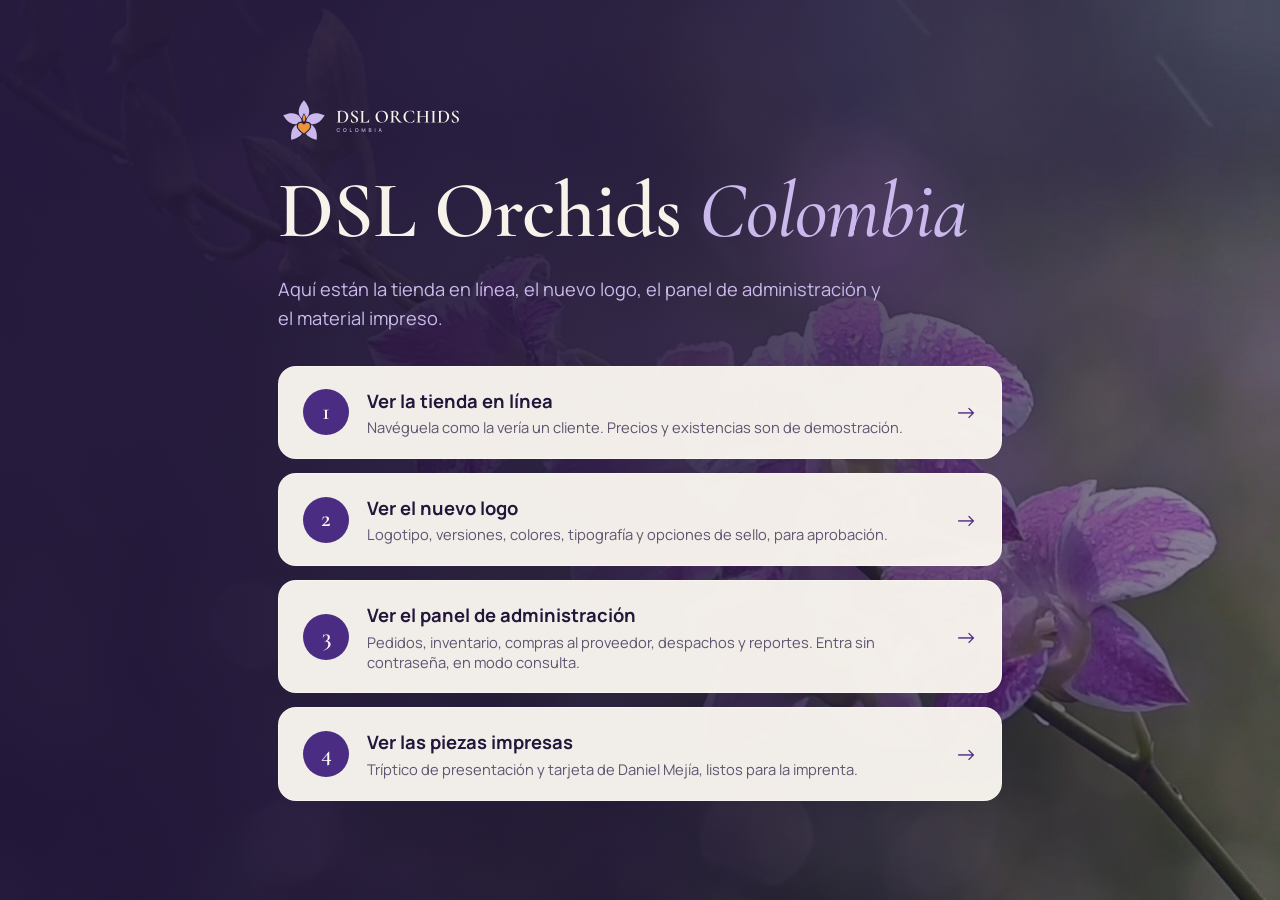
<file: index.html>
<!doctype html>
<html lang="es">
<head>
<meta charset="utf-8">
<meta name="viewport" content="width=device-width, initial-scale=1, viewport-fit=cover">
<meta name="robots" content="noindex, nofollow">
<title>DSL Orchids Colombia</title>
<link rel="icon" href="assets/marca/avatar-violeta.svg">
<link rel="preconnect" href="https://fonts.googleapis.com">
<link rel="preconnect" href="https://fonts.gstatic.com" crossorigin>
<link rel="stylesheet" href="https://fonts.googleapis.com/css2?family=Cormorant+Garamond:ital,wght@0,500;0,600;1,500&family=Manrope:wght@400;500;600;700&display=swap">
<link rel="stylesheet" href="assets/css/estilo.css?v=20261018b">
<style>
  .portada{min-height:100svh;display:flex;flex-direction:column;justify-content:center}
  .portada .wrap{display:flex;flex-direction:column;gap:22px;max-width:760px}
  .botones{display:flex;flex-direction:column;gap:14px;margin-top:10px}
  .boton{display:flex;align-items:center;gap:18px;padding:20px 24px;border-radius:18px;text-decoration:none;
    background:rgba(250,246,240,.96);color:#22163a;border:1px solid rgba(255,255,255,.4);transition:transform .2s, box-shadow .2s}
  .boton:hover{transform:translateY(-2px);box-shadow:0 16px 40px -18px rgba(0,0,0,.6)}
  .boton:focus-visible{outline:3px solid #ED943C;outline-offset:3px}
  .boton .num{flex:none;display:grid;place-items:center;width:46px;height:46px;border-radius:50%;background:#4B2C83;color:#FAF6F0;
    font-family:"Cormorant Garamond",Georgia,serif;font-size:1.5rem;font-weight:600}
  .boton .txt{display:flex;flex-direction:column;gap:2px;min-width:0}
  .boton b{font-size:1.15rem}
  .boton small{color:#5d5470;font-size:.92rem;line-height:1.35}
  .boton .flecha{margin-left:auto;flex:none;font-size:1.4rem;color:#4B2C83}
  @media (prefers-reduced-motion:reduce){.boton{transition:none}.boton:hover{transform:none}}
  @media (max-width:520px){.boton{padding:16px 16px;gap:14px}.boton .num{width:40px;height:40px;font-size:1.3rem}.boton b{font-size:1.05rem}}
</style>
</head>
<body>
<header class="hero portada">
  <img src="assets/img/hero-orquidea.jpg" alt="">
  <div class="wrap">
    <img src="assets/marca/logo-horizontal-fondo-oscuro.svg" alt="DSL Orchids Colombia" style="height:52px;width:auto;align-self:flex-start">
    <h1>DSL Orchids <em>Colombia</em></h1>
    <p class="lead">Aquí están la tienda en línea, el nuevo logo, el panel de administración y el material impreso.</p>
    <nav class="botones" aria-label="Enlaces del proyecto">
      <a class="boton" href="https://dsl-orchids-colombia.vercel.app" target="_blank" rel="noopener">
        <span class="num">1</span>
        <span class="txt"><b>Ver la tienda en línea</b><small>Navéguela como la vería un cliente. Precios y existencias son de demostración.</small></span>
        <span class="flecha" aria-hidden="true">→</span>
      </a>
      <a class="boton" href="marca/">
        <span class="num">2</span>
        <span class="txt"><b>Ver el nuevo logo</b><small>Logotipo, versiones, colores, tipografía y opciones de sello, para aprobación.</small></span>
        <span class="flecha" aria-hidden="true">→</span>
      </a>
      <!-- Oculto por ahora (pedido del usuario). Para mostrarlo, quitar el comentario:
      <a class="boton" href="operacion/">
        <span class="num">3</span>
        <span class="txt"><b>Ver la logística en Colombia</b><small>Importación, bodega en Medellín, transportadoras, pagos, facturación y trámites.</small></span>
        <span class="flecha" aria-hidden="true">→</span>
      </a>
      -->
      <a class="boton" href="https://dsl-orchids-colombia.vercel.app/admin/login" target="_blank" rel="noopener">
        <span class="num">3</span>
        <span class="txt"><b>Ver el panel de administración</b><small>Pedidos, inventario, compras al proveedor, despachos y reportes. Entra sin contraseña, en modo consulta.</small></span>
        <span class="flecha" aria-hidden="true">→</span>
      </a>
      <a class="boton" href="impresos/">
        <span class="num">4</span>
        <span class="txt"><b>Ver las piezas impresas</b><small>Tríptico de presentación y tarjeta de Daniel Mejía, listos para la imprenta.</small></span>
        <span class="flecha" aria-hidden="true">→</span>
      </a>
    </nav>
  </div>
</header>
</body>
</html>
</file>
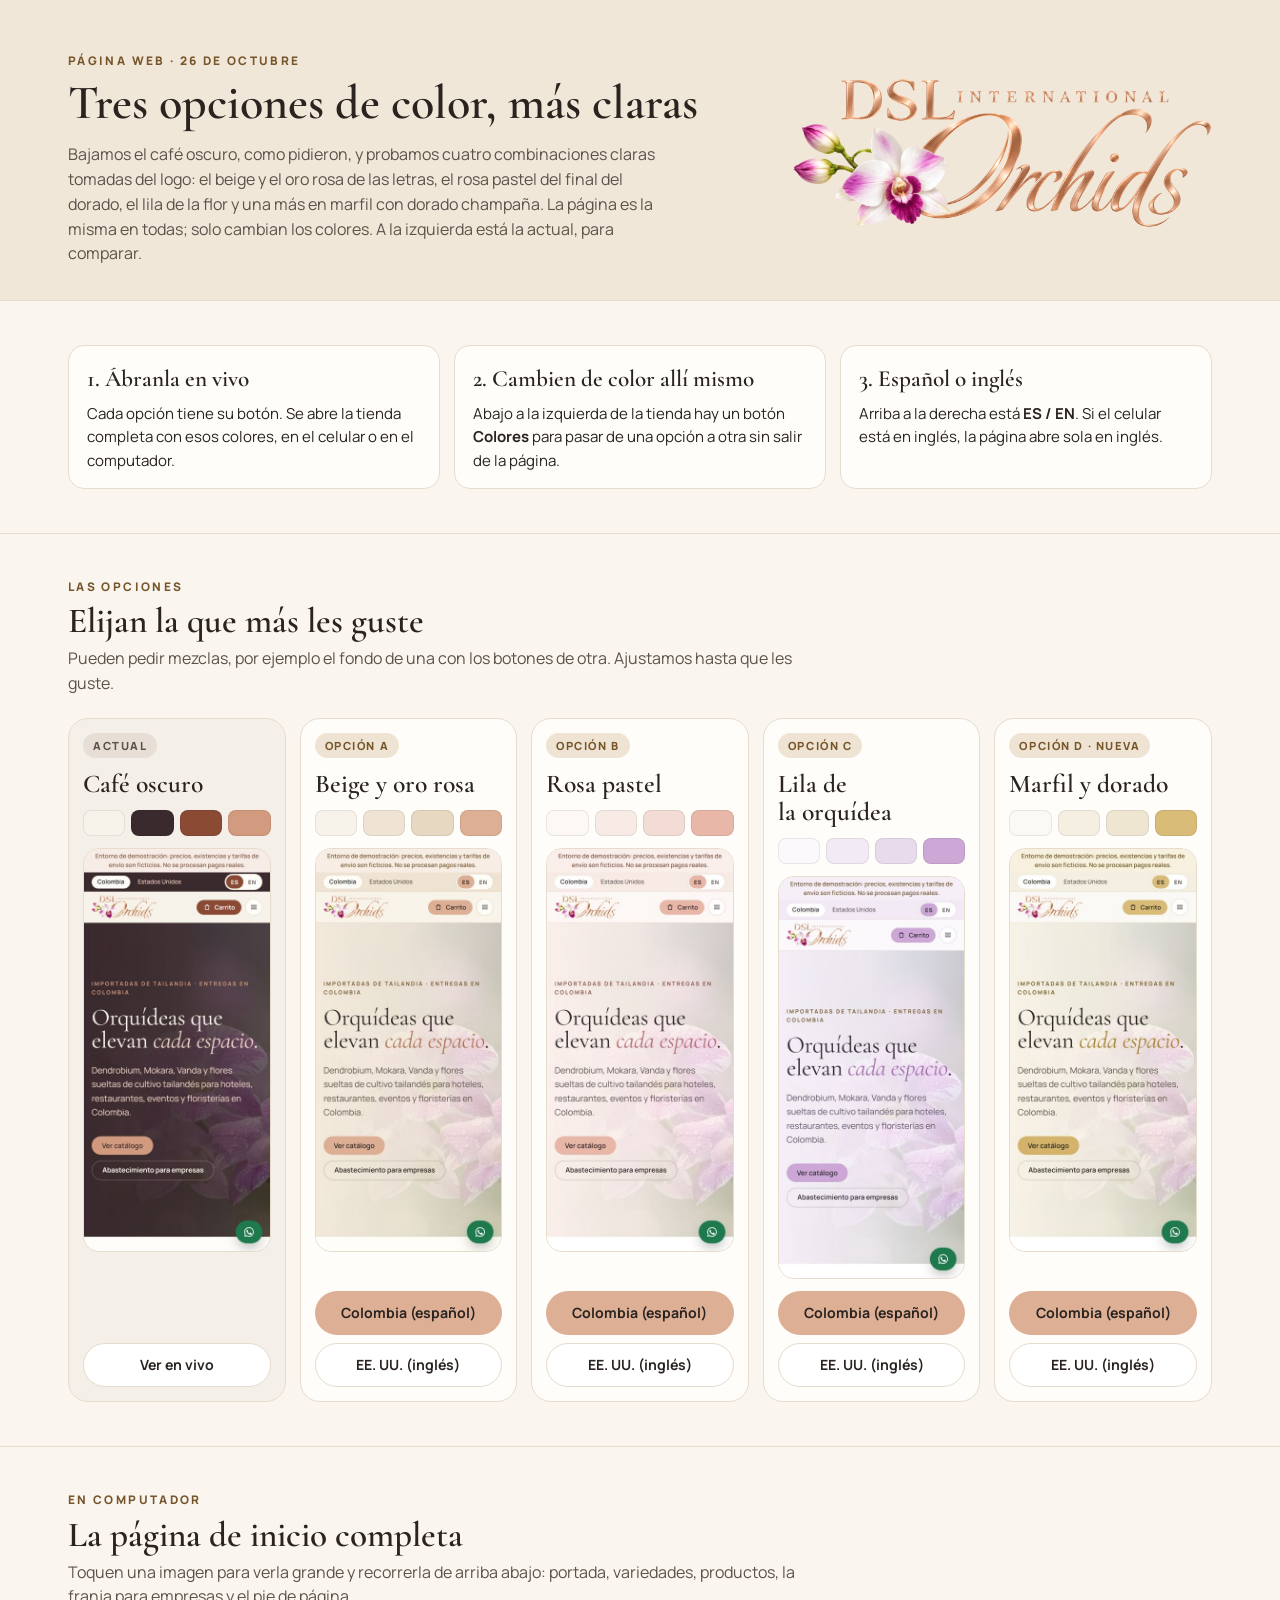
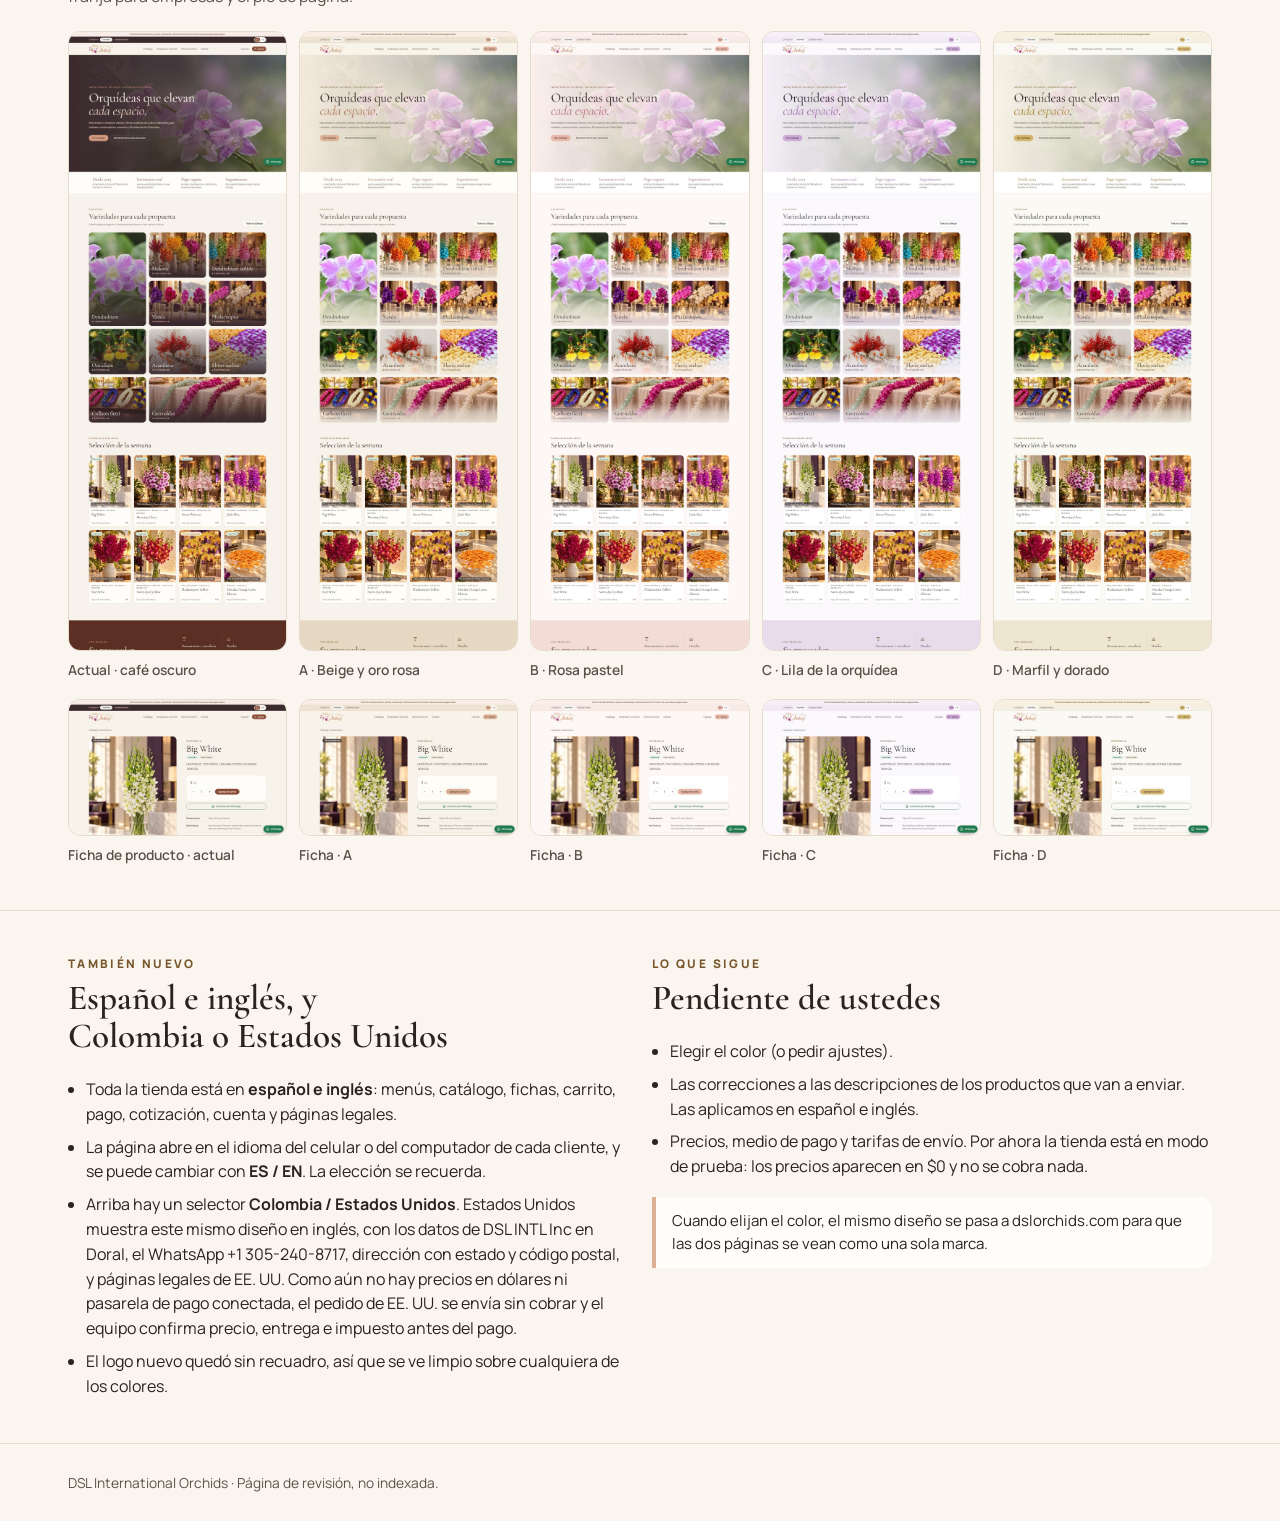
<file: colores-web/index.html>
<!doctype html>
<html lang="es">
<head>
<meta charset="utf-8">
<meta name="viewport" content="width=device-width, initial-scale=1, viewport-fit=cover">
<meta name="robots" content="noindex, nofollow">
<title>Colores de la página · DSL Orchids</title>
<link rel="icon" href="../marca-final/img/logo-dsl-oro-rosa.png">
<link rel="preconnect" href="https://fonts.googleapis.com">
<link rel="preconnect" href="https://fonts.gstatic.com" crossorigin>
<link rel="stylesheet" href="https://fonts.googleapis.com/css2?family=Cormorant+Garamond:ital,wght@0,500;0,600;1,500&family=Manrope:wght@400;600;700;800&display=swap">
<style>
  :root { --bg: #faf6ef; --surface: #fffdf9; --line: #e6dccd; --ink: #2a2320; --ink2: #5c524b; --acento: #85503b; --oro: #ddb096;
    --display: "Cormorant Garamond", Georgia, serif; --body: "Manrope", system-ui, sans-serif; color-scheme: light; }
  * { box-sizing: border-box; }
  body { margin: 0; background: var(--bg); color: var(--ink); font-family: var(--body); font-size: 16px; line-height: 1.55; }
  h1, h2, h3 { font-family: var(--display); font-weight: 600; line-height: 1.08; margin: 0; text-wrap: balance; }
  p { margin: 0; }
  .wrap { max-width: 1180px; margin: 0 auto; padding-left: max(18px, env(safe-area-inset-left, 0px)); padding-right: max(18px, env(safe-area-inset-right, 0px)); }
  header { background: #f1e7d8; padding-block: 40px 34px; border-bottom: 1px solid var(--line); }
  header .wrap { display: grid; grid-template-columns: 1.3fr 1fr; gap: 28px; align-items: center; }
  .eb { font-size: .74rem; font-weight: 800; letter-spacing: .2em; text-transform: uppercase; color: #77562c; }
  header h1 { font-size: 3rem; margin-top: 8px; }
  header p { color: var(--ink2); margin-top: 12px; max-width: 60ch; }
  header img { width: 100%; max-width: 420px; justify-self: end; }
  section { padding-block: 44px; border-bottom: 1px solid var(--line); }
  .head { display: grid; gap: 6px; margin-bottom: 22px; max-width: 74ch; }
  h2 { font-size: 2.2rem; }
  .muted { color: var(--ink2); }
  .pasos { display: grid; grid-template-columns: repeat(3, minmax(0, 1fr)); gap: 14px; }
  .paso { background: var(--surface); border: 1px solid var(--line); border-radius: 16px; padding: 16px 18px; font-size: .94rem; }
  .paso b { display: block; font-family: var(--display); font-size: 1.45rem; font-weight: 600; margin-bottom: 4px; }
  .opciones { display: grid; grid-template-columns: repeat(5, minmax(0, 1fr)); gap: 14px; }
  .opcion { background: var(--surface); border: 1px solid var(--line); border-radius: 20px; padding: 14px; display: flex; flex-direction: column; gap: 12px; min-width: 0; }
  .opcion.actual { background: #f4efe8; }
  .opcion h3 { font-size: 1.6rem; }
  .tag { align-self: flex-start; font-size: .7rem; font-weight: 800; letter-spacing: .14em; text-transform: uppercase; padding: 4px 10px; border-radius: 99px; background: #efe4d3; color: #77562c; }
  .actual .tag { background: #e7dfd6; color: #5c524b; }
  .muestras { display: flex; gap: 6px; }
  .muestras span { flex: 1; height: 26px; border-radius: 8px; border: 1px solid rgba(0,0,0,.08); }
  .movil { width: 100%; height: auto; border-radius: 16px; border: 1px solid var(--line); display: block; cursor: zoom-in; }
  .btns { display: grid; gap: 8px; margin-top: auto; }
  .btns a { display: flex; align-items: center; justify-content: center; min-height: 44px; text-decoration: none; font-weight: 700; font-size: .88rem; border-radius: 99px; padding: 8px 14px; }
  .btns a.p { background: var(--oro); color: var(--ink); }
  .btns a.s { border: 1px solid var(--line); background: #fff; color: var(--ink); }
  .btns a:hover { filter: brightness(.96); }
  .completas { display: grid; grid-template-columns: repeat(5, minmax(0, 1fr)); gap: 12px; }
  figure { margin: 0; display: flex; flex-direction: column; gap: 8px; min-width: 0; }
  figcaption { font-size: .86rem; color: var(--ink2); font-weight: 600; }
  .alto { height: 620px; overflow: hidden; border-radius: 12px; border: 1px solid var(--line); cursor: zoom-in; }
  .alto img { width: 100%; display: block; }
  .ficha { width: 100%; border-radius: 12px; border: 1px solid var(--line); display: block; cursor: zoom-in; }
  ul.lista { margin: 0; padding-left: 1.1em; display: grid; gap: 8px; }
  .nota { border-left: 4px solid var(--oro); background: var(--surface); border-radius: 0 12px 12px 0; padding: 12px 16px; font-size: .94rem; margin-top: 18px; }
  .dos { display: grid; grid-template-columns: 1fr 1fr; gap: 24px; }
  .dos > * { min-width: 0; }
  footer { padding-block: 28px; color: var(--ink2); font-size: .86rem; }
  .zoom { position: fixed; inset: 0; z-index: 100; background: rgba(20,14,16,.92); display: flex; align-items: flex-start; justify-content: center; overflow: auto; padding: max(60px, env(safe-area-inset-top, 0px)) 16px 20px; cursor: zoom-out; }
  .zoom[hidden] { display: none; }
  .zoom img { max-width: min(1300px, 100%); height: auto; border-radius: 8px; }
  .zoom button { position: fixed; top: max(12px, env(safe-area-inset-top, 0px)); right: max(12px, env(safe-area-inset-right, 0px)); width: 46px; height: 46px; border-radius: 50%; border: 0; background: #fff; font-size: 26px; cursor: pointer; }
  body.sin-scroll { overflow: hidden; }
  @media (max-width: 1180px) { .opciones, .completas { grid-template-columns: repeat(3, minmax(0, 1fr)); } }
  @media (max-width: 980px) { .opciones, .completas { grid-template-columns: repeat(2, minmax(0, 1fr)); } }
  @media (max-width: 760px) { header .wrap, .pasos, .dos { grid-template-columns: 1fr; } header img { justify-self: start; } header h1 { font-size: 2.4rem; } }
  @media (max-width: 520px) { .opciones, .completas { grid-template-columns: 1fr; } .alto { height: 520px; } }
</style>
</head>
<body>
<header>
  <div class="wrap">
    <div>
      <p class="eb">Página web · 26 de octubre</p>
      <h1>Tres opciones de color, más claras</h1>
      <p>Bajamos el café oscuro, como pidieron, y probamos cuatro combinaciones claras tomadas del logo: el beige y el oro rosa de las letras, el rosa pastel del final del dorado, el lila de la flor y una más en marfil con dorado champaña. La página es la misma en todas; solo cambian los colores. A la izquierda está la actual, para comparar.</p>
    </div>
    <img src="../marca-final/img/logo-dsl-oro-rosa.png" alt="DSL International Orchids">
  </div>
</header>

<main>
<section>
  <div class="wrap">
    <div class="pasos">
      <div class="paso"><b>1. Ábranla en vivo</b>Cada opción tiene su botón. Se abre la tienda completa con esos colores, en el celular o en el computador.</div>
      <div class="paso"><b>2. Cambien de color allí mismo</b>Abajo a la izquierda de la tienda hay un botón <strong>Colores</strong> para pasar de una opción a otra sin salir de la página.</div>
      <div class="paso"><b>3. Español o inglés</b>Arriba a la derecha está <strong>ES / EN</strong>. Si el celular está en inglés, la página abre sola en inglés.</div>
    </div>
  </div>
</section>

<section id="opciones">
  <div class="wrap">
    <div class="head">
      <p class="eb">Las opciones</p>
      <h2>Elijan la que más les guste</h2>
      <p class="muted">Pueden pedir mezclas, por ejemplo el fondo de una con los botones de otra. Ajustamos hasta que les guste.</p>
    </div>
    <div class="opciones">
      <article class="opcion actual">
        <span class="tag">Actual</span>
        <h3>Café oscuro</h3>
        <div class="muestras" aria-hidden="true"><span style="background:#f7f2ea"></span><span style="background:#3a2a2e"></span><span style="background:#8a4a34"></span><span style="background:#d29a7e"></span></div>
        <img class="movil" src="img/actual-movil.jpg" alt="Inicio en celular con la versión actual, de fondo café oscuro" data-zoom="img/actual-inicio.jpg">
        <div class="btns">
          <a class="s" href="https://dsl-orchids-colombia.vercel.app/?tema=actual&amp;lang=es&amp;pais=co">Ver en vivo</a>
        </div>
      </article>
      <article class="opcion">
        <span class="tag">Opción A</span>
        <h3>Beige y oro rosa</h3>
        <div class="muestras" aria-hidden="true"><span style="background:#f8f3ea"></span><span style="background:#efe4d3"></span><span style="background:#e7d8c2"></span><span style="background:#ddb096"></span></div>
        <img class="movil" src="img/a-movil.jpg" alt="Inicio en celular con la opción A, beige y oro rosa" data-zoom="img/a-inicio.jpg">
        <div class="btns">
          <a class="p" href="https://dsl-orchids-colombia.vercel.app/?tema=a&amp;lang=es&amp;pais=co">Colombia (español)</a>
          <a class="s" href="https://dsl-orchids-colombia.vercel.app/?tema=a&amp;lang=en&amp;pais=us">EE. UU. (inglés)</a>
        </div>
      </article>
      <article class="opcion">
        <span class="tag">Opción B</span>
        <h3>Rosa pastel</h3>
        <div class="muestras" aria-hidden="true"><span style="background:#fdf8f6"></span><span style="background:#f8eae5"></span><span style="background:#f2dcd5"></span><span style="background:#e8b7a8"></span></div>
        <img class="movil" src="img/b-movil.jpg" alt="Inicio en celular con la opción B, rosa pastel" data-zoom="img/b-inicio.jpg">
        <div class="btns">
          <a class="p" href="https://dsl-orchids-colombia.vercel.app/?tema=b&amp;lang=es&amp;pais=co">Colombia (español)</a>
          <a class="s" href="https://dsl-orchids-colombia.vercel.app/?tema=b&amp;lang=en&amp;pais=us">EE. UU. (inglés)</a>
        </div>
      </article>
      <article class="opcion">
        <span class="tag">Opción C</span>
        <h3>Lila de la orquídea</h3>
        <div class="muestras" aria-hidden="true"><span style="background:#fbf9fc"></span><span style="background:#f2eaf4"></span><span style="background:#e8dcec"></span><span style="background:#cda8d6"></span></div>
        <img class="movil" src="img/c-movil.jpg" alt="Inicio en celular con la opción C, lila" data-zoom="img/c-inicio.jpg">
        <div class="btns">
          <a class="p" href="https://dsl-orchids-colombia.vercel.app/?tema=c&amp;lang=es&amp;pais=co">Colombia (español)</a>
          <a class="s" href="https://dsl-orchids-colombia.vercel.app/?tema=c&amp;lang=en&amp;pais=us">EE. UU. (inglés)</a>
        </div>
      </article>
      <article class="opcion">
        <span class="tag">Opción D · nueva</span>
        <h3>Marfil y dorado</h3>
        <div class="muestras" aria-hidden="true"><span style="background:#fbf9f4"></span><span style="background:#f5efe2"></span><span style="background:#efe6d2"></span><span style="background:#d8bc78"></span></div>
        <img class="movil" src="img/d-movil.jpg" alt="Inicio en celular con la opción D, marfil y dorado champaña" data-zoom="img/d-inicio.jpg">
        <div class="btns">
          <a class="p" href="https://dsl-orchids-colombia.vercel.app/?tema=d&amp;lang=es&amp;pais=co">Colombia (español)</a>
          <a class="s" href="https://dsl-orchids-colombia.vercel.app/?tema=d&amp;lang=en&amp;pais=us">EE. UU. (inglés)</a>
        </div>
      </article>
    </div>
  </div>
</section>

<section id="completas">
  <div class="wrap">
    <div class="head">
      <p class="eb">En computador</p>
      <h2>La página de inicio completa</h2>
      <p class="muted">Toquen una imagen para verla grande y recorrerla de arriba abajo: portada, variedades, productos, la franja para empresas y el pie de página.</p>
    </div>
    <div class="completas">
      <figure><div class="alto" data-zoom="img/actual-inicio.jpg"><img src="img/actual-inicio.jpg" alt="Inicio completo, versión actual" loading="lazy"></div><figcaption>Actual · café oscuro</figcaption></figure>
      <figure><div class="alto" data-zoom="img/a-inicio.jpg"><img src="img/a-inicio.jpg" alt="Inicio completo, opción A" loading="lazy"></div><figcaption>A · Beige y oro rosa</figcaption></figure>
      <figure><div class="alto" data-zoom="img/b-inicio.jpg"><img src="img/b-inicio.jpg" alt="Inicio completo, opción B" loading="lazy"></div><figcaption>B · Rosa pastel</figcaption></figure>
      <figure><div class="alto" data-zoom="img/c-inicio.jpg"><img src="img/c-inicio.jpg" alt="Inicio completo, opción C" loading="lazy"></div><figcaption>C · Lila de la orquídea</figcaption></figure>
      <figure><div class="alto" data-zoom="img/d-inicio.jpg"><img src="img/d-inicio.jpg" alt="Inicio completo, opción D" loading="lazy"></div><figcaption>D · Marfil y dorado</figcaption></figure>
    </div>
    <div class="completas" style="margin-top:18px">
      <figure><img class="ficha" src="img/actual-ficha.jpg" alt="Ficha de producto, versión actual" data-zoom="img/actual-ficha.jpg" loading="lazy"><figcaption>Ficha de producto · actual</figcaption></figure>
      <figure><img class="ficha" src="img/a-ficha.jpg" alt="Ficha de producto, opción A" data-zoom="img/a-ficha.jpg" loading="lazy"><figcaption>Ficha · A</figcaption></figure>
      <figure><img class="ficha" src="img/b-ficha.jpg" alt="Ficha de producto, opción B" data-zoom="img/b-ficha.jpg" loading="lazy"><figcaption>Ficha · B</figcaption></figure>
      <figure><img class="ficha" src="img/c-ficha.jpg" alt="Ficha de producto, opción C" data-zoom="img/c-ficha.jpg" loading="lazy"><figcaption>Ficha · C</figcaption></figure>
      <figure><img class="ficha" src="img/d-ficha.jpg" alt="Ficha de producto, opción D" data-zoom="img/d-ficha.jpg" loading="lazy"><figcaption>Ficha · D</figcaption></figure>
    </div>
  </div>
</section>

<section id="novedades">
  <div class="wrap dos">
    <div>
      <div class="head">
        <p class="eb">También nuevo</p>
        <h2>Español e inglés, y Colombia o Estados Unidos</h2>
      </div>
      <ul class="lista">
        <li>Toda la tienda está en <strong>español e inglés</strong>: menús, catálogo, fichas, carrito, pago, cotización, cuenta y páginas legales.</li>
        <li>La página abre en el idioma del celular o del computador de cada cliente, y se puede cambiar con <strong>ES / EN</strong>. La elección se recuerda.</li>
        <li>Arriba hay un selector <strong>Colombia / Estados Unidos</strong>. Estados Unidos muestra este mismo diseño en inglés, con los datos de DSL INTL Inc en Doral, el WhatsApp +1 305-240-8717, dirección con estado y código postal, y páginas legales de EE. UU. Como aún no hay precios en dólares ni pasarela de pago conectada, el pedido de EE. UU. se envía sin cobrar y el equipo confirma precio, entrega e impuesto antes del pago.</li>
        <li>El logo nuevo quedó sin recuadro, así que se ve limpio sobre cualquiera de los colores.</li>
      </ul>
    </div>
    <div>
      <div class="head">
        <p class="eb">Lo que sigue</p>
        <h2>Pendiente de ustedes</h2>
      </div>
      <ul class="lista">
        <li>Elegir el color (o pedir ajustes).</li>
        <li>Las correcciones a las descripciones de los productos que van a enviar. Las aplicamos en español e inglés.</li>
        <li>Precios, medio de pago y tarifas de envío. Por ahora la tienda está en modo de prueba: los precios aparecen en $0 y no se cobra nada.</li>
      </ul>
      <p class="nota">Cuando elijan el color, el mismo diseño se pasa a dslorchids.com para que las dos páginas se vean como una sola marca.</p>
    </div>
  </div>
</section>
</main>

<footer>
  <div class="wrap">DSL International Orchids · Página de revisión, no indexada.</div>
</footer>

<div class="zoom" hidden role="dialog" aria-label="Imagen ampliada">
  <button type="button" aria-label="Cerrar">×</button>
  <img alt="">
</div>
<script>
  const zoom = document.querySelector(".zoom");
  const zimg = zoom.querySelector("img");
  document.querySelectorAll("[data-zoom]").forEach((el) => {
    el.addEventListener("click", () => {
      zimg.src = el.dataset.zoom;
      zimg.alt = (el.querySelector("img") || el).alt || "";
      zoom.hidden = false; zoom.scrollTop = 0; document.body.classList.add("sin-scroll");
    });
  });
  const cerrar = () => { zoom.hidden = true; document.body.classList.remove("sin-scroll"); };
  zoom.addEventListener("click", cerrar);
  document.addEventListener("keydown", (e) => { if (e.key === "Escape") cerrar(); });

  // El prototipo se "duerme" tras unos minutos sin visitas; se despierta mientras se lee esta página
  // para que "Ver en vivo" abra al instante.
  const PROTO = "https://dsl-orchids-colombia.vercel.app/";
  let ultimo = 0;
  const despertar = () => {
    if (Date.now() - ultimo < 60000) return;
    ultimo = Date.now();
    fetch(PROTO, { mode: "no-cors", cache: "no-store", credentials: "omit" }).catch(() => {});
  };
  despertar();
  document.querySelectorAll('a[href^="' + PROTO + '"]').forEach((a) => {
    a.addEventListener("pointerenter", despertar);
    a.addEventListener("touchstart", despertar, { passive: true });
  });
  document.addEventListener("visibilitychange", () => { if (!document.hidden) despertar(); });
</script>
</body>
</html>
</file>
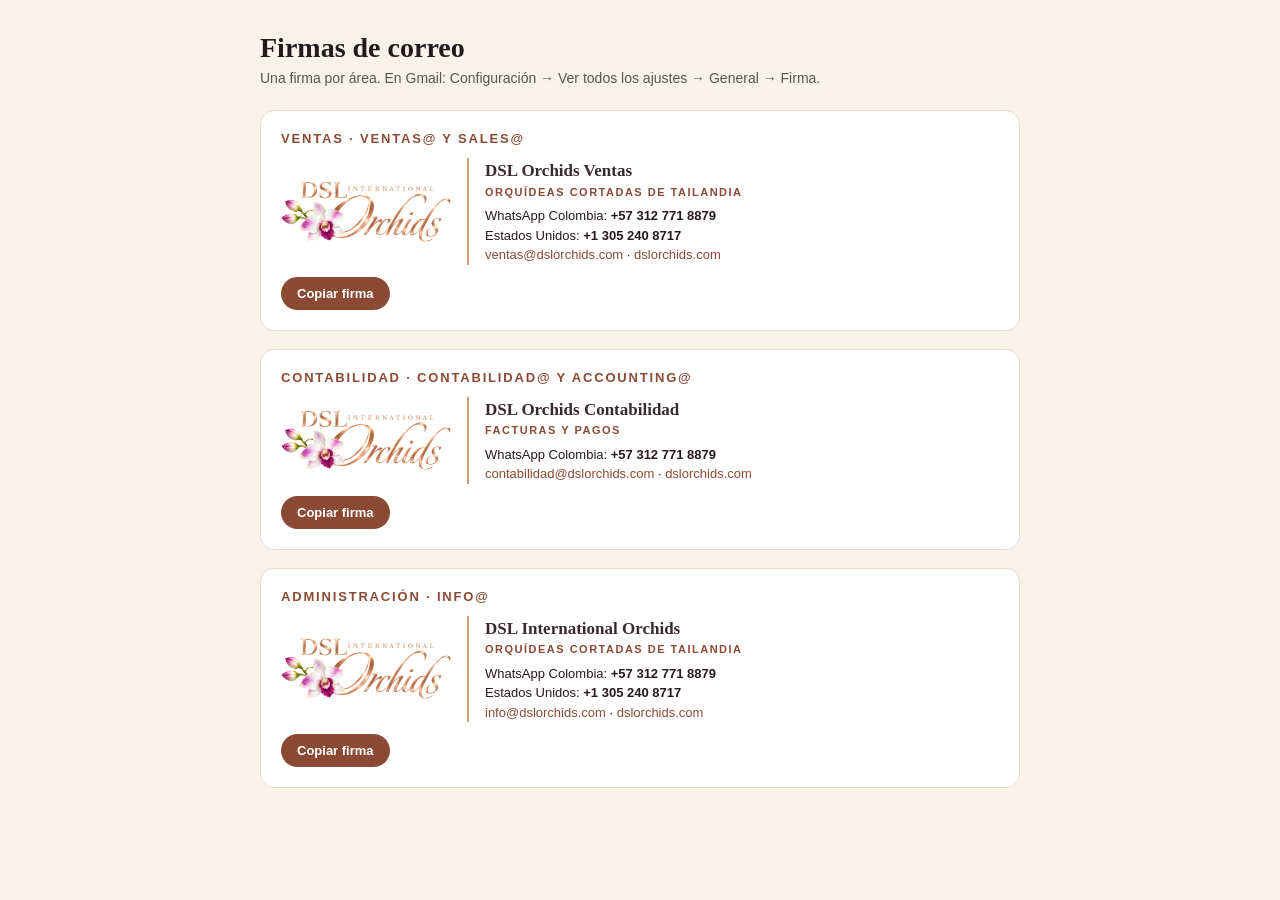
<file: firma/index.html>
<!doctype html>
<html lang="es">
<head>
<meta charset="utf-8">
<meta name="viewport" content="width=device-width, initial-scale=1">
<meta name="robots" content="noindex, nofollow">
<title>Firmas de correo · DSL International Orchids</title>
<style>
  body { margin: 0; background: #f7f2ea; font-family: Manrope, Arial, sans-serif; color: #241a1c; }
  .wrap { max-width: 760px; margin: 0 auto; padding: 32px max(16px, env(safe-area-inset-left)); }
  h1 { font-family: Georgia, serif; font-weight: 600; font-size: 28px; margin: 0 0 6px; }
  .sub { color: #5f5351; margin: 0 0 24px; font-size: 14px; }
  .caja { background: #fff; border: 1px solid #e8ddcc; border-radius: 14px; padding: 20px; margin-bottom: 18px; }
  .caja h2 { margin: 0 0 12px; font-size: 13px; letter-spacing: .14em; text-transform: uppercase; color: #8a4a34; }
  button { margin-top: 12px; border: 0; background: #8a4a34; color: #fff; border-radius: 99px; padding: 9px 16px; font: inherit; font-size: 13px; font-weight: 700; cursor: pointer; }
  .ok { margin-left: 8px; font-size: 13px; color: #2c6a4c; }
</style>
</head>
<body>
<div class="wrap">
  <h1>Firmas de correo</h1>
  <p class="sub">Una firma por área. En Gmail: Configuración → Ver todos los ajustes → General → Firma.</p>

  <!-- Cada firma usa solo tablas y estilos en línea para que Gmail y Outlook la muestren igual. -->
  <div class="caja"><h2>Ventas · ventas@ y sales@</h2>
    <div class="firma" id="f-ventas">
<table cellpadding="0" cellspacing="0" border="0" style="font-family:Arial,Helvetica,sans-serif;color:#241a1c">
  <tr>
    <td style="padding-right:16px;border-right:2px solid #d29a7e;vertical-align:middle"><a href="https://dslorchids.com"><img src="https://centrisdata-lab.github.io/dsl-orchids-colombia/firma/logo-firma.png" width="170" alt="DSL International Orchids" style="display:block;border:0;width:170px;height:auto"></a></td>
    <td style="padding-left:16px;vertical-align:middle;font-size:13px;line-height:1.5">
      <div style="font-family:Georgia,'Times New Roman',serif;font-size:17px;font-weight:bold;color:#3a2a2e">DSL Orchids Ventas</div>
      <div style="font-size:11px;letter-spacing:1.5px;text-transform:uppercase;color:#8a4a34;font-weight:bold">Orquídeas cortadas de Tailandia</div>
      <div style="margin-top:6px">WhatsApp Colombia: <a href="https://wa.me/573127718879" style="color:#241a1c;text-decoration:none"><b>+57 312 771 8879</b></a></div>
      <div>Estados Unidos: <a href="tel:+13052408717" style="color:#241a1c;text-decoration:none"><b>+1 305 240 8717</b></a></div>
      <div><a href="mailto:ventas@dslorchids.com" style="color:#8a4a34;text-decoration:none">ventas@dslorchids.com</a> · <a href="https://dslorchids.com" style="color:#8a4a34;text-decoration:none">dslorchids.com</a></div>
    </td>
  </tr>
</table>
    </div>
    <button type="button" data-copiar="f-ventas">Copiar firma</button><span class="ok" hidden>Copiada</span>
  </div>

  <div class="caja"><h2>Contabilidad · contabilidad@ y accounting@</h2>
    <div class="firma" id="f-conta">
<table cellpadding="0" cellspacing="0" border="0" style="font-family:Arial,Helvetica,sans-serif;color:#241a1c">
  <tr>
    <td style="padding-right:16px;border-right:2px solid #d29a7e;vertical-align:middle"><a href="https://dslorchids.com"><img src="https://centrisdata-lab.github.io/dsl-orchids-colombia/firma/logo-firma.png" width="170" alt="DSL International Orchids" style="display:block;border:0;width:170px;height:auto"></a></td>
    <td style="padding-left:16px;vertical-align:middle;font-size:13px;line-height:1.5">
      <div style="font-family:Georgia,'Times New Roman',serif;font-size:17px;font-weight:bold;color:#3a2a2e">DSL Orchids Contabilidad</div>
      <div style="font-size:11px;letter-spacing:1.5px;text-transform:uppercase;color:#8a4a34;font-weight:bold">Facturas y pagos</div>
      <div style="margin-top:6px">WhatsApp Colombia: <a href="https://wa.me/573127718879" style="color:#241a1c;text-decoration:none"><b>+57 312 771 8879</b></a></div>
      <div><a href="mailto:contabilidad@dslorchids.com" style="color:#8a4a34;text-decoration:none">contabilidad@dslorchids.com</a> · <a href="https://dslorchids.com" style="color:#8a4a34;text-decoration:none">dslorchids.com</a></div>
    </td>
  </tr>
</table>
    </div>
    <button type="button" data-copiar="f-conta">Copiar firma</button><span class="ok" hidden>Copiada</span>
  </div>

  <div class="caja"><h2>Administración · info@</h2>
    <div class="firma" id="f-info">
<table cellpadding="0" cellspacing="0" border="0" style="font-family:Arial,Helvetica,sans-serif;color:#241a1c">
  <tr>
    <td style="padding-right:16px;border-right:2px solid #d29a7e;vertical-align:middle"><a href="https://dslorchids.com"><img src="https://centrisdata-lab.github.io/dsl-orchids-colombia/firma/logo-firma.png" width="170" alt="DSL International Orchids" style="display:block;border:0;width:170px;height:auto"></a></td>
    <td style="padding-left:16px;vertical-align:middle;font-size:13px;line-height:1.5">
      <div style="font-family:Georgia,'Times New Roman',serif;font-size:17px;font-weight:bold;color:#3a2a2e">DSL International Orchids</div>
      <div style="font-size:11px;letter-spacing:1.5px;text-transform:uppercase;color:#8a4a34;font-weight:bold">Orquídeas cortadas de Tailandia</div>
      <div style="margin-top:6px">WhatsApp Colombia: <a href="https://wa.me/573127718879" style="color:#241a1c;text-decoration:none"><b>+57 312 771 8879</b></a></div>
      <div>Estados Unidos: <a href="tel:+13052408717" style="color:#241a1c;text-decoration:none"><b>+1 305 240 8717</b></a></div>
      <div><a href="mailto:info@dslorchids.com" style="color:#8a4a34;text-decoration:none">info@dslorchids.com</a> · <a href="https://dslorchids.com" style="color:#8a4a34;text-decoration:none">dslorchids.com</a></div>
    </td>
  </tr>
</table>
    </div>
    <button type="button" data-copiar="f-info">Copiar firma</button><span class="ok" hidden>Copiada</span>
  </div>
</div>
<script>
  document.querySelectorAll("[data-copiar]").forEach(function (b) {
    b.addEventListener("click", function () {
      var el = document.getElementById(b.dataset.copiar), html = el.innerHTML;
      var listo = function () { var ok = b.nextElementSibling; ok.hidden = false; setTimeout(function () { ok.hidden = true; }, 2000); };
      try {
        navigator.clipboard.write([new ClipboardItem({ "text/html": new Blob([html], { type: "text/html" }), "text/plain": new Blob([el.innerText], { type: "text/plain" }) })]).then(listo, function () { seleccionar(el); });
      } catch (e) { seleccionar(el); }
    });
  });
  function seleccionar(el) { var r = document.createRange(); r.selectNodeContents(el); var s = getSelection(); s.removeAllRanges(); s.addRange(r); document.execCommand("copy"); }
</script>
</body>
</html>
</file>
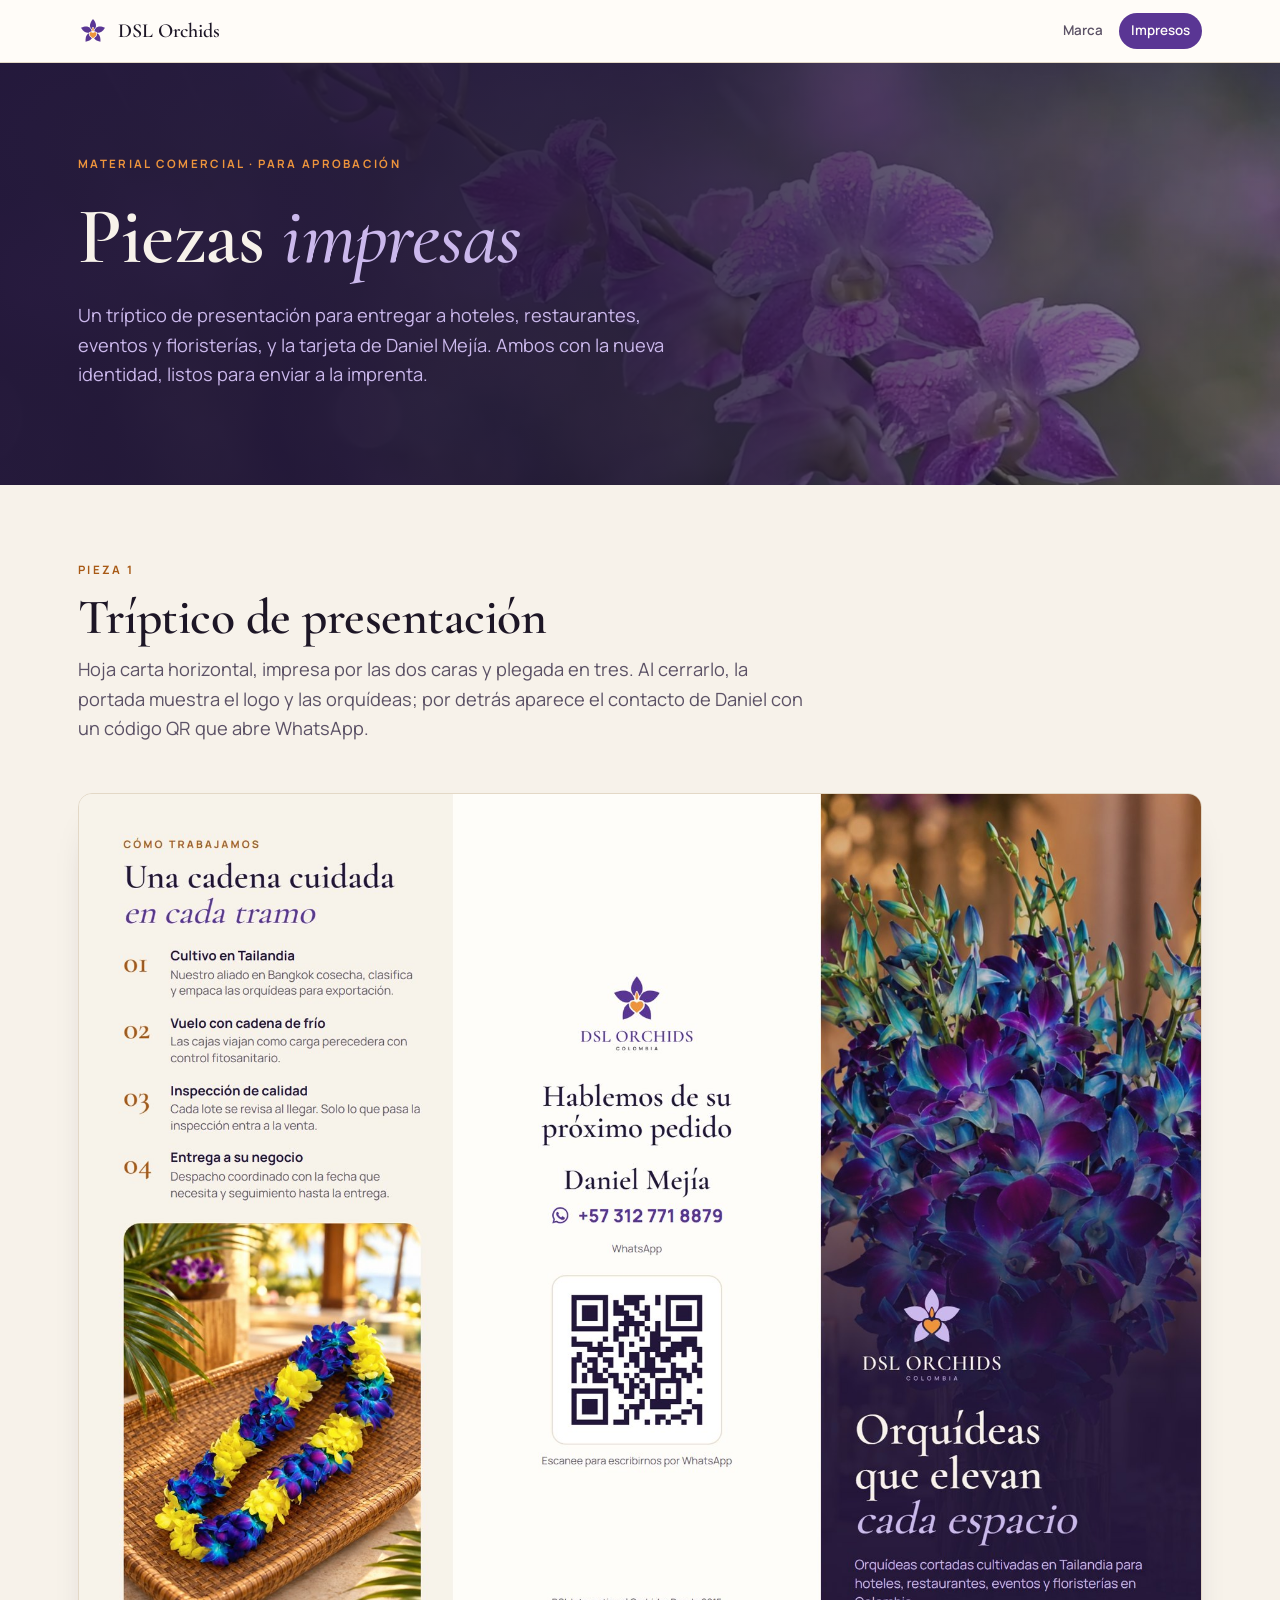
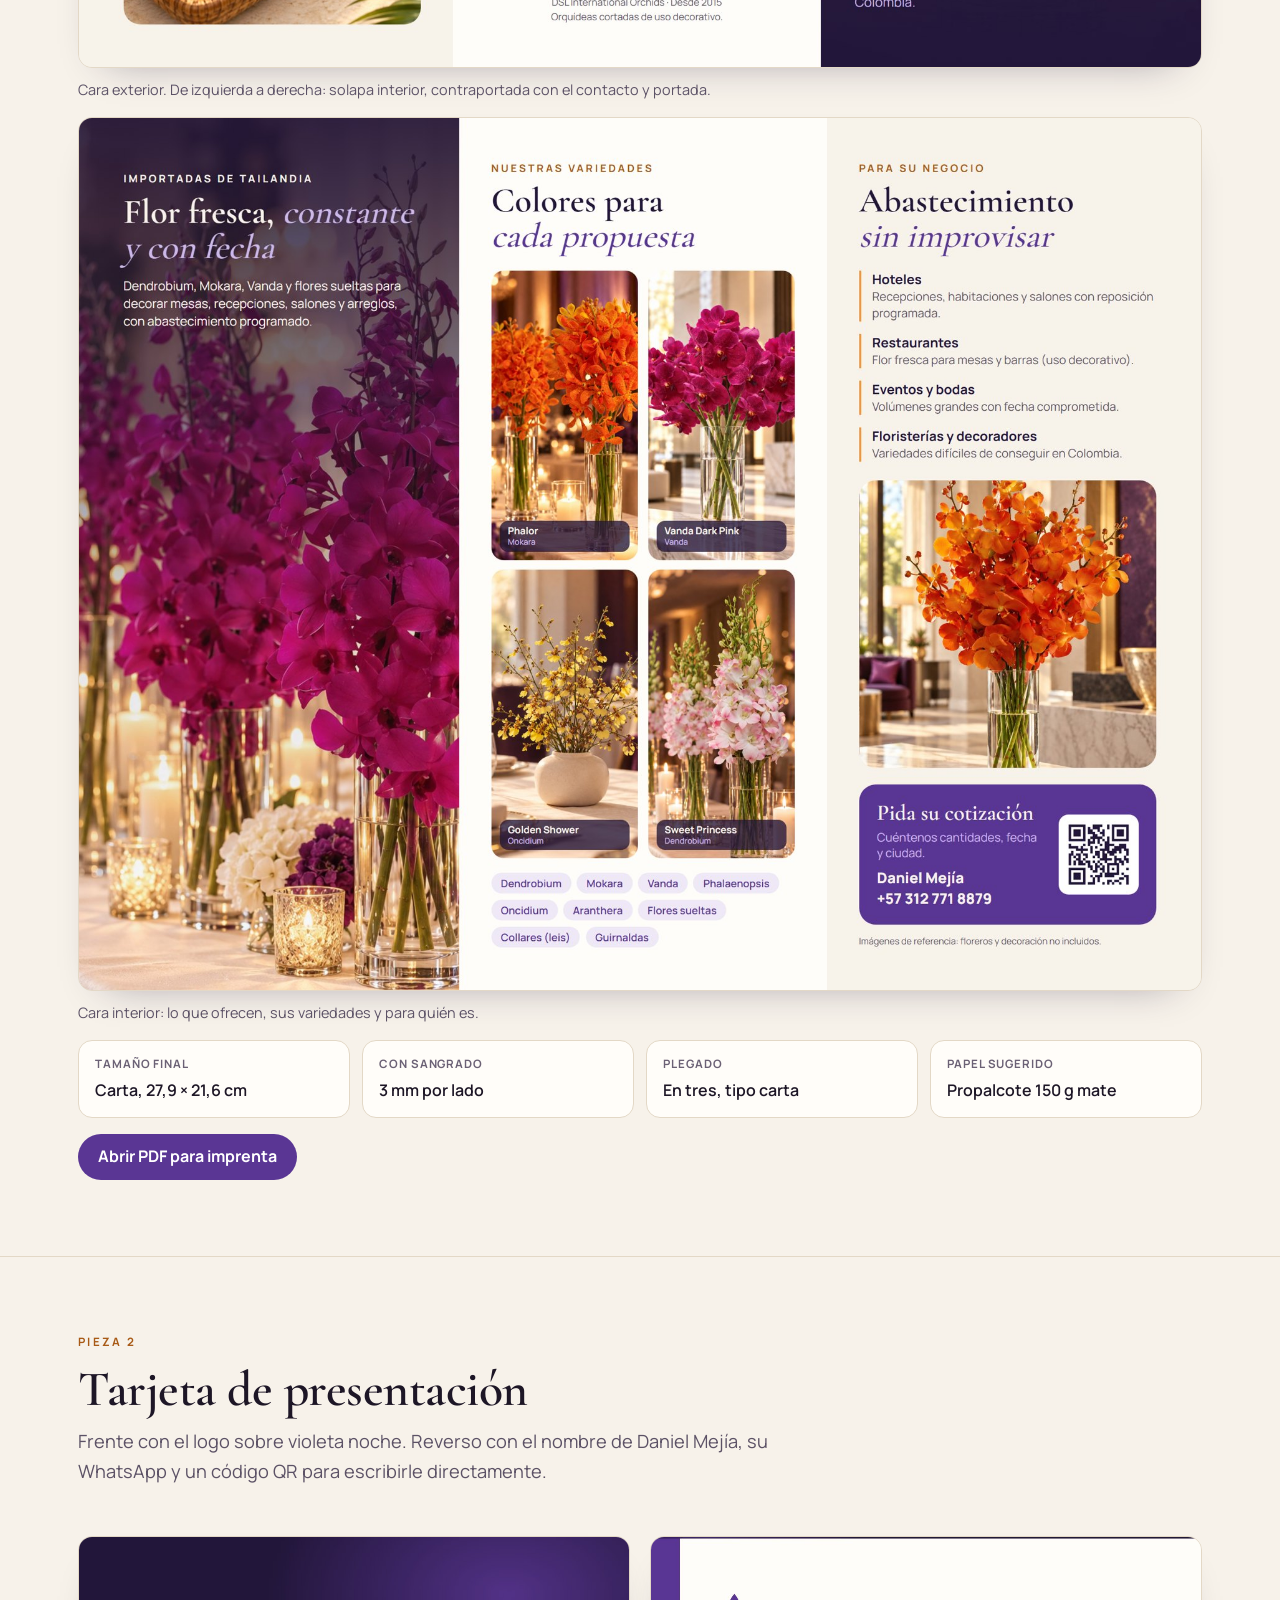
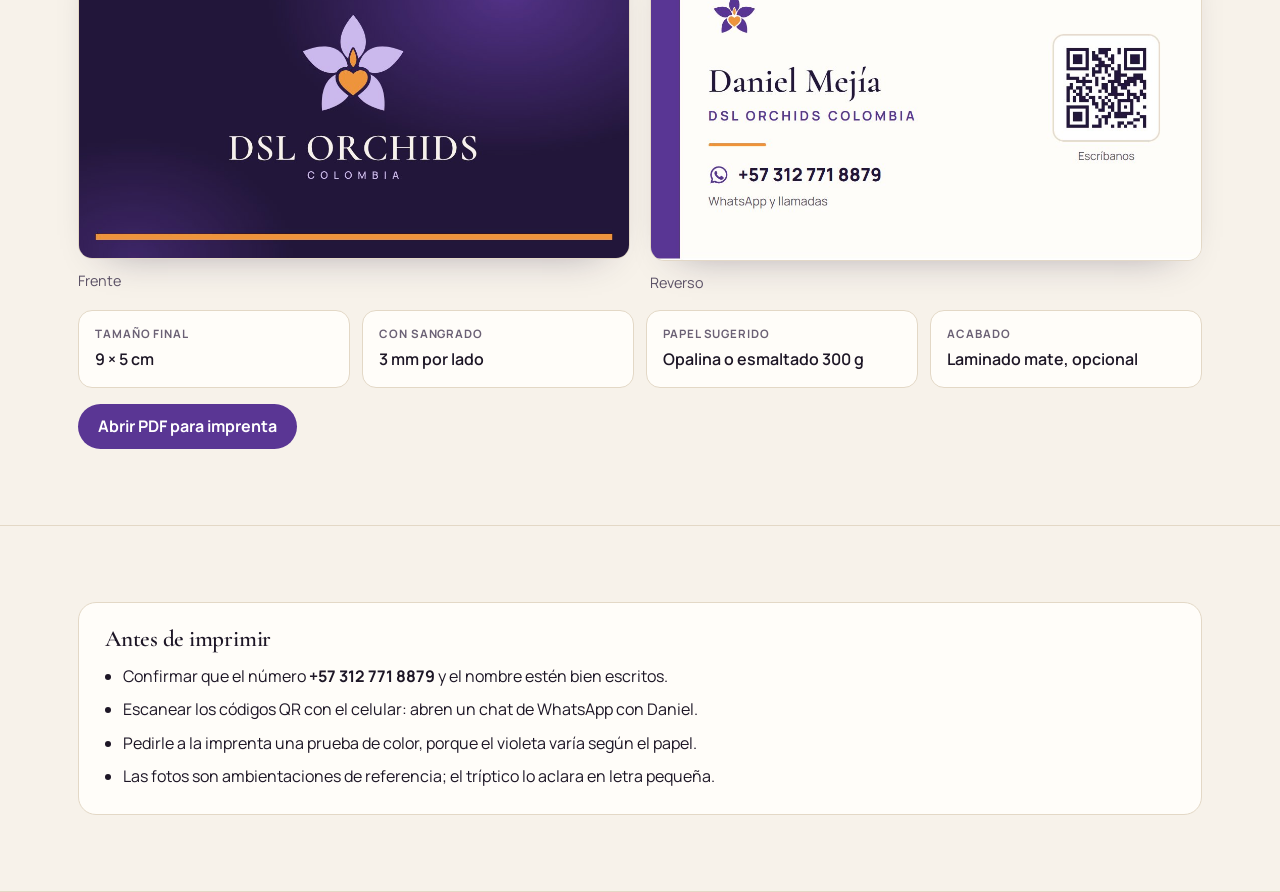
<file: impresos/index.html>
<!doctype html>
<html lang="es">
<head>
<meta charset="utf-8">
<meta name="viewport" content="width=device-width, initial-scale=1, viewport-fit=cover">
<meta name="robots" content="noindex, nofollow">
<title>Piezas impresas · DSL Orchids Colombia</title>
<meta name="description" content="Tríptico de presentación y tarjeta de Daniel Mejía, listos para imprenta.">
<link rel="icon" href="../assets/marca/avatar-violeta.svg">
<link rel="preconnect" href="https://fonts.googleapis.com">
<link rel="preconnect" href="https://fonts.gstatic.com" crossorigin>
<link rel="stylesheet" href="https://fonts.googleapis.com/css2?family=Cormorant+Garamond:ital,wght@0,500;0,600;1,500&family=Manrope:wght@400;500;600;700&display=swap">
<link rel="stylesheet" href="../assets/css/estilo.css?v=20261018b">
<style>
  .pieza{display:flex;flex-direction:column;gap:16px}
  .pieza figure{margin:0;display:flex;flex-direction:column;gap:10px}
  .pieza img{width:100%;height:auto;display:block;border-radius:14px;border:1px solid var(--line);box-shadow:var(--shadow);background:#fff}
  .pieza figcaption{font-size:.9rem;color:var(--ink-2)}
  .duo{display:grid;grid-template-columns:repeat(2,minmax(0,1fr));gap:20px}
  .duo > *{min-width:0}
  .specs{display:grid;grid-template-columns:repeat(auto-fit,minmax(180px,1fr));gap:12px}
  .specs div{border:1px solid var(--line);border-radius:14px;background:var(--surface);padding:14px 16px}
  .specs b{display:block;font-size:.72rem;letter-spacing:.08em;text-transform:uppercase;color:var(--ink-3)}
  .specs span{display:block;margin-top:4px;font-weight:600;color:var(--ink)}
  .descargar{display:inline-flex;align-items:center;gap:10px;align-self:flex-start;min-height:44px;padding:10px 20px;border-radius:999px;background:var(--accent);color:#fff;font-weight:700;text-decoration:none}
  .descargar:hover{filter:brightness(1.08)}
  .descargar:focus-visible{outline:3px solid var(--saffron);outline-offset:3px}
  @media (max-width:760px){.duo{grid-template-columns:1fr}}
</style>
</head>
<body>
<nav class="nav" aria-label="Páginas">
  <div class="wrap">
    <a class="brand" href="../"><img src="../assets/marca/isotipo-color.svg" alt=""><span>DSL Orchids</span></a>
    <ul>
      <li><a class="tab" href="../marca/">Marca</a></li>
      <!-- <li><a class="tab" href="../operacion/">Logística</a></li> -->
      <li><a class="tab here" href="../impresos/" aria-current="page">Impresos</a></li>
    </ul>
  </div>
</nav>

<header class="hero">
  <img src="../assets/img/hero-orquidea.jpg" alt="">
  <div class="wrap">
    <p class="eyebrow">Material comercial · para aprobación</p>
    <h1>Piezas <em>impresas</em></h1>
    <p class="lead">Un tríptico de presentación para entregar a hoteles, restaurantes, eventos y floristerías, y la tarjeta de Daniel Mejía. Ambos con la nueva identidad, listos para enviar a la imprenta.</p>
  </div>
</header>

<section>
  <div class="wrap pieza">
    <div class="sec-head">
      <p class="eyebrow">Pieza 1</p>
      <h2>Tríptico de presentación</h2>
      <p class="lead">Hoja carta horizontal, impresa por las dos caras y plegada en tres. Al cerrarlo, la portada muestra el logo y las orquídeas; por detrás aparece el contacto de Daniel con un código QR que abre WhatsApp.</p>
    </div>
    <figure>
      <img src="archivos/triptico-exterior.jpg" alt="Cara exterior del tríptico: proceso de la cadena de frío, contacto de Daniel Mejía con código QR de WhatsApp y portada con orquídeas azules" loading="lazy">
      <figcaption>Cara exterior. De izquierda a derecha: solapa interior, contraportada con el contacto y portada.</figcaption>
    </figure>
    <figure>
      <img src="archivos/triptico-interior.jpg" alt="Cara interior del tríptico: variedades de orquídeas en fotos y segmentos de clientes con llamado a cotizar" loading="lazy">
      <figcaption>Cara interior: lo que ofrecen, sus variedades y para quién es.</figcaption>
    </figure>
    <div class="specs">
      <div><b>Tamaño final</b><span>Carta, 27,9 × 21,6 cm</span></div>
      <div><b>Con sangrado</b><span>3 mm por lado</span></div>
      <div><b>Plegado</b><span>En tres, tipo carta</span></div>
      <div><b>Papel sugerido</b><span>Propalcote 150 g mate</span></div>
    </div>
    <a class="descargar" href="archivos/triptico-dsl-orchids.pdf" target="_blank" rel="noopener">Abrir PDF para imprenta</a>
  </div>
</section>

<section>
  <div class="wrap pieza">
    <div class="sec-head">
      <p class="eyebrow">Pieza 2</p>
      <h2>Tarjeta de presentación</h2>
      <p class="lead">Frente con el logo sobre violeta noche. Reverso con el nombre de Daniel Mejía, su WhatsApp y un código QR para escribirle directamente.</p>
    </div>
    <div class="duo">
      <figure><img src="archivos/tarjeta-frente.jpg" alt="Frente de la tarjeta: logo DSL Orchids Colombia sobre fondo violeta oscuro" loading="lazy"><figcaption>Frente</figcaption></figure>
      <figure><img src="archivos/tarjeta-reverso.jpg" alt="Reverso de la tarjeta: Daniel Mejía, WhatsApp +57 312 771 8879 y código QR" loading="lazy"><figcaption>Reverso</figcaption></figure>
    </div>
    <div class="specs">
      <div><b>Tamaño final</b><span>9 × 5 cm</span></div>
      <div><b>Con sangrado</b><span>3 mm por lado</span></div>
      <div><b>Papel sugerido</b><span>Opalina o esmaltado 300 g</span></div>
      <div><b>Acabado</b><span>Laminado mate, opcional</span></div>
    </div>
    <a class="descargar" href="archivos/tarjeta-dsl-orchids.pdf" target="_blank" rel="noopener">Abrir PDF para imprenta</a>
  </div>
</section>

<section>
  <div class="wrap">
    <div class="card">
      <h3>Antes de imprimir</h3>
      <ul class="list">
        <li>Confirmar que el número <b>+57 312 771 8879</b> y el nombre estén bien escritos.</li>
        <li>Escanear los códigos QR con el celular: abren un chat de WhatsApp con Daniel.</li>
        <li>Pedirle a la imprenta una prueba de color, porque el violeta varía según el papel.</li>
        <li>Las fotos son ambientaciones de referencia; el tríptico lo aclara en letra pequeña.</li>
      </ul>
    </div>
  </div>
</section>
</body>
</html>
</file>
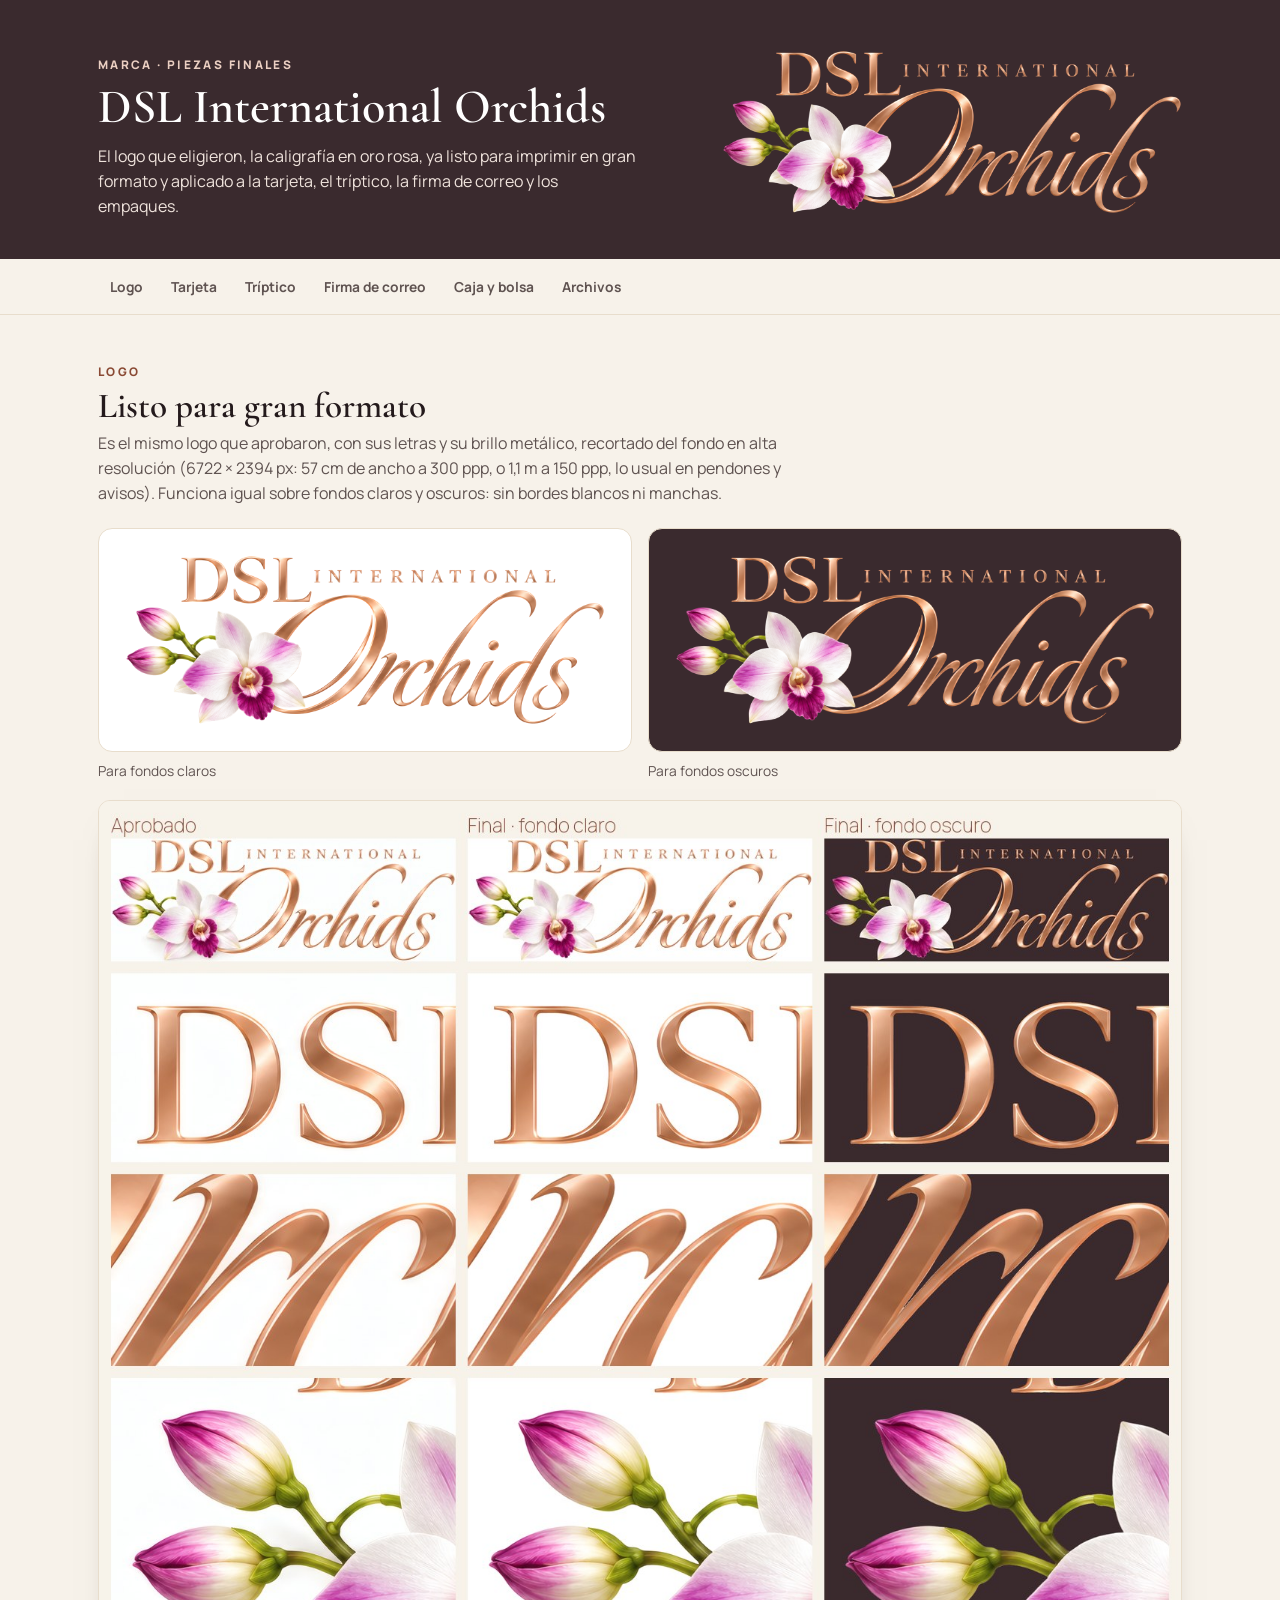
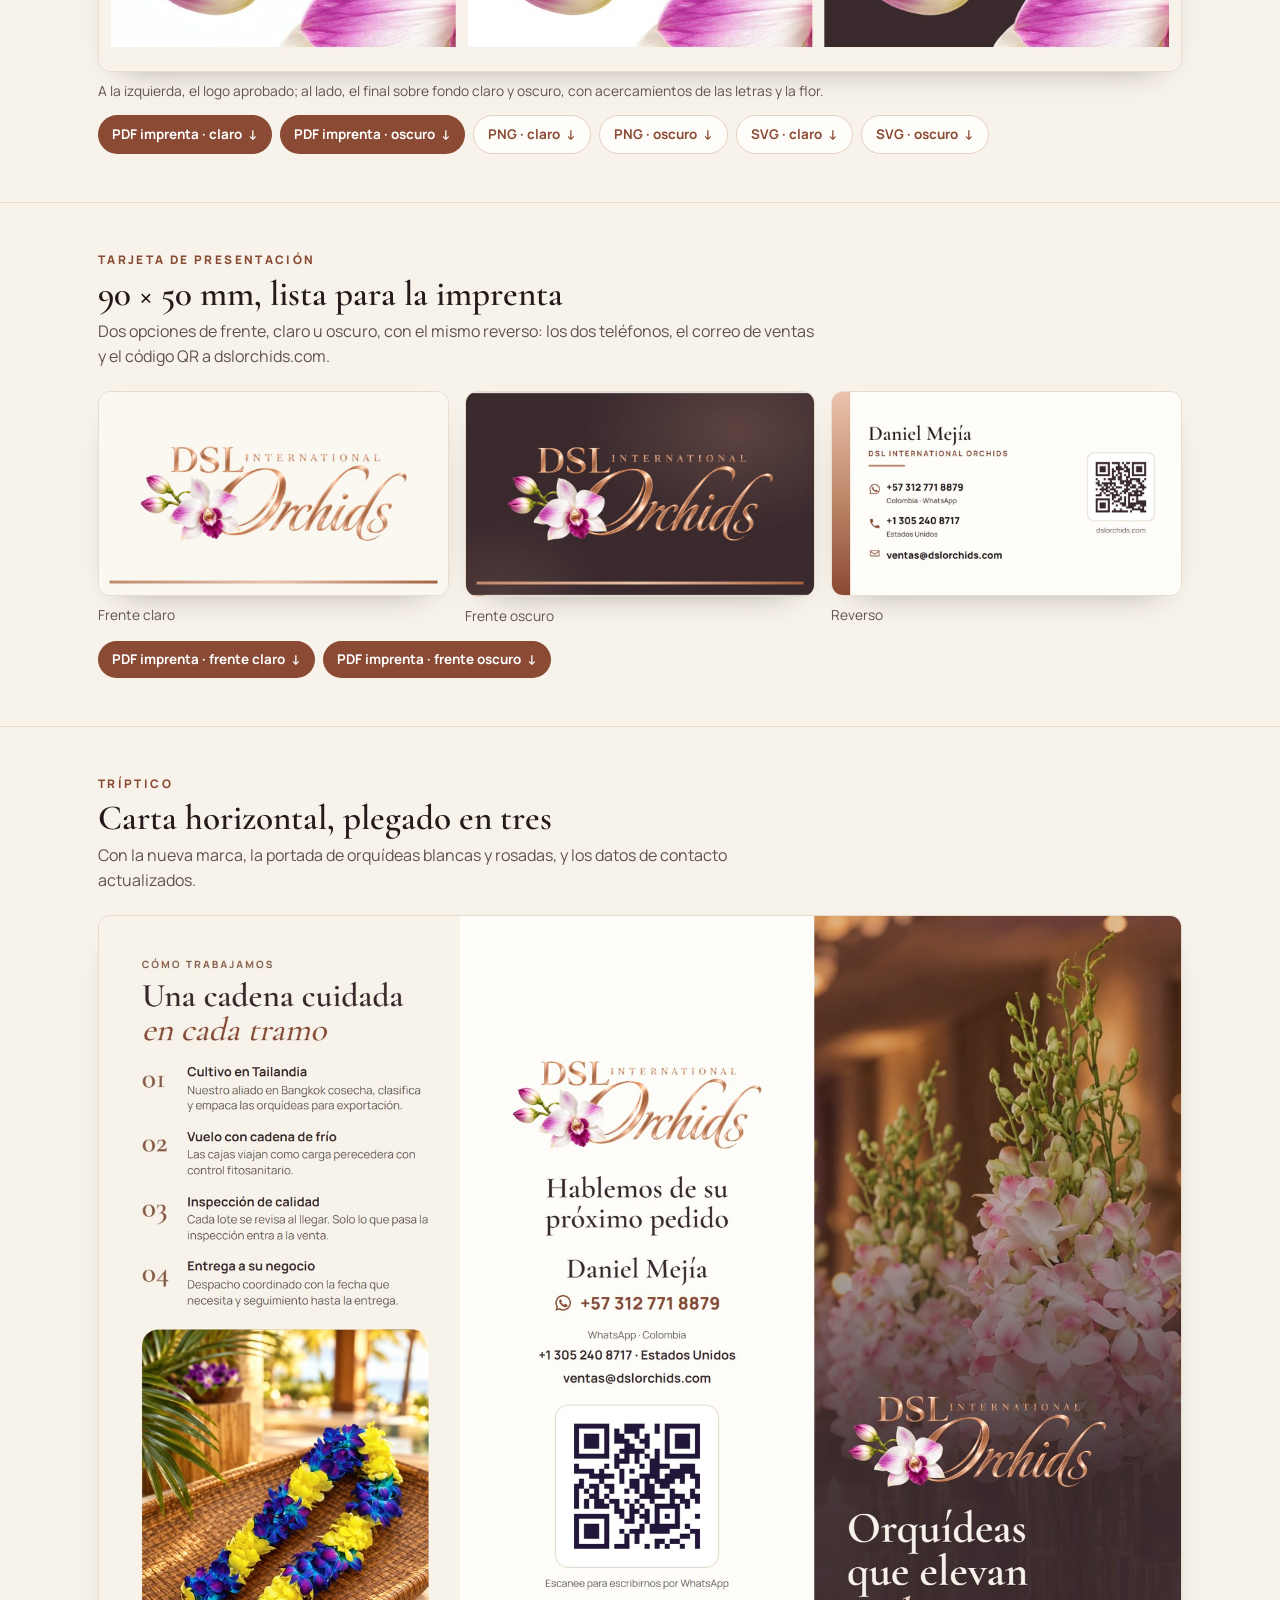
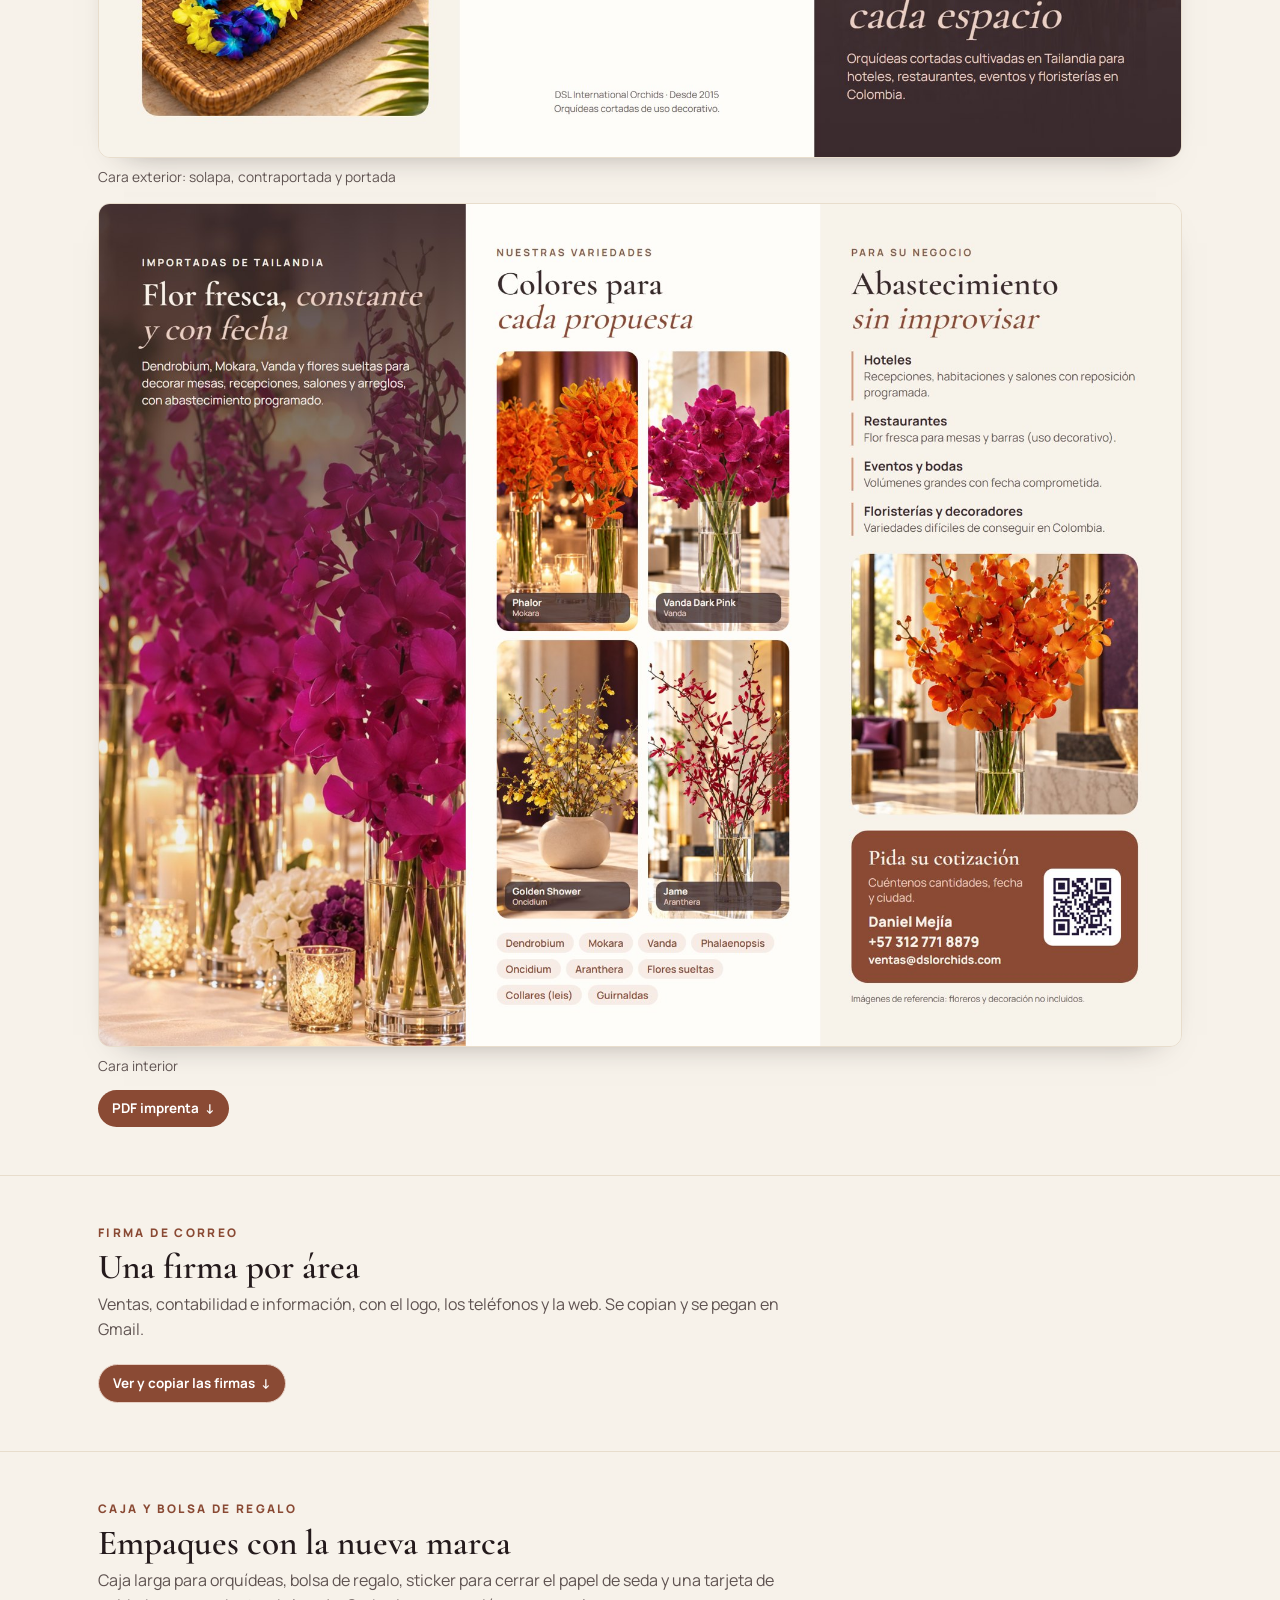
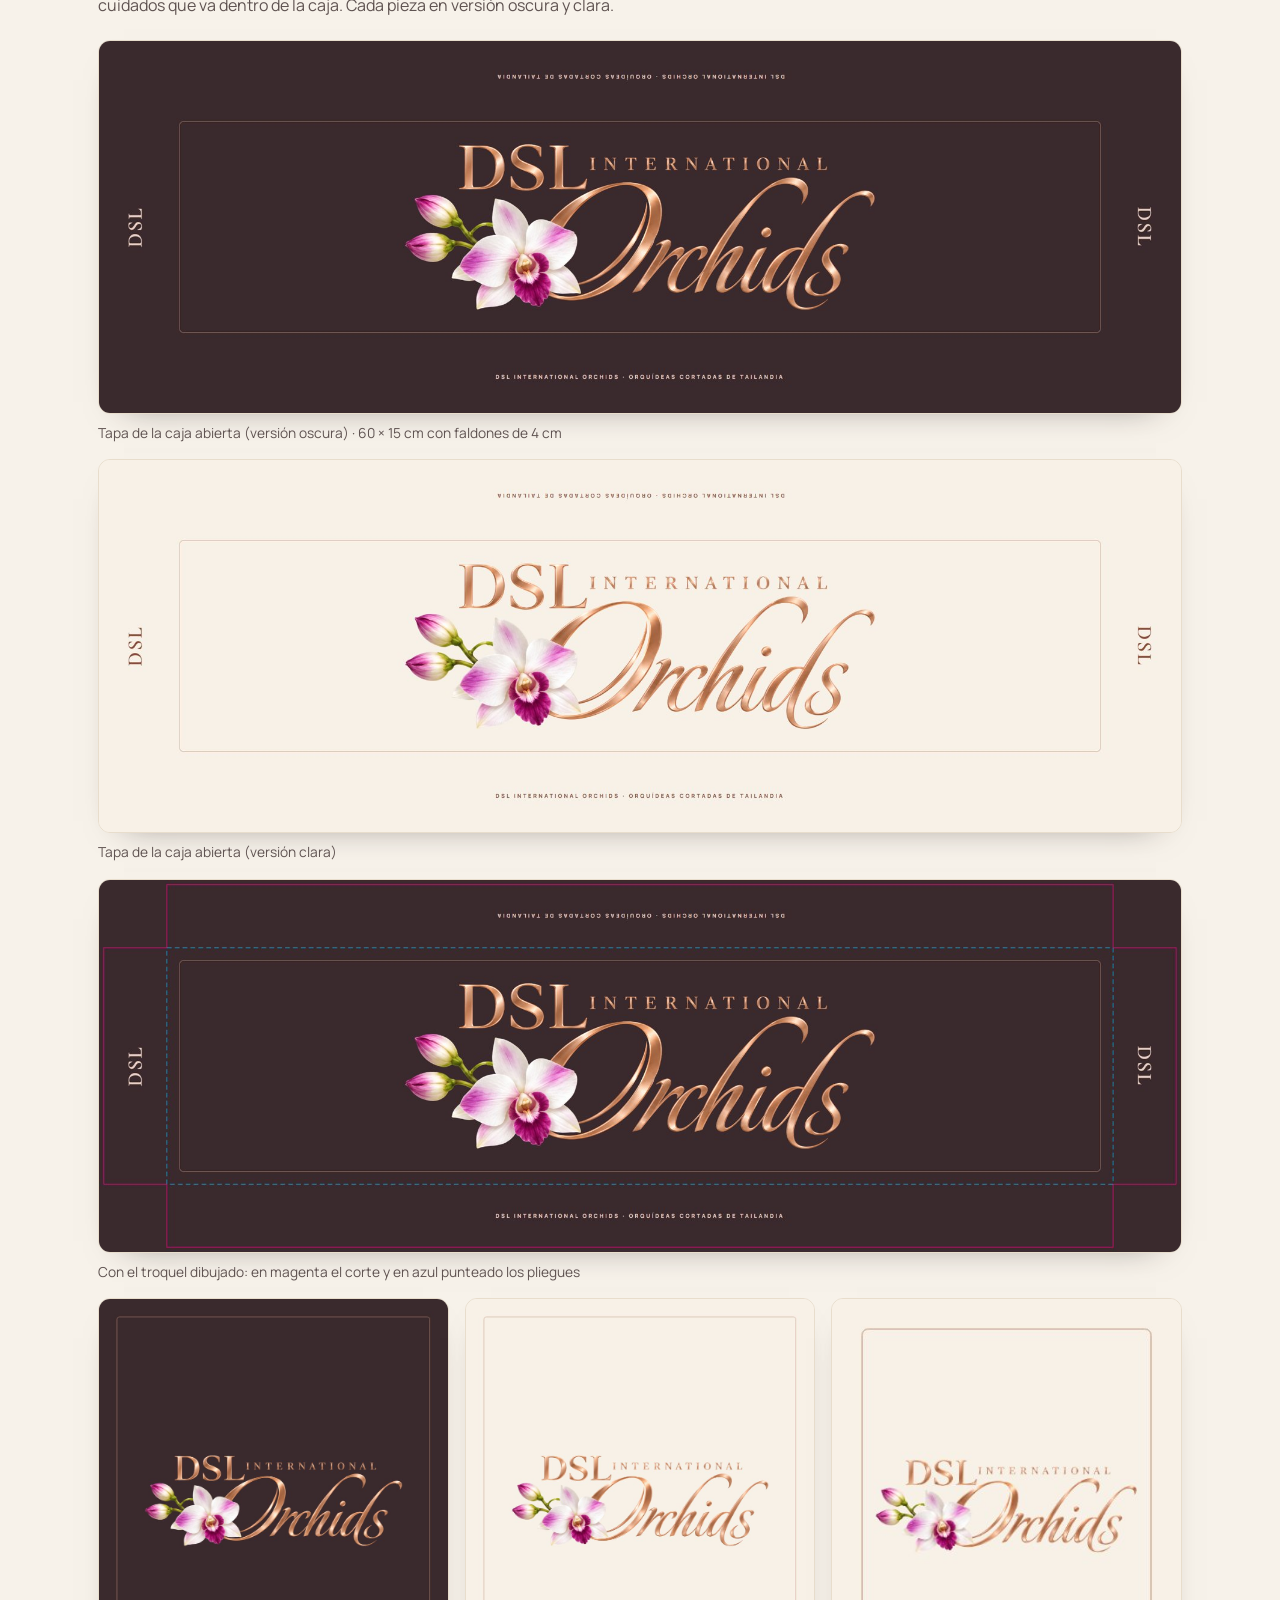
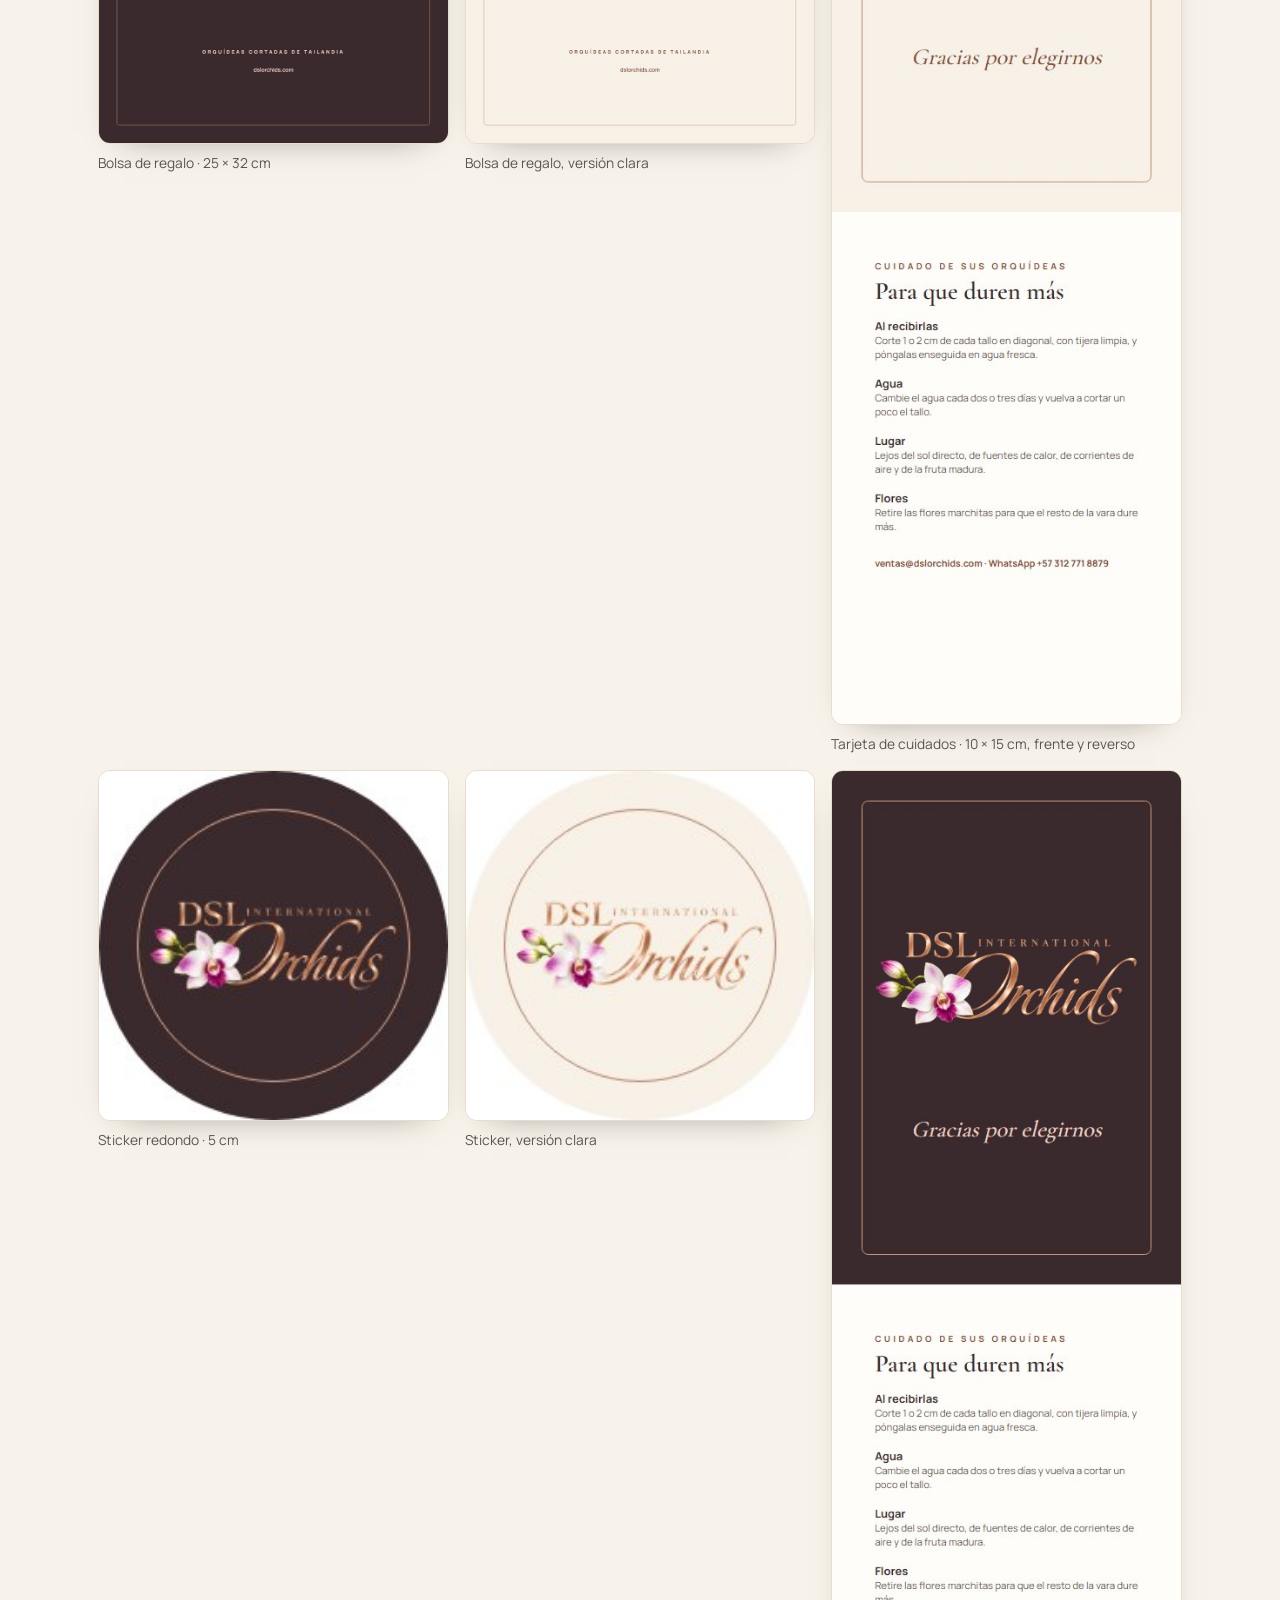
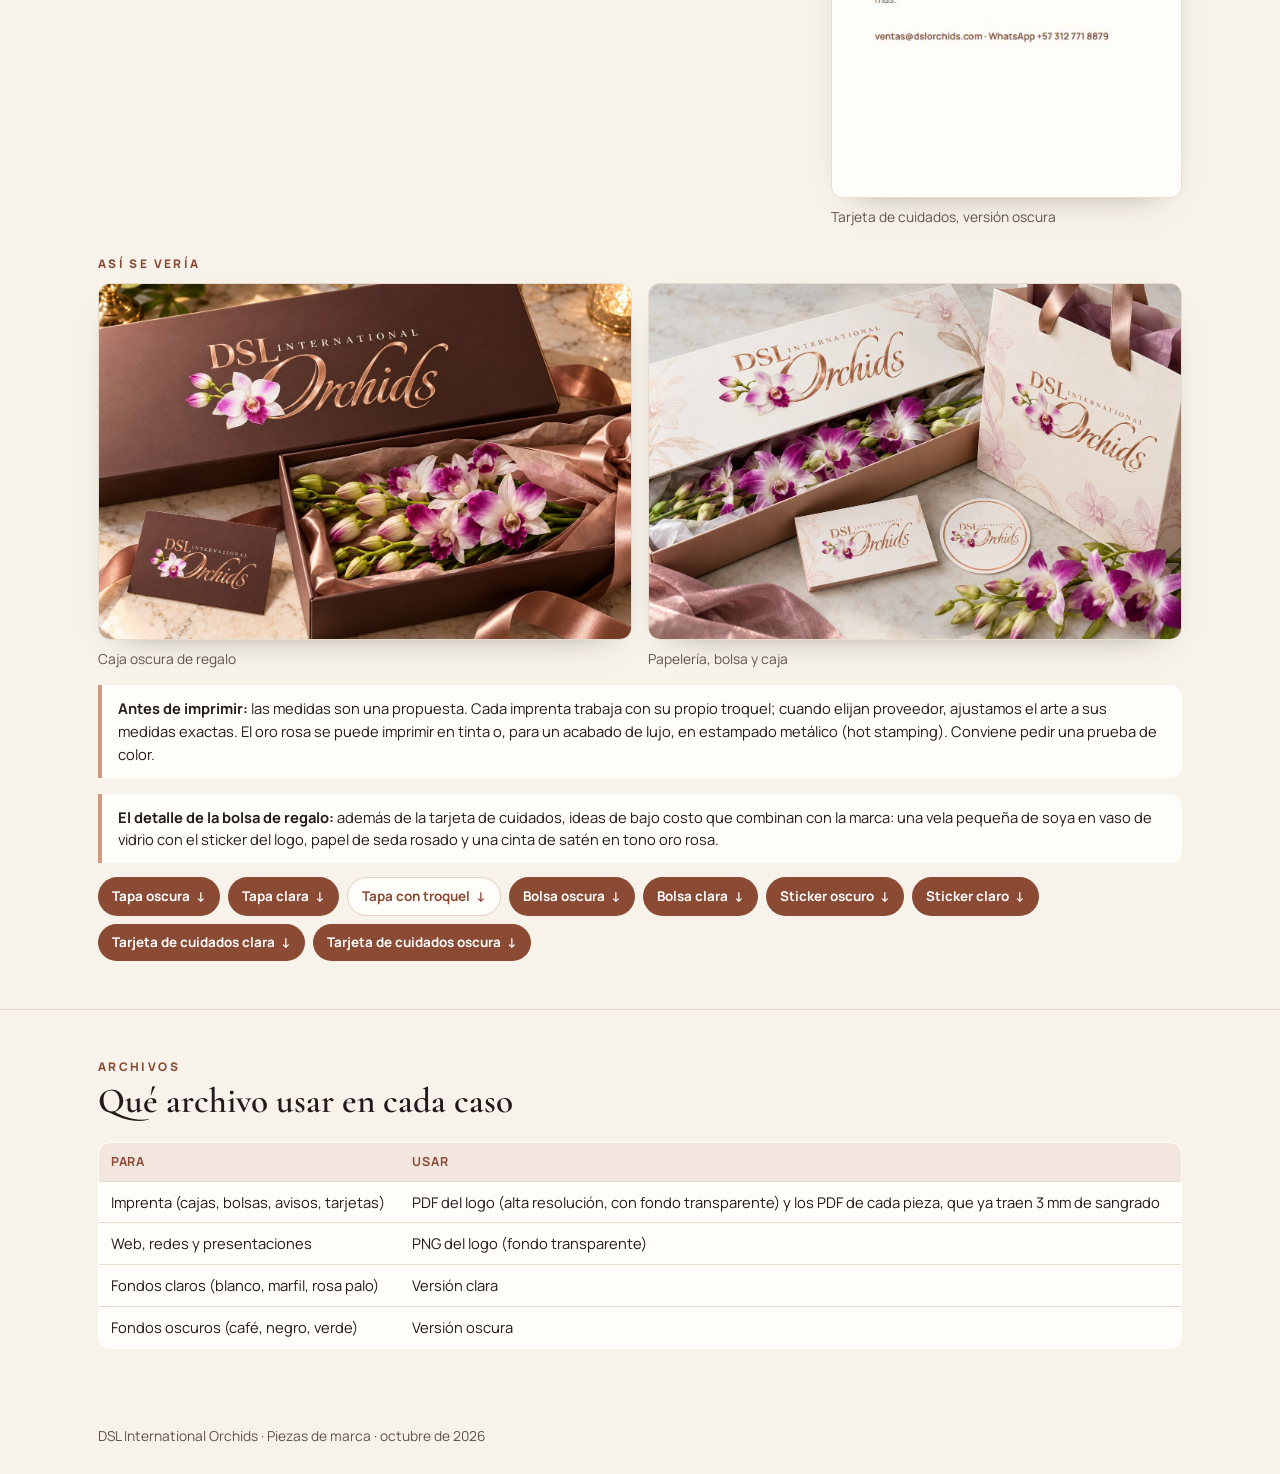
<file: marca-final/index.html>
<!doctype html>
<html lang="es">
<head>
<meta charset="utf-8">
<meta name="viewport" content="width=device-width, initial-scale=1, viewport-fit=cover">
<meta name="robots" content="noindex, nofollow">
<title>Marca DSL International Orchids · Piezas finales</title>
<link rel="icon" href="img/logo-dsl-oro-rosa.png">
<link rel="preconnect" href="https://fonts.googleapis.com">
<link rel="preconnect" href="https://fonts.gstatic.com" crossorigin>
<link rel="stylesheet" href="https://fonts.googleapis.com/css2?family=Cormorant+Garamond:ital,wght@0,500;0,600;1,500&family=Manrope:wght@400;600;700;800&display=swap">
<style>
  :root { --bg: #f7f2ea; --surface: #fffdf9; --line: #e8ddcc; --ink: #241a1c; --ink2: #5f5351; --cobre: #8a4a34; --oro: #d29a7e; --noche: #3a2a2e;
    --display: "Cormorant Garamond", Georgia, serif; --body: "Manrope", system-ui, sans-serif; color-scheme: light; }
  * { box-sizing: border-box; }
  body { margin: 0; background: var(--bg); color: var(--ink); font-family: var(--body); font-size: 16px; line-height: 1.55; }
  h1, h2, h3 { font-family: var(--display); font-weight: 600; line-height: 1.08; margin: 0; text-wrap: balance; }
  p { margin: 0; }
  .wrap { max-width: 1120px; margin: 0 auto; padding-left: max(18px, env(safe-area-inset-left, 0px)); padding-right: max(18px, env(safe-area-inset-right, 0px)); }
  header { background: var(--noche); color: #fff; padding-block: 46px 40px; }
  header .wrap { display: grid; grid-template-columns: 1.1fr 1fr; gap: 30px; align-items: center; }
  header .eb { font-size: .74rem; font-weight: 800; letter-spacing: .2em; text-transform: uppercase; color: #ebcfc2; }
  header h1 { font-size: 3rem; margin-top: 8px; }
  header p { color: #efe3dc; margin-top: 10px; max-width: 54ch; }
  header img { width: 100%; max-width: 460px; justify-self: end; }
  nav { position: sticky; top: 0; z-index: 10; background: rgba(247,242,234,.96); backdrop-filter: blur(8px); border-bottom: 1px solid var(--line); }
  nav .wrap { display: flex; gap: 4px; overflow-x: auto; padding-block: 10px; scrollbar-width: none; }
  nav a { white-space: nowrap; text-decoration: none; font-size: .86rem; font-weight: 700; color: var(--ink2); padding: 7px 12px; border-radius: 99px; }
  nav a:hover { background: #f3e6df; color: var(--cobre); }
  section { padding-block: 48px; border-bottom: 1px solid var(--line); }
  .head { display: grid; gap: 6px; margin-bottom: 22px; max-width: 72ch; }
  .eyebrow { font-size: .74rem; font-weight: 800; letter-spacing: .2em; text-transform: uppercase; color: var(--cobre); }
  h2 { font-size: 2.2rem; }
  .muted { color: var(--ink2); }
  .grid { display: grid; gap: 16px; }
  .g2 { grid-template-columns: repeat(2, minmax(0, 1fr)); }
  .g3 { grid-template-columns: repeat(3, minmax(0, 1fr)); }
  .grid > * { min-width: 0; }
  figure { margin: 0; display: flex; flex-direction: column; gap: 8px; }
  figcaption { font-size: .86rem; color: var(--ink2); }
  .shot { width: 100%; height: auto; display: block; border-radius: 12px; border: 1px solid var(--line); box-shadow: 0 14px 34px -26px rgba(36,26,28,.6); cursor: zoom-in; }
  .tile { border-radius: 14px; display: flex; align-items: center; justify-content: center; padding: 26px; border: 1px solid var(--line); }
  .tile img { width: 100%; max-width: 520px; }
  .dl { display: flex; flex-wrap: wrap; gap: 8px; margin-top: 14px; }
  .dl a { display: inline-flex; align-items: center; gap: 6px; text-decoration: none; background: var(--cobre); color: #fff; font-size: .84rem; font-weight: 700; padding: 8px 14px; border-radius: 99px; }
  .dl a.sec { background: var(--surface); color: var(--cobre); border: 1px solid #e6cfc3; }
  .dl a::after { content: "↓"; }
  .nota { border-left: 4px solid var(--oro); background: var(--surface); border-radius: 0 12px 12px 0; padding: 12px 16px; font-size: .92rem; margin-top: 16px; }
  table { width: 100%; border-collapse: collapse; background: var(--surface); border: 1px solid var(--line); border-radius: 12px; overflow: hidden; font-size: .92rem; }
  th, td { text-align: left; padding: 9px 12px; border-bottom: 1px solid var(--line); vertical-align: top; }
  th { background: #f3e6df; color: var(--cobre); font-size: .78rem; letter-spacing: .06em; text-transform: uppercase; }
  .tabla { overflow-x: auto; }
  footer { padding-block: 28px; color: var(--ink2); font-size: .86rem; }
  .zoom { position: fixed; inset: 0; z-index: 100; background: rgba(20,14,16,.92); display: flex; align-items: center; justify-content: center; padding: max(56px, env(safe-area-inset-top, 0px)) 16px 20px; cursor: zoom-out; }
  .zoom[hidden] { display: none; }
  .zoom img { max-width: min(1600px, 100%); max-height: 100%; object-fit: contain; border-radius: 8px; }
  .zoom button { position: fixed; top: max(12px, env(safe-area-inset-top, 0px)); right: max(12px, env(safe-area-inset-right, 0px)); width: 46px; height: 46px; border-radius: 50%; border: 0; background: #fff; font-size: 26px; cursor: pointer; }
  body.sin-scroll { overflow: hidden; }
  @media (max-width: 820px) { header .wrap, .g2, .g3 { grid-template-columns: 1fr; } header img { justify-self: start; } header h1 { font-size: 2.4rem; } }
</style>
</head>
<body>

<header>
  <div class="wrap">
    <div>
      <p class="eb">Marca · piezas finales</p>
      <h1>DSL International Orchids</h1>
      <p>El logo que eligieron, la caligrafía en oro rosa, ya listo para imprimir en gran formato y aplicado a la tarjeta, el tríptico, la firma de correo y los empaques.</p>
    </div>
    <img src="img/logo-dsl-oro-rosa-fondo-oscuro.png" alt="Logo DSL International Orchids">
  </div>
</header>

<nav aria-label="Contenido"><div class="wrap">
  <a href="#logo">Logo</a><a href="#tarjeta">Tarjeta</a><a href="#triptico">Tríptico</a><a href="#firma">Firma de correo</a><a href="#empaques">Caja y bolsa</a><a href="#archivos">Archivos</a>
</div></nav>

<section id="logo"><div class="wrap">
  <div class="head"><p class="eyebrow">Logo</p><h2>Listo para gran formato</h2>
    <p class="muted">Es el mismo logo que aprobaron, con sus letras y su brillo metálico, recortado del fondo en alta resolución (6722 × 2394 px: 57 cm de ancho a 300 ppp, o 1,1 m a 150 ppp, lo usual en pendones y avisos). Funciona igual sobre fondos claros y oscuros: sin bordes blancos ni manchas.</p></div>
  <div class="grid g2">
    <figure><div class="tile" style="background:#fff"><img src="img/logo-dsl-oro-rosa.png" alt="Logo sobre fondo claro"></div><figcaption>Para fondos claros</figcaption></figure>
    <figure><div class="tile" style="background:#3a2a2e"><img src="img/logo-dsl-oro-rosa-fondo-oscuro.png" alt="Logo sobre fondo oscuro"></div><figcaption>Para fondos oscuros</figcaption></figure>
  </div>
  <figure style="margin-top:18px"><img class="shot" src="img/comparacion-antes-ahora.jpg" alt="Comparación del logo aprobado y el final"><figcaption>A la izquierda, el logo aprobado; al lado, el final sobre fondo claro y oscuro, con acercamientos de las letras y la flor.</figcaption></figure>
  <div class="dl"><a href="pdf/logo-dsl-oro-rosa.pdf">PDF imprenta · claro</a><a href="pdf/logo-dsl-oro-rosa-fondo-oscuro.pdf">PDF imprenta · oscuro</a><a class="sec" href="pdf/logo-dsl-oro-rosa-3000px.png">PNG · claro</a><a class="sec" href="pdf/logo-dsl-oro-rosa-fondo-oscuro-3000px.png">PNG · oscuro</a><a class="sec" href="pdf/logo-dsl-oro-rosa.svg">SVG · claro</a><a class="sec" href="pdf/logo-dsl-oro-rosa-fondo-oscuro.svg">SVG · oscuro</a></div>
</div></section>

<section id="tarjeta"><div class="wrap">
  <div class="head"><p class="eyebrow">Tarjeta de presentación</p><h2>90 × 50 mm, lista para la imprenta</h2>
    <p class="muted">Dos opciones de frente, claro u oscuro, con el mismo reverso: los dos teléfonos, el correo de ventas y el código QR a dslorchids.com.</p></div>
  <div class="grid g3">
    <figure><img class="shot" src="img/tarjeta-frente-claro.jpg" alt="Frente claro de la tarjeta"><figcaption>Frente claro</figcaption></figure>
    <figure><img class="shot" src="img/tarjeta-frente-oscuro.jpg" alt="Frente oscuro de la tarjeta"><figcaption>Frente oscuro</figcaption></figure>
    <figure><img class="shot" src="img/tarjeta-reverso.jpg" alt="Reverso de la tarjeta"><figcaption>Reverso</figcaption></figure>
  </div>
  <div class="dl"><a href="pdf/tarjeta-imprenta-claro.pdf">PDF imprenta · frente claro</a><a href="pdf/tarjeta-imprenta-oscuro.pdf">PDF imprenta · frente oscuro</a></div>
</div></section>

<section id="triptico"><div class="wrap">
  <div class="head"><p class="eyebrow">Tríptico</p><h2>Carta horizontal, plegado en tres</h2>
    <p class="muted">Con la nueva marca, la portada de orquídeas blancas y rosadas, y los datos de contacto actualizados.</p></div>
  <div class="grid">
    <figure><img class="shot" src="img/triptico-exterior.jpg" alt="Cara exterior del tríptico"><figcaption>Cara exterior: solapa, contraportada y portada</figcaption></figure>
    <figure><img class="shot" src="img/triptico-interior.jpg" alt="Cara interior del tríptico"><figcaption>Cara interior</figcaption></figure>
  </div>
  <div class="dl"><a href="pdf/triptico-dsl-oro-rosa.pdf">PDF imprenta</a></div>
</div></section>

<section id="firma"><div class="wrap">
  <div class="head"><p class="eyebrow">Firma de correo</p><h2>Una firma por área</h2>
    <p class="muted">Ventas, contabilidad e información, con el logo, los teléfonos y la web. Se copian y se pegan en Gmail.</p></div>
  <div class="dl"><a class="sec" href="https://centrisdata-lab.github.io/dsl-orchids-colombia/firma/" style="background:var(--cobre);color:#fff">Ver y copiar las firmas</a></div>
</div></section>

<section id="empaques"><div class="wrap">
  <div class="head"><p class="eyebrow">Caja y bolsa de regalo</p><h2>Empaques con la nueva marca</h2>
    <p class="muted">Caja larga para orquídeas, bolsa de regalo, sticker para cerrar el papel de seda y una tarjeta de cuidados que va dentro de la caja. Cada pieza en versión oscura y clara.</p></div>
  <figure><img class="shot" src="img/caja-tapa-oscuro.jpg" alt="Tapa de la caja, versión oscura"><figcaption>Tapa de la caja abierta (versión oscura) · 60 × 15 cm con faldones de 4 cm</figcaption></figure>
  <figure style="margin-top:16px"><img class="shot" src="img/caja-tapa-claro.jpg" alt="Tapa de la caja, versión clara"><figcaption>Tapa de la caja abierta (versión clara)</figcaption></figure>
  <figure style="margin-top:16px"><img class="shot" src="img/caja-tapa-oscuro-con-troquel.jpg" alt="Tapa con troquel dibujado"><figcaption>Con el troquel dibujado: en magenta el corte y en azul punteado los pliegues</figcaption></figure>
  <div class="grid g3" style="margin-top:16px">
    <figure><img class="shot" src="img/bolsa-cara-oscuro.jpg" alt="Bolsa de regalo oscura"><figcaption>Bolsa de regalo · 25 × 32 cm</figcaption></figure>
    <figure><img class="shot" src="img/bolsa-cara-claro.jpg" alt="Bolsa de regalo clara"><figcaption>Bolsa de regalo, versión clara</figcaption></figure>
    <figure><img class="shot" src="img/tarjeta-cuidados-claro.jpg" alt="Tarjeta de cuidados"><figcaption>Tarjeta de cuidados · 10 × 15 cm, frente y reverso</figcaption></figure>
    <figure><img class="shot" src="img/sticker-oscuro.jpg" alt="Sticker oscuro"><figcaption>Sticker redondo · 5 cm</figcaption></figure>
    <figure><img class="shot" src="img/sticker-claro.jpg" alt="Sticker claro"><figcaption>Sticker, versión clara</figcaption></figure>
    <figure><img class="shot" src="img/tarjeta-cuidados-oscuro.jpg" alt="Tarjeta de cuidados oscura"><figcaption>Tarjeta de cuidados, versión oscura</figcaption></figure>
  </div>
  <p class="eyebrow" style="margin-top:28px">Así se vería</p>
  <div class="grid g2" style="margin-top:10px">
    <figure><img class="shot" src="img/maqueta-caja.jpg" alt="Simulación de la caja oscura de regalo"><figcaption>Caja oscura de regalo</figcaption></figure>
    <figure><img class="shot" src="img/maqueta-papeleria.jpg" alt="Simulación de papelería, bolsa y caja"><figcaption>Papelería, bolsa y caja</figcaption></figure>
  </div>
  <div class="nota"><b>Antes de imprimir:</b> las medidas son una propuesta. Cada imprenta trabaja con su propio troquel; cuando elijan proveedor, ajustamos el arte a sus medidas exactas. El oro rosa se puede imprimir en tinta o, para un acabado de lujo, en estampado metálico (hot stamping). Conviene pedir una prueba de color.</div>
  <div class="nota"><b>El detalle de la bolsa de regalo:</b> además de la tarjeta de cuidados, ideas de bajo costo que combinan con la marca: una vela pequeña de soya en vaso de vidrio con el sticker del logo, papel de seda rosado y una cinta de satén en tono oro rosa.</div>
  <div class="dl">
    <a href="pdf/caja-tapa-oscuro.pdf">Tapa oscura</a><a href="pdf/caja-tapa-claro.pdf">Tapa clara</a><a class="sec" href="pdf/caja-tapa-oscuro-con-troquel.pdf">Tapa con troquel</a>
    <a href="pdf/bolsa-cara-oscuro.pdf">Bolsa oscura</a><a href="pdf/bolsa-cara-claro.pdf">Bolsa clara</a>
    <a href="pdf/sticker-oscuro.pdf">Sticker oscuro</a><a href="pdf/sticker-claro.pdf">Sticker claro</a>
    <a href="pdf/tarjeta-cuidados-claro.pdf">Tarjeta de cuidados clara</a><a href="pdf/tarjeta-cuidados-oscuro.pdf">Tarjeta de cuidados oscura</a>
  </div>
</div></section>

<section id="archivos" style="border-bottom:0"><div class="wrap">
  <div class="head"><p class="eyebrow">Archivos</p><h2>Qué archivo usar en cada caso</h2></div>
  <div class="tabla"><table>
    <thead><tr><th>Para</th><th>Usar</th></tr></thead>
    <tbody>
      <tr><td>Imprenta (cajas, bolsas, avisos, tarjetas)</td><td>PDF del logo (alta resolución, con fondo transparente) y los PDF de cada pieza, que ya traen 3 mm de sangrado</td></tr>
      <tr><td>Web, redes y presentaciones</td><td>PNG del logo (fondo transparente)</td></tr>
      <tr><td>Fondos claros (blanco, marfil, rosa palo)</td><td>Versión clara</td></tr>
      <tr><td>Fondos oscuros (café, negro, verde)</td><td>Versión oscura</td></tr>
    </tbody>
  </table></div>
</div></section>

<footer><div class="wrap">DSL International Orchids · Piezas de marca · octubre de 2026</div></footer>

<div class="zoom" id="zoom" hidden role="dialog" aria-modal="true" aria-label="Imagen ampliada"><button type="button" id="zc" aria-label="Cerrar">×</button><img id="zi" alt=""></div>
<script>
  (function () {
    var z = document.getElementById("zoom"), zi = document.getElementById("zi");
    function cerrar() { z.hidden = true; zi.removeAttribute("src"); document.body.classList.remove("sin-scroll"); }
    document.addEventListener("click", function (e) {
      if (!z.hidden) { if (e.target !== zi) cerrar(); return; }
      var img = e.target.closest("img.shot"); if (!img) return;
      zi.src = img.currentSrc || img.src; zi.alt = img.alt; z.hidden = false; document.body.classList.add("sin-scroll");
    });
    document.addEventListener("keydown", function (e) { if (e.key === "Escape" && !z.hidden) cerrar(); });
  })();
</script>
</body>
</html>
</file>
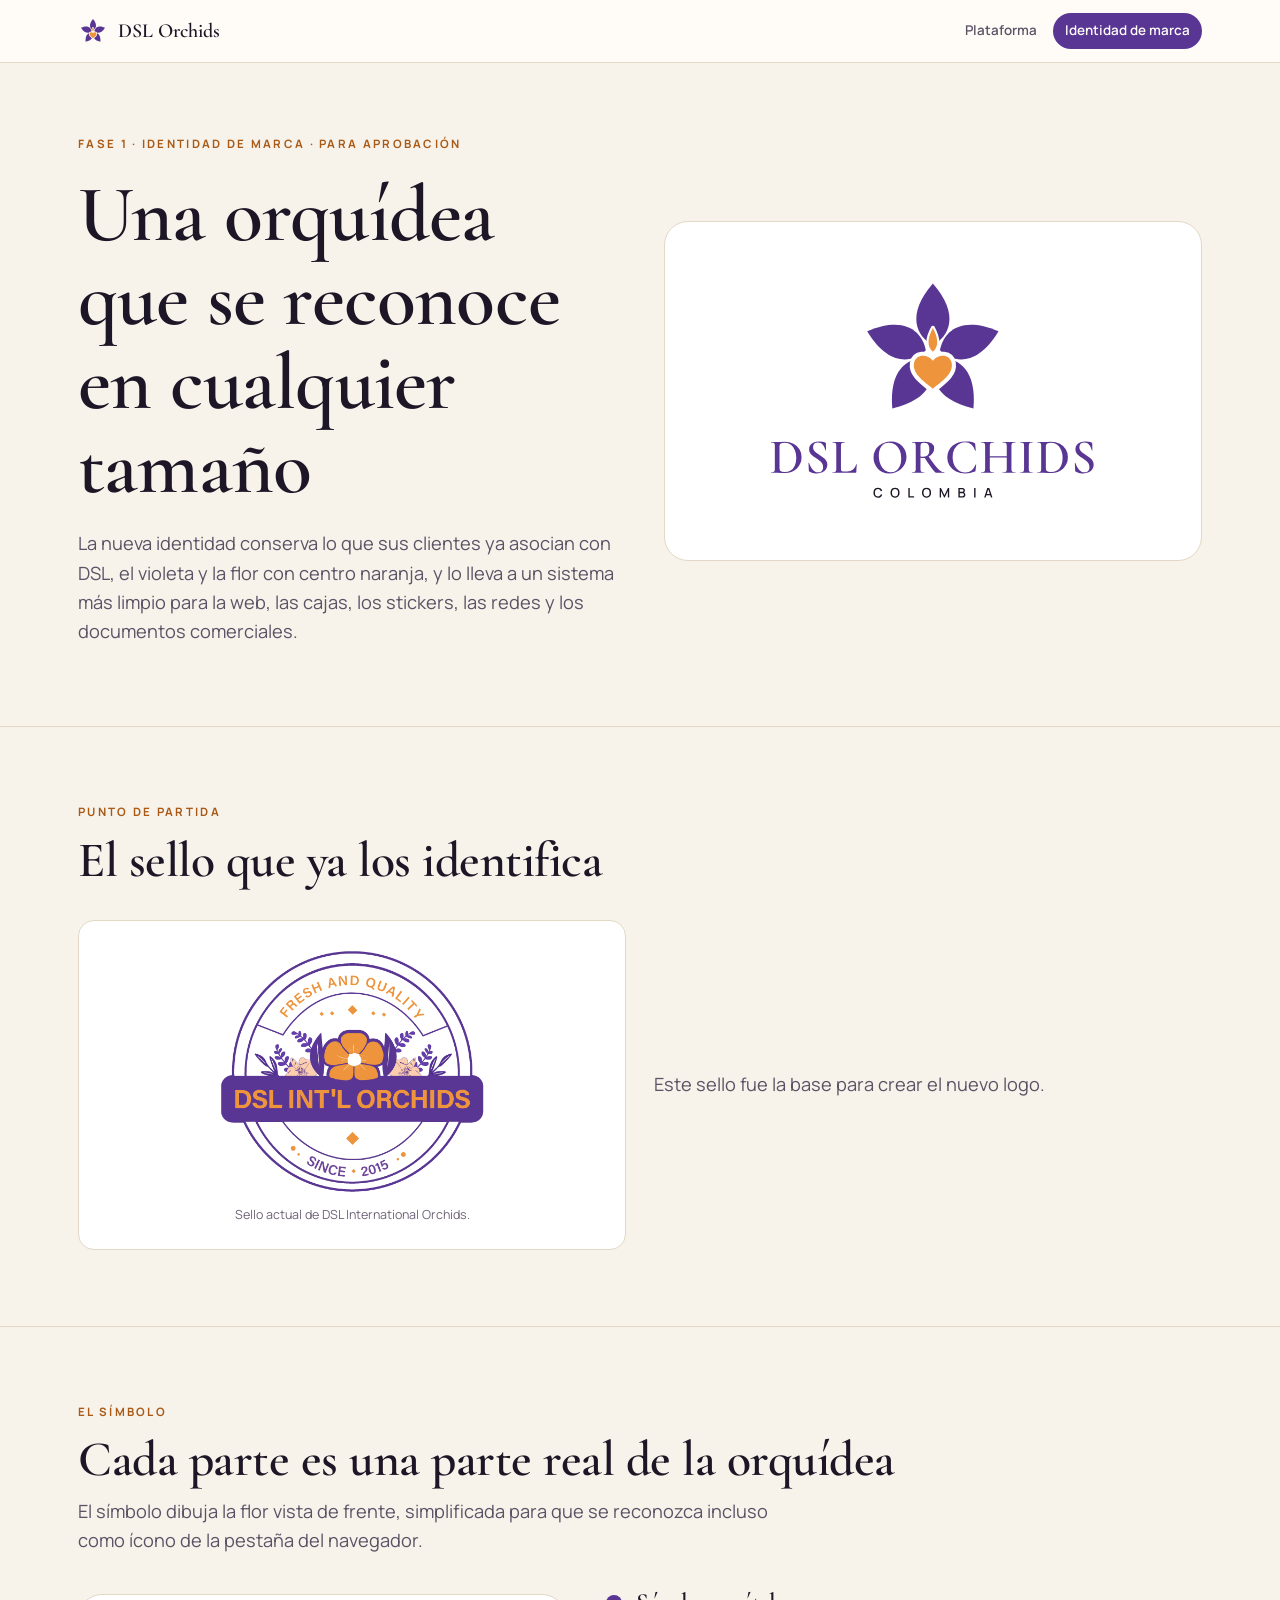
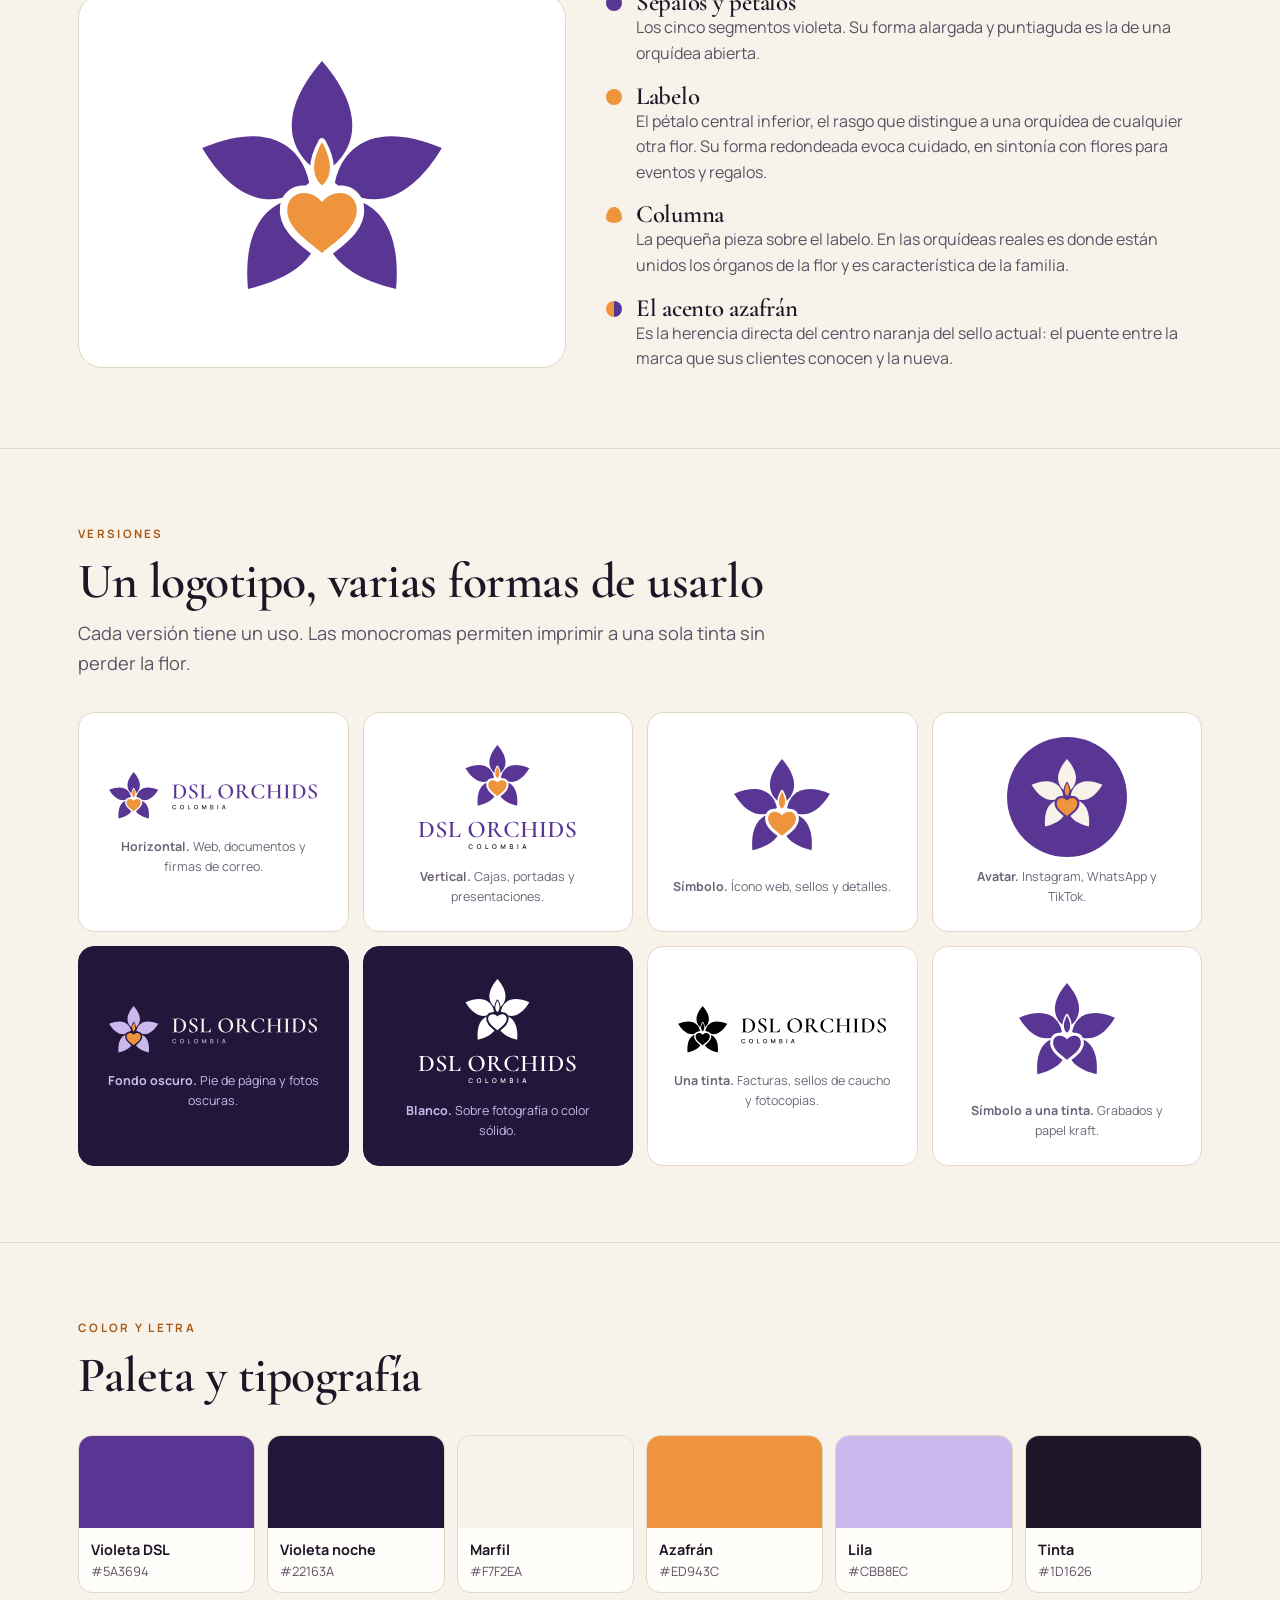
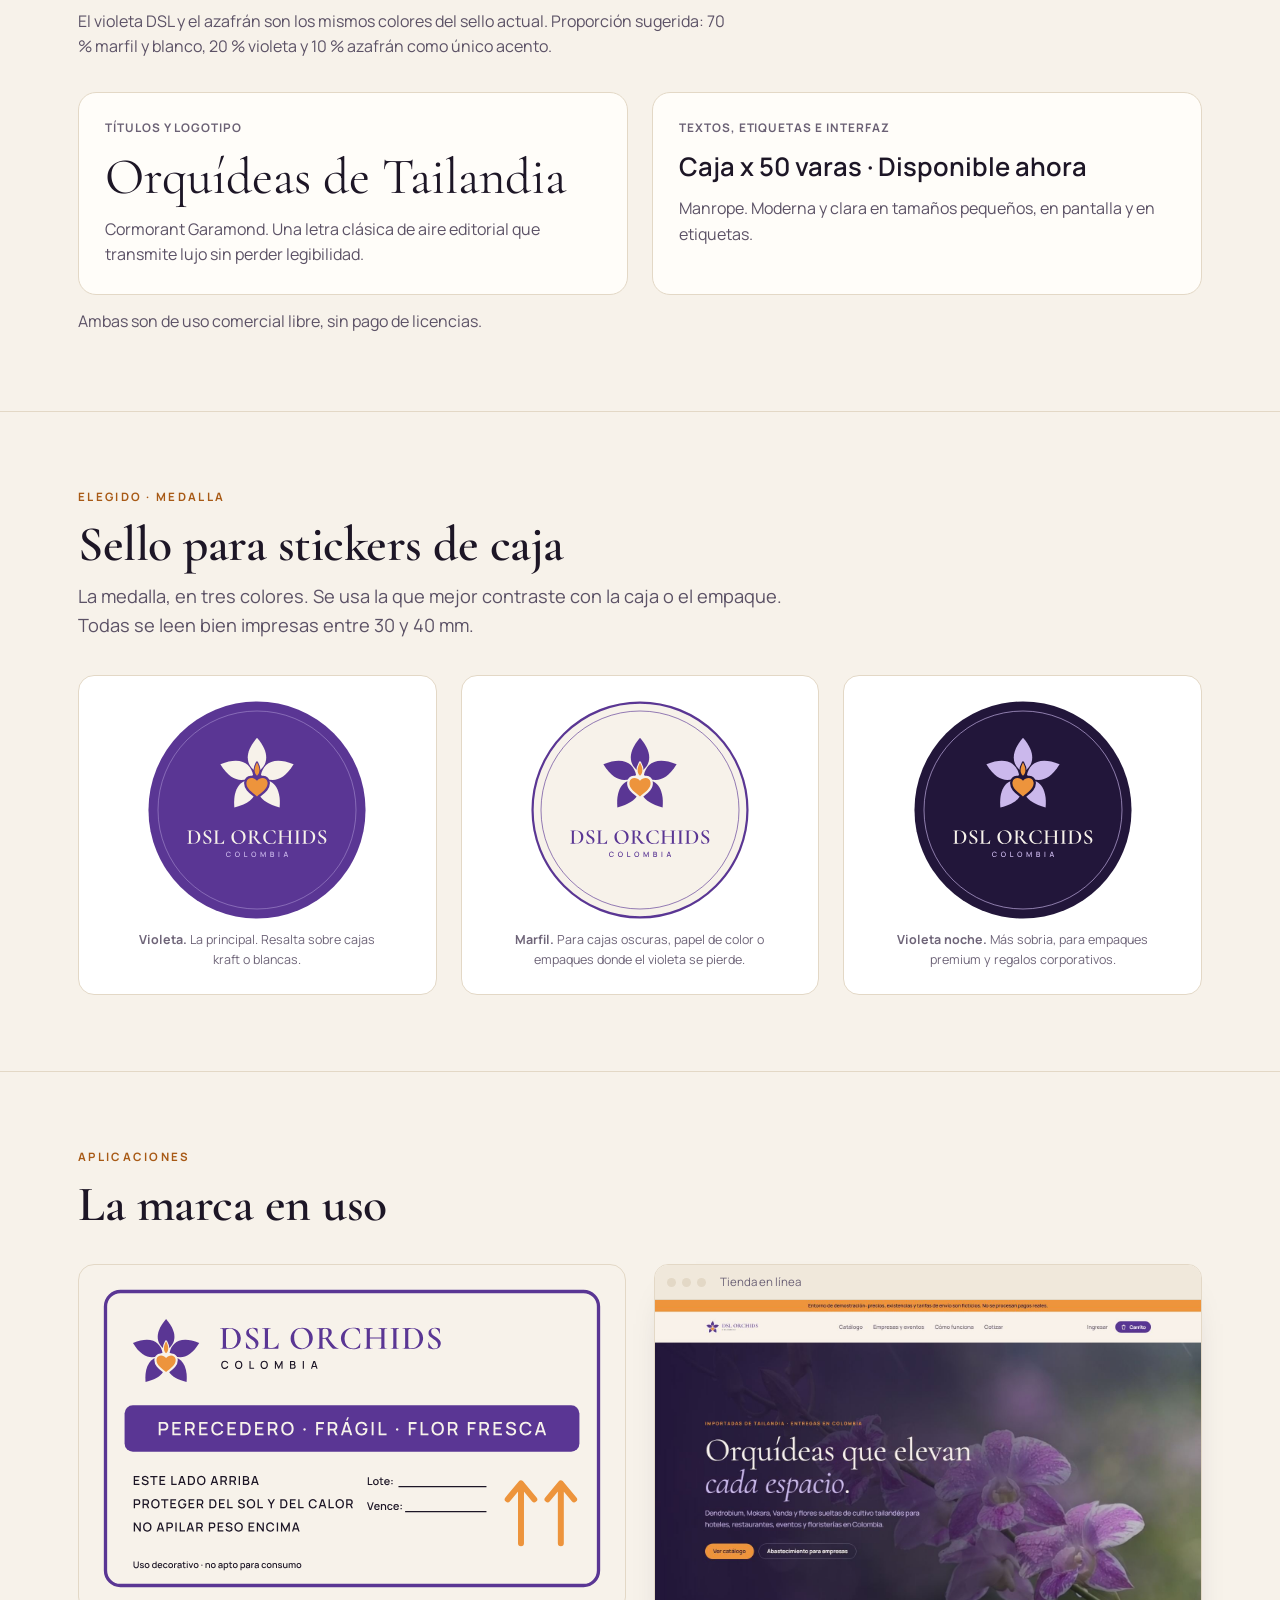
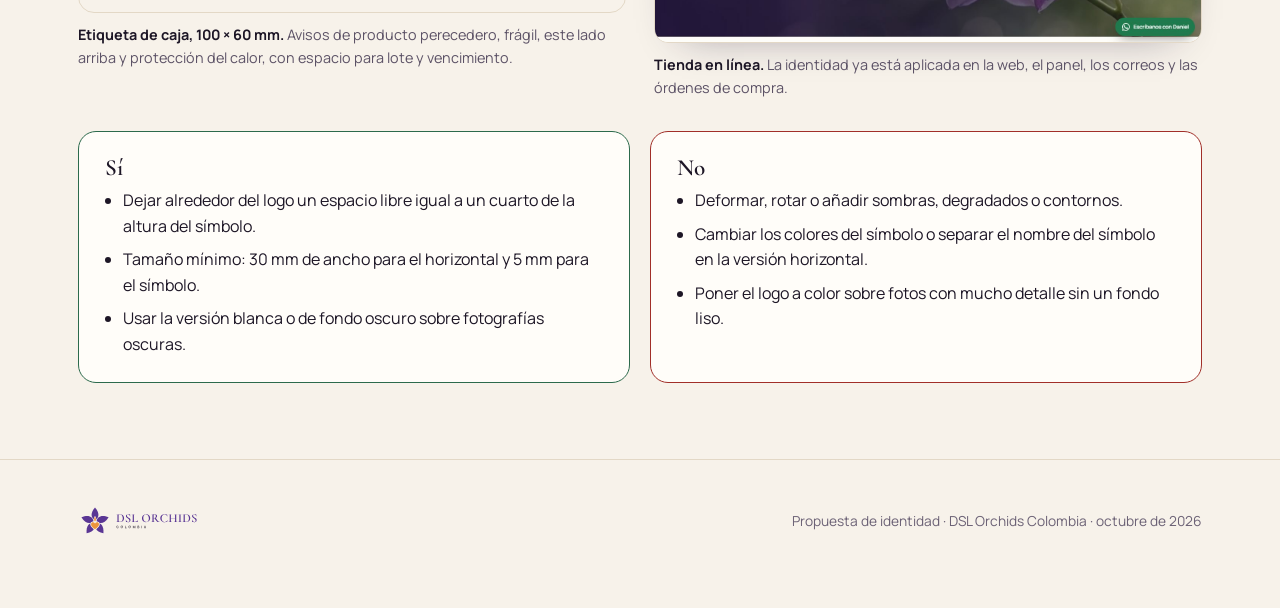
<file: marca/index.html>
<!doctype html>
<html lang="es">
<head>
<meta charset="utf-8">
<meta name="viewport" content="width=device-width, initial-scale=1, viewport-fit=cover">
<meta name="robots" content="noindex, nofollow">
<title>Identidad DSL Orchids Colombia</title>
<meta name="description" content="Propuesta de identidad visual de DSL Orchids Colombia para aprobación: logotipo, versiones, paleta, tipografía y sello.">
<link rel="icon" href="../assets/marca/avatar-violeta.svg">
<link rel="preconnect" href="https://fonts.googleapis.com">
<link rel="preconnect" href="https://fonts.gstatic.com" crossorigin>
<link rel="stylesheet" href="https://fonts.googleapis.com/css2?family=Cormorant+Garamond:ital,wght@0,500;0,600;1,500&family=Manrope:wght@400;500;600;700&display=swap">
<link rel="stylesheet" href="../assets/css/estilo.css?v=20261018b">
<style>
  .marca-hero{background:#F7F2EA;border-bottom:1px solid #E3D8C6;color:#1D1626}
  .marca-hero .wrap{padding-block:72px 80px;display:grid;grid-template-columns:minmax(0,1fr) minmax(0,1fr);gap:48px;align-items:center}
  .marca-hero .lead{color:#5C5266}
  .marca-hero .eyebrow{color:#A85A16}
  .logo-stage{display:flex;align-items:center;justify-content:center;background:#FFFFFF;border:1px solid #E3D8C6;border-radius:24px;min-height:340px;padding:40px}
  .logo-stage img{width:min(360px,100%)}
  .anatomy{display:grid;grid-template-columns:minmax(0,.9fr) minmax(0,1.1fr);gap:40px;align-items:center}
  .anatomy-figure{position:relative;background:#FFFFFF;border:1px solid #E3D8C6;border-radius:24px;padding:36px;display:flex;justify-content:center}
  .anatomy-figure img{width:min(300px,100%)}
  .parts{display:flex;flex-direction:column;gap:16px}
  .part{display:grid;grid-template-columns:18px 1fr;gap:12px;align-items:start}
  .part i{width:16px;height:16px;border-radius:50%;margin-top:6px}
  .type-row{display:grid;grid-template-columns:minmax(0,1fr) minmax(0,1fr);gap:24px}
  .type-sample{border:1px solid var(--line);border-radius:18px;background:var(--surface);padding:26px}
  .type-sample .big{font-size:3.2rem;line-height:1}
  .rules{display:grid;grid-template-columns:minmax(0,1fr) minmax(0,1fr);gap:20px}
  .rules .card{gap:8px}
  .yes{border-color:var(--ok)} .no{border-color:var(--bad)}
  @media (max-width:960px){.marca-hero .wrap,.anatomy,.type-row,.rules{grid-template-columns:1fr}}
</style>
</head>
<body>
<nav class="nav" aria-label="Páginas">
  <div class="wrap">
    <a class="brand" href="../"><img src="../assets/marca/isotipo-color.svg" alt=""><span>DSL Orchids</span></a>
    <ul>
      <li><a class="tab" href="../web/">Plataforma</a></li>
      <li><a class="tab here" href="../marca/" aria-current="page">Identidad de marca</a></li>
      <!-- <li><a class="tab" href="../operacion/">Qué se necesita</a></li> -->
    </ul>
  </div>
</nav>

<header class="marca-hero">
  <div class="wrap">
    <div class="stack" style="gap:20px">
      <p class="eyebrow">Fase 1 · identidad de marca · para aprobación</p>
      <h1>Una orquídea que se reconoce en cualquier tamaño</h1>
      <p class="lead">La nueva identidad conserva lo que sus clientes ya asocian con DSL, el violeta y la flor con centro naranja, y lo lleva a un sistema más limpio para la web, las cajas, los stickers, las redes y los documentos comerciales.</p>
    </div>
    <div class="logo-stage"><img src="../assets/marca/logo-vertical-color.svg" alt="Logotipo DSL Orchids Colombia: orquídea violeta con labelo azafrán sobre el nombre"></div>
  </div>
</header>

<section>
  <div class="wrap">
    <div class="sec-head">
      <p class="eyebrow">Punto de partida</p>
      <h2>El sello que ya los identifica</h2>
    </div>
    <div class="grid-2" style="align-items:center">
      <div class="tile" style="min-height:300px;background:#FFFFFF"><img src="../assets/marca/logo-actual.png" alt="Sello actual de DSL International Orchids: flor naranja sobre banda violeta con el texto Fresh and Quality, Since 2015" style="max-height:250px"><small>Sello actual de DSL International Orchids.</small></div>
      <p class="lead">Este sello fue la base para crear el nuevo logo.</p>
    </div>
  </div>
</section>

<section>
  <div class="wrap">
    <div class="sec-head">
      <p class="eyebrow">El símbolo</p>
      <h2>Cada parte es una parte real de la orquídea</h2>
      <p class="lead">El símbolo dibuja la flor vista de frente, simplificada para que se reconozca incluso como ícono de la pestaña del navegador.</p>
    </div>
    <div class="anatomy">
      <div class="anatomy-figure"><img src="../assets/marca/isotipo-color.svg" alt="Isotipo de la orquídea"></div>
      <div class="parts">
        <div class="part"><i style="background:#5A3694"></i><div><h3>Sépalos y pétalos</h3><p class="muted">Los cinco segmentos violeta. Su forma alargada y puntiaguda es la de una orquídea abierta.</p></div></div>
        <div class="part"><i style="background:#ED943C"></i><div><h3>Labelo</h3><p class="muted">El pétalo central inferior, el rasgo que distingue a una orquídea de cualquier otra flor. Su forma redondeada evoca cuidado, en sintonía con flores para eventos y regalos.</p></div></div>
        <div class="part"><i style="background:#ED943C;border-radius:50% 50% 50% 50%/70% 70% 30% 30%"></i><div><h3>Columna</h3><p class="muted">La pequeña pieza sobre el labelo. En las orquídeas reales es donde están unidos los órganos de la flor y es característica de la familia.</p></div></div>
        <div class="part"><i style="background:linear-gradient(90deg,#ED943C 50%,#5A3694 50%)"></i><div><h3>El acento azafrán</h3><p class="muted">Es la herencia directa del centro naranja del sello actual: el puente entre la marca que sus clientes conocen y la nueva.</p></div></div>
      </div>
    </div>
  </div>
</section>

<section>
  <div class="wrap">
    <div class="sec-head">
      <p class="eyebrow">Versiones</p>
      <h2>Un logotipo, varias formas de usarlo</h2>
      <p class="lead">Cada versión tiene un uso. Las monocromas permiten imprimir a una sola tinta sin perder la flor.</p>
    </div>
    <div class="grid-4">
      <div class="tile"><img src="../assets/marca/logo-horizontal-color.svg" alt="Logo horizontal" loading="lazy"><small><b>Horizontal.</b> Web, documentos y firmas de correo.</small></div>
      <div class="tile"><img src="../assets/marca/logo-vertical-color.svg" alt="Logo vertical" loading="lazy"><small><b>Vertical.</b> Cajas, portadas y presentaciones.</small></div>
      <div class="tile"><img src="../assets/marca/isotipo-color.svg" alt="Isotipo" loading="lazy"><small><b>Símbolo.</b> Ícono web, sellos y detalles.</small></div>
      <div class="tile"><img src="../assets/marca/avatar-violeta.svg" alt="Avatar violeta" loading="lazy"><small><b>Avatar.</b> Instagram, WhatsApp y TikTok.</small></div>
      <div class="tile dark"><img src="../assets/marca/logo-horizontal-fondo-oscuro.svg" alt="Logo para fondo oscuro" loading="lazy"><small><b>Fondo oscuro.</b> Pie de página y fotos oscuras.</small></div>
      <div class="tile dark"><img src="../assets/marca/logo-vertical-mono-blanco.svg" alt="Logo monocromo blanco" loading="lazy"><small><b>Blanco.</b> Sobre fotografía o color sólido.</small></div>
      <div class="tile"><img src="../assets/marca/logo-horizontal-mono-negro.svg" alt="Logo monocromo negro" loading="lazy"><small><b>Una tinta.</b> Facturas, sellos de caucho y fotocopias.</small></div>
      <div class="tile"><img src="../assets/marca/isotipo-mono-violeta.svg" alt="Símbolo a una tinta violeta" loading="lazy"><small><b>Símbolo a una tinta.</b> Grabados y papel kraft.</small></div>
    </div>
  </div>
</section>

<section>
  <div class="wrap">
    <div class="sec-head">
      <p class="eyebrow">Color y letra</p>
      <h2>Paleta y tipografía</h2>
    </div>
    <div class="swatches">
      <div class="sw"><i style="background:#5A3694"></i><p><b>Violeta DSL</b>#5A3694</p></div>
      <div class="sw"><i style="background:#22163A"></i><p><b>Violeta noche</b>#22163A</p></div>
      <div class="sw"><i style="background:#F7F2EA"></i><p><b>Marfil</b>#F7F2EA</p></div>
      <div class="sw"><i style="background:#ED943C"></i><p><b>Azafrán</b>#ED943C</p></div>
      <div class="sw"><i style="background:#CBB8EC"></i><p><b>Lila</b>#CBB8EC</p></div>
      <div class="sw"><i style="background:#1D1626"></i><p><b>Tinta</b>#1D1626</p></div>
    </div>
    <p class="muted" style="margin-top:16px">El violeta DSL y el azafrán son los mismos colores del sello actual. Proporción sugerida: 70 % marfil y blanco, 20 % violeta y 10 % azafrán como único acento.</p>
    <div class="type-row" style="margin-top:32px">
      <div class="type-sample stack"><span class="who">Títulos y logotipo</span><p class="big" style="font-family:var(--display)">Orquídeas de Tailandia</p><p class="muted">Cormorant Garamond. Una letra clásica de aire editorial que transmite lujo sin perder legibilidad.</p></div>
      <div class="type-sample stack"><span class="who">Textos, etiquetas e interfaz</span><p style="font-size:1.6rem;font-weight:600;line-height:1.2">Caja x 50 varas · Disponible ahora</p><p class="muted">Manrope. Moderna y clara en tamaños pequeños, en pantalla y en etiquetas.</p></div>
    </div>
    <p class="muted" style="margin-top:14px">Ambas son de uso comercial libre, sin pago de licencias.</p>
  </div>
</section>

<section id="sello">
  <div class="wrap">
    <div class="sec-head">
      <p class="eyebrow">Elegido · medalla</p>
      <h2>Sello para stickers de caja</h2>
      <p class="lead">La medalla, en tres colores. Se usa la que mejor contraste con la caja o el empaque. Todas se leen bien impresas entre 30 y 40 mm.</p>
    </div>
    <div class="grid-3">
      <div class="tile option" style="min-height:320px"><img src="../assets/marca/sello-a-medalla.svg" alt="Sello medalla violeta con flor marfil" style="max-height:220px"><small><b>Violeta.</b> La principal. Resalta sobre cajas kraft o blancas.</small></div>
      <div class="tile option" style="min-height:320px"><img src="../assets/marca/sello-a-medalla-marfil.svg" alt="Sello medalla marfil con flor y nombre en violeta" style="max-height:220px"><small><b>Marfil.</b> Para cajas oscuras, papel de color o empaques donde el violeta se pierde.</small></div>
      <div class="tile option" style="min-height:320px"><img src="../assets/marca/sello-a-medalla-noche.svg" alt="Sello medalla violeta noche con flor lila" style="max-height:220px"><small><b>Violeta noche.</b> Más sobria, para empaques premium y regalos corporativos.</small></div>
    </div>
  </div>
</section>

<section>
  <div class="wrap">
    <div class="sec-head">
      <p class="eyebrow">Aplicaciones</p>
      <h2>La marca en uso</h2>
    </div>
    <div class="grid-2" style="align-items:start">
      <figure><div class="tile cream" style="min-height:0"><img src="../assets/marca/etiqueta-caja-100x60mm.svg" alt="Etiqueta de caja de 100 por 60 milímetros" style="max-height:300px"></div><figcaption><b>Etiqueta de caja, 100 × 60 mm.</b> Avisos de producto perecedero, frágil, este lado arriba y protección del calor, con espacio para lote y vencimiento.</figcaption></figure>
      <figure><div class="browser"><div class="bar"><i></i><i></i><i></i><span>Tienda en línea</span></div><button class="shot" data-cap="La marca aplicada en la tienda"><img src="../assets/img/tienda-inicio.jpg" alt="Inicio de la tienda con la nueva marca" loading="lazy" width="1440" height="900"></button></div><figcaption><b>Tienda en línea.</b> La identidad ya está aplicada en la web, el panel, los correos y las órdenes de compra.</figcaption></figure>
    </div>
    <div class="rules" style="margin-top:32px">
      <div class="card yes"><h3>Sí</h3><ul class="list"><li>Dejar alrededor del logo un espacio libre igual a un cuarto de la altura del símbolo.</li><li>Tamaño mínimo: 30 mm de ancho para el horizontal y 5 mm para el símbolo.</li><li>Usar la versión blanca o de fondo oscuro sobre fotografías oscuras.</li></ul></div>
      <div class="card no"><h3>No</h3><ul class="list"><li>Deformar, rotar o añadir sombras, degradados o contornos.</li><li>Cambiar los colores del símbolo o separar el nombre del símbolo en la versión horizontal.</li><li>Poner el logo a color sobre fotos con mucho detalle sin un fondo liso.</li></ul></div>
    </div>
  </div>
</section>

<!-- Oculto por ahora (pedido del usuario). Para mostrarlo, quitar el comentario:
<section class="band" id="aprobacion">
  <div class="wrap">
    <div class="sec-head">
      <p class="eyebrow">Aprobación</p>
      <h2>Qué necesitamos que aprueben</h2>
      <p class="lead">Con estas respuestas se cierran los archivos finales para imprenta y redes.</p>
    </div>
    <div class="grid-2">
      <ul class="checklist" style="color:var(- -on-night)">
        <li>El logotipo y el símbolo de la orquídea.</li>
        <li>La paleta de colores.</li>
        <li>Las dos tipografías.</li>
        <li>El sello para stickers: medalla en violeta, marfil y violeta noche.</li>
        <li>La etiqueta de caja, o los ajustes que necesite.</li>
      </ul>
      <div class="stack">
        <h3>Después de aprobar</h3>
        <ul class="list" style="color:var(- -on-night-2)">
          <li>Prueba de impresión del sello a 40 mm y de la etiqueta en papel adhesivo.</li>
          <li>Entrega final en vector para imprenta, PNG transparente y PDF.</li>
          <li>Verificar el registro de la marca “DSL Orchids” ante la Superintendencia de Industria y Comercio para usarla en Colombia.</li>
        </ul>
      </div>
    </div>
  </div>
</section>
-->

<footer>
  <div class="wrap">
    <img class="logo-light" src="../assets/marca/logo-horizontal-color.svg" alt="DSL Orchids Colombia" style="height:34px">
    <img class="logo-dark" src="../assets/marca/logo-horizontal-fondo-oscuro.svg" alt="DSL Orchids Colombia" style="height:34px">
    <p>Propuesta de identidad · DSL Orchids Colombia · octubre de 2026</p>
  </div>
</footer>

<dialog id="visor" aria-label="Imagen ampliada"><button class="close" type="button">Cerrar</button><img alt=""><p></p></dialog>
<script src="../assets/js/visor.js"></script>
</body>
</html>
</file>
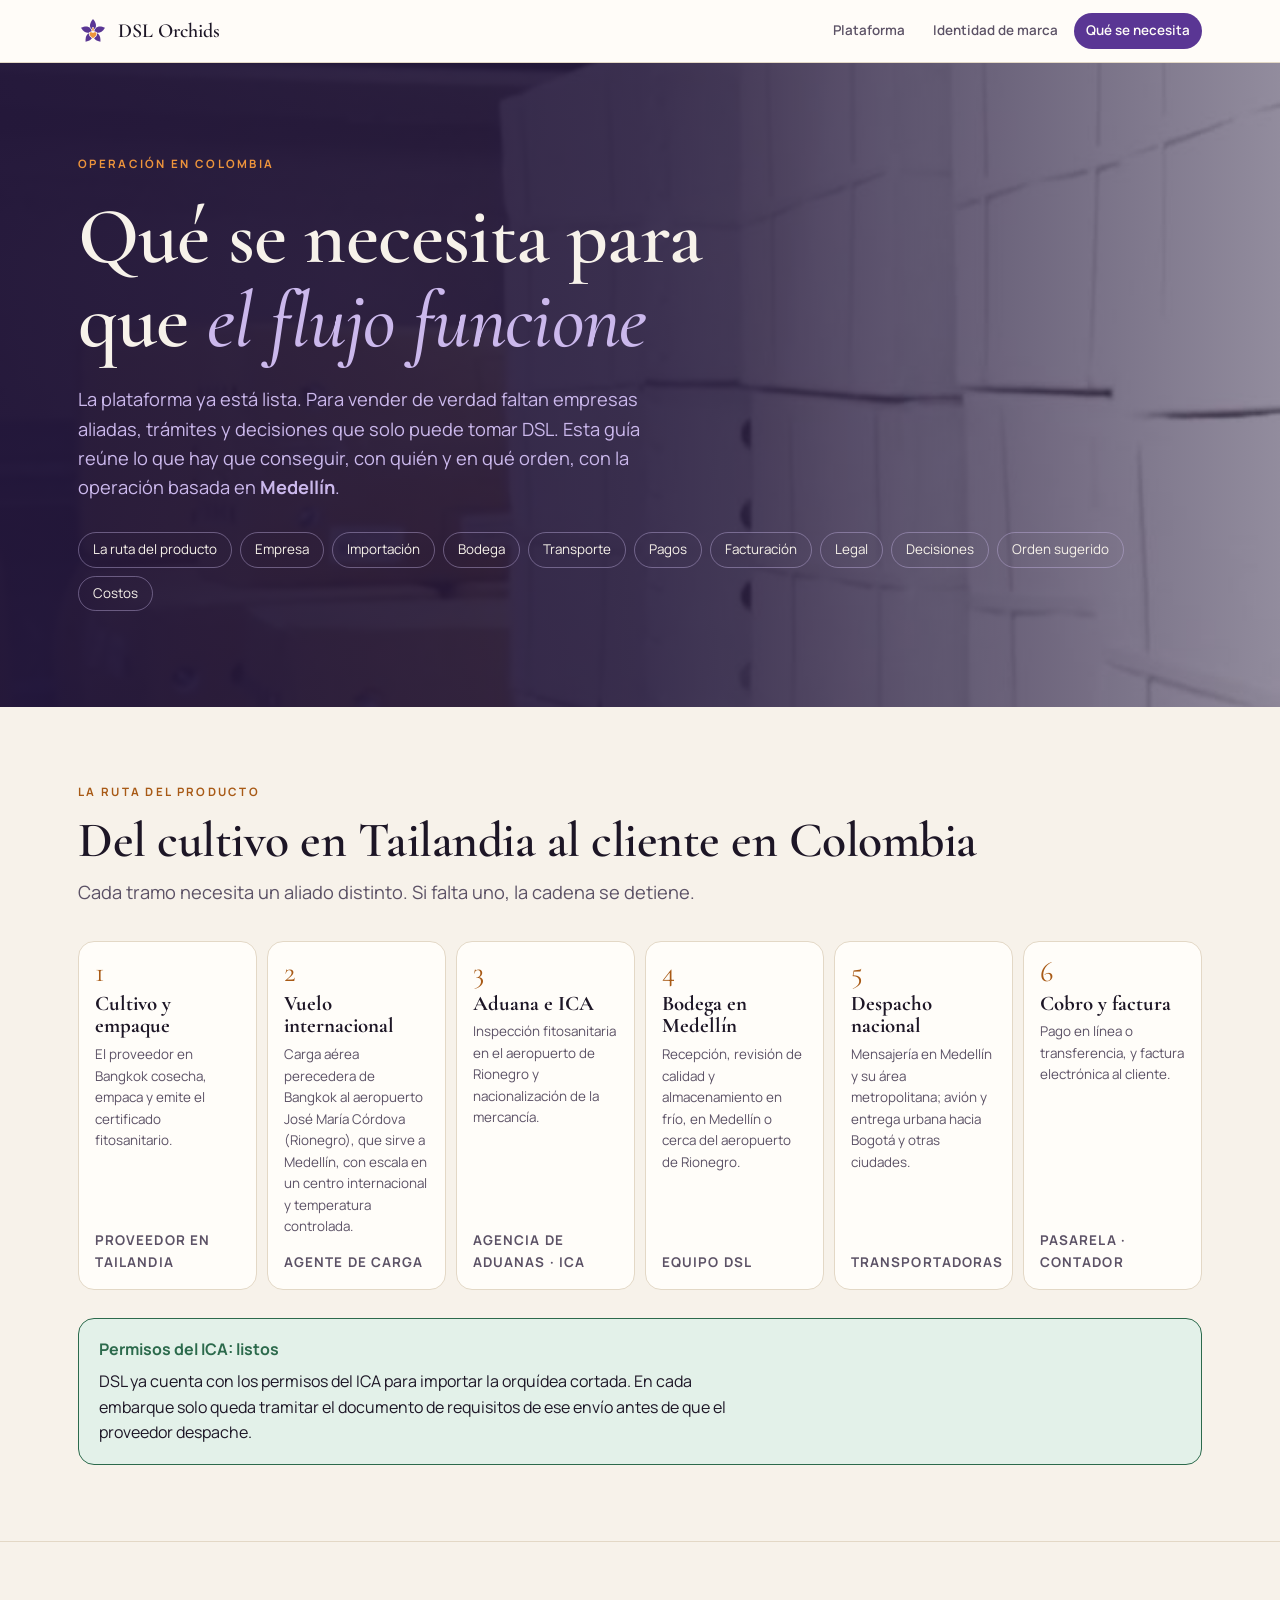
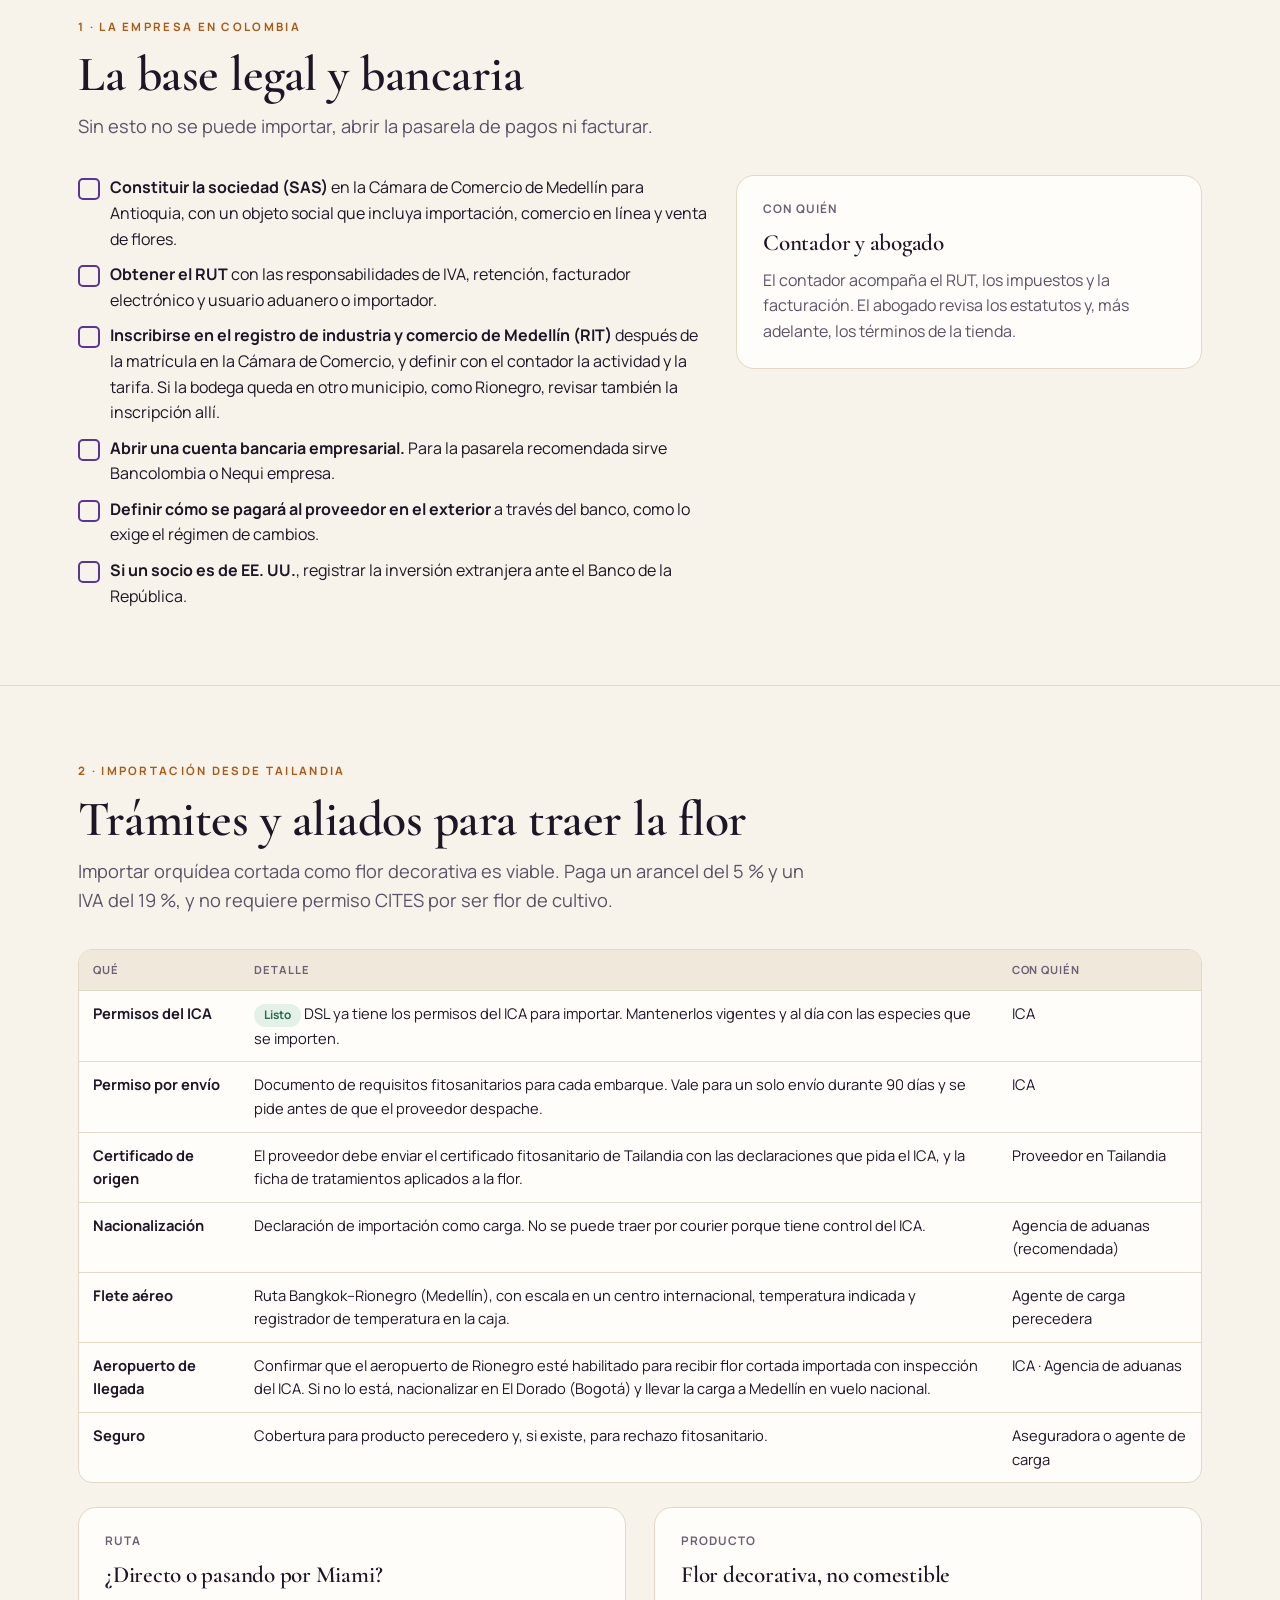
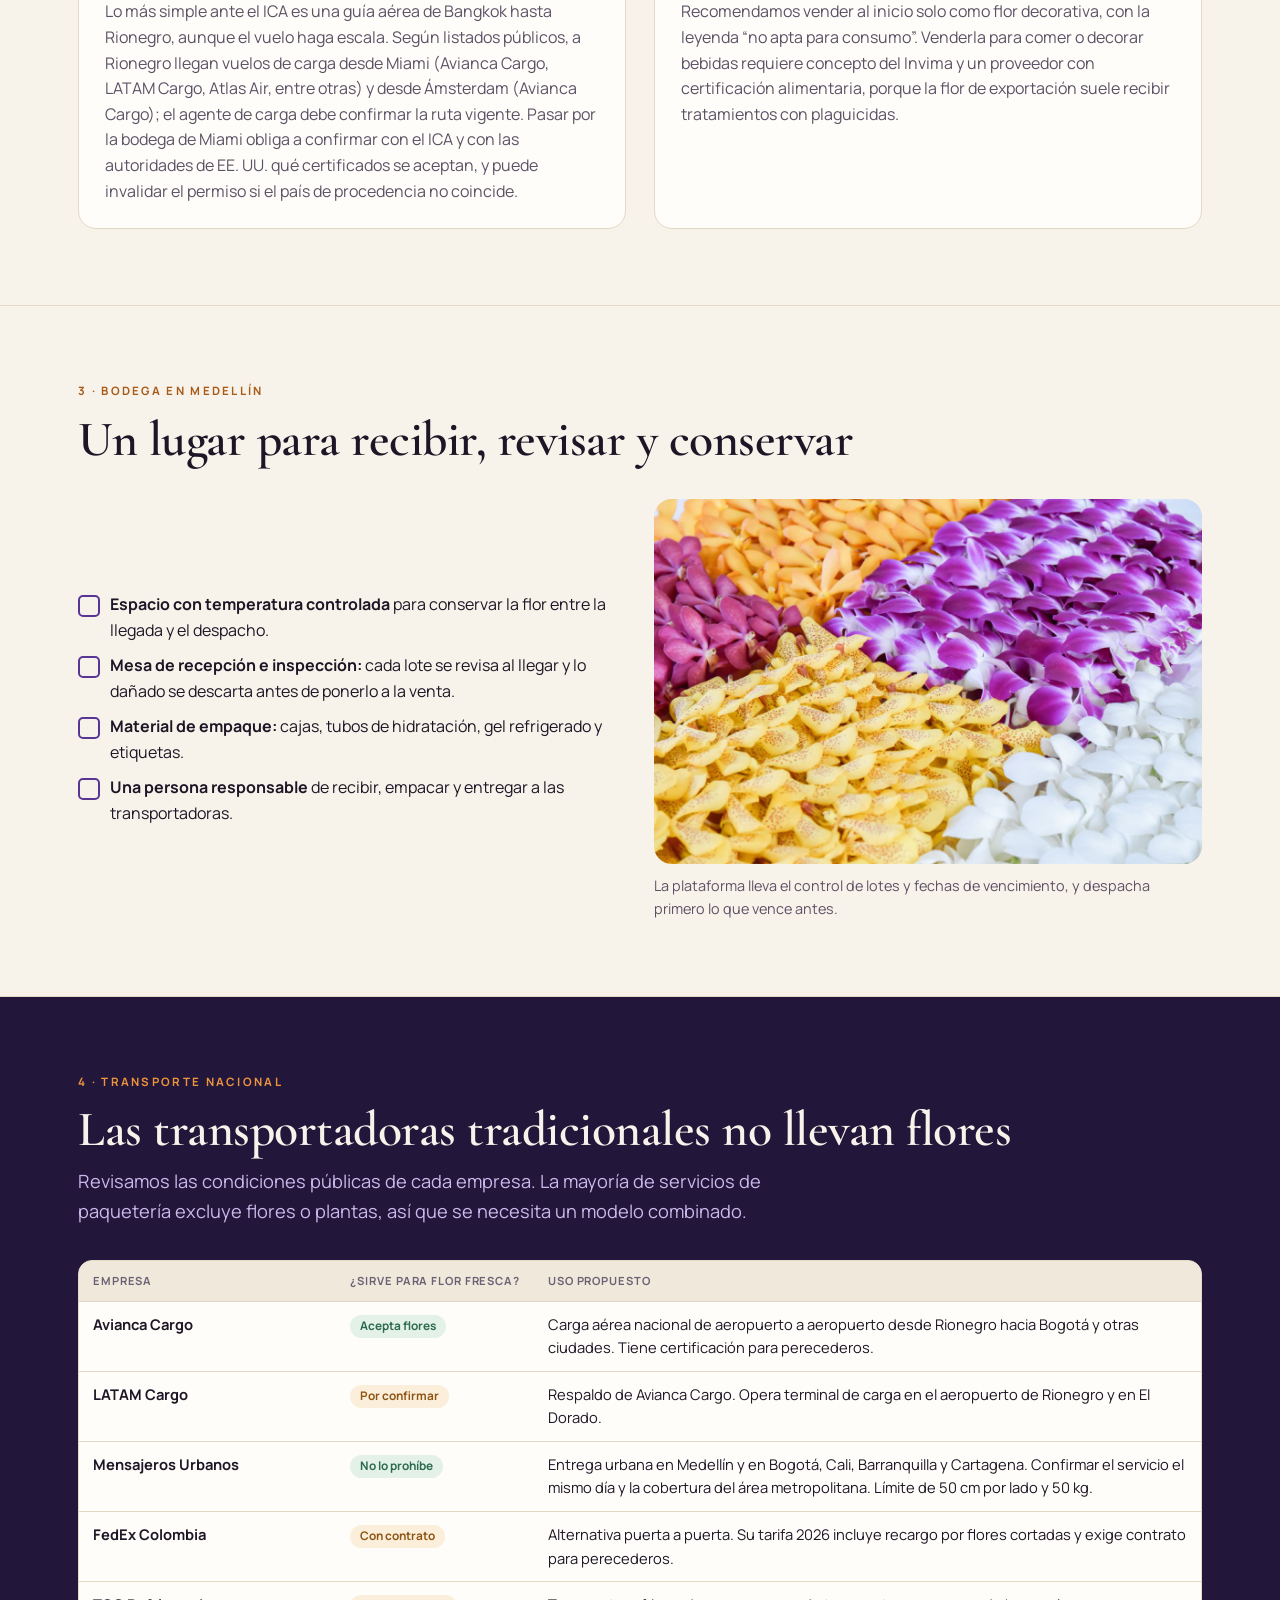
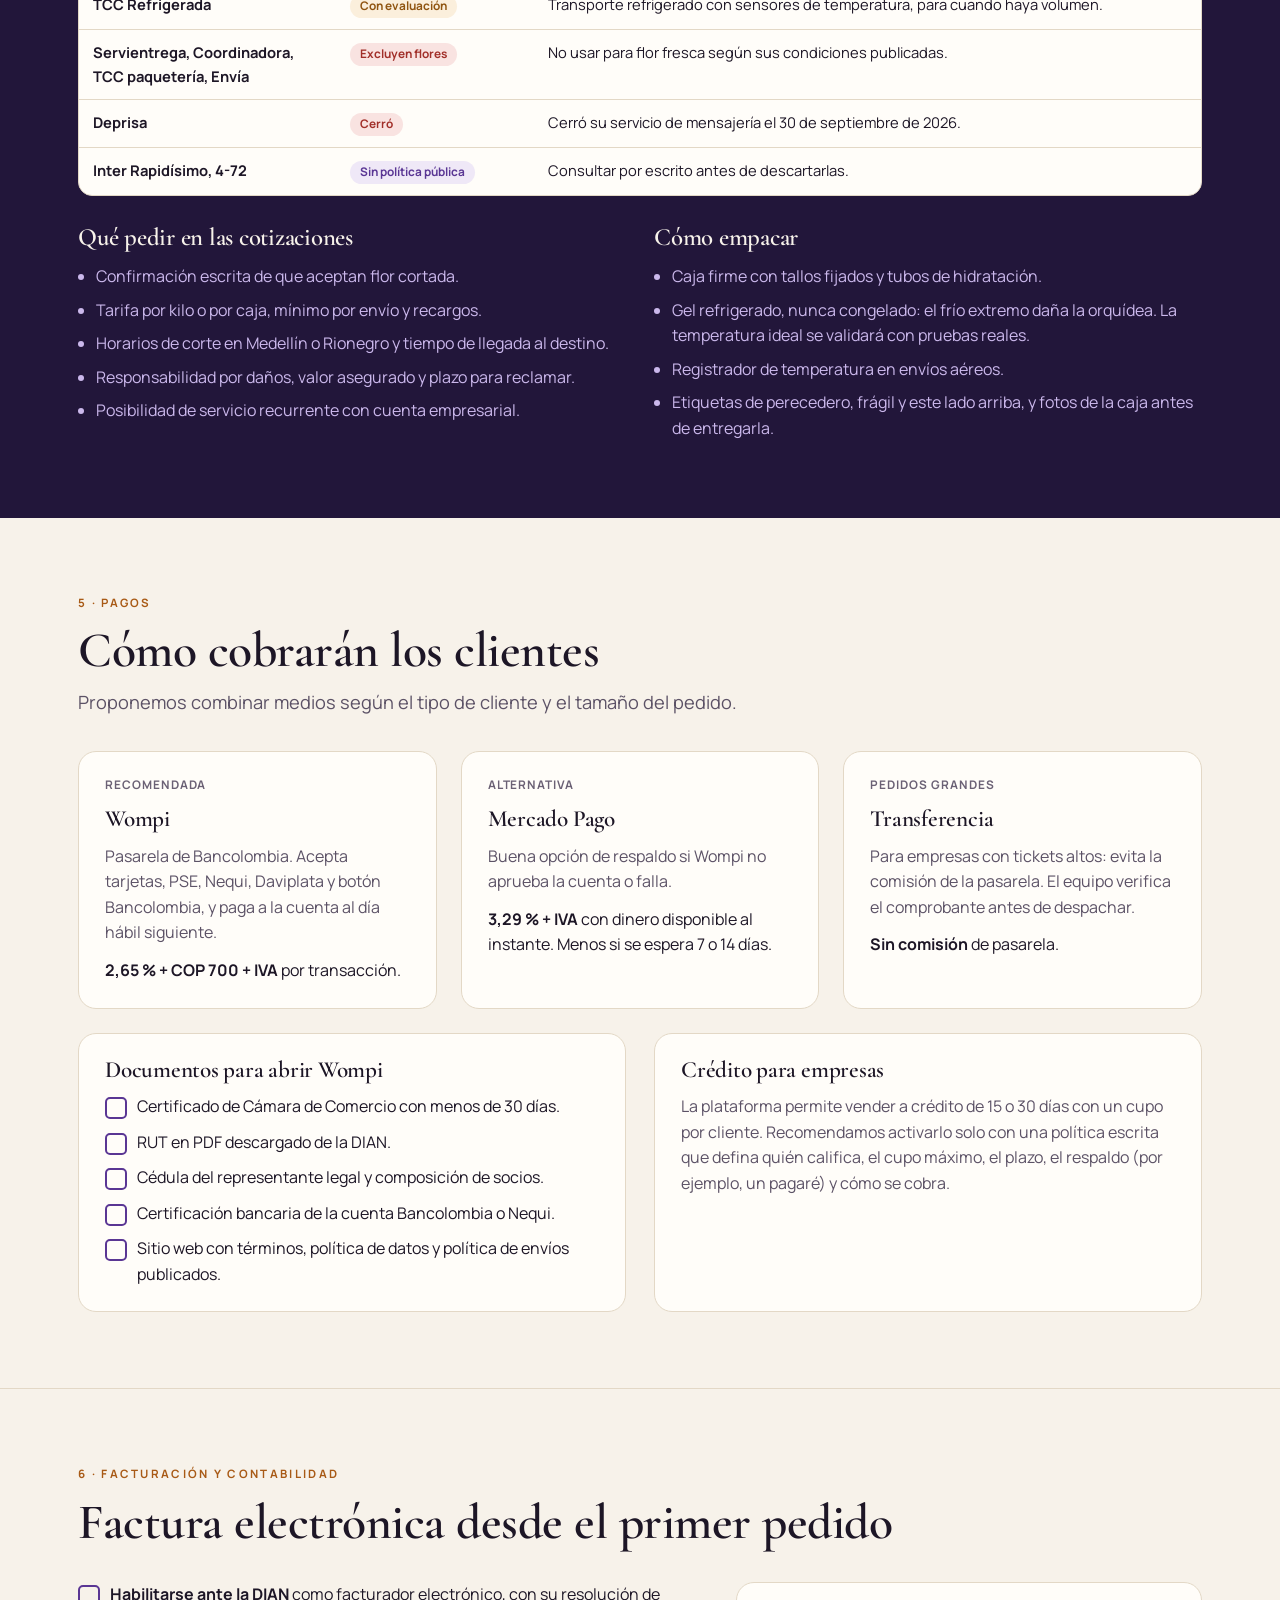
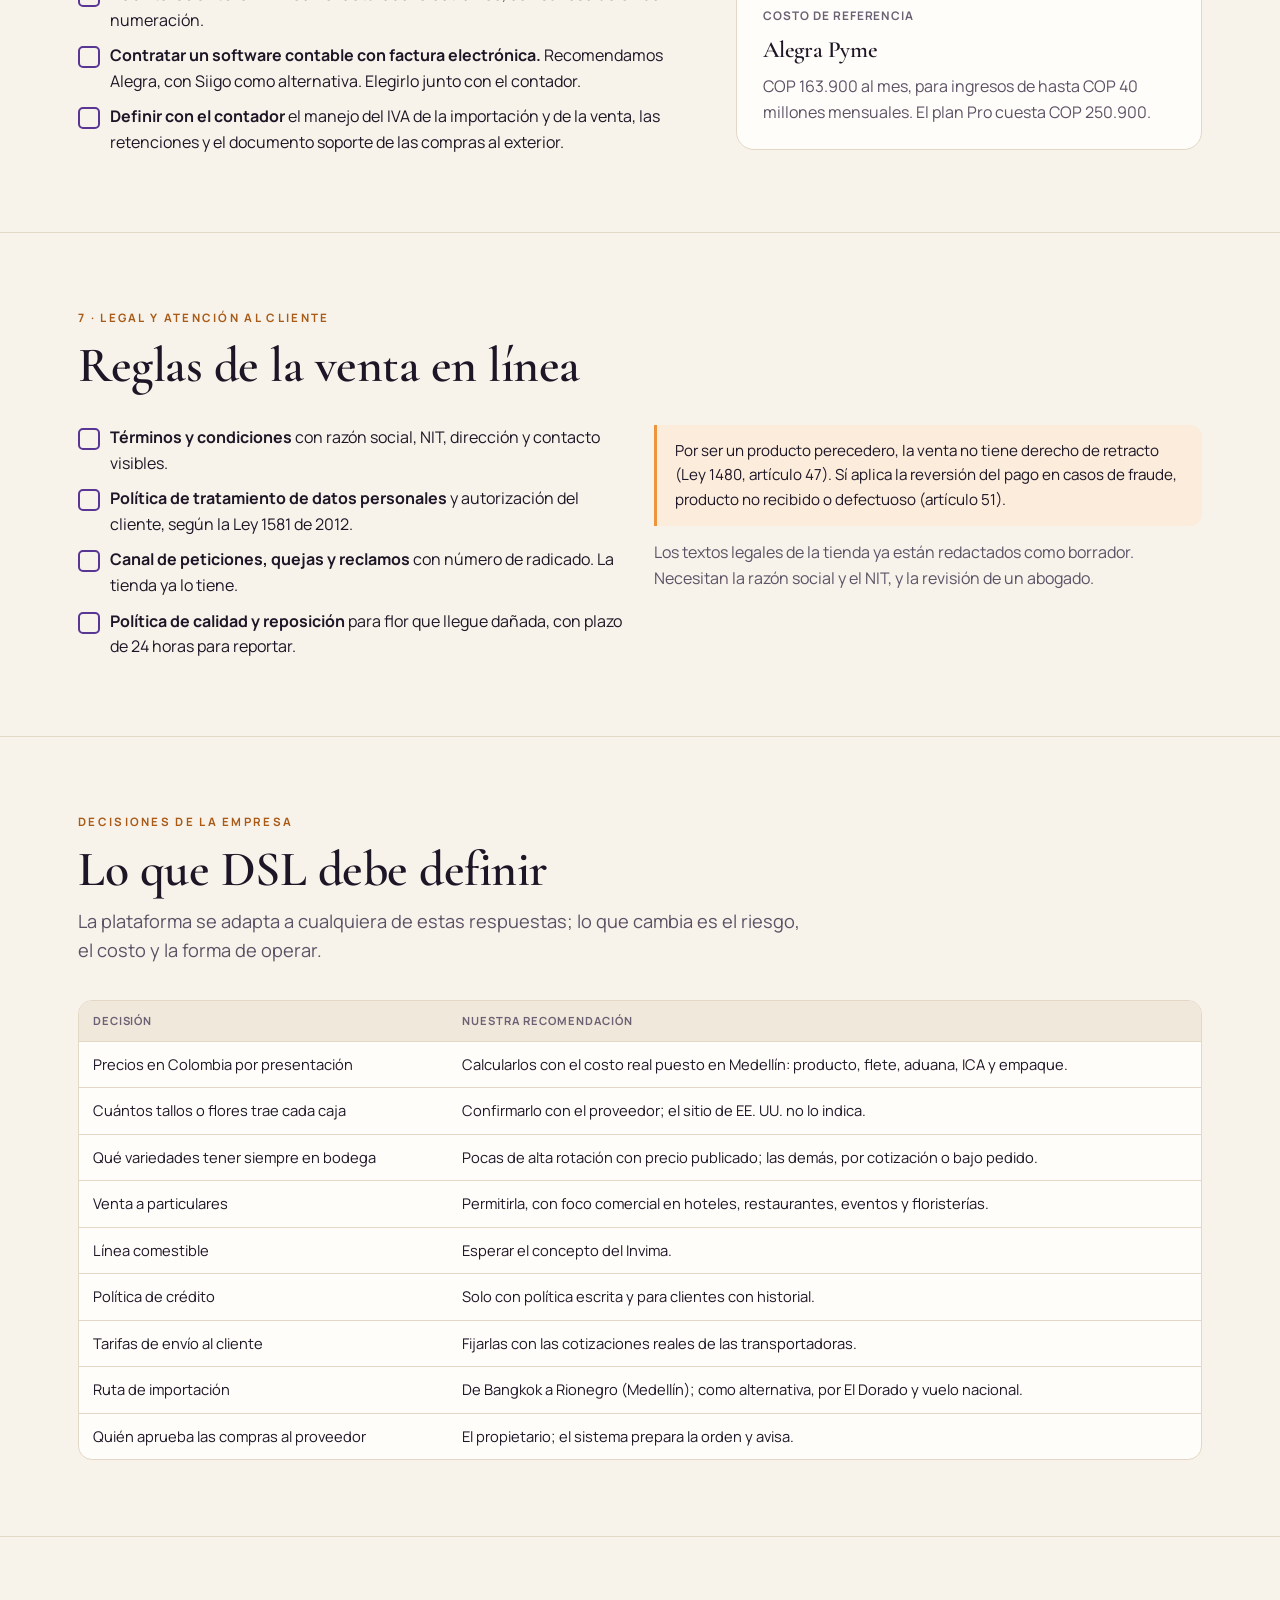
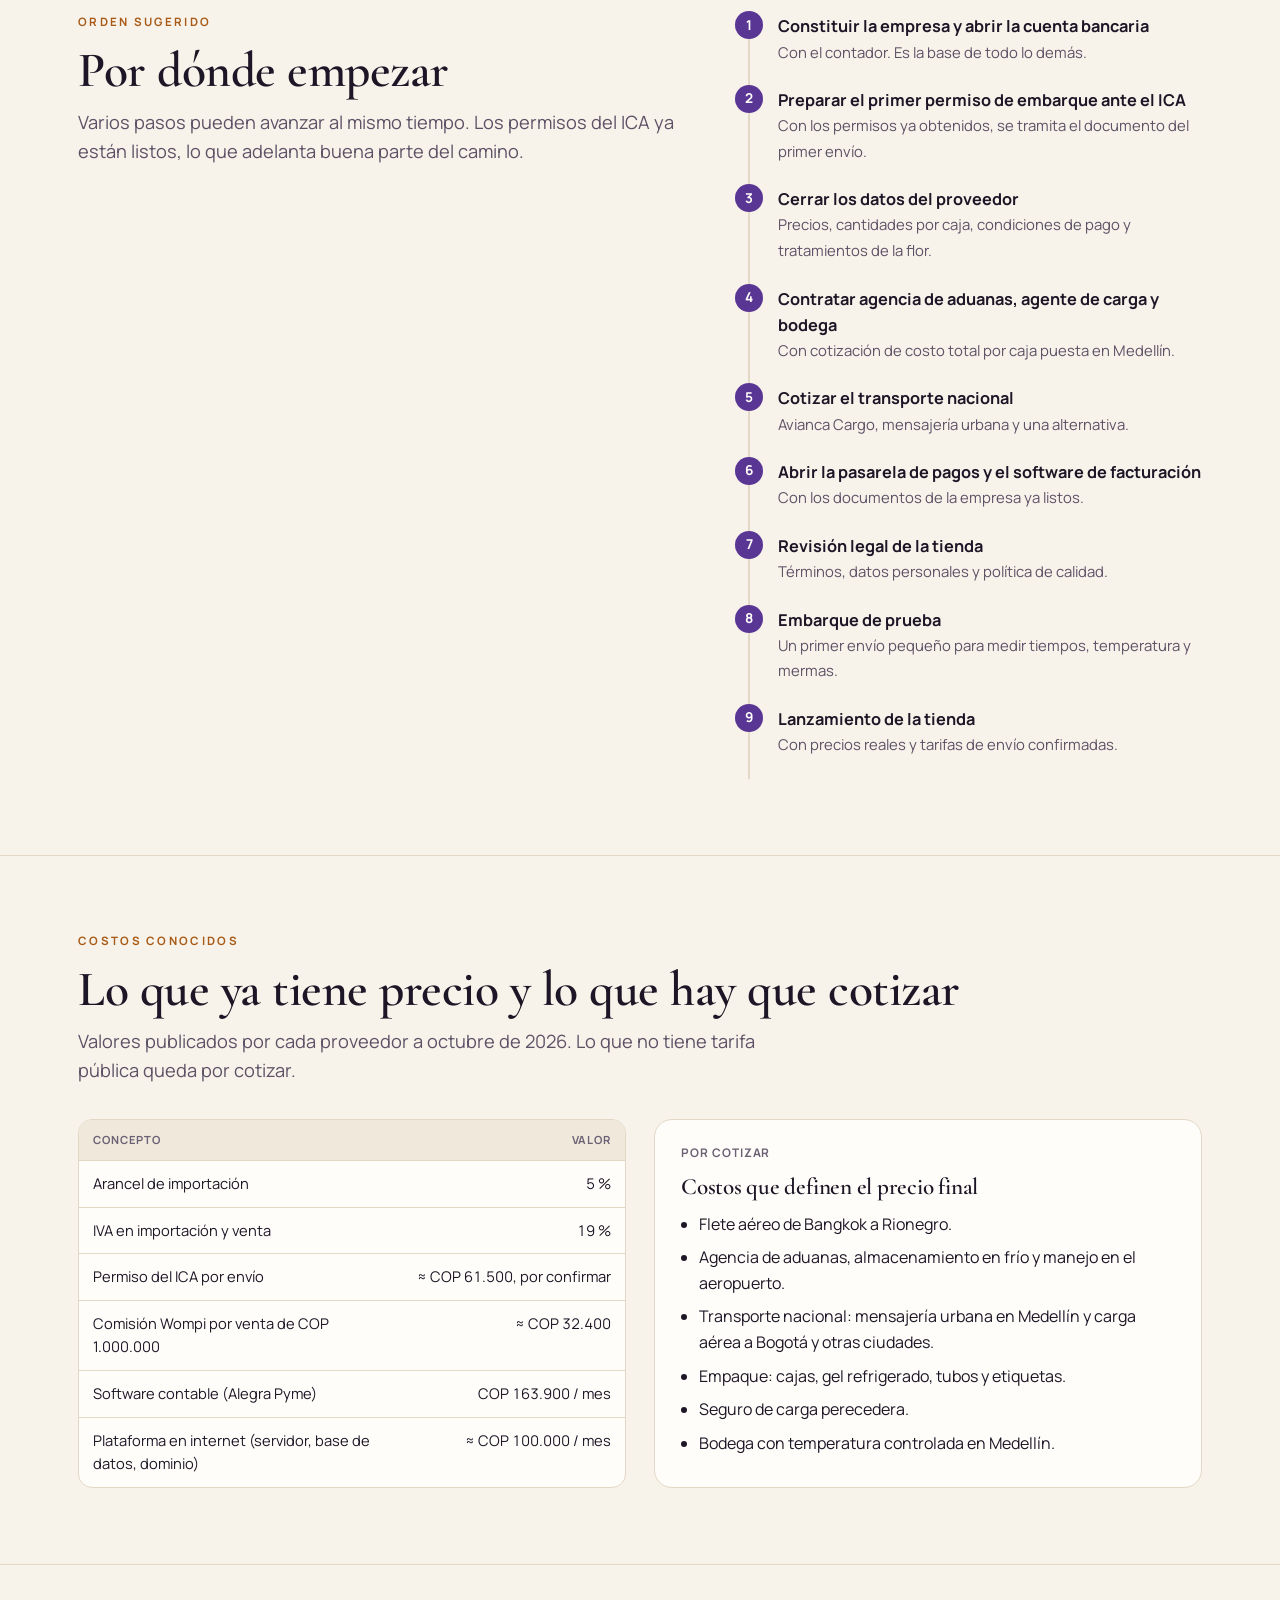
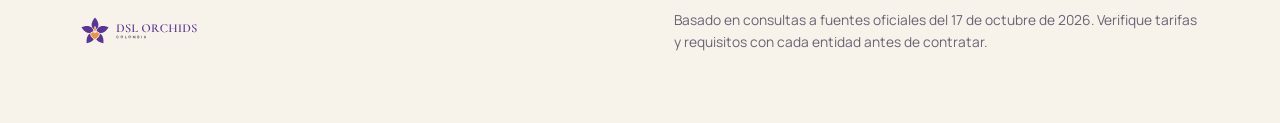
<file: operacion/index.html>
<!doctype html>
<html lang="es">
<head>
<meta charset="utf-8">
<meta name="viewport" content="width=device-width, initial-scale=1, viewport-fit=cover">
<meta name="robots" content="noindex, nofollow">
<title>Operación DSL Orchids Colombia</title>
<meta name="description" content="Qué necesita DSL Orchids para operar en Colombia: empresa, importación, bodega, transportadoras, pagos, facturación y requisitos legales.">
<link rel="icon" href="../assets/marca/avatar-violeta.svg">
<link rel="preconnect" href="https://fonts.googleapis.com">
<link rel="preconnect" href="https://fonts.gstatic.com" crossorigin>
<link rel="stylesheet" href="https://fonts.googleapis.com/css2?family=Cormorant+Garamond:ital,wght@0,500;0,600;1,500&family=Manrope:wght@400;500;600;700&display=swap">
<link rel="stylesheet" href="../assets/css/estilo.css?v=20261018b">
<style>
  .route{display:grid;grid-template-columns:repeat(6,minmax(0,1fr));gap:10px;margin:0;padding:0}
  .route li{list-style:none;background:var(--surface);border:1px solid var(--line);border-radius:16px;padding:16px;display:flex;flex-direction:column;gap:6px;min-width:0}
  .route li .n{font-family:var(--display);font-size:1.8rem;line-height:1;color:var(--saffron-ink)}
  .route li b{font-family:var(--display);font-size:1.3rem;line-height:1.1}
  .route li span{font-size:.84rem;color:var(--ink-2)}
  .route li .who{margin-top:auto;padding-top:8px}
  .alert{border:1px solid var(--bad);background:var(--bad-soft);color:var(--ink);border-radius:16px;padding:18px 20px;display:flex;flex-direction:column;gap:6px}
  .alert b{color:var(--bad)}
  .alert.alert-ok{background:var(--ok-soft);border-color:var(--ok)} .alert.alert-ok b{color:var(--ok)}
  .toc{display:flex;flex-wrap:wrap;gap:8px;margin-top:8px}
  .toc a{border:1px solid rgba(203,184,236,.4);border-radius:999px;padding:6px 14px;font-size:.84rem;color:var(--on-night);text-decoration:none}
  .toc a:hover{border-color:var(--on-night)}
  .two{display:grid;grid-template-columns:minmax(0,1.15fr) minmax(0,.85fr);gap:28px;align-items:start}
  .seq{list-style:none;margin:0;padding:0;display:flex;flex-direction:column;gap:0;border-left:2px solid var(--line);margin-left:12px}
  .seq li{position:relative;padding:0 0 22px 28px}
  .seq li::before{content:attr(data-n);position:absolute;left:-15px;top:-2px;width:28px;height:28px;border-radius:50%;background:var(--accent);color:var(--surface);font-weight:700;font-size:.85rem;display:flex;align-items:center;justify-content:center}
  .seq li b{display:block;font-size:1.02rem}
  .seq li span{color:var(--ink-2);font-size:.93rem}
  @media (max-width:960px){.route{grid-template-columns:repeat(2,minmax(0,1fr))}.two{grid-template-columns:1fr}}
  @media (max-width:560px){.route{grid-template-columns:1fr}}
</style>
</head>
<body>
<nav class="nav" aria-label="Páginas">
  <div class="wrap">
    <a class="brand" href="../"><img src="../assets/marca/isotipo-color.svg" alt=""><span>DSL Orchids</span></a>
    <ul>
      <li><a class="tab" href="../web/">Plataforma</a></li>
      <li><a class="tab" href="../marca/">Identidad de marca</a></li>
      <li><a class="tab here" href="../operacion/" aria-current="page">Qué se necesita</a></li>
    </ul>
  </div>
</nav>

<header class="hero">
  <img src="../assets/img/cajas.jpg" alt="" style="object-position:center 40%">
  <div class="wrap">
    <p class="eyebrow">Operación en Colombia</p>
    <h1>Qué se necesita para que <em>el flujo funcione</em></h1>
    <p class="lead">La plataforma ya está lista. Para vender de verdad faltan empresas aliadas, trámites y decisiones que solo puede tomar DSL. Esta guía reúne lo que hay que conseguir, con quién y en qué orden, con la operación basada en <b>Medellín</b>.</p>
    <nav class="toc" aria-label="Contenido">
      <a href="#ruta">La ruta del producto</a><a href="#empresa">Empresa</a><a href="#importacion">Importación</a><a href="#bodega">Bodega</a><a href="#transporte">Transporte</a><a href="#pagos">Pagos</a><a href="#facturacion">Facturación</a><a href="#legal">Legal</a><a href="#decisiones">Decisiones</a><a href="#orden">Orden sugerido</a><a href="#costos">Costos</a>
    </nav>
  </div>
</header>

<section id="ruta">
  <div class="wrap">
    <div class="sec-head">
      <p class="eyebrow">La ruta del producto</p>
      <h2>Del cultivo en Tailandia al cliente en Colombia</h2>
      <p class="lead">Cada tramo necesita un aliado distinto. Si falta uno, la cadena se detiene.</p>
    </div>
    <ol class="route">
      <li><span class="n">1</span><b>Cultivo y empaque</b><span>El proveedor en Bangkok cosecha, empaca y emite el certificado fitosanitario.</span><span class="who">Proveedor en Tailandia</span></li>
      <li><span class="n">2</span><b>Vuelo internacional</b><span>Carga aérea perecedera de Bangkok al aeropuerto José María Córdova (Rionegro), que sirve a Medellín, con escala en un centro internacional y temperatura controlada.</span><span class="who">Agente de carga</span></li>
      <li><span class="n">3</span><b>Aduana e ICA</b><span>Inspección fitosanitaria en el aeropuerto de Rionegro y nacionalización de la mercancía.</span><span class="who">Agencia de aduanas · ICA</span></li>
      <li><span class="n">4</span><b>Bodega en Medellín</b><span>Recepción, revisión de calidad y almacenamiento en frío, en Medellín o cerca del aeropuerto de Rionegro.</span><span class="who">Equipo DSL</span></li>
      <li><span class="n">5</span><b>Despacho nacional</b><span>Mensajería en Medellín y su área metropolitana; avión y entrega urbana hacia Bogotá y otras ciudades.</span><span class="who">Transportadoras</span></li>
      <li><span class="n">6</span><b>Cobro y factura</b><span>Pago en línea o transferencia, y factura electrónica al cliente.</span><span class="who">Pasarela · contador</span></li>
    </ol>
    <div class="alert alert-ok" style="margin-top:28px">
      <b>Permisos del ICA: listos</b>
      <p>DSL ya cuenta con los permisos del ICA para importar la orquídea cortada. En cada embarque solo queda tramitar el documento de requisitos de ese envío antes de que el proveedor despache.</p>
    </div>
  </div>
</section>

<section id="empresa">
  <div class="wrap">
    <div class="sec-head">
      <p class="eyebrow">1 · La empresa en Colombia</p>
      <h2>La base legal y bancaria</h2>
      <p class="lead">Sin esto no se puede importar, abrir la pasarela de pagos ni facturar.</p>
    </div>
    <div class="two">
      <ul class="checklist">
        <li><span><b>Constituir la sociedad (SAS)</b> en la Cámara de Comercio de Medellín para Antioquia, con un objeto social que incluya importación, comercio en línea y venta de flores.</span></li>
        <li><span><b>Obtener el RUT</b> con las responsabilidades de IVA, retención, facturador electrónico y usuario aduanero o importador.</span></li>
        <li><span><b>Inscribirse en el registro de industria y comercio de Medellín (RIT)</b> después de la matrícula en la Cámara de Comercio, y definir con el contador la actividad y la tarifa. Si la bodega queda en otro municipio, como Rionegro, revisar también la inscripción allí.</span></li>
        <li><span><b>Abrir una cuenta bancaria empresarial.</b> Para la pasarela recomendada sirve Bancolombia o Nequi empresa.</span></li>
        <li><span><b>Definir cómo se pagará al proveedor en el exterior</b> a través del banco, como lo exige el régimen de cambios.</span></li>
        <li><span><b>Si un socio es de EE. UU.</b>, registrar la inversión extranjera ante el Banco de la República.</span></li>
      </ul>
      <div class="card"><span class="who">Con quién</span><h3>Contador y abogado</h3><p class="muted">El contador acompaña el RUT, los impuestos y la facturación. El abogado revisa los estatutos y, más adelante, los términos de la tienda.</p></div>
    </div>
  </div>
</section>

<section id="importacion">
  <div class="wrap">
    <div class="sec-head">
      <p class="eyebrow">2 · Importación desde Tailandia</p>
      <h2>Trámites y aliados para traer la flor</h2>
      <p class="lead">Importar orquídea cortada como flor decorativa es viable. Paga un arancel del 5 % y un IVA del 19 %, y no requiere permiso CITES por ser flor de cultivo.</p>
    </div>
    <div class="tbl">
      <table>
        <thead><tr><th>Qué</th><th>Detalle</th><th>Con quién</th></tr></thead>
        <tbody>
          <tr><td><b>Permisos del ICA</b></td><td><span class="pill ok">Listo</span> DSL ya tiene los permisos del ICA para importar. Mantenerlos vigentes y al día con las especies que se importen.</td><td>ICA</td></tr>
          <tr><td><b>Permiso por envío</b></td><td>Documento de requisitos fitosanitarios para cada embarque. Vale para un solo envío durante 90 días y se pide antes de que el proveedor despache.</td><td>ICA</td></tr>
          <tr><td><b>Certificado de origen</b></td><td>El proveedor debe enviar el certificado fitosanitario de Tailandia con las declaraciones que pida el ICA, y la ficha de tratamientos aplicados a la flor.</td><td>Proveedor en Tailandia</td></tr>
          <tr><td><b>Nacionalización</b></td><td>Declaración de importación como carga. No se puede traer por courier porque tiene control del ICA.</td><td>Agencia de aduanas (recomendada)</td></tr>
          <tr><td><b>Flete aéreo</b></td><td>Ruta Bangkok–Rionegro (Medellín), con escala en un centro internacional, temperatura indicada y registrador de temperatura en la caja.</td><td>Agente de carga perecedera</td></tr>
          <tr><td><b>Aeropuerto de llegada</b></td><td>Confirmar que el aeropuerto de Rionegro esté habilitado para recibir flor cortada importada con inspección del ICA. Si no lo está, nacionalizar en El Dorado (Bogotá) y llevar la carga a Medellín en vuelo nacional.</td><td>ICA · Agencia de aduanas</td></tr>
          <tr><td><b>Seguro</b></td><td>Cobertura para producto perecedero y, si existe, para rechazo fitosanitario.</td><td>Aseguradora o agente de carga</td></tr>
        </tbody>
      </table>
    </div>
    <div class="grid-2" style="margin-top:24px">
      <div class="card"><span class="who">Ruta</span><h3>¿Directo o pasando por Miami?</h3><p class="muted">Lo más simple ante el ICA es una guía aérea de Bangkok hasta Rionegro, aunque el vuelo haga escala. Según listados públicos, a Rionegro llegan vuelos de carga desde Miami (Avianca Cargo, LATAM Cargo, Atlas Air, entre otras) y desde Ámsterdam (Avianca Cargo); el agente de carga debe confirmar la ruta vigente. Pasar por la bodega de Miami obliga a confirmar con el ICA y con las autoridades de EE. UU. qué certificados se aceptan, y puede invalidar el permiso si el país de procedencia no coincide.</p></div>
      <div class="card"><span class="who">Producto</span><h3>Flor decorativa, no comestible</h3><p class="muted">Recomendamos vender al inicio solo como flor decorativa, con la leyenda “no apta para consumo”. Venderla para comer o decorar bebidas requiere concepto del Invima y un proveedor con certificación alimentaria, porque la flor de exportación suele recibir tratamientos con plaguicidas.</p></div>
    </div>
  </div>
</section>

<section id="bodega">
  <div class="wrap">
    <div class="sec-head">
      <p class="eyebrow">3 · Bodega en Medellín</p>
      <h2>Un lugar para recibir, revisar y conservar</h2>
    </div>
    <div class="grid-2" style="align-items:center">
      <ul class="checklist">
        <li><span><b>Espacio con temperatura controlada</b> para conservar la flor entre la llegada y el despacho.</span></li>
        <li><span><b>Mesa de recepción e inspección:</b> cada lote se revisa al llegar y lo dañado se descarta antes de ponerlo a la venta.</span></li>
        <li><span><b>Material de empaque:</b> cajas, tubos de hidratación, gel refrigerado y etiquetas.</span></li>
        <li><span><b>Una persona responsable</b> de recibir, empacar y entregar a las transportadoras.</span></li>
      </ul>
      <figure><img src="../assets/img/flores-sueltas.jpg" alt="Flores sueltas de orquídea en bandeja" style="border-radius:18px;display:block" loading="lazy"><figcaption>La plataforma lleva el control de lotes y fechas de vencimiento, y despacha primero lo que vence antes.</figcaption></figure>
    </div>
  </div>
</section>

<section id="transporte" class="band">
  <div class="wrap">
    <div class="sec-head">
      <p class="eyebrow">4 · Transporte nacional</p>
      <h2>Las transportadoras tradicionales no llevan flores</h2>
      <p class="lead">Revisamos las condiciones públicas de cada empresa. La mayoría de servicios de paquetería excluye flores o plantas, así que se necesita un modelo combinado.</p>
    </div>
    <div class="tbl">
      <table>
        <thead><tr><th>Empresa</th><th>¿Sirve para flor fresca?</th><th>Uso propuesto</th></tr></thead>
        <tbody>
          <tr><td><b>Avianca Cargo</b></td><td><span class="pill ok">Acepta flores</span></td><td>Carga aérea nacional de aeropuerto a aeropuerto desde Rionegro hacia Bogotá y otras ciudades. Tiene certificación para perecederos.</td></tr>
          <tr><td><b>LATAM Cargo</b></td><td><span class="pill warn">Por confirmar</span></td><td>Respaldo de Avianca Cargo. Opera terminal de carga en el aeropuerto de Rionegro y en El Dorado.</td></tr>
          <tr><td><b>Mensajeros Urbanos</b></td><td><span class="pill ok">No lo prohíbe</span></td><td>Entrega urbana en Medellín y en Bogotá, Cali, Barranquilla y Cartagena. Confirmar el servicio el mismo día y la cobertura del área metropolitana. Límite de 50 cm por lado y 50 kg.</td></tr>
          <tr><td><b>FedEx Colombia</b></td><td><span class="pill warn">Con contrato</span></td><td>Alternativa puerta a puerta. Su tarifa 2026 incluye recargo por flores cortadas y exige contrato para perecederos.</td></tr>
          <tr><td><b>TCC Refrigerada</b></td><td><span class="pill warn">Con evaluación</span></td><td>Transporte refrigerado con sensores de temperatura, para cuando haya volumen.</td></tr>
          <tr><td><b>Servientrega, Coordinadora, TCC paquetería, Envía</b></td><td><span class="pill bad">Excluyen flores</span></td><td>No usar para flor fresca según sus condiciones publicadas.</td></tr>
          <tr><td><b>Deprisa</b></td><td><span class="pill bad">Cerró</span></td><td>Cerró su servicio de mensajería el 30 de septiembre de 2026.</td></tr>
          <tr><td><b>Inter Rapidísimo, 4-72</b></td><td><span class="pill info">Sin política pública</span></td><td>Consultar por escrito antes de descartarlas.</td></tr>
        </tbody>
      </table>
    </div>
    <div class="grid-2" style="margin-top:28px">
      <div class="stack"><h3>Qué pedir en las cotizaciones</h3>
        <ul class="list" style="color:var(--on-night-2)">
          <li>Confirmación escrita de que aceptan flor cortada.</li>
          <li>Tarifa por kilo o por caja, mínimo por envío y recargos.</li>
          <li>Horarios de corte en Medellín o Rionegro y tiempo de llegada al destino.</li>
          <li>Responsabilidad por daños, valor asegurado y plazo para reclamar.</li>
          <li>Posibilidad de servicio recurrente con cuenta empresarial.</li>
        </ul></div>
      <div class="stack"><h3>Cómo empacar</h3>
        <ul class="list" style="color:var(--on-night-2)">
          <li>Caja firme con tallos fijados y tubos de hidratación.</li>
          <li>Gel refrigerado, nunca congelado: el frío extremo daña la orquídea. La temperatura ideal se validará con pruebas reales.</li>
          <li>Registrador de temperatura en envíos aéreos.</li>
          <li>Etiquetas de perecedero, frágil y este lado arriba, y fotos de la caja antes de entregarla.</li>
        </ul></div>
    </div>
  </div>
</section>

<section id="pagos">
  <div class="wrap">
    <div class="sec-head">
      <p class="eyebrow">5 · Pagos</p>
      <h2>Cómo cobrarán los clientes</h2>
      <p class="lead">Proponemos combinar medios según el tipo de cliente y el tamaño del pedido.</p>
    </div>
    <div class="grid-3">
      <div class="card"><span class="who">Recomendada</span><h3>Wompi</h3><p class="muted">Pasarela de Bancolombia. Acepta tarjetas, PSE, Nequi, Daviplata y botón Bancolombia, y paga a la cuenta al día hábil siguiente.</p><p><b>2,65 % + COP 700 + IVA</b> por transacción.</p></div>
      <div class="card"><span class="who">Alternativa</span><h3>Mercado Pago</h3><p class="muted">Buena opción de respaldo si Wompi no aprueba la cuenta o falla.</p><p><b>3,29 % + IVA</b> con dinero disponible al instante. Menos si se espera 7 o 14 días.</p></div>
      <div class="card"><span class="who">Pedidos grandes</span><h3>Transferencia</h3><p class="muted">Para empresas con tickets altos: evita la comisión de la pasarela. El equipo verifica el comprobante antes de despachar.</p><p><b>Sin comisión</b> de pasarela.</p></div>
    </div>
    <div class="grid-2" style="margin-top:24px">
      <div class="card"><h3>Documentos para abrir Wompi</h3>
        <ul class="checklist">
          <li><span>Certificado de Cámara de Comercio con menos de 30 días.</span></li>
          <li><span>RUT en PDF descargado de la DIAN.</span></li>
          <li><span>Cédula del representante legal y composición de socios.</span></li>
          <li><span>Certificación bancaria de la cuenta Bancolombia o Nequi.</span></li>
          <li><span>Sitio web con términos, política de datos y política de envíos publicados.</span></li>
        </ul></div>
      <div class="card"><h3>Crédito para empresas</h3><p class="muted">La plataforma permite vender a crédito de 15 o 30 días con un cupo por cliente. Recomendamos activarlo solo con una política escrita que defina quién califica, el cupo máximo, el plazo, el respaldo (por ejemplo, un pagaré) y cómo se cobra.</p></div>
    </div>
  </div>
</section>

<section id="facturacion">
  <div class="wrap">
    <div class="sec-head">
      <p class="eyebrow">6 · Facturación y contabilidad</p>
      <h2>Factura electrónica desde el primer pedido</h2>
    </div>
    <div class="two">
      <ul class="checklist">
        <li><span><b>Habilitarse ante la DIAN</b> como facturador electrónico, con su resolución de numeración.</span></li>
        <li><span><b>Contratar un software contable con factura electrónica.</b> Recomendamos Alegra, con Siigo como alternativa. Elegirlo junto con el contador.</span></li>
        <li><span><b>Definir con el contador</b> el manejo del IVA de la importación y de la venta, las retenciones y el documento soporte de las compras al exterior.</span></li>
      </ul>
      <div class="card"><span class="who">Costo de referencia</span><h3>Alegra Pyme</h3><p class="muted">COP 163.900 al mes, para ingresos de hasta COP 40 millones mensuales. El plan Pro cuesta COP 250.900.</p></div>
    </div>
  </div>
</section>

<section id="legal">
  <div class="wrap">
    <div class="sec-head">
      <p class="eyebrow">7 · Legal y atención al cliente</p>
      <h2>Reglas de la venta en línea</h2>
    </div>
    <div class="grid-2">
      <ul class="checklist">
        <li><span><b>Términos y condiciones</b> con razón social, NIT, dirección y contacto visibles.</span></li>
        <li><span><b>Política de tratamiento de datos personales</b> y autorización del cliente, según la Ley 1581 de 2012.</span></li>
        <li><span><b>Canal de peticiones, quejas y reclamos</b> con número de radicado. La tienda ya lo tiene.</span></li>
        <li><span><b>Política de calidad y reposición</b> para flor que llegue dañada, con plazo de 24 horas para reportar.</span></li>
      </ul>
      <div class="stack">
        <p class="note">Por ser un producto perecedero, la venta no tiene derecho de retracto (Ley 1480, artículo 47). Sí aplica la reversión del pago en casos de fraude, producto no recibido o defectuoso (artículo 51).</p>
        <p class="muted">Los textos legales de la tienda ya están redactados como borrador. Necesitan la razón social y el NIT, y la revisión de un abogado.</p>
      </div>
    </div>
  </div>
</section>

<section id="decisiones">
  <div class="wrap">
    <div class="sec-head">
      <p class="eyebrow">Decisiones de la empresa</p>
      <h2>Lo que DSL debe definir</h2>
      <p class="lead">La plataforma se adapta a cualquiera de estas respuestas; lo que cambia es el riesgo, el costo y la forma de operar.</p>
    </div>
    <div class="tbl">
      <table>
        <thead><tr><th>Decisión</th><th>Nuestra recomendación</th></tr></thead>
        <tbody>
          <tr><td>Precios en Colombia por presentación</td><td>Calcularlos con el costo real puesto en Medellín: producto, flete, aduana, ICA y empaque.</td></tr>
          <tr><td>Cuántos tallos o flores trae cada caja</td><td>Confirmarlo con el proveedor; el sitio de EE. UU. no lo indica.</td></tr>
          <tr><td>Qué variedades tener siempre en bodega</td><td>Pocas de alta rotación con precio publicado; las demás, por cotización o bajo pedido.</td></tr>
          <tr><td>Venta a particulares</td><td>Permitirla, con foco comercial en hoteles, restaurantes, eventos y floristerías.</td></tr>
          <tr><td>Línea comestible</td><td>Esperar el concepto del Invima.</td></tr>
          <tr><td>Política de crédito</td><td>Solo con política escrita y para clientes con historial.</td></tr>
          <tr><td>Tarifas de envío al cliente</td><td>Fijarlas con las cotizaciones reales de las transportadoras.</td></tr>
          <tr><td>Ruta de importación</td><td>De Bangkok a Rionegro (Medellín); como alternativa, por El Dorado y vuelo nacional.</td></tr>
          <tr><td>Quién aprueba las compras al proveedor</td><td>El propietario; el sistema prepara la orden y avisa.</td></tr>
        </tbody>
      </table>
    </div>
  </div>
</section>

<section id="orden">
  <div class="wrap">
    <div class="two">
      <div>
        <div class="sec-head">
          <p class="eyebrow">Orden sugerido</p>
          <h2>Por dónde empezar</h2>
          <p class="lead">Varios pasos pueden avanzar al mismo tiempo. Los permisos del ICA ya están listos, lo que adelanta buena parte del camino.</p>
        </div>
      </div>
      <ol class="seq">
        <li data-n="1"><b>Constituir la empresa y abrir la cuenta bancaria</b><span>Con el contador. Es la base de todo lo demás.</span></li>
        <li data-n="2"><b>Preparar el primer permiso de embarque ante el ICA</b><span>Con los permisos ya obtenidos, se tramita el documento del primer envío.</span></li>
        <li data-n="3"><b>Cerrar los datos del proveedor</b><span>Precios, cantidades por caja, condiciones de pago y tratamientos de la flor.</span></li>
        <li data-n="4"><b>Contratar agencia de aduanas, agente de carga y bodega</b><span>Con cotización de costo total por caja puesta en Medellín.</span></li>
        <li data-n="5"><b>Cotizar el transporte nacional</b><span>Avianca Cargo, mensajería urbana y una alternativa.</span></li>
        <li data-n="6"><b>Abrir la pasarela de pagos y el software de facturación</b><span>Con los documentos de la empresa ya listos.</span></li>
        <li data-n="7"><b>Revisión legal de la tienda</b><span>Términos, datos personales y política de calidad.</span></li>
        <li data-n="8"><b>Embarque de prueba</b><span>Un primer envío pequeño para medir tiempos, temperatura y mermas.</span></li>
        <li data-n="9"><b>Lanzamiento de la tienda</b><span>Con precios reales y tarifas de envío confirmadas.</span></li>
      </ol>
    </div>
  </div>
</section>

<section id="costos">
  <div class="wrap">
    <div class="sec-head">
      <p class="eyebrow">Costos conocidos</p>
      <h2>Lo que ya tiene precio y lo que hay que cotizar</h2>
      <p class="lead">Valores publicados por cada proveedor a octubre de 2026. Lo que no tiene tarifa pública queda por cotizar.</p>
    </div>
    <div class="grid-2">
      <div class="tbl">
        <table>
          <thead><tr><th>Concepto</th><th style="text-align:right">Valor</th></tr></thead>
          <tbody>
            <tr><td>Arancel de importación</td><td class="n">5 %</td></tr>
            <tr><td>IVA en importación y venta</td><td class="n">19 %</td></tr>
            <tr><td>Permiso del ICA por envío</td><td class="n">≈ COP 61.500, por confirmar</td></tr>
            <tr><td>Comisión Wompi por venta de COP 1.000.000</td><td class="n">≈ COP 32.400</td></tr>
            <tr><td>Software contable (Alegra Pyme)</td><td class="n">COP 163.900 / mes</td></tr>
            <tr><td>Plataforma en internet (servidor, base de datos, dominio)</td><td class="n">≈ COP 100.000 / mes</td></tr>
          </tbody>
        </table>
      </div>
      <div class="card"><span class="who">Por cotizar</span><h3>Costos que definen el precio final</h3>
        <ul class="list">
          <li>Flete aéreo de Bangkok a Rionegro.</li>
          <li>Agencia de aduanas, almacenamiento en frío y manejo en el aeropuerto.</li>
          <li>Transporte nacional: mensajería urbana en Medellín y carga aérea a Bogotá y otras ciudades.</li>
          <li>Empaque: cajas, gel refrigerado, tubos y etiquetas.</li>
          <li>Seguro de carga perecedera.</li>
          <li>Bodega con temperatura controlada en Medellín.</li>
        </ul></div>
    </div>
  </div>
</section>

<footer>
  <div class="wrap">
    <img class="logo-light" src="../assets/marca/logo-horizontal-color.svg" alt="DSL Orchids Colombia" style="height:34px">
    <img class="logo-dark" src="../assets/marca/logo-horizontal-fondo-oscuro.svg" alt="DSL Orchids Colombia" style="height:34px">
    <p>Basado en consultas a fuentes oficiales del 17 de octubre de 2026. Verifique tarifas y requisitos con cada entidad antes de contratar.</p>
  </div>
</footer>
</body>
</html>
</file>
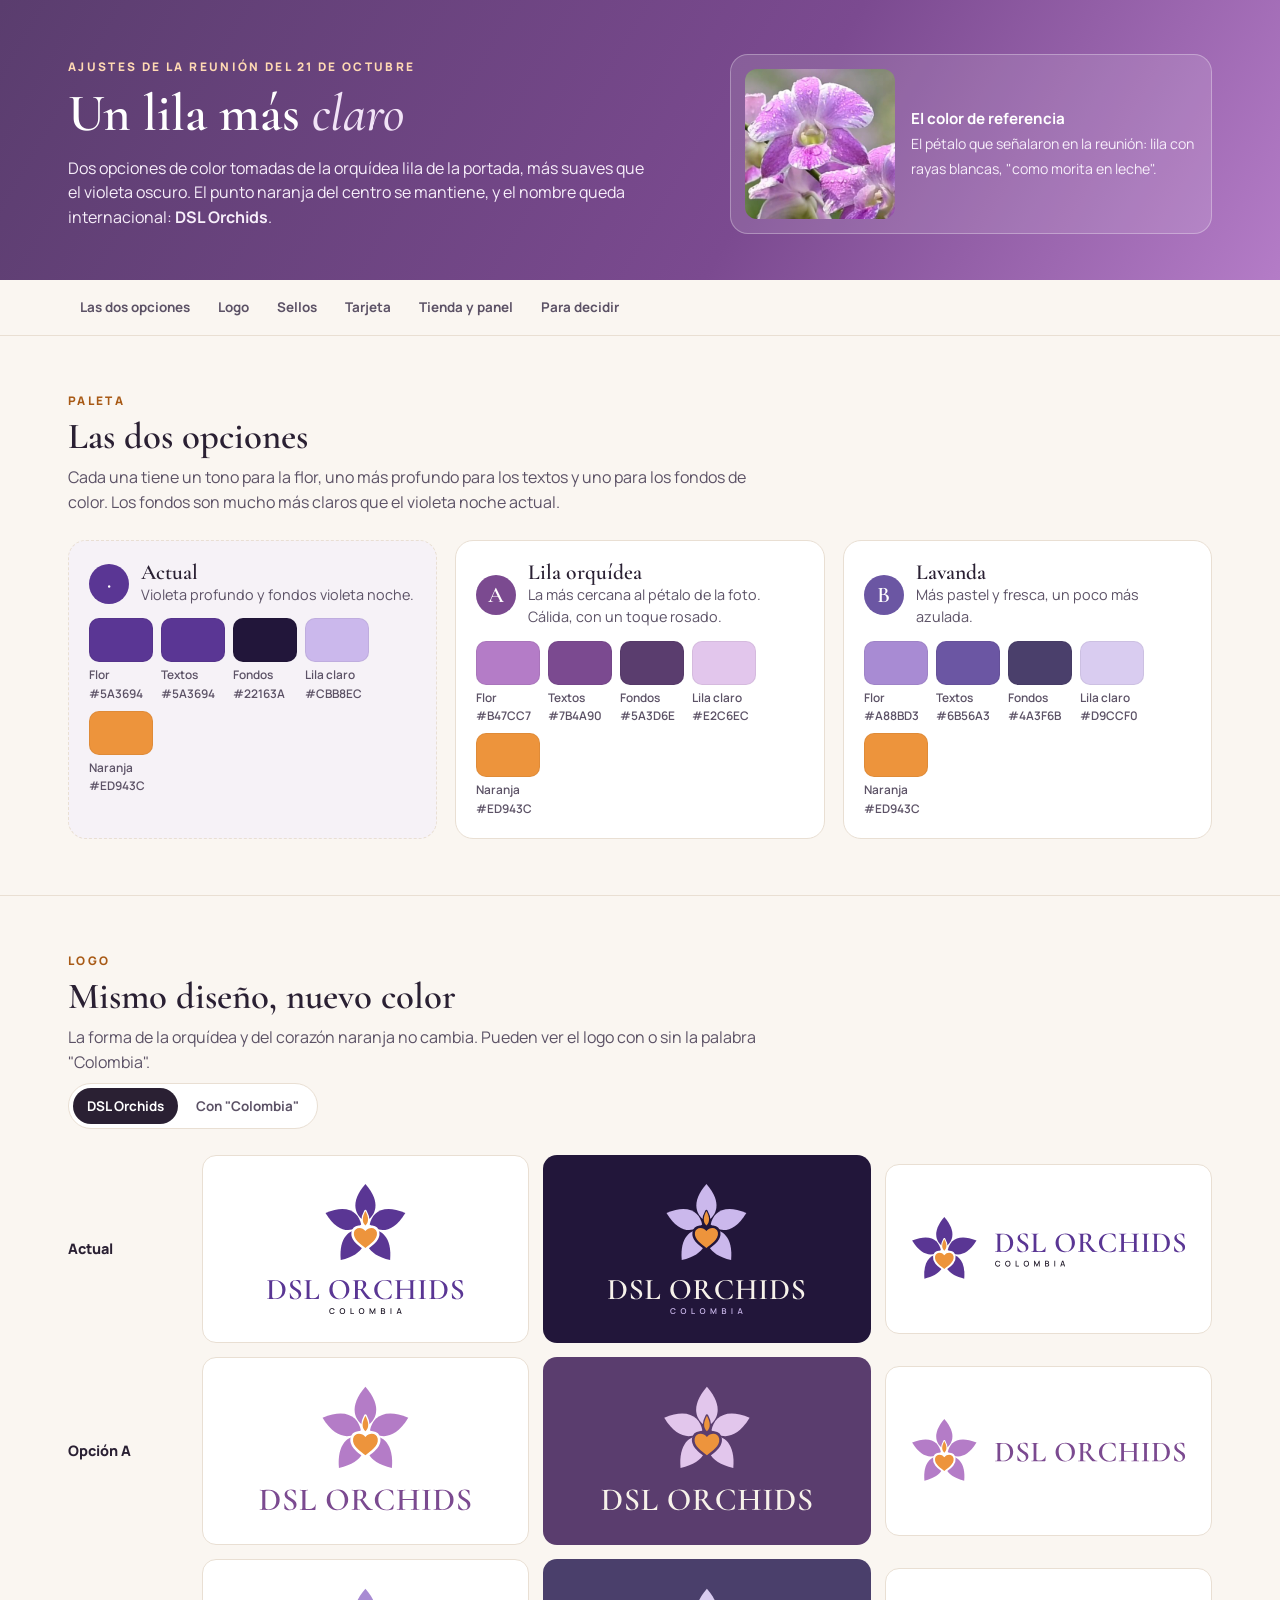
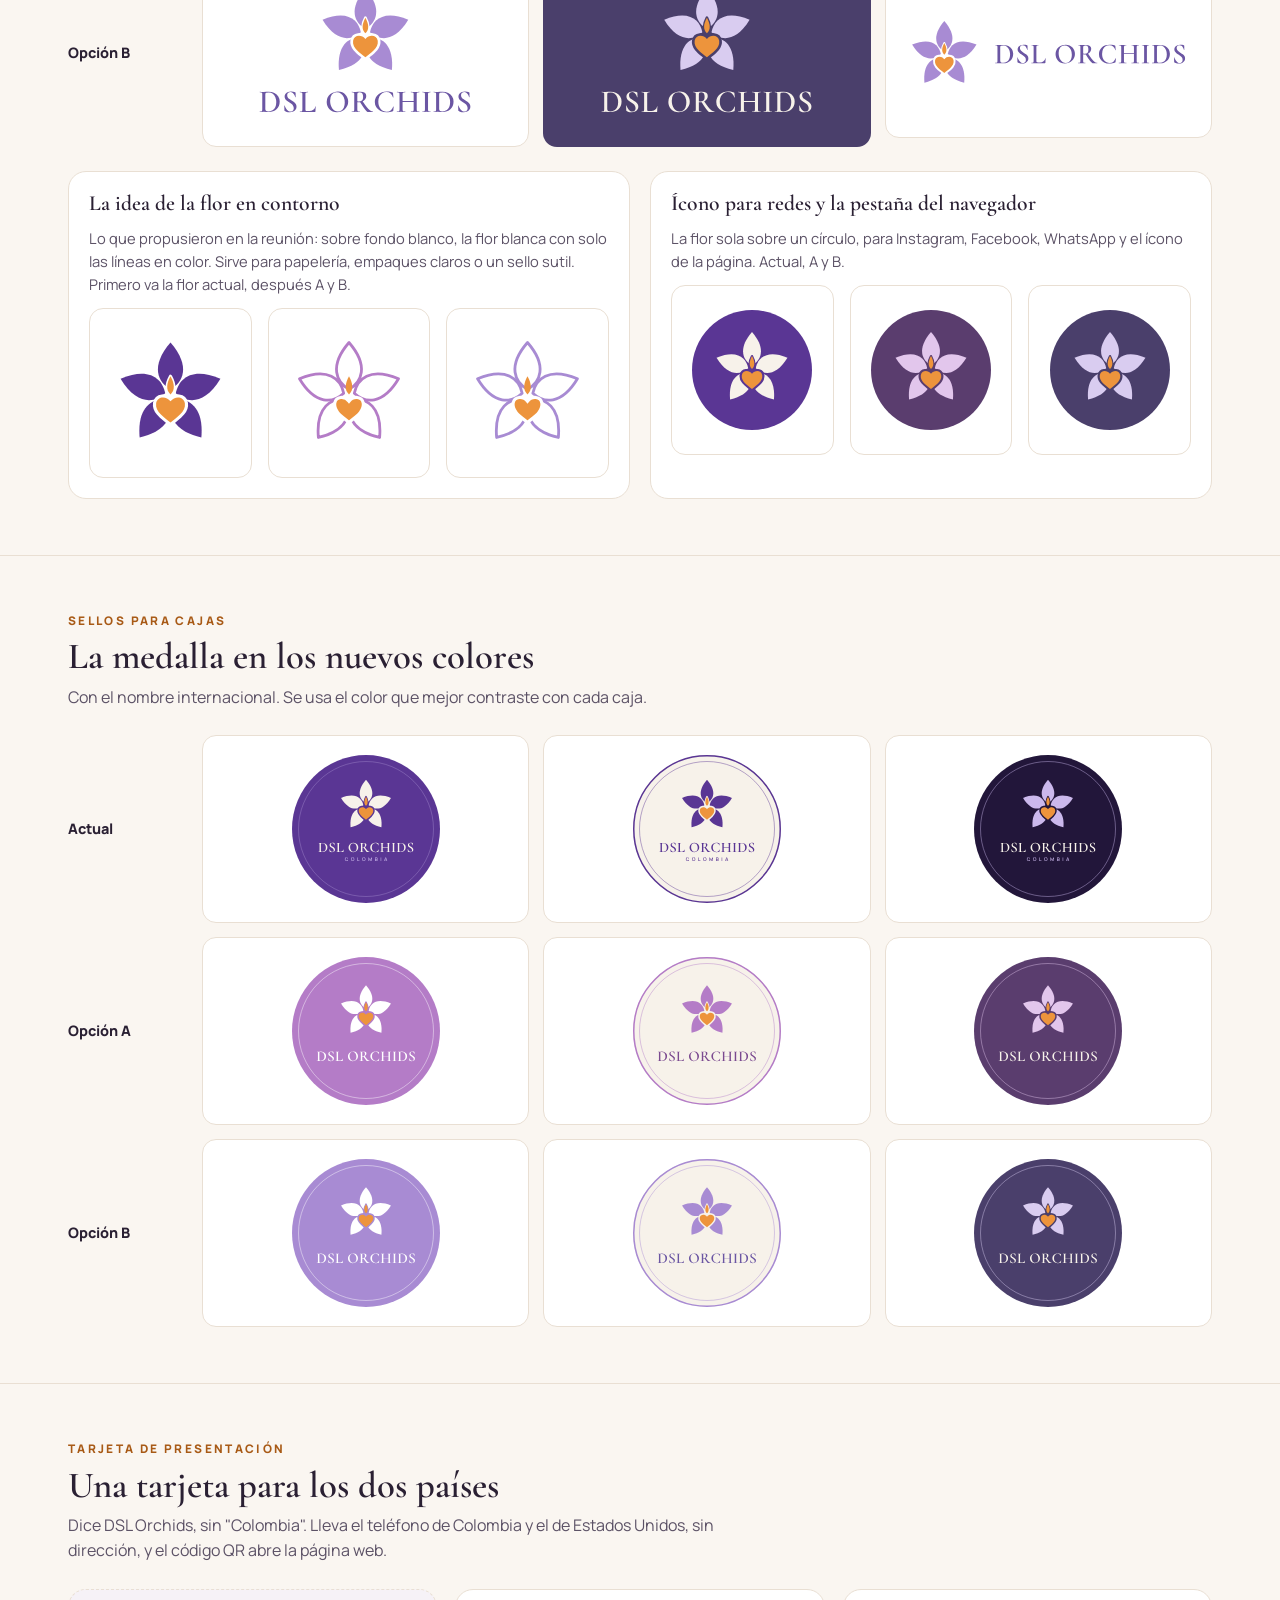
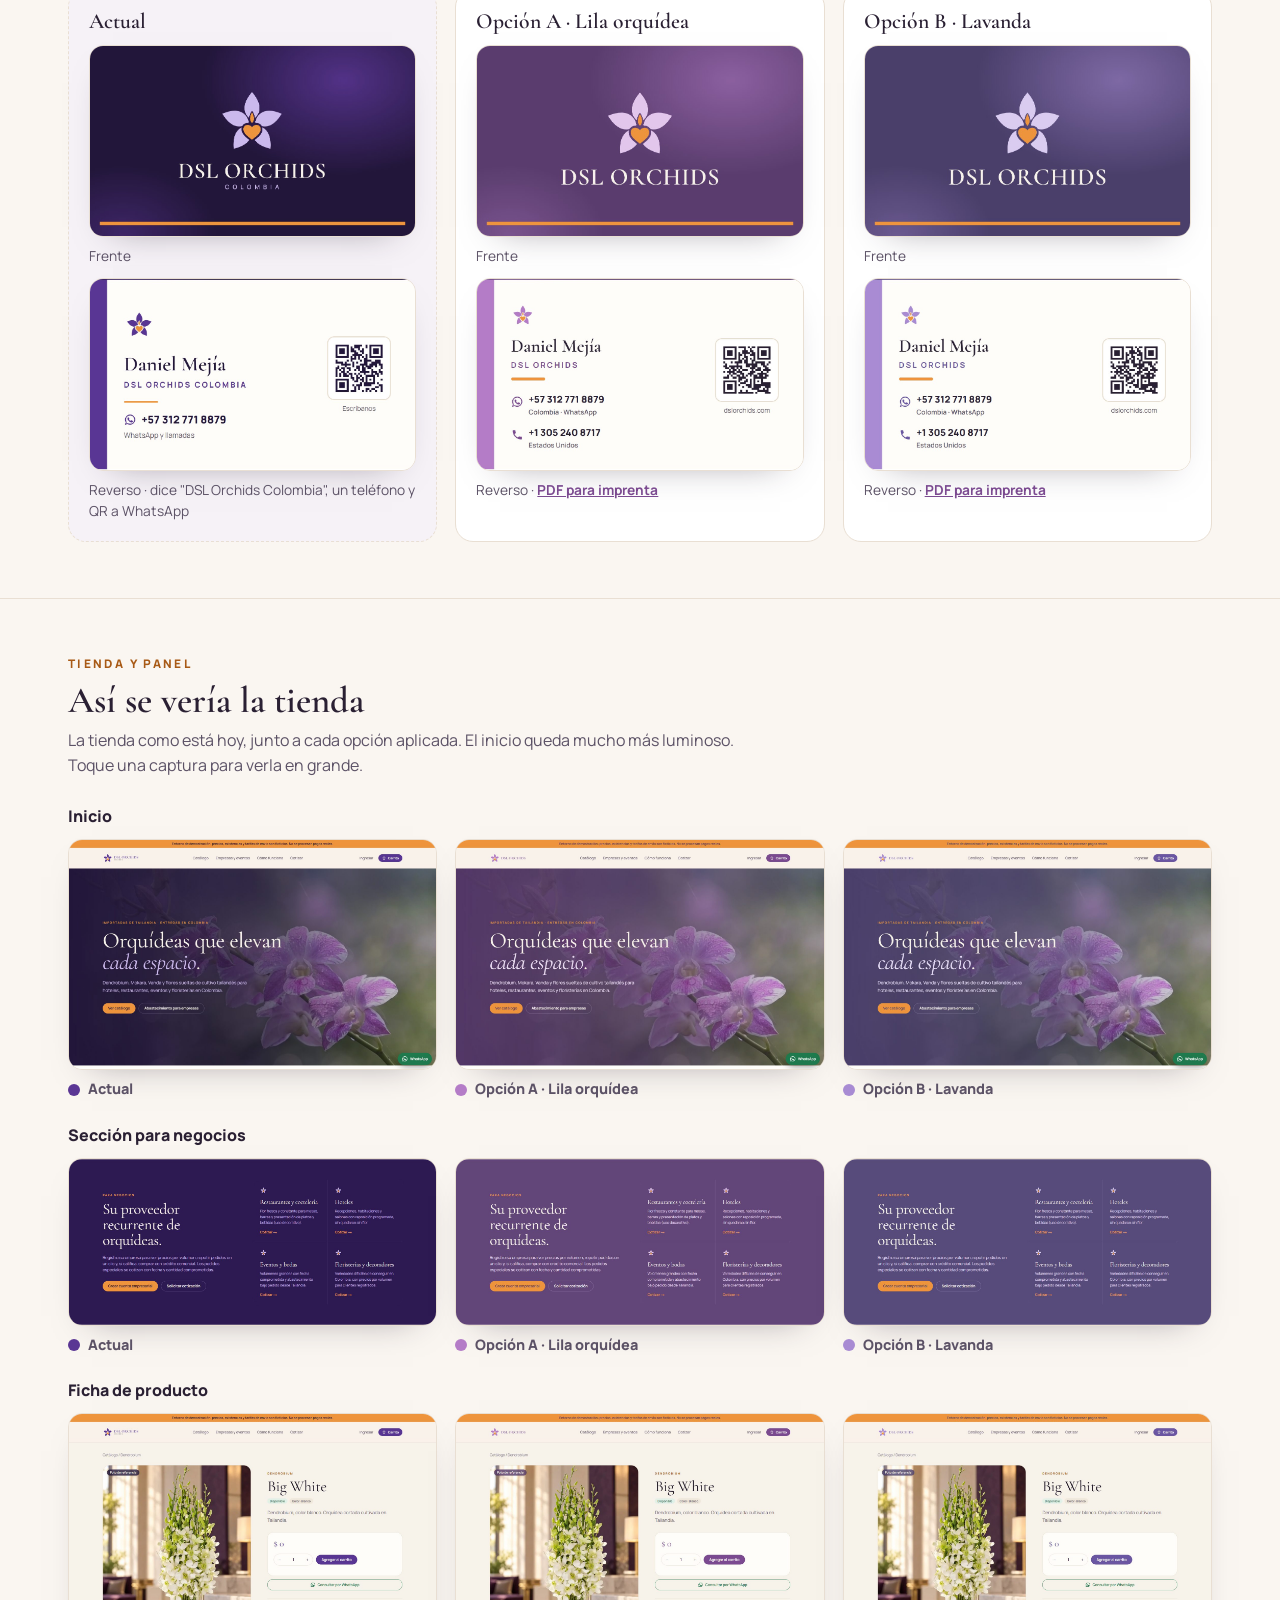
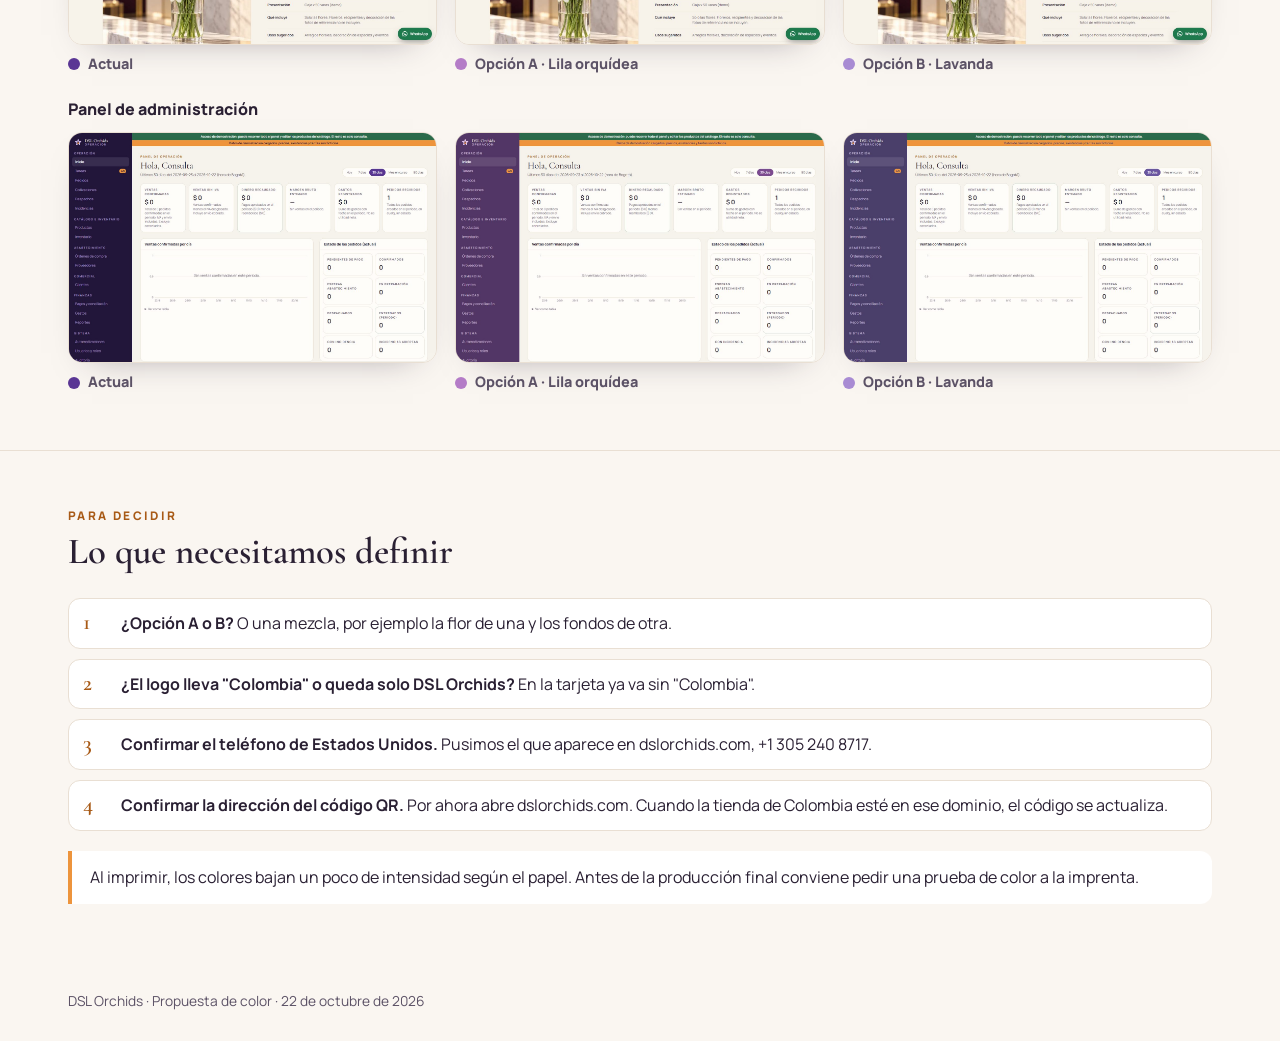
<file: propuesta-color/index.html>
<!doctype html>
<html lang="es">
<head>
<meta charset="utf-8">
<meta name="viewport" content="width=device-width, initial-scale=1, viewport-fit=cover">
<meta name="robots" content="noindex, nofollow">
<title>Propuesta de color · DSL Orchids</title>
<meta name="description" content="Dos opciones de color más claras para el logo, la tarjeta y la tienda, a partir de la orquídea lila.">
<link rel="icon" href="img/a-lila-orquidea-avatar.svg">
<link rel="preconnect" href="https://fonts.googleapis.com">
<link rel="preconnect" href="https://fonts.gstatic.com" crossorigin>
<link rel="stylesheet" href="https://fonts.googleapis.com/css2?family=Cormorant+Garamond:ital,wght@0,500;0,600;1,500&family=Manrope:wght@400;500;600;700;800&display=swap">
<style>
  :root{--bg:#FAF6F1;--surface:#FFFFFF;--line:#E9DFD3;--ink:#2A2033;--ink2:#5C5266;--ink3:#6B6175;--naranja:#ED943C;--naranja-hondo:#A85A16;
    --a:#7B4A90;--a-oscuro:#5A3D6E;--a-petalo:#B47CC7;--b:#6B56A3;--b-oscuro:#4A3F6B;--b-petalo:#A88BD3;
    --display:"Cormorant Garamond",Georgia,serif;--body:"Manrope",system-ui,sans-serif;color-scheme:light}
  *{box-sizing:border-box}
  body{margin:0;background:var(--bg);color:var(--ink);font-family:var(--body);font-size:16px;line-height:1.55}
  h1,h2,h3{font-family:var(--display);font-weight:600;line-height:1.05;margin:0;text-wrap:balance}
  p{margin:0}
  .wrap{max-width:1180px;margin:0 auto;padding-left:max(18px,env(safe-area-inset-left,0px));padding-right:max(18px,env(safe-area-inset-right,0px))}
  .eyebrow{font-size:.74rem;font-weight:800;letter-spacing:.2em;text-transform:uppercase;color:var(--naranja-hondo)}
  .muted{color:var(--ink2)}
  header.top{background:linear-gradient(120deg,#5A3D6E,#7B4A90 60%,#B47CC7);color:#fff;padding-block:54px 46px}
  header.top .wrap{display:grid;grid-template-columns:1.3fr 1fr;gap:36px;align-items:center}
  header.top h1{font-size:3.3rem;color:#fff} header.top h1 em{color:#F1E3F6;font-weight:500}
  header.top .lead{margin-top:14px;max-width:58ch;color:#F7EEFA}
  header.top .eyebrow{color:#FFD9B3}
  .ref{display:grid;grid-template-columns:150px 1fr;gap:16px;align-items:center;background:rgba(255,255,255,.12);border:1px solid rgba(255,255,255,.3);border-radius:18px;padding:14px}
  .ref img{width:150px;height:150px;border-radius:12px;object-fit:cover;display:block}
  .ref b{display:block;font-size:.95rem} .ref span{font-size:.88rem;color:#F7EEFA}
  nav.toc{position:sticky;top:0;z-index:10;background:rgba(250,246,241,.95);backdrop-filter:blur(8px);border-bottom:1px solid var(--line)}
  nav.toc .wrap{display:flex;gap:4px;overflow-x:auto;padding-block:10px;scrollbar-width:none}
  nav.toc a{white-space:nowrap;text-decoration:none;font-size:.84rem;font-weight:700;color:var(--ink2);padding:7px 12px;border-radius:999px}
  nav.toc a:hover{background:#F1E9F5;color:var(--a)}
  section{padding-block:56px;border-bottom:1px solid var(--line)}
  .sec-head{display:grid;gap:8px;margin-bottom:26px;max-width:70ch}
  h2{font-size:2.3rem} h3{font-size:1.35rem}
  .grid-2{display:grid;grid-template-columns:repeat(2,minmax(0,1fr));gap:20px}
  .grid-3{display:grid;grid-template-columns:repeat(3,minmax(0,1fr));gap:16px}
  .grid-2>*,.grid-3>*,.cols>*{min-width:0}
  .cols{display:grid;grid-template-columns:repeat(3,minmax(0,1fr));gap:18px}
  .tag{display:inline-flex;align-items:center;gap:8px;font-weight:800;font-size:.9rem}
  .tag i{width:12px;height:12px;border-radius:50%;display:inline-block}
  .row-title{font-weight:800;margin:22px 0 10px;font-size:1rem}
  .card.actual{background:#F6F2F7;border-style:dashed}
  .card{background:var(--surface);border:1px solid var(--line);border-radius:18px;padding:20px;display:flex;flex-direction:column;gap:12px}
  .opt-title{display:flex;align-items:center;gap:12px}
  .opt-title .badge{flex:none;display:grid;place-items:center;width:40px;height:40px;border-radius:50%;color:#fff;font-family:var(--display);font-size:1.4rem;font-weight:600}
  .swatches{display:flex;gap:8px;flex-wrap:wrap}
  .sw{display:flex;flex-direction:column;gap:4px;font-size:.74rem;color:var(--ink2);font-weight:600}
  .sw i{display:block;width:64px;height:44px;border-radius:10px;border:1px solid rgba(0,0,0,.06)}
  .tile{background:var(--surface);border:1px solid var(--line);border-radius:14px;display:flex;align-items:center;justify-content:center;padding:18px;min-height:170px}
  .tile img{max-width:100%;max-height:150px}
  .tile.dark{border-color:transparent}
  figure{margin:0;display:flex;flex-direction:column;gap:8px}
  figcaption{font-size:.86rem;color:var(--ink2)}
  .shot{width:100%;height:auto;display:block;border-radius:14px;border:1px solid var(--line);box-shadow:0 14px 34px -24px rgba(42,32,51,.5)}
  .compare{display:grid;grid-template-columns:120px repeat(3,minmax(0,1fr));gap:14px;align-items:center}
  .compare>*{min-width:0}
  .compare .lbl{font-weight:800;font-size:.9rem}
  .check{display:grid;gap:10px}
  .check div{display:grid;grid-template-columns:28px 1fr;gap:10px;background:var(--surface);border:1px solid var(--line);border-radius:12px;padding:12px 14px}
  .check span.n{font-family:var(--display);font-size:1.4rem;line-height:1;color:var(--naranja-hondo);font-weight:600}
  .note{border-left:4px solid var(--naranja);background:var(--surface);border-radius:0 12px 12px 0;padding:14px 18px}
  .toggle{justify-self:start;display:inline-flex;border:1px solid var(--line);border-radius:999px;padding:4px;background:#fff;gap:4px}
  .toggle button{border:0;background:transparent;border-radius:999px;padding:8px 14px;font:inherit;font-size:.84rem;font-weight:700;color:var(--ink2);cursor:pointer;min-height:36px}
  .toggle button[aria-pressed=true]{background:var(--ink);color:#fff}
  a.pdf{font-weight:700;color:var(--a)}
  footer{padding-block:30px;color:var(--ink2);font-size:.86rem}
  @media (max-width:900px){header.top .wrap,.grid-2,.cols{grid-template-columns:1fr}.grid-3{grid-template-columns:repeat(2,minmax(0,1fr))}.compare{grid-template-columns:repeat(3,minmax(0,1fr))}.compare .lbl{grid-column:1/-1}}
  @media (max-width:520px){.grid-3,.compare{grid-template-columns:1fr}header.top h1{font-size:2.5rem}.ref{grid-template-columns:96px 1fr}.ref img{width:96px;height:96px}h2{font-size:1.9rem}}
</style>
</head>
<body>

<header class="top">
  <div class="wrap">
    <div>
      <p class="eyebrow">Ajustes de la reunión del 21 de octubre</p>
      <h1 style="margin-top:10px">Un lila más <em>claro</em></h1>
      <p class="lead">Dos opciones de color tomadas de la orquídea lila de la portada, más suaves que el violeta oscuro. El punto naranja del centro se mantiene, y el nombre queda internacional: <b>DSL Orchids</b>.</p>
    </div>
    <div class="ref">
      <img src="img/referencia-petalo.jpg" alt="Pétalo lila con rayas blancas de la orquídea de la portada">
      <div><b>El color de referencia</b><span>El pétalo que señalaron en la reunión: lila con rayas blancas, "como morita en leche".</span></div>
    </div>
  </div>
</header>

<nav class="toc" aria-label="Contenido">
  <div class="wrap">
    <a href="#opciones">Las dos opciones</a>
    <a href="#logo">Logo</a>
    <a href="#sellos">Sellos</a>
    <a href="#tarjeta">Tarjeta</a>
    <a href="#web">Tienda y panel</a>
    <a href="#decidir">Para decidir</a>
  </div>
</nav>

<section id="opciones">
  <div class="wrap">
    <div class="sec-head">
      <p class="eyebrow">Paleta</p>
      <h2>Las dos opciones</h2>
      <p class="muted">Cada una tiene un tono para la flor, uno más profundo para los textos y uno para los fondos de color. Los fondos son mucho más claros que el violeta noche actual.</p>
    </div>
    <div class="cols">
      <div class="card actual">
        <div class="opt-title"><span class="badge" style="background:#5A3694">·</span><div><h3>Actual</h3><p class="muted" style="font-size:.9rem">Violeta profundo y fondos violeta noche.</p></div></div>
        <div class="swatches">
          <div class="sw"><i style="background:#5A3694"></i>Flor<br>#5A3694</div>
          <div class="sw"><i style="background:#5A3694"></i>Textos<br>#5A3694</div>
          <div class="sw"><i style="background:#22163A"></i>Fondos<br>#22163A</div>
          <div class="sw"><i style="background:#CBB8EC"></i>Lila claro<br>#CBB8EC</div>
          <div class="sw"><i style="background:#ED943C"></i>Naranja<br>#ED943C</div>
        </div>
      </div>
      <div class="card">
        <div class="opt-title"><span class="badge" style="background:var(--a)">A</span><div><h3>Lila orquídea</h3><p class="muted" style="font-size:.9rem">La más cercana al pétalo de la foto. Cálida, con un toque rosado.</p></div></div>
        <div class="swatches">
          <div class="sw"><i style="background:#B47CC7"></i>Flor<br>#B47CC7</div>
          <div class="sw"><i style="background:#7B4A90"></i>Textos<br>#7B4A90</div>
          <div class="sw"><i style="background:#5A3D6E"></i>Fondos<br>#5A3D6E</div>
          <div class="sw"><i style="background:#E2C6EC"></i>Lila claro<br>#E2C6EC</div>
          <div class="sw"><i style="background:#ED943C"></i>Naranja<br>#ED943C</div>
        </div>
      </div>
      <div class="card">
        <div class="opt-title"><span class="badge" style="background:var(--b)">B</span><div><h3>Lavanda</h3><p class="muted" style="font-size:.9rem">Más pastel y fresca, un poco más azulada.</p></div></div>
        <div class="swatches">
          <div class="sw"><i style="background:#A88BD3"></i>Flor<br>#A88BD3</div>
          <div class="sw"><i style="background:#6B56A3"></i>Textos<br>#6B56A3</div>
          <div class="sw"><i style="background:#4A3F6B"></i>Fondos<br>#4A3F6B</div>
          <div class="sw"><i style="background:#D9CCF0"></i>Lila claro<br>#D9CCF0</div>
          <div class="sw"><i style="background:#ED943C"></i>Naranja<br>#ED943C</div>
        </div>
      </div>
    </div>
  </div>
</section>

<section id="logo">
  <div class="wrap">
    <div class="sec-head">
      <p class="eyebrow">Logo</p>
      <h2>Mismo diseño, nuevo color</h2>
      <p class="muted">La forma de la orquídea y del corazón naranja no cambia. Pueden ver el logo con o sin la palabra "Colombia".</p>
      <div class="toggle" role="group" aria-label="Nombre en el logo">
        <button type="button" aria-pressed="true" data-v="internacional">DSL Orchids</button>
        <button type="button" aria-pressed="false" data-v="colombia">Con "Colombia"</button>
      </div>
    </div>
    <div class="compare">
      <span class="lbl">Actual</span>
      <div class="tile"><img src="img/actual-logo-vertical-color.svg" alt="Logo actual en violeta"></div>
      <div class="tile dark" style="background:#22163A"><img src="img/actual-logo-vertical-fondo-oscuro.svg" alt="Logo actual sobre violeta noche"></div>
      <div class="tile"><img src="img/actual-logo-horizontal-color.svg" alt="Logo horizontal actual"></div>

      <span class="lbl">Opción A</span>
      <div class="tile"><img data-logo="a-lila-orquidea-logo-vertical-color" src="img/a-lila-orquidea-logo-vertical-color-internacional.svg" alt="Logo opción A sobre blanco"></div>
      <div class="tile dark" style="background:#5A3D6E"><img data-logo="a-lila-orquidea-logo-vertical-fondo-oscuro" src="img/a-lila-orquidea-logo-vertical-fondo-oscuro-internacional.svg" alt="Logo opción A sobre fondo de color"></div>
      <div class="tile"><img data-logo="a-lila-orquidea-logo-horizontal-color" src="img/a-lila-orquidea-logo-horizontal-color-internacional.svg" alt="Logo horizontal opción A"></div>

      <span class="lbl">Opción B</span>
      <div class="tile"><img data-logo="b-lavanda-logo-vertical-color" src="img/b-lavanda-logo-vertical-color-internacional.svg" alt="Logo opción B sobre blanco"></div>
      <div class="tile dark" style="background:#4A3F6B"><img data-logo="b-lavanda-logo-vertical-fondo-oscuro" src="img/b-lavanda-logo-vertical-fondo-oscuro-internacional.svg" alt="Logo opción B sobre fondo de color"></div>
      <div class="tile"><img data-logo="b-lavanda-logo-horizontal-color" src="img/b-lavanda-logo-horizontal-color-internacional.svg" alt="Logo horizontal opción B"></div>
    </div>

    <div class="grid-2" style="margin-top:24px">
      <div class="card">
        <h3>La idea de la flor en contorno</h3>
        <p class="muted" style="font-size:.92rem">Lo que propusieron en la reunión: sobre fondo blanco, la flor blanca con solo las líneas en color. Sirve para papelería, empaques claros o un sello sutil. Primero va la flor actual, después A y B.</p>
        <div class="grid-3">
          <div class="tile"><img src="img/actual-isotipo-color.svg" alt="Flor actual, sólida"></div>
          <div class="tile"><img src="img/a-lila-orquidea-isotipo-contorno.svg" alt="Flor en contorno, opción A"></div>
          <div class="tile"><img src="img/b-lavanda-isotipo-contorno.svg" alt="Flor en contorno, opción B"></div>
        </div>
      </div>
      <div class="card">
        <h3>Ícono para redes y la pestaña del navegador</h3>
        <p class="muted" style="font-size:.92rem">La flor sola sobre un círculo, para Instagram, Facebook, WhatsApp y el ícono de la página. Actual, A y B.</p>
        <div class="grid-3">
          <div class="tile"><img src="img/actual-avatar.svg" alt="Ícono actual" style="max-height:120px"></div>
          <div class="tile"><img src="img/a-lila-orquidea-avatar.svg" alt="Ícono opción A" style="max-height:120px"></div>
          <div class="tile"><img src="img/b-lavanda-avatar.svg" alt="Ícono opción B" style="max-height:120px"></div>
        </div>
      </div>
    </div>
  </div>
</section>

<section id="sellos">
  <div class="wrap">
    <div class="sec-head">
      <p class="eyebrow">Sellos para cajas</p>
      <h2>La medalla en los nuevos colores</h2>
      <p class="muted">Con el nombre internacional. Se usa el color que mejor contraste con cada caja.</p>
    </div>
    <div class="compare">
      <span class="lbl">Actual</span>
      <div class="tile"><img src="img/actual-sello-a-medalla.svg" alt="Sello Actual, color principal"></div>
      <div class="tile"><img src="img/actual-sello-a-medalla-marfil.svg" alt="Sello Actual, marfil"></div>
      <div class="tile"><img src="img/actual-sello-a-medalla-noche.svg" alt="Sello Actual, fondo profundo"></div>
      <span class="lbl">Opción A</span>
      <div class="tile"><img src="img/a-lila-orquidea-sello-color.svg" alt="Sello Opción A, color principal"></div>
      <div class="tile"><img src="img/a-lila-orquidea-sello-marfil.svg" alt="Sello Opción A, marfil"></div>
      <div class="tile"><img src="img/a-lila-orquidea-sello-oscuro.svg" alt="Sello Opción A, fondo profundo"></div>
      <span class="lbl">Opción B</span>
      <div class="tile"><img src="img/b-lavanda-sello-color.svg" alt="Sello Opción B, color principal"></div>
      <div class="tile"><img src="img/b-lavanda-sello-marfil.svg" alt="Sello Opción B, marfil"></div>
      <div class="tile"><img src="img/b-lavanda-sello-oscuro.svg" alt="Sello Opción B, fondo profundo"></div>
    </div>
  </div>
</section>

<section id="tarjeta">
  <div class="wrap">
    <div class="sec-head">
      <p class="eyebrow">Tarjeta de presentación</p>
      <h2>Una tarjeta para los dos países</h2>
      <p class="muted">Dice DSL Orchids, sin "Colombia". Lleva el teléfono de Colombia y el de Estados Unidos, sin dirección, y el código QR abre la página web.</p>
    </div>
    <div class="cols">
      <div class="card actual">
        <h3>Actual</h3>
        <figure><img class="shot" src="img/actual-tarjeta-frente.jpg" alt="Frente de la tarjeta actual sobre violeta noche" loading="lazy"><figcaption>Frente</figcaption></figure>
        <figure><img class="shot" src="img/actual-tarjeta-reverso.jpg" alt="Reverso de la tarjeta actual con un teléfono y QR a WhatsApp" loading="lazy"><figcaption>Reverso · dice "DSL Orchids Colombia", un teléfono y QR a WhatsApp</figcaption></figure>
      </div>
      <div class="card">
        <h3>Opción A · Lila orquídea</h3>
        <figure><img class="shot" src="img/a-lila-orquidea-tarjeta-frente.jpg" alt="Frente de la tarjeta opción A con el logo sobre lila profundo" loading="lazy"><figcaption>Frente</figcaption></figure>
        <figure><img class="shot" src="img/a-lila-orquidea-tarjeta-reverso.jpg" alt="Reverso de la tarjeta opción A con nombre, dos teléfonos y código QR" loading="lazy"><figcaption>Reverso · <a class="pdf" href="img/tarjeta-a-lila-orquidea.pdf" target="_blank" rel="noopener">PDF para imprenta</a></figcaption></figure>
      </div>
      <div class="card">
        <h3>Opción B · Lavanda</h3>
        <figure><img class="shot" src="img/b-lavanda-tarjeta-frente.jpg" alt="Frente de la tarjeta opción B con el logo sobre lavanda profundo" loading="lazy"><figcaption>Frente</figcaption></figure>
        <figure><img class="shot" src="img/b-lavanda-tarjeta-reverso.jpg" alt="Reverso de la tarjeta opción B con nombre, dos teléfonos y código QR" loading="lazy"><figcaption>Reverso · <a class="pdf" href="img/tarjeta-b-lavanda.pdf" target="_blank" rel="noopener">PDF para imprenta</a></figcaption></figure>
      </div>
    </div>
  </div>
</section>

<section id="web">
  <div class="wrap">
    <div class="sec-head">
      <p class="eyebrow">Tienda y panel</p>
      <h2>Así se vería la tienda</h2>
      <p class="muted">La tienda como está hoy, junto a cada opción aplicada. El inicio queda mucho más luminoso. Toque una captura para verla en grande.</p>
    </div>
    <p class="row-title">Inicio</p>
    <div class="cols">
      <figure><a href="img/actual-web-inicio.jpg" target="_blank" rel="noopener" aria-label="Ver captura en grande"><img class="shot" src="img/actual-web-inicio.jpg" alt="Inicio, versión actual" loading="lazy"></a><figcaption><span class="tag"><i style="background:#5A3694"></i>Actual</span></figcaption></figure>
      <figure><a href="img/a-lila-orquidea-web-inicio.jpg" target="_blank" rel="noopener" aria-label="Ver captura en grande"><img class="shot" src="img/a-lila-orquidea-web-inicio.jpg" alt="Inicio, opción A" loading="lazy"></a><figcaption><span class="tag"><i style="background:#B47CC7"></i>Opción A · Lila orquídea</span></figcaption></figure>
      <figure><a href="img/b-lavanda-web-inicio.jpg" target="_blank" rel="noopener" aria-label="Ver captura en grande"><img class="shot" src="img/b-lavanda-web-inicio.jpg" alt="Inicio, opción B" loading="lazy"></a><figcaption><span class="tag"><i style="background:#A88BD3"></i>Opción B · Lavanda</span></figcaption></figure>
    </div>
    <p class="row-title">Sección para negocios</p>
    <div class="cols">
      <figure><a href="img/actual-web-segmentos.jpg" target="_blank" rel="noopener" aria-label="Ver captura en grande"><img class="shot" src="img/actual-web-segmentos.jpg" alt="Sección para negocios, versión actual" loading="lazy"></a><figcaption><span class="tag"><i style="background:#5A3694"></i>Actual</span></figcaption></figure>
      <figure><a href="img/a-lila-orquidea-web-segmentos.jpg" target="_blank" rel="noopener" aria-label="Ver captura en grande"><img class="shot" src="img/a-lila-orquidea-web-segmentos.jpg" alt="Sección para negocios, opción A" loading="lazy"></a><figcaption><span class="tag"><i style="background:#B47CC7"></i>Opción A · Lila orquídea</span></figcaption></figure>
      <figure><a href="img/b-lavanda-web-segmentos.jpg" target="_blank" rel="noopener" aria-label="Ver captura en grande"><img class="shot" src="img/b-lavanda-web-segmentos.jpg" alt="Sección para negocios, opción B" loading="lazy"></a><figcaption><span class="tag"><i style="background:#A88BD3"></i>Opción B · Lavanda</span></figcaption></figure>
    </div>
    <p class="row-title">Ficha de producto</p>
    <div class="cols">
      <figure><a href="img/actual-web-ficha.jpg" target="_blank" rel="noopener" aria-label="Ver captura en grande"><img class="shot" src="img/actual-web-ficha.jpg" alt="Ficha de producto, versión actual" loading="lazy"></a><figcaption><span class="tag"><i style="background:#5A3694"></i>Actual</span></figcaption></figure>
      <figure><a href="img/a-lila-orquidea-web-ficha.jpg" target="_blank" rel="noopener" aria-label="Ver captura en grande"><img class="shot" src="img/a-lila-orquidea-web-ficha.jpg" alt="Ficha de producto, opción A" loading="lazy"></a><figcaption><span class="tag"><i style="background:#B47CC7"></i>Opción A · Lila orquídea</span></figcaption></figure>
      <figure><a href="img/b-lavanda-web-ficha.jpg" target="_blank" rel="noopener" aria-label="Ver captura en grande"><img class="shot" src="img/b-lavanda-web-ficha.jpg" alt="Ficha de producto, opción B" loading="lazy"></a><figcaption><span class="tag"><i style="background:#A88BD3"></i>Opción B · Lavanda</span></figcaption></figure>
    </div>
    <p class="row-title">Panel de administración</p>
    <div class="cols">
      <figure><a href="img/actual-web-panel.jpg" target="_blank" rel="noopener" aria-label="Ver captura en grande"><img class="shot" src="img/actual-web-panel.jpg" alt="Panel de administración, versión actual" loading="lazy"></a><figcaption><span class="tag"><i style="background:#5A3694"></i>Actual</span></figcaption></figure>
      <figure><a href="img/a-lila-orquidea-web-panel.jpg" target="_blank" rel="noopener" aria-label="Ver captura en grande"><img class="shot" src="img/a-lila-orquidea-web-panel.jpg" alt="Panel de administración, opción A" loading="lazy"></a><figcaption><span class="tag"><i style="background:#B47CC7"></i>Opción A · Lila orquídea</span></figcaption></figure>
      <figure><a href="img/b-lavanda-web-panel.jpg" target="_blank" rel="noopener" aria-label="Ver captura en grande"><img class="shot" src="img/b-lavanda-web-panel.jpg" alt="Panel de administración, opción B" loading="lazy"></a><figcaption><span class="tag"><i style="background:#A88BD3"></i>Opción B · Lavanda</span></figcaption></figure>
    </div>
  </div>
</section>

<section id="decidir" style="border-bottom:0">
  <div class="wrap">
    <div class="sec-head">
      <p class="eyebrow">Para decidir</p>
      <h2>Lo que necesitamos definir</h2>
    </div>
    <div class="check">
      <div><span class="n">1</span><span><b>¿Opción A o B?</b> O una mezcla, por ejemplo la flor de una y los fondos de otra.</span></div>
      <div><span class="n">2</span><span><b>¿El logo lleva "Colombia" o queda solo DSL Orchids?</b> En la tarjeta ya va sin "Colombia".</span></div>
      <div><span class="n">3</span><span><b>Confirmar el teléfono de Estados Unidos.</b> Pusimos el que aparece en dslorchids.com, +1 305 240 8717.</span></div>
      <div><span class="n">4</span><span><b>Confirmar la dirección del código QR.</b> Por ahora abre dslorchids.com. Cuando la tienda de Colombia esté en ese dominio, el código se actualiza.</span></div>
    </div>
    <p class="note" style="margin-top:20px">Al imprimir, los colores bajan un poco de intensidad según el papel. Antes de la producción final conviene pedir una prueba de color a la imprenta.</p>
  </div>
</section>

<footer>
  <div class="wrap">DSL Orchids · Propuesta de color · 22 de octubre de 2026</div>
</footer>

<script>
  (function () {
    var btns = document.querySelectorAll(".toggle button");
    btns.forEach(function (b) {
      b.addEventListener("click", function () {
        btns.forEach(function (x) { x.setAttribute("aria-pressed", String(x === b)); });
        var suf = b.dataset.v === "internacional" ? "-internacional" : "";
        document.querySelectorAll("img[data-logo]").forEach(function (img) {
          img.src = "img/" + img.dataset.logo + suf + ".svg";
        });
      });
    });
  })();
</script>
</body>
</html>
</file>
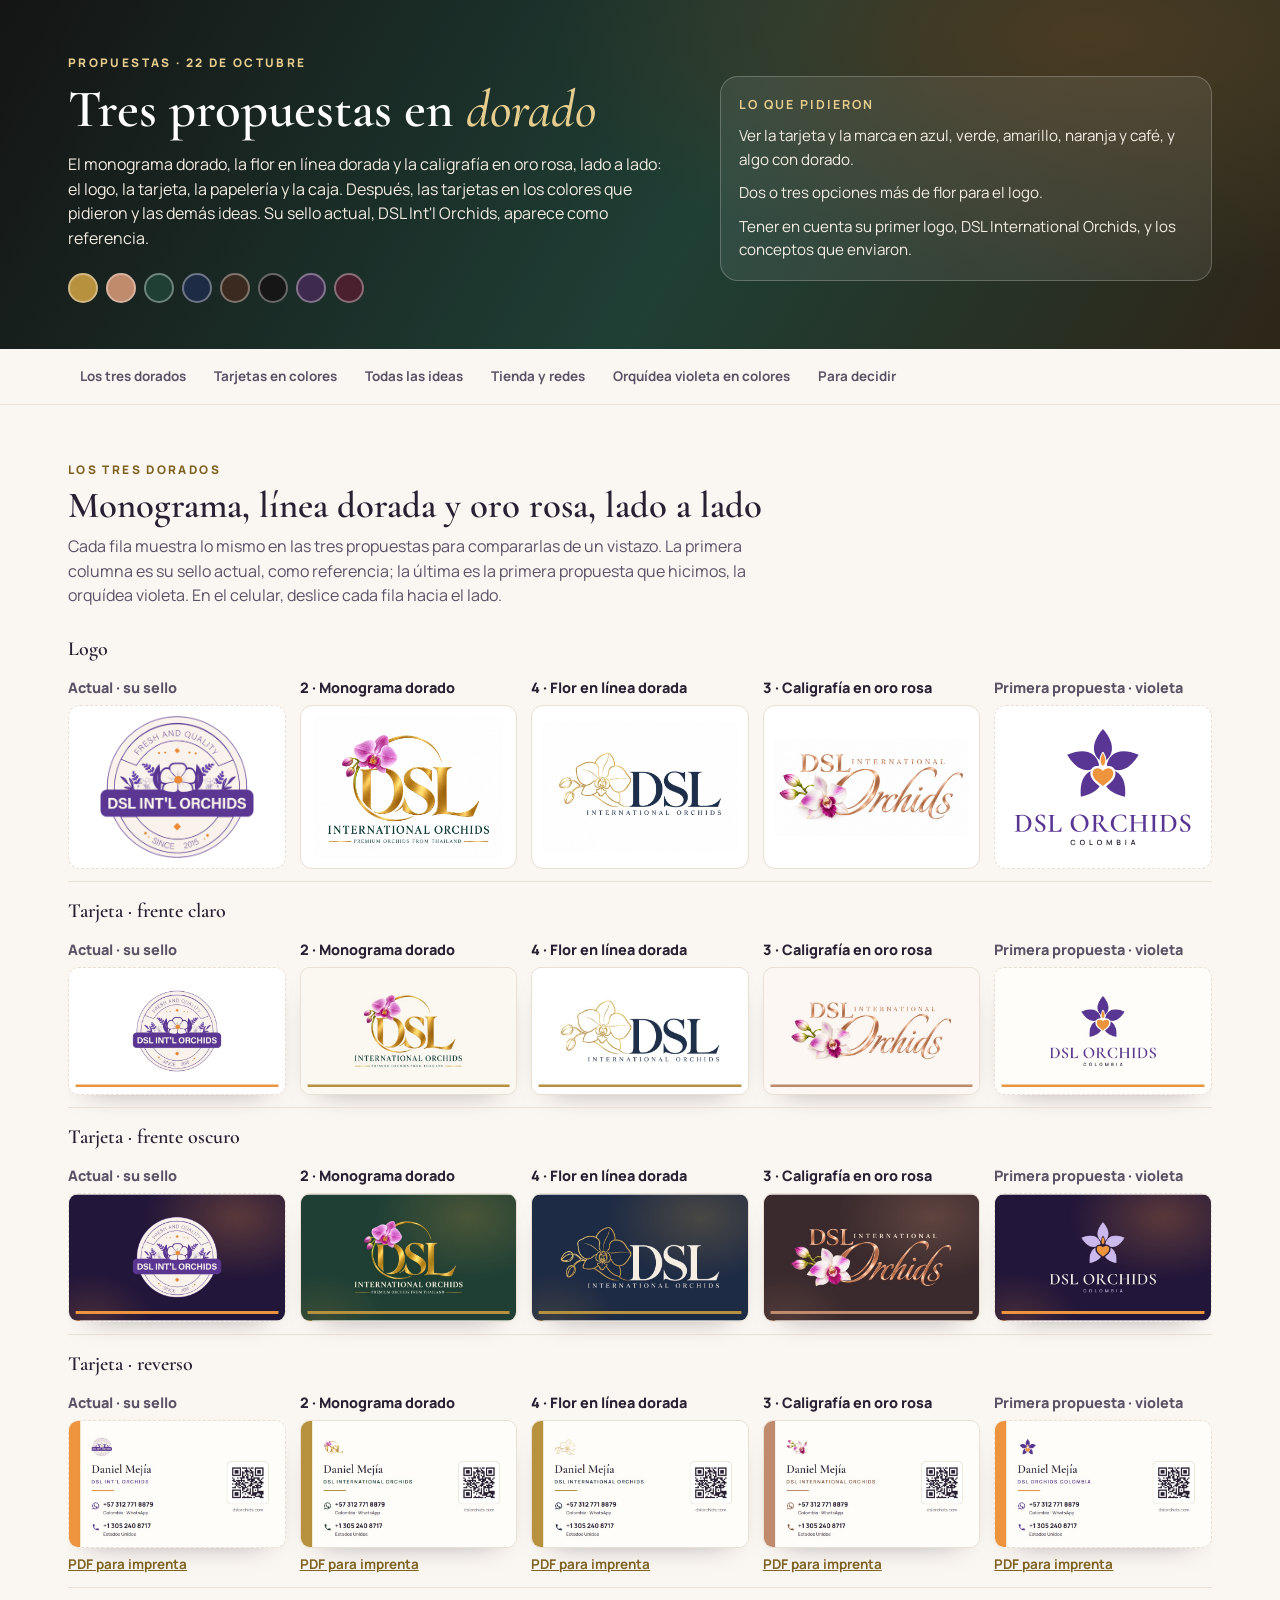
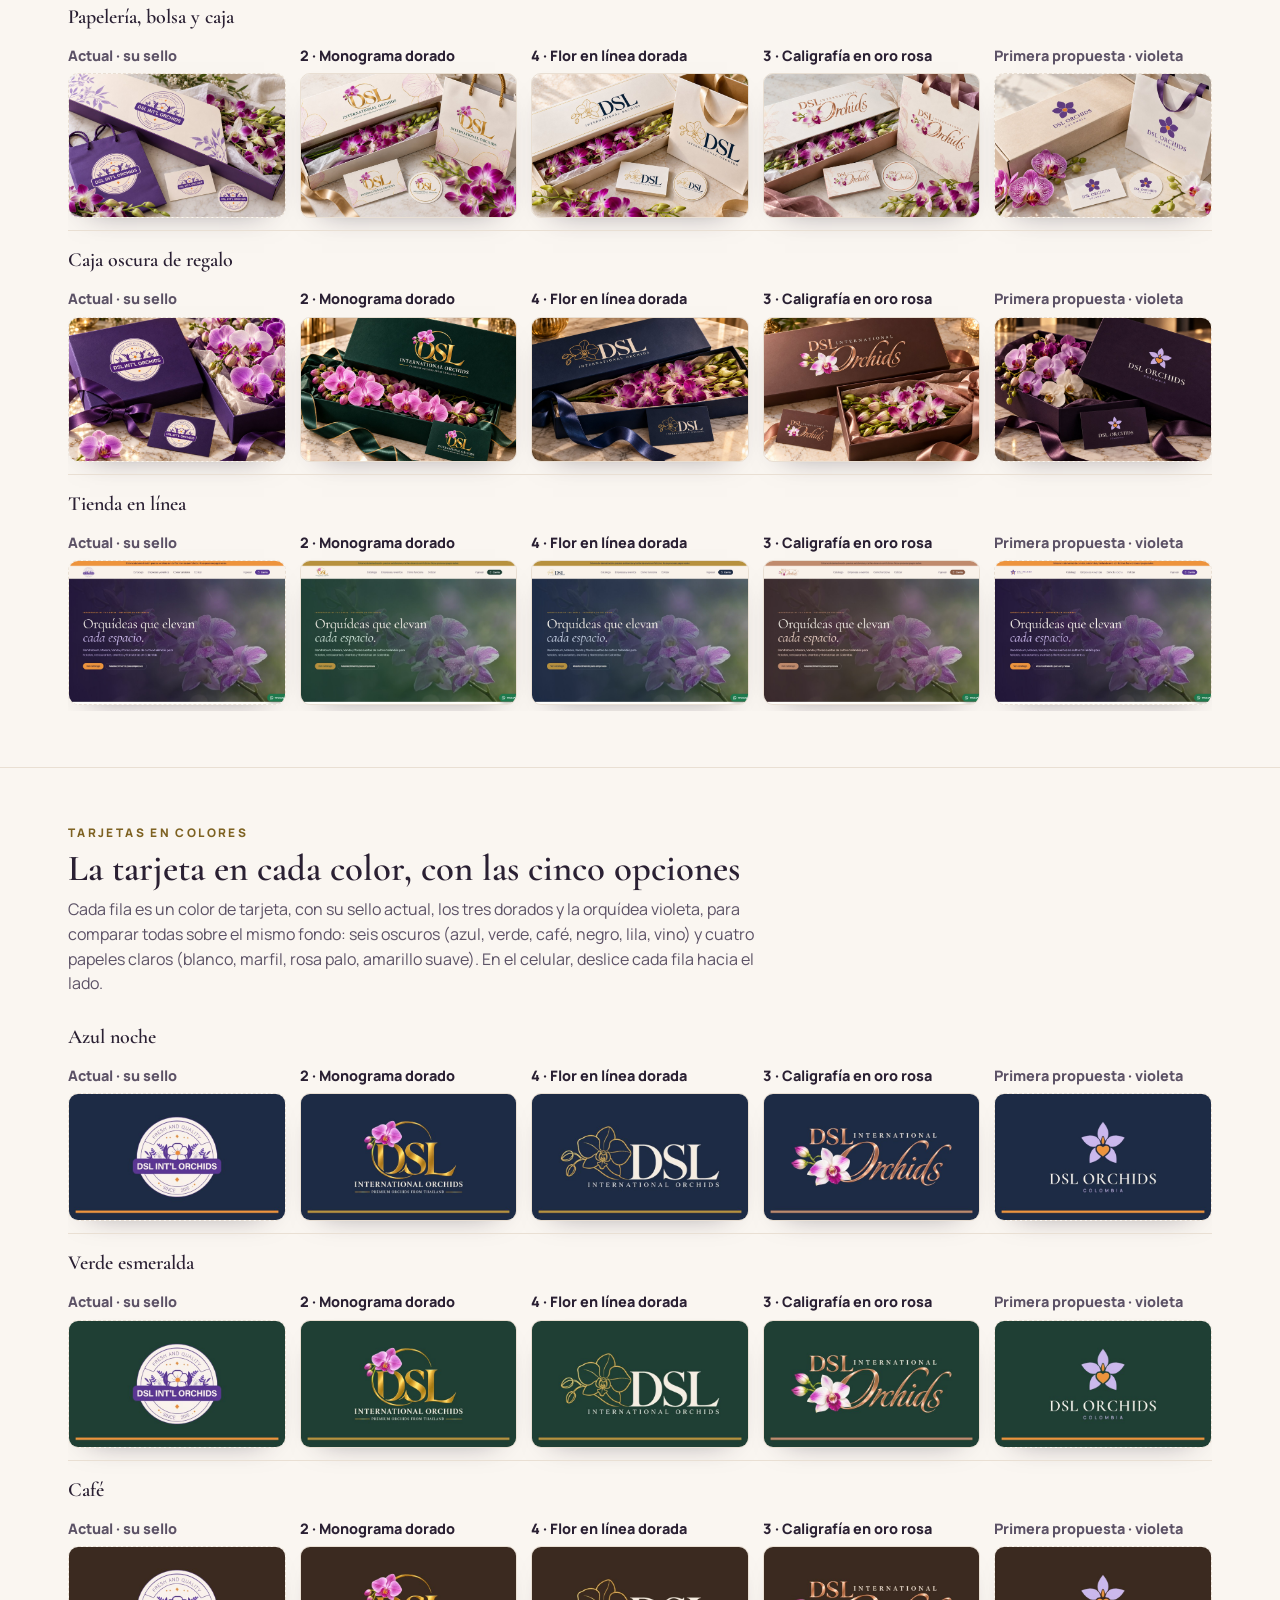
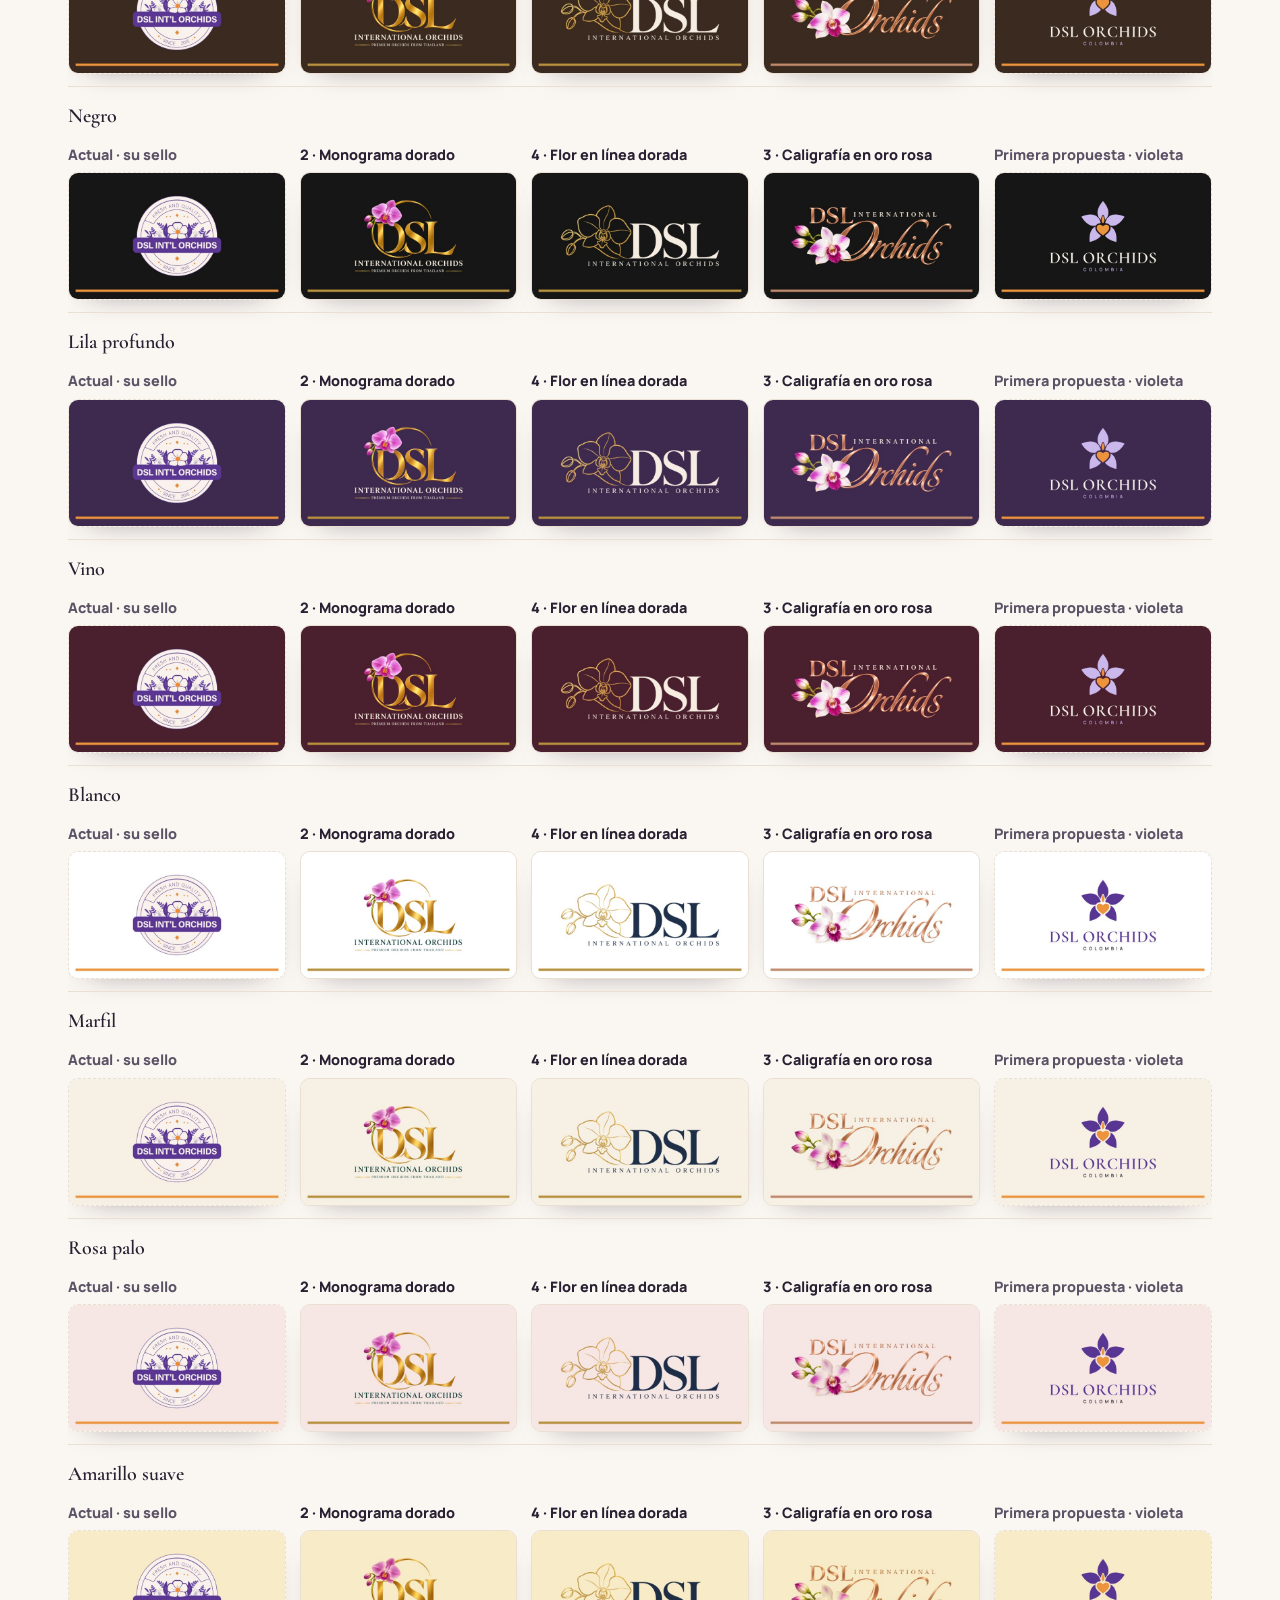
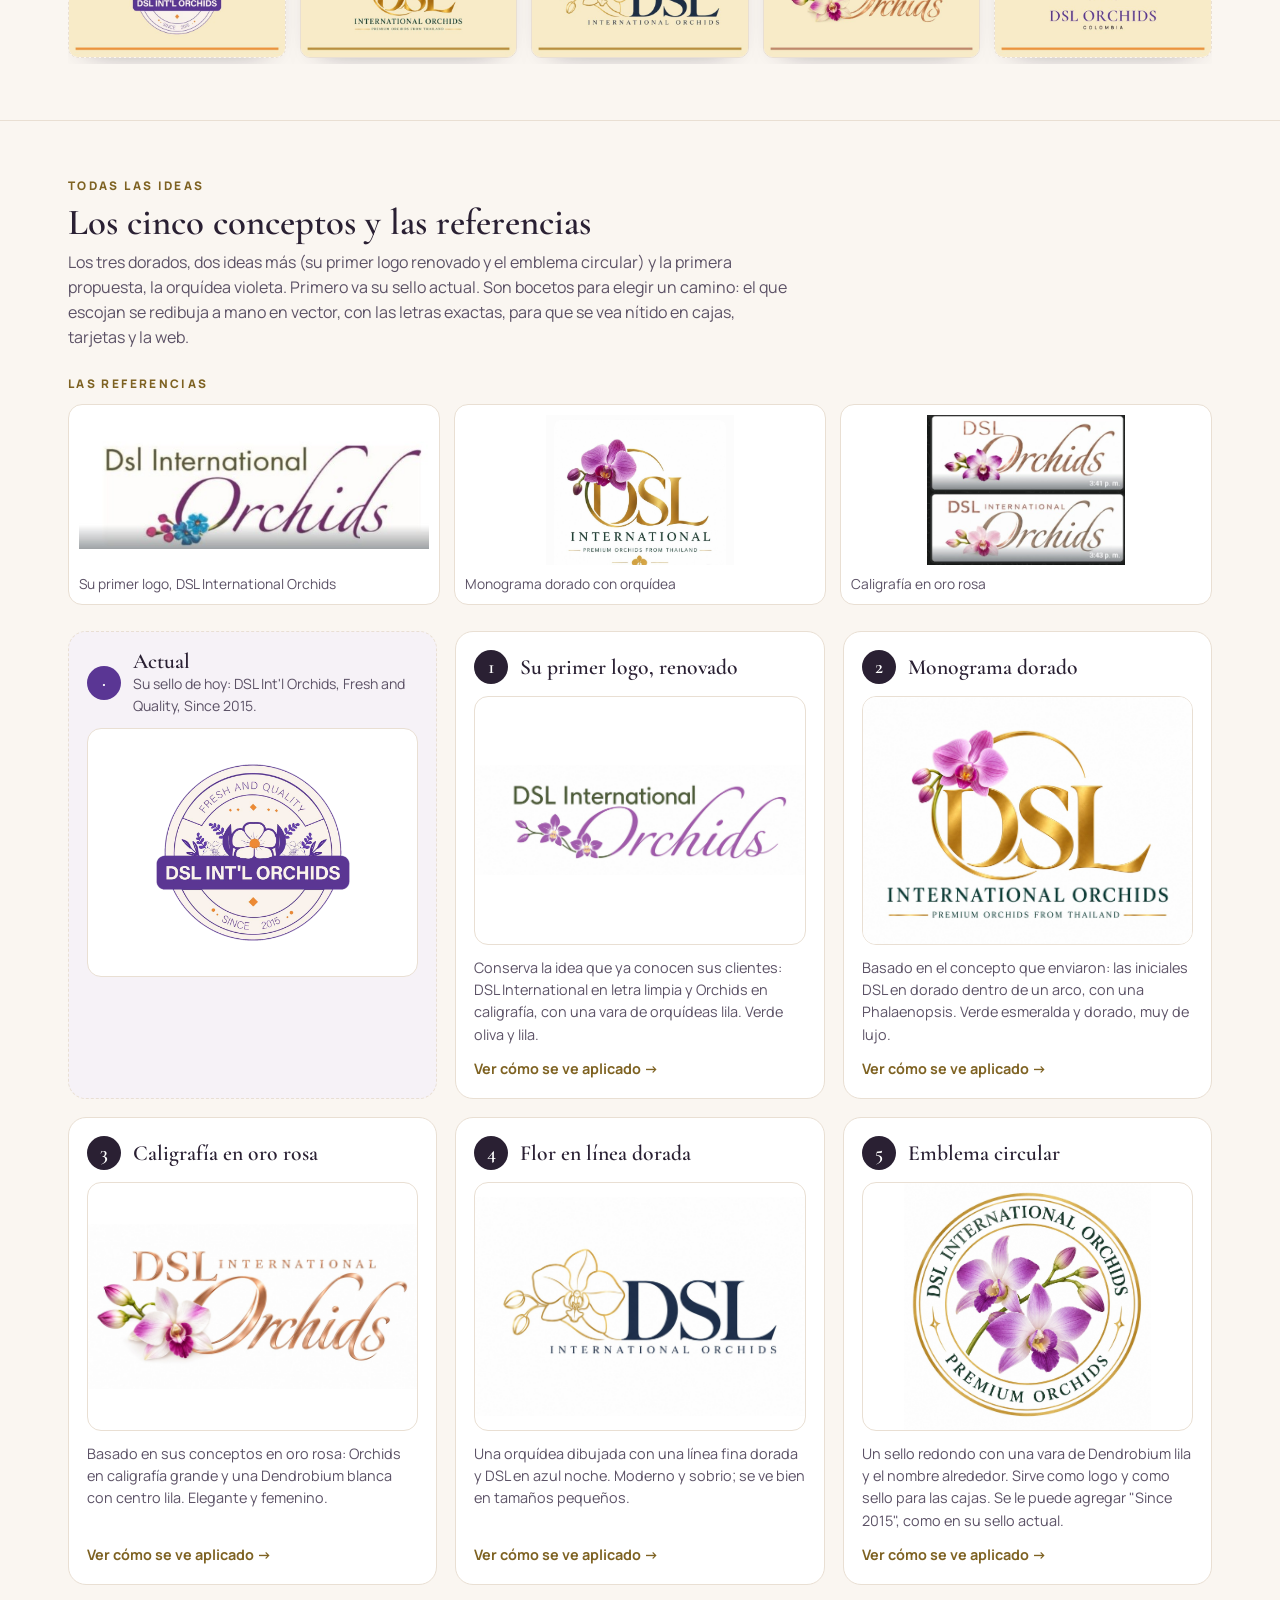
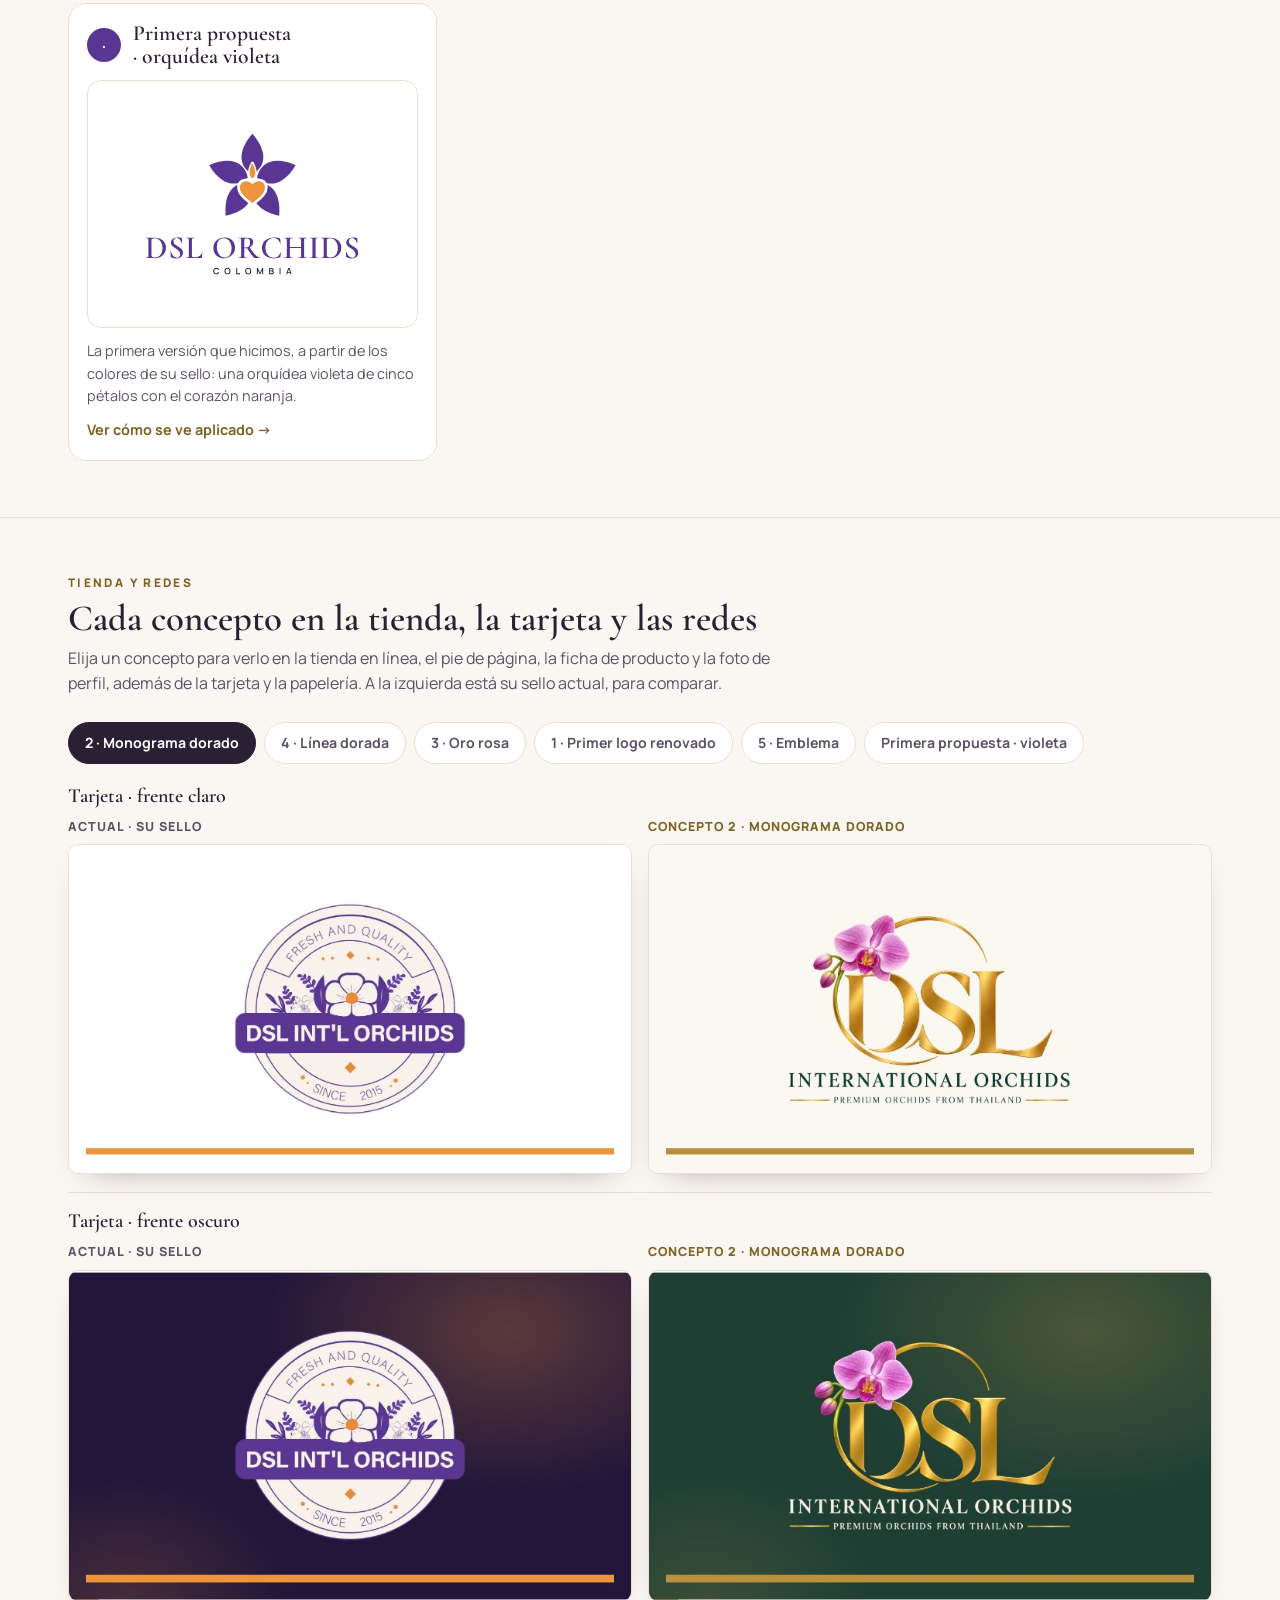
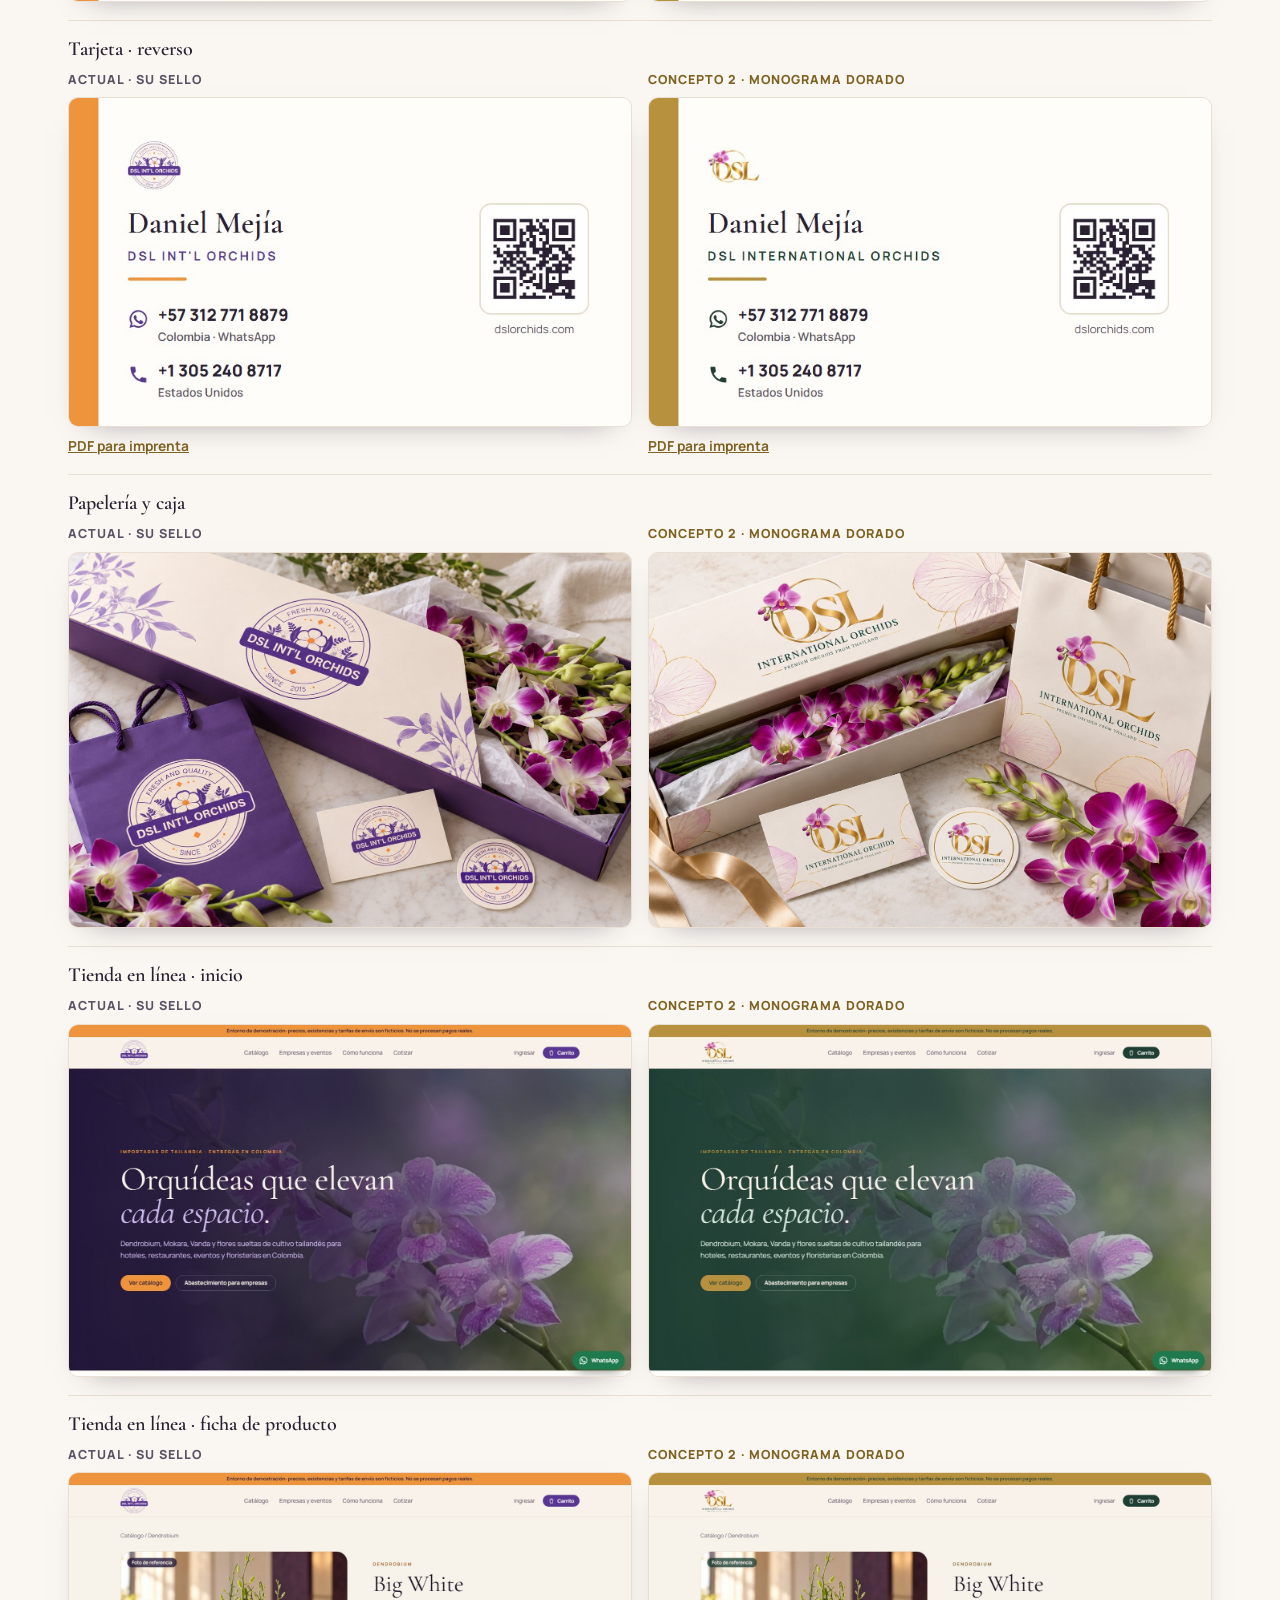
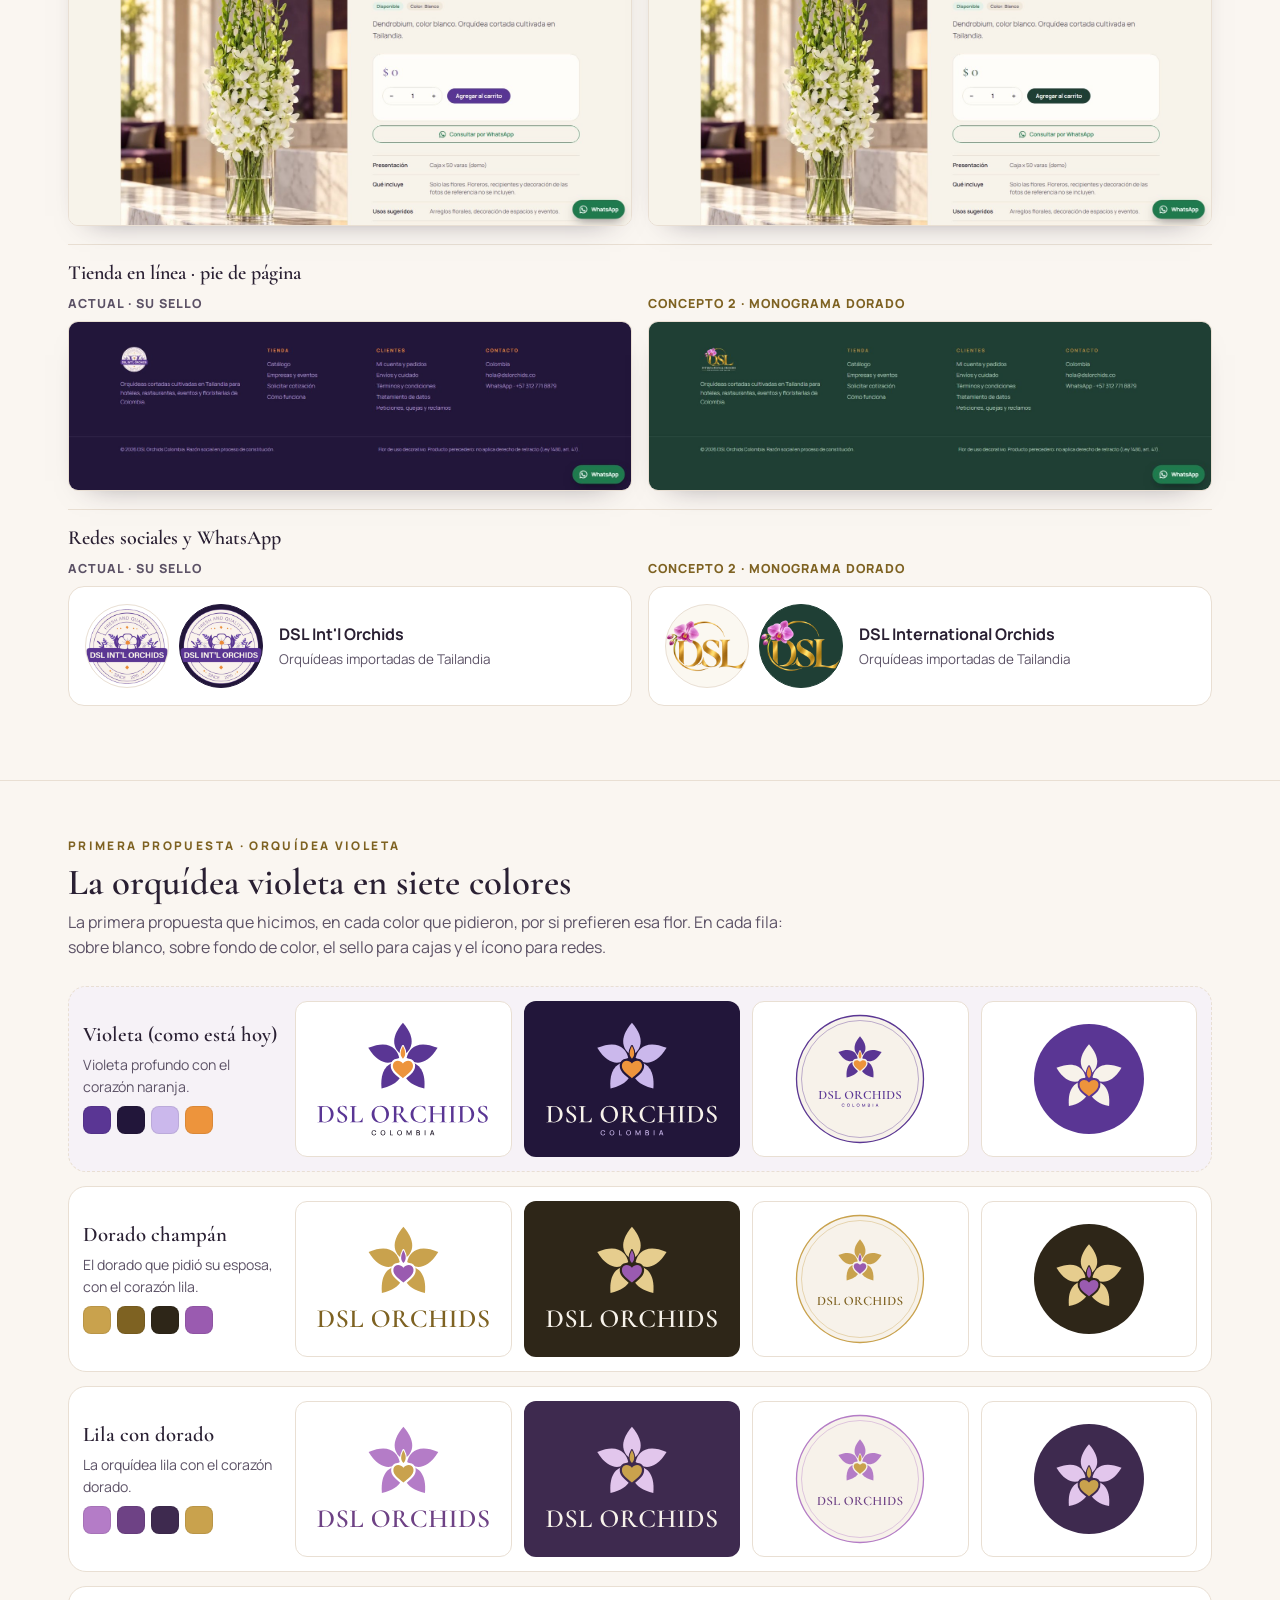
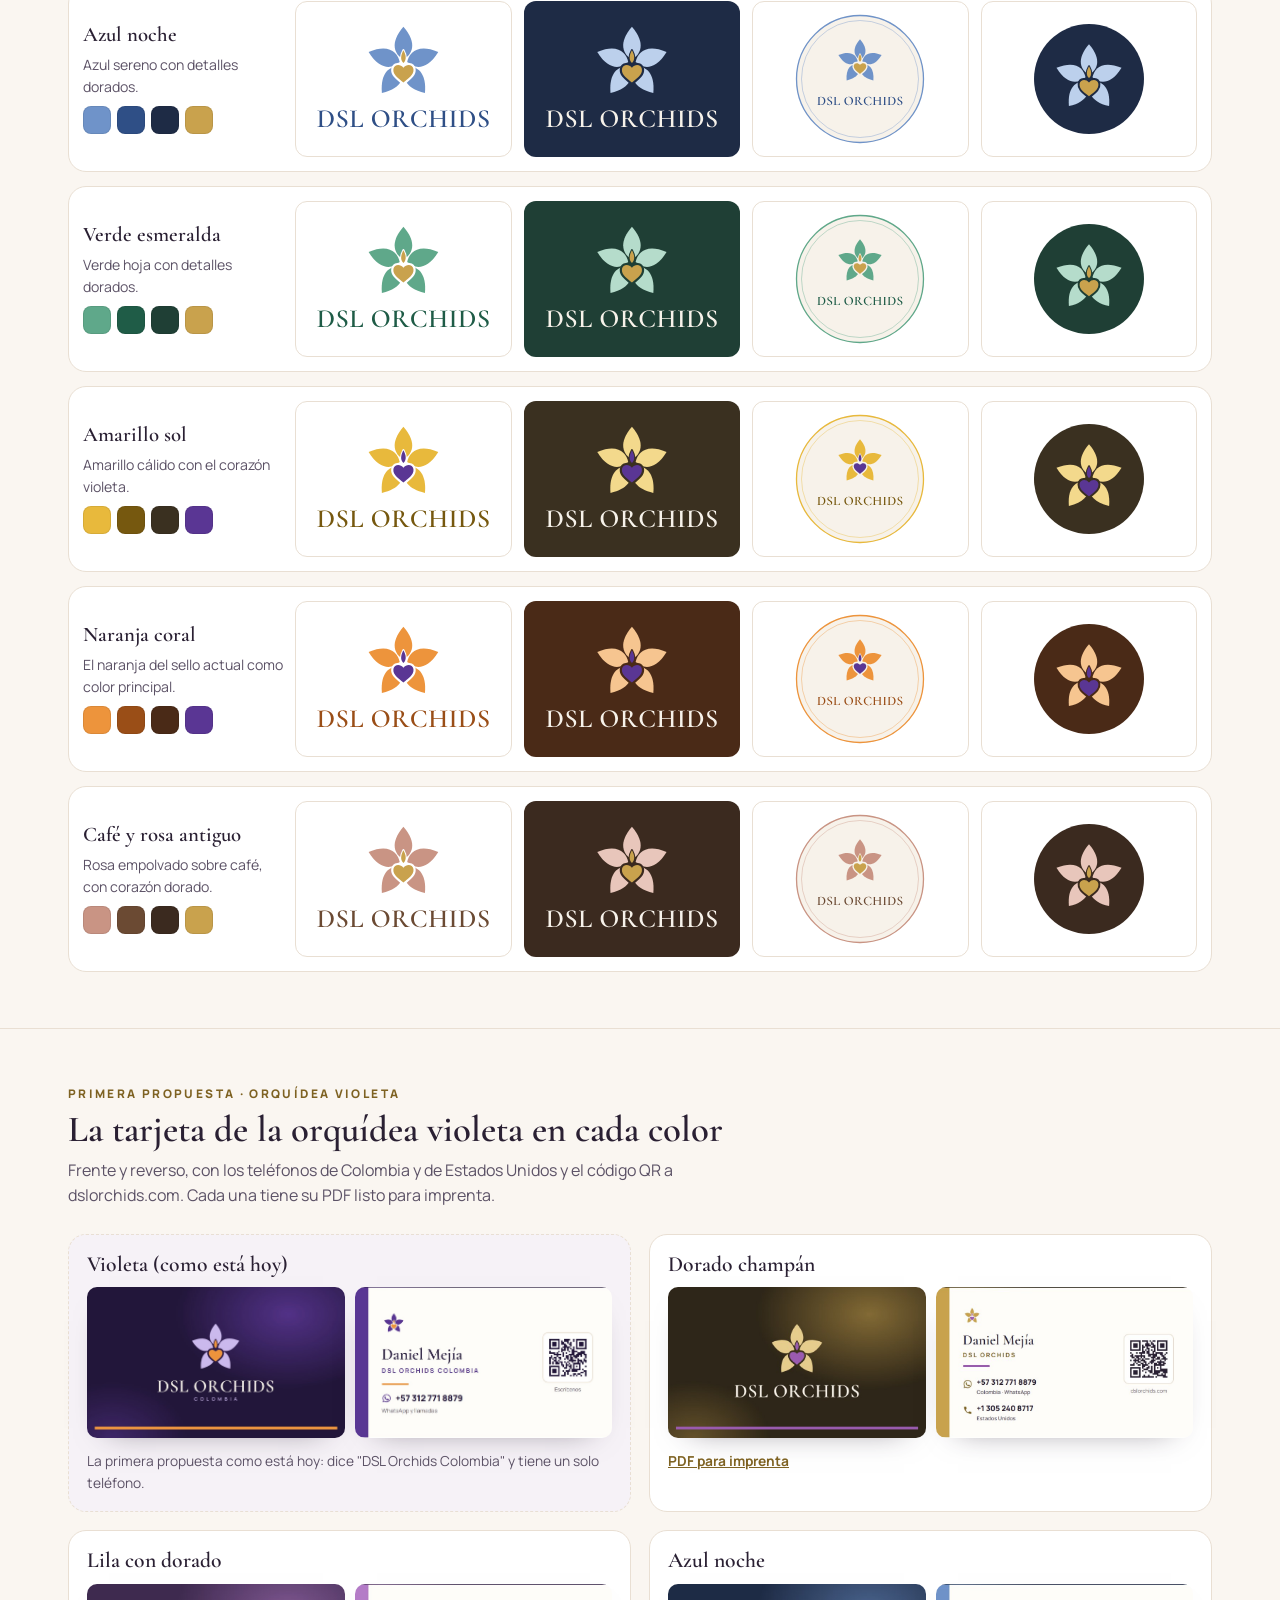
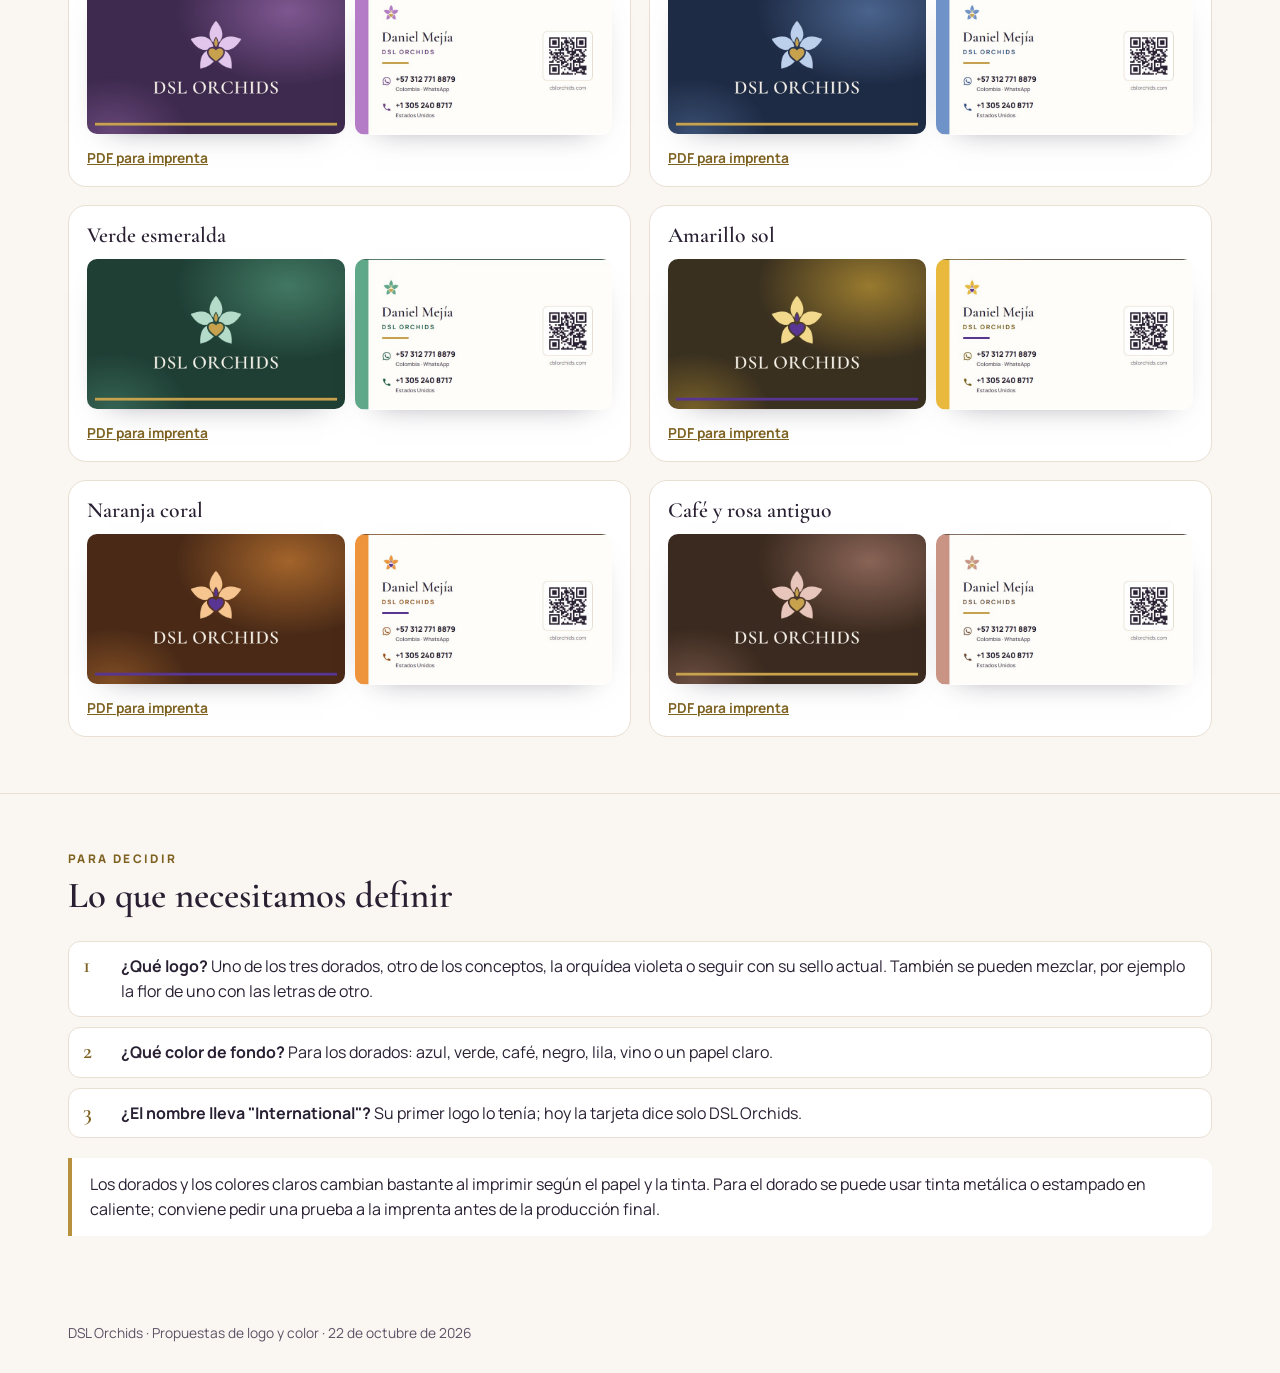
<file: propuestas-logo/index.html>
<!doctype html>
<html lang="es">
<head>
<meta charset="utf-8">
<meta name="viewport" content="width=device-width, initial-scale=1, viewport-fit=cover">
<meta name="robots" content="noindex, nofollow">
<title>Propuestas de logo · DSL Orchids</title>
<meta name="description" content="Abanico de conceptos de logo y de colores para DSL Orchids, siempre junto a su sello actual.">
<link rel="icon" href="img/apl/c2-marca.png">
<link rel="preconnect" href="https://fonts.googleapis.com">
<link rel="preconnect" href="https://fonts.gstatic.com" crossorigin>
<link rel="stylesheet" href="https://fonts.googleapis.com/css2?family=Cormorant+Garamond:ital,wght@0,500;0,600;1,500&family=Manrope:wght@400;500;600;700;800&display=swap">
<style>
  :root{--bg:#FAF6F1;--surface:#FFFFFF;--line:#E9DFD3;--ink:#2A2033;--ink2:#5C5266;--oro:#B8913F;--oro-hondo:#7E6222;--violeta:#5A3694;
    --display:"Cormorant Garamond",Georgia,serif;--body:"Manrope",system-ui,sans-serif;color-scheme:light}
  *{box-sizing:border-box}
  body{margin:0;background:var(--bg);color:var(--ink);font-family:var(--body);font-size:16px;line-height:1.55}
  h1,h2,h3{font-family:var(--display);font-weight:600;line-height:1.05;margin:0;text-wrap:balance}
  p{margin:0}
  .wrap{max-width:1180px;margin:0 auto;padding-left:max(18px,env(safe-area-inset-left,0px));padding-right:max(18px,env(safe-area-inset-right,0px))}
  .eyebrow{font-size:.74rem;font-weight:800;letter-spacing:.2em;text-transform:uppercase;color:var(--oro-hondo)}
  .muted{color:var(--ink2)}
  header.top{background:radial-gradient(70% 120% at 85% 10%,#4A3A22 0%,transparent 60%),linear-gradient(120deg,#141414,#1F3F35 55%,#2E2618);color:#fff;padding-block:54px 46px}
  header.top .wrap{display:grid;grid-template-columns:1.25fr 1fr;gap:36px;align-items:center}
  header.top h1{font-size:3.3rem;color:#fff} header.top h1 em{color:#E6CD8E;font-weight:500}
  header.top .lead{margin-top:14px;max-width:60ch;color:#F2ECE2}
  header.top .eyebrow{color:#E6CD8E}
  .dots{display:flex;flex-wrap:wrap;gap:8px;margin-top:22px}
  .dots i{width:30px;height:30px;border-radius:50%;border:2px solid rgba(255,255,255,.35)}
  .asks{display:grid;gap:10px;background:rgba(255,255,255,.08);border:1px solid rgba(255,255,255,.22);border-radius:18px;padding:18px}
  .asks b{font-size:.78rem;letter-spacing:.16em;text-transform:uppercase;color:#E6CD8E}
  .asks p{font-size:.95rem;color:#F2ECE2}
  nav.toc{position:sticky;top:0;z-index:10;background:rgba(250,246,241,.95);backdrop-filter:blur(8px);border-bottom:1px solid var(--line)}
  nav.toc .wrap{display:flex;gap:4px;overflow-x:auto;padding-block:10px;scrollbar-width:none}
  nav.toc a{white-space:nowrap;text-decoration:none;font-size:.84rem;font-weight:700;color:var(--ink2);padding:7px 12px;border-radius:999px}
  nav.toc a:hover{background:#F3EBDA;color:var(--oro-hondo)}
  section{padding-block:56px;border-bottom:1px solid var(--line)}
  .sec-head{display:grid;gap:8px;margin-bottom:26px;max-width:72ch}
  h2{font-size:2.3rem} h3{font-size:1.35rem}
  .card{background:var(--surface);border:1px solid var(--line);border-radius:18px;padding:18px;display:flex;flex-direction:column;gap:12px;min-width:0}
  .card.actual{background:#F6F2F7;border-style:dashed}
  .num{display:inline-grid;place-items:center;width:34px;height:34px;border-radius:50%;background:var(--ink);color:#fff;font-family:var(--display);font-size:1.25rem;font-weight:600;flex:none}
  .card .head{display:flex;gap:12px;align-items:center}
  .concepts{display:grid;grid-template-columns:repeat(3,minmax(0,1fr));gap:18px}
  .concept-img{background:#fff;border:1px solid var(--line);border-radius:14px;aspect-ratio:4/3;display:flex;align-items:center;justify-content:center;overflow:hidden;max-width:100%}
  .concept-img img{width:100%;height:100%;object-fit:contain;display:block}
  .concept-img.svg img{width:72%;height:72%}
  .refs{display:grid;grid-template-columns:repeat(3,minmax(0,1fr));gap:14px;margin-bottom:26px}
  .refs figure{margin:0;background:var(--surface);border:1px solid var(--line);border-radius:14px;padding:10px;display:grid;gap:8px;min-width:0}
  .refs .box{height:150px;display:flex;align-items:center;justify-content:center;background:#fff;border-radius:10px;overflow:hidden}
  .refs img{max-width:100%;max-height:150px;display:block}
  figcaption{font-size:.86rem;color:var(--ink2)}
  .pal-list{display:grid;gap:14px}
  .pal{display:grid;grid-template-columns:200px repeat(4,minmax(0,1fr));gap:12px;align-items:stretch;background:var(--surface);border:1px solid var(--line);border-radius:18px;padding:14px}
  .pal.actual{background:#F6F2F7;border-style:dashed}
  .pal>*{min-width:0}
  .pal .info{display:flex;flex-direction:column;gap:8px;justify-content:center}
  .pal .info h3{font-size:1.3rem}
  .sw{display:flex;gap:6px;flex-wrap:wrap}
  .sw i{width:28px;height:28px;border-radius:8px;border:1px solid rgba(0,0,0,.08)}
  .tile{border:1px solid var(--line);border-radius:12px;display:flex;align-items:center;justify-content:center;padding:12px;min-height:150px;background:#fff}
  .tile img{max-width:100%;max-height:130px}
  .tile.dark{border-color:transparent}
  .cards{display:grid;grid-template-columns:repeat(2,minmax(0,1fr));gap:18px}
  .shot{width:100%;height:auto;display:block;border-radius:10px;box-shadow:0 12px 30px -22px rgba(42,32,51,.6)}
  .pair{display:grid;grid-template-columns:1fr 1fr;gap:10px}
  a.pdf{font-weight:700;color:var(--oro-hondo)}
  .check{display:grid;gap:10px}
  .check div{display:grid;grid-template-columns:28px 1fr;gap:10px;background:var(--surface);border:1px solid var(--line);border-radius:12px;padding:12px 14px}
  .check span.n{font-family:var(--display);font-size:1.4rem;line-height:1;color:var(--oro-hondo);font-weight:600}
  .note{border-left:4px solid var(--oro);background:var(--surface);border-radius:0 12px 12px 0;padding:14px 18px}
  a.ver{font-weight:700;font-size:.9rem;color:var(--oro-hondo);text-decoration:none;margin-top:auto}
  a.ver:hover{text-decoration:underline}
  .tabs{display:flex;flex-wrap:wrap;gap:8px;margin-bottom:22px}
  .tabs button{border:1px solid var(--line);background:var(--surface);border-radius:999px;padding:9px 16px;font:inherit;font-size:.88rem;font-weight:700;color:var(--ink2);cursor:pointer;min-height:40px}
  .tabs button[aria-selected=true]{background:var(--ink);border-color:var(--ink);color:#fff}
  .app{display:grid;gap:10px;padding-block:18px;border-top:1px solid var(--line)}
  .app:first-child{border-top:0;padding-top:0}
  .app h3{font-size:1.25rem}
  .vs{display:grid;grid-template-columns:repeat(2,minmax(0,1fr));gap:16px}
  .vs>figure{min-width:0;margin:0;display:flex;flex-direction:column;gap:8px}
  .vs .shot{border:1px solid var(--line)}
  .lbl-a,.lbl-c{display:inline-flex;align-items:center;gap:6px;font-size:.78rem;font-weight:800;letter-spacing:.08em;text-transform:uppercase}
  .lbl-a{color:var(--ink2)} .lbl-c{color:var(--oro-hondo)}
  .perfil{display:flex;gap:16px;align-items:center;background:var(--surface);border:1px solid var(--line);border-radius:16px;padding:16px;min-height:120px}
  .perfil .av{flex:none;width:84px;height:84px;border-radius:50%;display:grid;place-items:center;overflow:hidden;border:1px solid var(--line)}
  .perfil .av img{width:100%;height:100%;object-fit:contain}
  .perfil b{display:block;font-size:1rem} .perfil small{color:var(--ink2);font-size:.84rem}
  .perfil .duo{display:flex;gap:10px}
  .ia{font-size:.82rem;color:var(--ink2);font-style:italic}
  @media (max-width:640px){.vs{grid-template-columns:1fr}.perfil{flex-wrap:wrap}}
  .cmp-wrap{overflow-x:auto;-webkit-overflow-scrolling:touch;padding-bottom:6px}
  .cmp{display:grid;grid-template-columns:repeat(5,minmax(200px,1fr));gap:12px 14px;min-width:1060px}
  .cmp .rt{grid-column:1/-1;font-family:var(--display);font-size:1.25rem;font-weight:600;padding-top:14px;border-top:1px solid var(--line)}
  .cmp .rt:first-child{border-top:0;padding-top:0}
  @media (max-width:900px){.cmp .rt{justify-self:start;position:sticky;left:0;border-top:0;background:var(--bg);padding-right:12px}}
  .cmp .ch{font-weight:800;font-size:.9rem;margin-bottom:6px}
  .cmp .ch.act{color:var(--ink2)}
  .cmp .cell{min-width:0;display:flex;flex-direction:column}
  .cmp .cell.act .shot,.cmp .cell.act .lg{border-style:dashed}
  .cmp .lg{background:#fff;border:1px solid var(--line);border-radius:12px;aspect-ratio:4/3;display:flex;align-items:center;justify-content:center;padding:10px;max-width:100%}
  .cmp .lg img{max-width:100%;max-height:100%;object-fit:contain}
  .cmp .shot{border:1px solid var(--line)}
  .cmp img.shot[src*="maqueta"],.cmp img.shot[src*="caja"],.cmp img.shot[src*="web-"]{width:100%;aspect-ratio:3/2;object-fit:cover}
  .cmp a.pdf{font-size:.84rem;margin-top:6px}
  .grupos{display:grid;gap:30px}
  .grupo h3{margin-bottom:12px}
  .gcol{display:grid;grid-template-columns:repeat(auto-fill,minmax(180px,1fr));gap:12px}
  .gcol figure{margin:0;display:grid;gap:6px;min-width:0}
  .gcol .shot{border-radius:8px}
  .gcol .act .shot{outline:2px dashed var(--line);outline-offset:2px}
  .zoom{position:fixed;inset:0;z-index:100;background:rgba(20,16,24,.92);display:flex;flex-direction:column;align-items:center;justify-content:center;gap:12px;
    padding:max(56px,env(safe-area-inset-top,0px)) max(16px,env(safe-area-inset-right,0px)) max(20px,env(safe-area-inset-bottom,0px)) max(16px,env(safe-area-inset-left,0px));cursor:zoom-out}
  .zoom[hidden]{display:none}
  .zoom img{max-width:min(1400px,100%);max-height:calc(100% - 40px);object-fit:contain;border-radius:10px;background:#fff;box-shadow:0 20px 60px rgba(0,0,0,.5);cursor:default}
  .zoom img.trans{background:transparent}
  .zoom p{color:#F2ECE2;font-size:.9rem;text-align:center;max-width:70ch}
  .zoom button{position:fixed;top:max(12px,env(safe-area-inset-top,0px));right:max(12px,env(safe-area-inset-right,0px));width:48px;height:48px;border-radius:50%;border:0;
    background:#fff;color:#2A2033;font-size:28px;line-height:1;cursor:pointer;box-shadow:0 6px 18px rgba(0,0,0,.35)}
  main img,section img{cursor:zoom-in}
  body.sin-scroll{overflow:hidden}
  footer{padding-block:30px;color:var(--ink2);font-size:.86rem}
  @media (max-width:980px){.pal{grid-template-columns:repeat(2,minmax(0,1fr))}.pal .info{grid-column:1/-1}}
  @media (max-width:900px){header.top .wrap,.cards{grid-template-columns:1fr}.concepts{grid-template-columns:repeat(2,minmax(0,1fr))}}
  @media (max-width:560px){.concepts,.refs{grid-template-columns:1fr}header.top h1{font-size:2.5rem}h2{font-size:1.9rem}}
</style>
</head>
<body>

<header class="top">
  <div class="wrap">
    <div>
      <p class="eyebrow">Propuestas · 22 de octubre</p>
      <h1 style="margin-top:10px">Tres propuestas en <em>dorado</em></h1>
      <p class="lead">El monograma dorado, la flor en línea dorada y la caligrafía en oro rosa, lado a lado: el logo, la tarjeta, la papelería y la caja. Después, las tarjetas en los colores que pidieron y las demás ideas. Su sello actual, DSL Int'l Orchids, aparece como referencia.</p>
      <div class="dots" aria-hidden="true">
        <i style="background:#B8913F"></i><i style="background:#C08A6C"></i><i style="background:#1F3F35"></i><i style="background:#1E2B45"></i><i style="background:#3B2A1F"></i><i style="background:#161616"></i><i style="background:#3E2A4F"></i><i style="background:#4A1F2E"></i>
      </div>
    </div>
    <div class="asks">
      <b>Lo que pidieron</b>
      <p>Ver la tarjeta y la marca en azul, verde, amarillo, naranja y café, y algo con dorado.</p>
      <p>Dos o tres opciones más de flor para el logo.</p>
      <p>Tener en cuenta su primer logo, DSL International Orchids, y los conceptos que enviaron.</p>
    </div>
  </div>
</header>

<nav class="toc" aria-label="Contenido">
  <div class="wrap">
    <a href="#dorados">Los tres dorados</a>
    <a href="#dorados-colores">Tarjetas en colores</a>
    <a href="#conceptos">Todas las ideas</a>
    <a href="#aplicado">Tienda y redes</a>
    <a href="#colores">Orquídea violeta en colores</a>
    <a href="#decidir">Para decidir</a>
  </div>
</nav>

<section id="dorados">
  <div class="wrap">
    <div class="sec-head">
      <p class="eyebrow">Los tres dorados</p>
      <h2>Monograma, línea dorada y oro rosa, lado a lado</h2>
      <p class="muted">Cada fila muestra lo mismo en las tres propuestas para compararlas de un vistazo. La primera columna es su sello actual, como referencia; la última es la primera propuesta que hicimos, la orquídea violeta. En el celular, deslice cada fila hacia el lado.</p>
    </div>
    <div class="cmp-wrap"><div class="cmp" id="cmp-dorados"></div></div>
  </div>
</section>

<section id="dorados-colores">
  <div class="wrap">
    <div class="sec-head">
      <p class="eyebrow">Tarjetas en colores</p>
      <h2>La tarjeta en cada color, con las cinco opciones</h2>
      <p class="muted">Cada fila es un color de tarjeta, con su sello actual, los tres dorados y la orquídea violeta, para comparar todas sobre el mismo fondo: seis oscuros (azul, verde, café, negro, lila, vino) y cuatro papeles claros (blanco, marfil, rosa palo, amarillo suave). En el celular, deslice cada fila hacia el lado.</p>
    </div>
    <div class="cmp-wrap"><div class="cmp" id="cmp-colores"></div></div>
  </div>
</section>

<section id="conceptos">
  <div class="wrap">
    <div class="sec-head">
      <p class="eyebrow">Todas las ideas</p>
      <h2>Los cinco conceptos y las referencias</h2>
      <p class="muted">Los tres dorados, dos ideas más (su primer logo renovado y el emblema circular) y la primera propuesta, la orquídea violeta. Primero va su sello actual. Son bocetos para elegir un camino: el que escojan se redibuja a mano en vector, con las letras exactas, para que se vea nítido en cajas, tarjetas y la web.</p>
    </div>

    <p class="eyebrow" style="margin-bottom:10px">Las referencias</p>
    <div class="refs">
      <figure><div class="box"><img src="img/ref-primer-logo.jpg" alt="Primer logo: DSL International Orchids con una vara de flores azules"></div><figcaption>Su primer logo, DSL International Orchids</figcaption></figure>
      <figure><div class="box"><img src="img/ref-monograma-dorado.jpg" alt="Concepto con monograma DSL dorado y orquídea"></div><figcaption>Monograma dorado con orquídea</figcaption></figure>
      <figure><div class="box"><img src="img/ref-caligrafia-oro-rosa.jpg" alt="Conceptos en letra caligráfica oro rosa"></div><figcaption>Caligrafía en oro rosa</figcaption></figure>
    </div>

    <div class="concepts" id="lista-conceptos">
      <div class="card actual">
        <div class="head"><span class="num" style="background:#5A3694">·</span><div><h3>Actual</h3><p class="muted" style="font-size:.88rem">Su sello de hoy: DSL Int'l Orchids, Fresh and Quality, Since 2015.</p></div></div>
        <div class="concept-img svg"><img src="img/sello-actual.png" alt="Sello actual DSL Int'l Orchids"></div>
      </div>
      <div class="card">
        <div class="head"><span class="num">1</span><div><h3>Su primer logo, renovado</h3></div></div>
        <div class="concept-img"><a href="img/concepto-c1-clasico-renovado.jpg" target="_blank" rel="noopener" aria-label="Ver Su primer logo, renovado en grande" style="display:contents"><img src="img/concepto-c1-clasico-renovado.jpg" alt="Concepto 1: Su primer logo, renovado" loading="lazy"></a></div>
        <p class="muted" style="font-size:.9rem">Conserva la idea que ya conocen sus clientes: DSL International en letra limpia y Orchids en caligrafía, con una vara de orquídeas lila. Verde oliva y lila.</p>
        <a class="ver" href="#aplicado" data-ir="c1">Ver cómo se ve aplicado →</a>
      </div>
      <div class="card">
        <div class="head"><span class="num">2</span><div><h3>Monograma dorado</h3></div></div>
        <div class="concept-img"><a href="img/concepto-c2-monograma-dorado.jpg" target="_blank" rel="noopener" aria-label="Ver Monograma dorado en grande" style="display:contents"><img src="img/concepto-c2-monograma-dorado.jpg" alt="Concepto 2: Monograma dorado" loading="lazy"></a></div>
        <p class="muted" style="font-size:.9rem">Basado en el concepto que enviaron: las iniciales DSL en dorado dentro de un arco, con una Phalaenopsis. Verde esmeralda y dorado, muy de lujo.</p>
        <a class="ver" href="#aplicado" data-ir="c2">Ver cómo se ve aplicado →</a>
      </div>
      <div class="card">
        <div class="head"><span class="num">3</span><div><h3>Caligrafía en oro rosa</h3></div></div>
        <div class="concept-img"><a href="img/concepto-c3-caligrafia-oro-rosa.jpg" target="_blank" rel="noopener" aria-label="Ver Caligrafía en oro rosa en grande" style="display:contents"><img src="img/concepto-c3-caligrafia-oro-rosa.jpg" alt="Concepto 3: Caligrafía en oro rosa" loading="lazy"></a></div>
        <p class="muted" style="font-size:.9rem">Basado en sus conceptos en oro rosa: Orchids en caligrafía grande y una Dendrobium blanca con centro lila. Elegante y femenino.</p>
        <a class="ver" href="#aplicado" data-ir="c3">Ver cómo se ve aplicado →</a>
      </div>
      <div class="card">
        <div class="head"><span class="num">4</span><div><h3>Flor en línea dorada</h3></div></div>
        <div class="concept-img"><a href="img/concepto-c4-linea-minimalista.jpg" target="_blank" rel="noopener" aria-label="Ver Flor en línea dorada en grande" style="display:contents"><img src="img/concepto-c4-linea-minimalista.jpg" alt="Concepto 4: Flor en línea dorada" loading="lazy"></a></div>
        <p class="muted" style="font-size:.9rem">Una orquídea dibujada con una línea fina dorada y DSL en azul noche. Moderno y sobrio; se ve bien en tamaños pequeños.</p>
        <a class="ver" href="#aplicado" data-ir="c4">Ver cómo se ve aplicado →</a>
      </div>
      <div class="card">
        <div class="head"><span class="num">5</span><div><h3>Emblema circular</h3></div></div>
        <div class="concept-img"><a href="img/concepto-c5-emblema.jpg" target="_blank" rel="noopener" aria-label="Ver Emblema circular en grande" style="display:contents"><img src="img/concepto-c5-emblema.jpg" alt="Concepto 5: Emblema circular" loading="lazy"></a></div>
        <p class="muted" style="font-size:.9rem">Un sello redondo con una vara de Dendrobium lila y el nombre alrededor. Sirve como logo y como sello para las cajas. Se le puede agregar "Since 2015", como en su sello actual.</p>
        <a class="ver" href="#aplicado" data-ir="c5">Ver cómo se ve aplicado →</a>
      </div>
      <div class="card">
        <div class="head"><span class="num" style="background:#5A3694">·</span><div><h3>Primera propuesta · orquídea violeta</h3></div></div>
        <div class="concept-img svg"><img src="img/actual-logo-vertical-color.svg" alt="Primera propuesta: orquídea violeta" loading="lazy"></div>
        <p class="muted" style="font-size:.9rem">La primera versión que hicimos, a partir de los colores de su sello: una orquídea violeta de cinco pétalos con el corazón naranja.</p>
        <a class="ver" href="#aplicado" data-ir="cv">Ver cómo se ve aplicado →</a>
      </div>
    </div>
  </div>
</section>

<section id="aplicado">
  <div class="wrap">
    <div class="sec-head">
      <p class="eyebrow">Tienda y redes</p>
      <h2>Cada concepto en la tienda, la tarjeta y las redes</h2>
      <p class="muted">Elija un concepto para verlo en la tienda en línea, el pie de página, la ficha de producto y la foto de perfil, además de la tarjeta y la papelería. A la izquierda está su sello actual, para comparar.</p>
    </div>
    <div class="tabs" role="tablist" aria-label="Concepto">
      <button type="button" role="tab" data-c="c2" aria-selected="true">2 · Monograma dorado</button>
      <button type="button" role="tab" data-c="c4" aria-selected="false">4 · Línea dorada</button>
      <button type="button" role="tab" data-c="c3" aria-selected="false">3 · Oro rosa</button>
      <button type="button" role="tab" data-c="c1" aria-selected="false">1 · Primer logo renovado</button>
      <button type="button" role="tab" data-c="c5" aria-selected="false">5 · Emblema</button>
      <button type="button" role="tab" data-c="cv" aria-selected="false">Primera propuesta · violeta</button>
    </div>
    <div id="panel-aplicado" role="tabpanel" aria-live="polite"></div>
  </div>
</section>

<section id="colores">
  <div class="wrap">
    <div class="sec-head">
      <p class="eyebrow">Primera propuesta · orquídea violeta</p>
      <h2>La orquídea violeta en siete colores</h2>
      <p class="muted">La primera propuesta que hicimos, en cada color que pidieron, por si prefieren esa flor. En cada fila: sobre blanco, sobre fondo de color, el sello para cajas y el ícono para redes.</p>
    </div>
    <div class="pal-list" id="paletas"></div>
  </div>
</section>

<section id="tarjeta">
  <div class="wrap">
    <div class="sec-head">
      <p class="eyebrow">Primera propuesta · orquídea violeta</p>
      <h2>La tarjeta de la orquídea violeta en cada color</h2>
      <p class="muted">Frente y reverso, con los teléfonos de Colombia y de Estados Unidos y el código QR a dslorchids.com. Cada una tiene su PDF listo para imprenta.</p>
    </div>
    <div class="cards" id="tarjetas"></div>
  </div>
</section>

<section id="decidir" style="border-bottom:0">
  <div class="wrap">
    <div class="sec-head">
      <p class="eyebrow">Para decidir</p>
      <h2>Lo que necesitamos definir</h2>
    </div>
    <div class="check">
      <div><span class="n">1</span><span><b>¿Qué logo?</b> Uno de los tres dorados, otro de los conceptos, la orquídea violeta o seguir con su sello actual. También se pueden mezclar, por ejemplo la flor de uno con las letras de otro.</span></div>
      <div><span class="n">2</span><span><b>¿Qué color de fondo?</b> Para los dorados: azul, verde, café, negro, lila, vino o un papel claro.</span></div>
      <div><span class="n">3</span><span><b>¿El nombre lleva "International"?</b> Su primer logo lo tenía; hoy la tarjeta dice solo DSL Orchids.</span></div>
    </div>
    <p class="note" style="margin-top:20px">Los dorados y los colores claros cambian bastante al imprimir según el papel y la tinta. Para el dorado se puede usar tinta metálica o estampado en caliente; conviene pedir una prueba a la imprenta antes de la producción final.</p>
  </div>
</section>

<footer>
  <div class="wrap">DSL Orchids · Propuestas de logo y color · 22 de octubre de 2026</div>
</footer>

<script>
  (function () {
    var ACTUAL = { slug: "actual", nombre: "Violeta (como está hoy)", nota: "Violeta profundo con el corazón naranja.", colores: ["#5A3694", "#22163A", "#CBB8EC", "#ED943C"], oscuro: "#22163A" };
    var P = [
      { slug: "dorado-champan", nombre: "Dorado champán", nota: "El dorado que pidió su esposa, con el corazón lila.", colores: ["#C9A24D", "#7E6222", "#2E2618", "#9A5BB0"], oscuro: "#2E2618" },
      { slug: "lila-dorado", nombre: "Lila con dorado", nota: "La orquídea lila con el corazón dorado.", colores: ["#B47CC7", "#6E4285", "#3E2A4F", "#C9A24D"], oscuro: "#3E2A4F" },
      { slug: "azul-noche", nombre: "Azul noche", nota: "Azul sereno con detalles dorados.", colores: ["#6F93C9", "#2F4F86", "#1E2B45", "#C9A24D"], oscuro: "#1E2B45" },
      { slug: "verde-esmeralda", nombre: "Verde esmeralda", nota: "Verde hoja con detalles dorados.", colores: ["#5FA88A", "#1F5C47", "#1F3F35", "#C9A24D"], oscuro: "#1F3F35" },
      { slug: "amarillo-sol", nombre: "Amarillo sol", nota: "Amarillo cálido con el corazón violeta.", colores: ["#E8B93C", "#76580F", "#3A3020", "#5A3694"], oscuro: "#3A3020" },
      { slug: "naranja-coral", nombre: "Naranja coral", nota: "El naranja del sello actual como color principal.", colores: ["#ED943C", "#9A4E17", "#4A2A17", "#5A3694"], oscuro: "#4A2A17" },
      { slug: "cafe-rosa", nombre: "Café y rosa antiguo", nota: "Rosa empolvado sobre café, con corazón dorado.", colores: ["#C99484", "#6B4A33", "#3B2A1F", "#C9A24D"], oscuro: "#3B2A1F" }
    ];
    function sw(c) { return '<div class="sw" aria-hidden="true">' + c.map(function (x) { return '<i style="background:' + x + '" title="' + x + '"></i>'; }).join("") + "</div>"; }
    function fila(p) {
      var a = p.slug === "actual";
      var f = a ? { v: "actual-logo-vertical-color.svg", o: "actual-logo-vertical-fondo-oscuro.svg", s: "actual-sello-a-medalla-marfil.svg", av: "actual-avatar.svg" }
                : { v: p.slug + "-logo-vertical-color-internacional.svg", o: p.slug + "-logo-vertical-fondo-oscuro-internacional.svg", s: p.slug + "-sello-marfil.svg", av: p.slug + "-avatar.svg" };
      return '<div class="pal' + (a ? " actual" : "") + '"><div class="info"><h3>' + p.nombre + '</h3><p class="muted" style="font-size:.88rem">' + p.nota + "</p>" + sw(p.colores) + "</div>" +
        '<div class="tile"><img src="img/' + f.v + '" alt="Logo ' + p.nombre + ' sobre blanco" loading="lazy"></div>' +
        '<div class="tile dark" style="background:' + p.oscuro + '"><img src="img/' + f.o + '" alt="Logo ' + p.nombre + ' sobre fondo de color" loading="lazy"></div>' +
        '<div class="tile"><img src="img/' + f.s + '" alt="Sello ' + p.nombre + '" loading="lazy"></div>' +
        '<div class="tile"><img src="img/' + f.av + '" alt="Ícono ' + p.nombre + '" style="max-height:110px" loading="lazy"></div></div>';
    }
    function tarjeta(p) {
      var a = p.slug === "actual";
      return '<div class="card' + (a ? " actual" : "") + '"><h3>' + p.nombre + '</h3><div class="pair">' +
        '<a href="img/' + p.slug + '-tarjeta-frente.jpg" target="_blank" rel="noopener" aria-label="Ver frente en grande"><img class="shot" src="img/' + p.slug + '-tarjeta-frente.jpg" alt="Frente de la tarjeta, ' + p.nombre + '" loading="lazy"></a>' +
        '<a href="img/' + p.slug + '-tarjeta-reverso.jpg" target="_blank" rel="noopener" aria-label="Ver reverso en grande"><img class="shot" src="img/' + p.slug + '-tarjeta-reverso.jpg" alt="Reverso de la tarjeta, ' + p.nombre + '" loading="lazy"></a></div>' +
        '<p class="muted" style="font-size:.86rem">' + (a ? 'La primera propuesta como está hoy: dice "DSL Orchids Colombia" y tiene un solo teléfono.' : '<a class="pdf" href="img/tarjeta-' + p.slug + '.pdf" target="_blank" rel="noopener">PDF para imprenta</a>') + "</p></div>";
    }
    document.getElementById("paletas").innerHTML = [ACTUAL].concat(P).map(fila).join("");
    document.getElementById("tarjetas").innerHTML = [ACTUAL].concat(P).map(tarjeta).join("");
  })();
</script>
<script>
  (function () {
    var C = {
      c0: { nombre: "Actual", papel: "#FFFFFF", oscuro: "#22163A", perfil: "DSL Int'l Orchids" },
      cv: { nombre: "Primera propuesta · orquídea violeta", papel: "#FFFDF9", oscuro: "#22163A", marca: "img/actual-isotipo-color.svg", marcaOscuro: "img/actual-avatar.svg", perfil: "DSL Orchids Colombia" },
      c1: { nombre: "Su primer logo, renovado", papel: "#FFFFFF", oscuro: "#28301F" },
      c2: { nombre: "Monograma dorado", papel: "#FBF8F1", oscuro: "#1F3F35" },
      c3: { nombre: "Caligrafía en oro rosa", papel: "#FDF7F4", oscuro: "#3A2A2E" },
      c4: { nombre: "Flor en línea dorada", papel: "#FFFFFF", oscuro: "#1E2B45" },
      c5: { nombre: "Emblema circular", papel: "#FBF8F1", oscuro: "#1F3F35" }
    };
    Object.keys(C).forEach(function (k) {
      var c = C[k]; c.marca = c.marca || "img/apl/" + k + "-marca.png"; c.marcaOscuro = c.marcaOscuro || "img/apl/" + k + "-marca-oscuro.png";
      c.perfil = c.perfil || "DSL International Orchids";
    });
    var FILAS = [
      { t: "Tarjeta · frente claro", f: "tarjeta-frente-claro.jpg" },
      { t: "Tarjeta · frente oscuro", f: "tarjeta-frente-oscuro.jpg" },
      { t: "Tarjeta · reverso", f: "tarjeta-reverso.jpg", pdf: true },
      { t: "Papelería y caja", f: "maqueta.jpg", ia: true },
      { t: "Tienda en línea · inicio", f: "web-inicio.jpg" },
      { t: "Tienda en línea · ficha de producto", f: "web-ficha.jpg" },
      { t: "Tienda en línea · pie de página", f: "web-pie.jpg" },
      { t: "Redes sociales y WhatsApp", perfil: true }
    ];
    function fig(k, fila, esActual) {
      var c = C[k], lbl = esActual ? '<span class="lbl-a">Actual · su sello</span>' : '<span class="lbl-c">' + (k === "cv" ? c.nombre : "Concepto " + k.slice(1) + " · " + c.nombre) + "</span>";
      if (fila.perfil) {
        return '<figure>' + lbl + '<div class="perfil"><div class="duo">' +
          '<span class="av" style="background:' + c.papel + '"><img src="' + c.marca + '" alt="Foto de perfil clara, ' + c.nombre + '" loading="lazy"></span>' +
          '<span class="av" style="background:' + c.oscuro + ';border-color:' + c.oscuro + '"><img src="' + c.marcaOscuro + '" alt="Foto de perfil oscura, ' + c.nombre + '" loading="lazy"></span></div>' +
          "<div><b>" + c.perfil + "</b><small>Orquídeas importadas de Tailandia</small></div></div></figure>";
      }
      var src = "img/apl/" + k + "-" + fila.f, extra = "";
      if (fila.pdf) extra = '<figcaption><a class="pdf" href="img/apl/tarjeta-' + k + '.pdf" target="_blank" rel="noopener">PDF para imprenta</a></figcaption>';
      return "<figure>" + lbl + '<a href="' + src + '" target="_blank" rel="noopener" aria-label="Ver en grande"><img class="shot" src="' + src + '" alt="' + fila.t + ", " + (esActual ? "actual" : c.nombre) + '" loading="lazy"></a>' + extra + "</figure>";
    }
    function pintar(k) {
      document.getElementById("panel-aplicado").innerHTML = FILAS.map(function (fila) {
        return '<div class="app"><h3>' + fila.t + "</h3>" + "" +
          '<div class="vs">' + fig("c0", fila, true) + fig(k, fila, false) + "</div></div>";
      }).join("");
      document.querySelectorAll(".tabs button").forEach(function (b) { b.setAttribute("aria-selected", String(b.dataset.c === k)); });
    }
    document.querySelectorAll(".tabs button").forEach(function (b) { b.addEventListener("click", function () { pintar(b.dataset.c); }); });
    document.querySelectorAll("a.ver").forEach(function (a) { a.addEventListener("click", function () { pintar(a.dataset.ir); }); });
    pintar("c2");
  })();
</script>
<script>
  (function () {
    var COLS = [
      { k: "c0", n: "Actual · su sello", act: true, logo: "img/sello-actual.png" },
      { k: "c2", n: "2 · Monograma dorado", logo: "img/concepto-c2-monograma-dorado.jpg" },
      { k: "c4", n: "4 · Flor en línea dorada", logo: "img/concepto-c4-linea-minimalista.jpg" },
      { k: "c3", n: "3 · Caligrafía en oro rosa", logo: "img/concepto-c3-caligrafia-oro-rosa.jpg" },
      { k: "cv", n: "Primera propuesta · violeta", act: true, logo: "img/actual-logo-vertical-color.svg" }
    ];
    var FILAS = [
      { t: "Logo", logo: true },
      { t: "Tarjeta · frente claro", f: "tarjeta-frente-claro.jpg" },
      { t: "Tarjeta · frente oscuro", f: "tarjeta-frente-oscuro.jpg" },
      { t: "Tarjeta · reverso", f: "tarjeta-reverso.jpg", pdf: true },
      { t: "Papelería, bolsa y caja", f: "maqueta.jpg" },
      { t: "Caja oscura de regalo", f: "caja.jpg" },
      { t: "Tienda en línea", f: "web-inicio.jpg" }
    ];
    var h = "";
    FILAS.forEach(function (fila) {
      h += '<div class="rt">' + fila.t + "</div>";
      COLS.forEach(function (c) {
        h += '<div class="cell' + (c.act ? " act" : "") + '"><div class="ch' + (c.act ? " act" : "") + '">' + c.n + "</div>";
        if (fila.logo) {
          h += '<div class="lg"><img src="' + c.logo + '" alt="Logo ' + c.n + '" loading="lazy"></div>';
        } else if (c.act && fila.sinActual) {
          h += '<p class="muted" style="font-size:.84rem">Solo se hizo para los tres dorados.</p>';
        } else {
          var src = "img/apl/" + c.k + "-" + fila.f;
          h += '<a href="' + src + '" target="_blank" rel="noopener" aria-label="Ver en grande"><img class="shot" src="' + src + '" alt="' + fila.t + ", " + c.n + '" loading="lazy"></a>';
          if (fila.pdf) h += '<a class="pdf" href="img/apl/tarjeta-' + c.k + '.pdf" target="_blank" rel="noopener">PDF para imprenta</a>';
        }
        h += "</div>";
      });
    });
    document.getElementById("cmp-dorados").innerHTML = h;

    var FONDOS = [["azul-noche", "Azul noche"], ["verde-esmeralda", "Verde esmeralda"], ["cafe", "Café"], ["negro", "Negro"], ["lila-profundo", "Lila profundo"],
                  ["vino", "Vino"], ["blanco", "Blanco"], ["marfil", "Marfil"], ["rosa-palo", "Rosa palo"], ["amarillo-suave", "Amarillo suave"]];
    var g = "";
    FONDOS.forEach(function (f) {
      g += '<div class="rt">' + f[1] + "</div>";
      COLS.forEach(function (c) {
        var src = "img/col/" + c.k + "-" + f[0] + ".jpg";
        g += '<div class="cell' + (c.act ? " act" : "") + '"><div class="ch' + (c.act ? " act" : "") + '">' + c.n + "</div>" +
          '<a href="' + src + '" target="_blank" rel="noopener" aria-label="Ver en grande"><img class="shot" src="' + src + '" alt="Tarjeta ' + c.n + " sobre " + f[1] + '" loading="lazy"></a></div>';
      });
    });
    document.getElementById("cmp-colores").innerHTML = g;
  })();
</script>
<div class="zoom" id="zoom" hidden role="dialog" aria-modal="true" aria-label="Imagen ampliada">
  <button type="button" id="zoom-cerrar" aria-label="Cerrar">×</button>
  <img id="zoom-img" alt="">
  <p id="zoom-txt"></p>
</div>
<script>
  (function () {
    var z = document.getElementById("zoom"), zi = document.getElementById("zoom-img"), zt = document.getElementById("zoom-txt");
    function abrir(src, txt) {
      zi.src = src; zi.alt = txt || ""; zt.textContent = txt || "";
      zi.classList.toggle("trans", /\.(svg|png)$/i.test(src) && !/tarjeta|web-|maqueta|caja/.test(src));
      z.hidden = false; document.body.classList.add("sin-scroll"); document.getElementById("zoom-cerrar").focus();
    }
    function cerrar() { z.hidden = true; zi.removeAttribute("src"); document.body.classList.remove("sin-scroll"); }
    document.addEventListener("click", function (e) {
      if (!z.hidden) { if (e.target !== zi) cerrar(); return; }
      var img = e.target.closest("section img");
      if (!img) return;
      var a = img.closest("a"), src = img.currentSrc || img.src;
      if (a && /\.(jpe?g|png|svg|webp)$/i.test(a.getAttribute("href") || "")) src = a.href;
      e.preventDefault();
      abrir(src, img.alt);
    });
    document.addEventListener("keydown", function (e) { if (e.key === "Escape" && !z.hidden) cerrar(); });
  })();
</script>
</body>
</html>
</file>
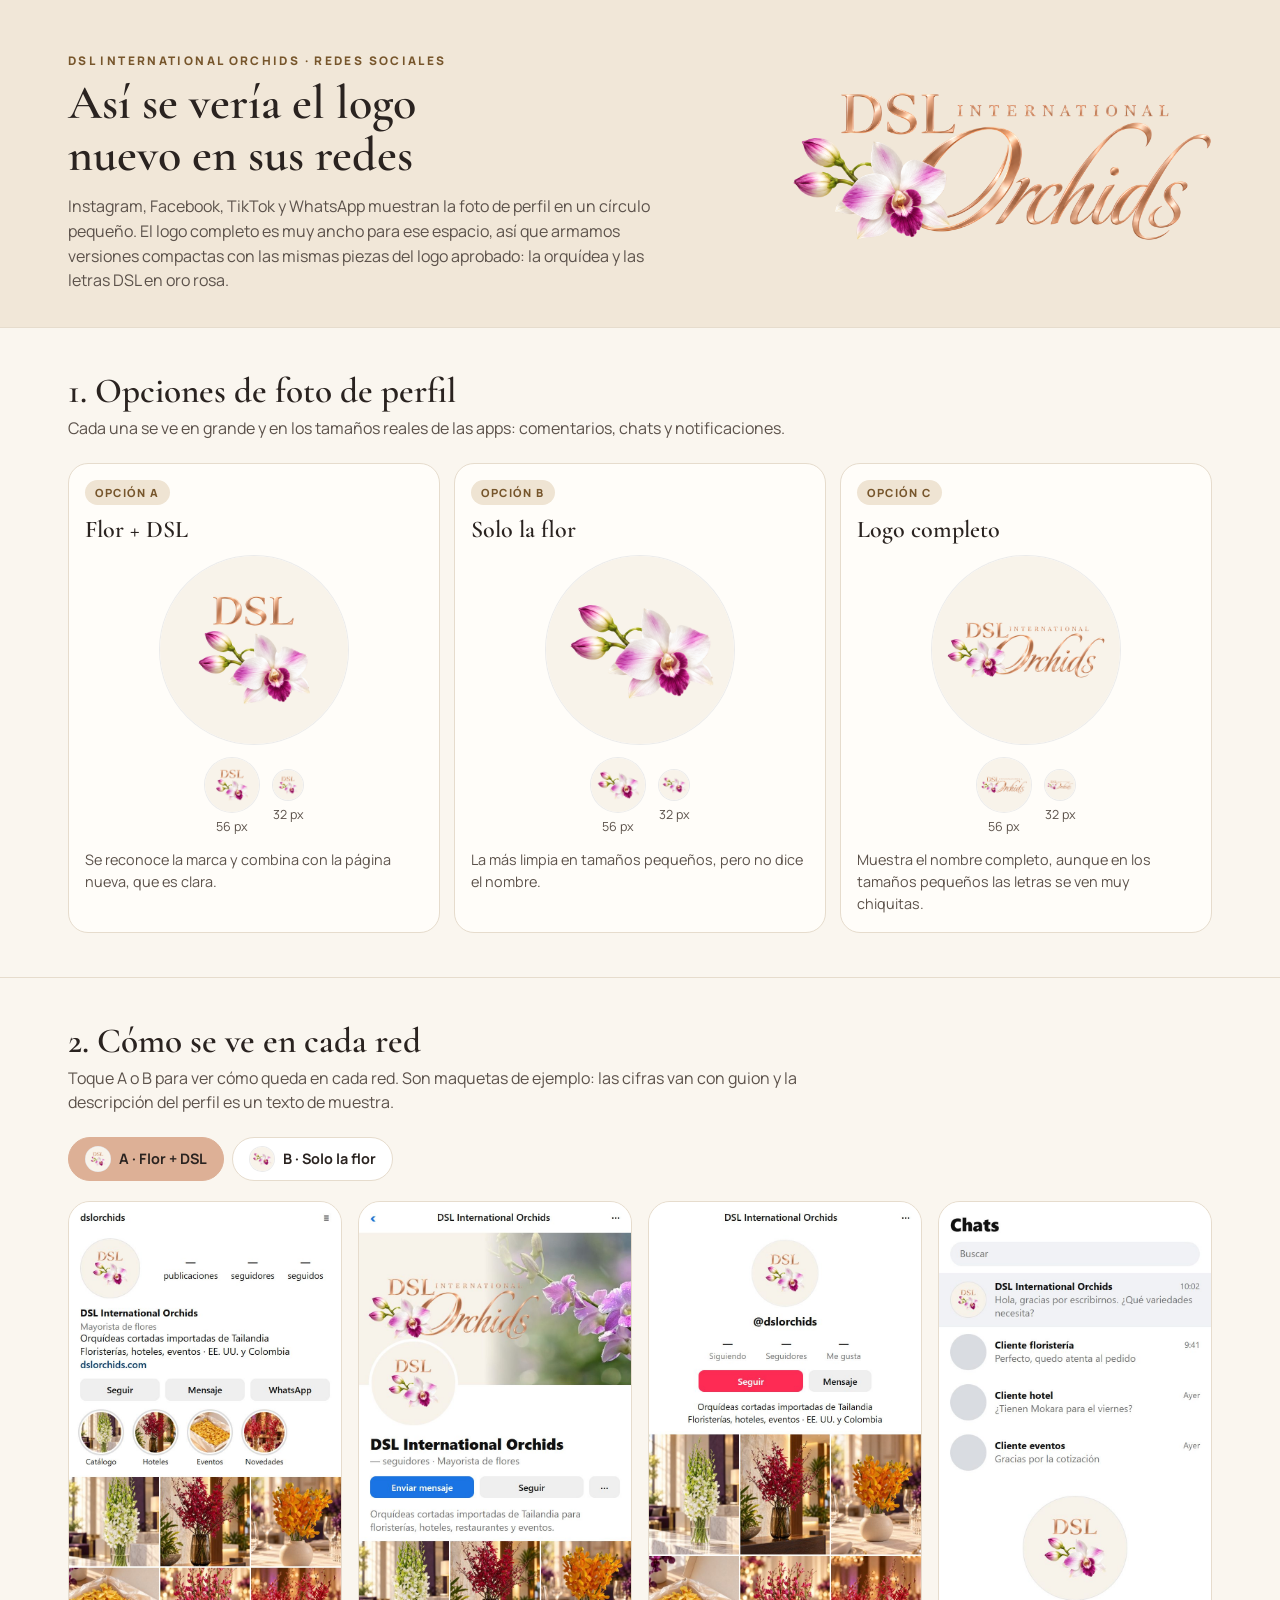
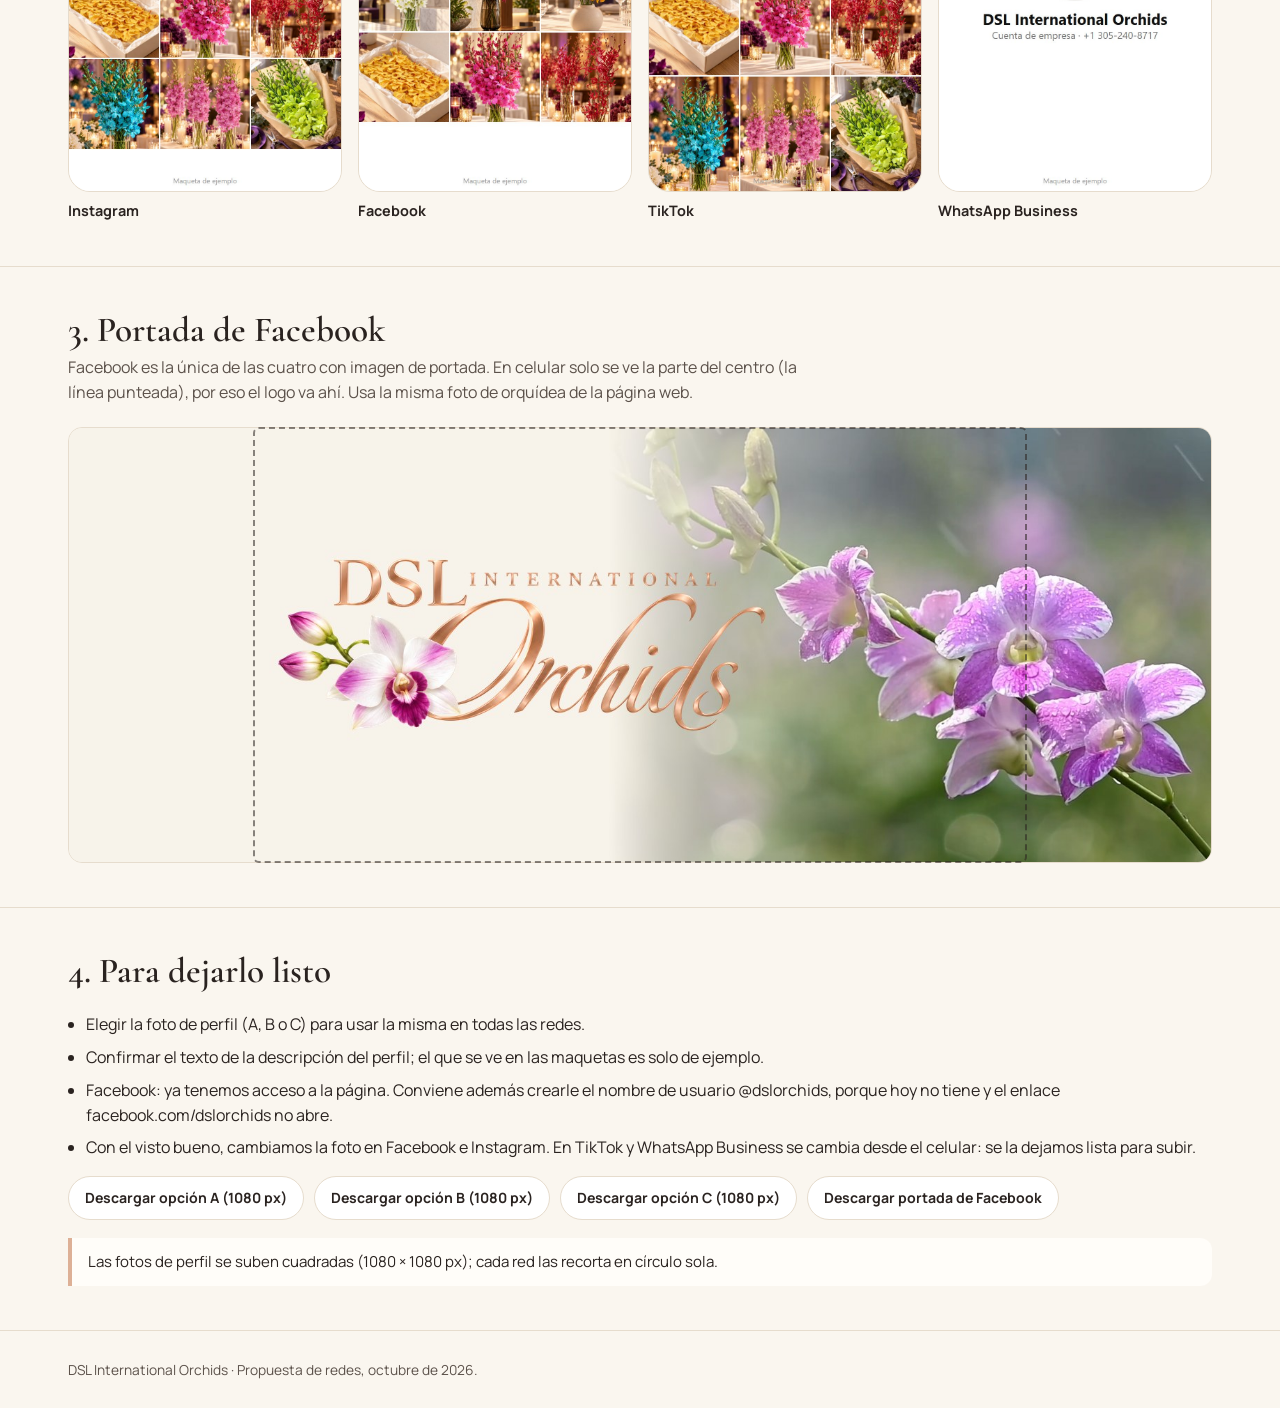
<file: redes/index.html>
<!doctype html>
<html lang="es">
<head>
<meta charset="utf-8">
<meta name="viewport" content="width=device-width, initial-scale=1, viewport-fit=cover">
<meta name="robots" content="noindex, nofollow">
<title>Logo en redes · DSL Orchids</title>
<link rel="icon" href="../marca-final/img/logo-dsl-oro-rosa.png">
<link rel="preconnect" href="https://fonts.googleapis.com">
<link rel="preconnect" href="https://fonts.gstatic.com" crossorigin>
<link rel="stylesheet" href="https://fonts.googleapis.com/css2?family=Cormorant+Garamond:ital,wght@0,500;0,600;1,500&family=Manrope:wght@400;600;700;800&display=swap">
<style>
  :root { --bg: #faf6ef; --surface: #fffdf9; --line: #e6dccd; --ink: #2a2320; --ink2: #5c524b; --oro: #ddb096; --cafe: #77562c;
    --display: "Cormorant Garamond", Georgia, serif; --body: "Manrope", system-ui, sans-serif; color-scheme: light; }
  * { box-sizing: border-box; }
  body { margin: 0; background: var(--bg); color: var(--ink); font-family: var(--body); font-size: 16px; line-height: 1.55; }
  h1, h2, h3 { font-family: var(--display); font-weight: 600; line-height: 1.08; margin: 0; text-wrap: balance; }
  p { margin: 0; }
  .wrap { max-width: 1180px; margin: 0 auto; padding-left: max(18px, env(safe-area-inset-left, 0px)); padding-right: max(18px, env(safe-area-inset-right, 0px)); }
  header { background: #f1e7d8; padding-block: 40px 34px; border-bottom: 1px solid var(--line); }
  header .wrap { display: grid; grid-template-columns: 1.3fr 1fr; gap: 28px; align-items: center; }
  .eb { font-size: .74rem; font-weight: 800; letter-spacing: .2em; text-transform: uppercase; color: var(--cafe); }
  header h1 { font-size: 3rem; margin-top: 8px; }
  header p { color: var(--ink2); margin-top: 12px; max-width: 60ch; }
  header img { width: 100%; max-width: 420px; justify-self: end; }
  section { padding-block: 44px; border-bottom: 1px solid var(--line); }
  .head { display: grid; gap: 6px; margin-bottom: 22px; max-width: 74ch; }
  h2 { font-size: 2.2rem; }
  .muted { color: var(--ink2); }
  .avatares { display: grid; grid-template-columns: repeat(3, minmax(0, 1fr)); gap: 14px; }
  .av { background: var(--surface); border: 1px solid var(--line); border-radius: 20px; padding: 16px; display: flex; flex-direction: column; gap: 12px; min-width: 0; }
  .av h3 { font-size: 1.5rem; }
  .tag { align-self: flex-start; font-size: .7rem; font-weight: 800; letter-spacing: .14em; text-transform: uppercase; padding: 4px 10px; border-radius: 99px; background: #efe4d3; color: var(--cafe); }
  .tag.reco { background: #e3efe6; color: #2f6a43; }
  .circ { border-radius: 50%; display: block; border: 1px solid rgba(0,0,0,.08); background: #fff; }
  .grande { width: 100%; max-width: 190px; aspect-ratio: 1; height: auto; margin: 0 auto; }
  .chicos { display: flex; align-items: center; gap: 12px; justify-content: center; font-size: .78rem; color: var(--ink2); }
  .chicos span { display: flex; flex-direction: column; align-items: center; gap: 4px; }
  .av p { font-size: .9rem; color: var(--ink2); }
  .pills { display: flex; flex-wrap: wrap; gap: 8px; margin-bottom: 20px; }
  .pills button { font: inherit; font-weight: 700; font-size: .9rem; min-height: 44px; padding: 8px 16px; border-radius: 99px; border: 1px solid var(--line); background: #fff; color: var(--ink); cursor: pointer; display: inline-flex; align-items: center; gap: 8px; }
  .pills button img { width: 26px; height: 26px; }
  .pills button[aria-pressed="true"] { background: var(--oro); border-color: var(--oro); }
  .redes { display: grid; grid-template-columns: repeat(4, minmax(0, 1fr)); gap: 16px; }
  figure { margin: 0; display: flex; flex-direction: column; gap: 8px; min-width: 0; }
  figcaption { font-size: .9rem; font-weight: 700; }
  .tel { width: 100%; height: auto; border-radius: 22px; border: 1px solid var(--line); display: block; cursor: zoom-in; background: #fff; }
  .portada { width: 100%; height: auto; border-radius: 14px; border: 1px solid var(--line); display: block; }
  .zona { position: relative; }
  .zona::after { content: ""; position: absolute; top: 0; bottom: 0; left: 16.2%; right: 16.2%; border: 2px dashed rgba(42,35,32,.55); border-radius: 6px; pointer-events: none; }
  ul.lista { margin: 0; padding-left: 1.1em; display: grid; gap: 8px; }
  .nota { border-left: 4px solid var(--oro); background: var(--surface); border-radius: 0 12px 12px 0; padding: 12px 16px; font-size: .94rem; margin-top: 18px; }
  .descargas { display: flex; flex-wrap: wrap; gap: 10px; margin-top: 16px; }
  .descargas a { display: inline-flex; align-items: center; min-height: 44px; padding: 8px 16px; border-radius: 99px; border: 1px solid var(--line); background: #fff; color: var(--ink); text-decoration: none; font-weight: 700; font-size: .88rem; }
  footer { padding-block: 28px; color: var(--ink2); font-size: .86rem; }
  .zoom { position: fixed; inset: 0; z-index: 100; background: rgba(20,14,16,.92); display: flex; align-items: flex-start; justify-content: center; overflow: auto; padding: max(60px, env(safe-area-inset-top, 0px)) 16px 20px; cursor: zoom-out; }
  .zoom[hidden] { display: none; }
  .zoom img { max-width: min(520px, 100%); height: auto; border-radius: 16px; }
  .zoom button { position: fixed; top: max(12px, env(safe-area-inset-top, 0px)); right: max(12px, env(safe-area-inset-right, 0px)); width: 46px; height: 46px; border-radius: 50%; border: 0; background: #fff; font-size: 26px; cursor: pointer; }
  body.sin-scroll { overflow: hidden; }
  @media (max-width: 1100px) { .redes { grid-template-columns: repeat(2, minmax(0, 1fr)); } }
  @media (max-width: 760px) { header .wrap { grid-template-columns: 1fr; } header img { justify-self: start; } header h1 { font-size: 2.4rem; } .avatares { grid-template-columns: repeat(3, minmax(0, 1fr)); } }
  @media (max-width: 520px) { .avatares { grid-template-columns: 1fr; } }
</style>
</head>
<body>
<header>
  <div class="wrap">
    <div>
      <p class="eb">DSL International Orchids · Redes sociales</p>
      <h1>Así se vería el logo nuevo en sus redes</h1>
      <p>Instagram, Facebook, TikTok y WhatsApp muestran la foto de perfil en un círculo pequeño. El logo completo es muy ancho para ese espacio, así que armamos versiones compactas con las mismas piezas del logo aprobado: la orquídea y las letras DSL en oro rosa.</p>
    </div>
    <img src="../marca-final/img/logo-dsl-oro-rosa.png" alt="Logo aprobado DSL International Orchids en oro rosa">
  </div>
</header>

<section>
  <div class="wrap">
    <div class="head">
      <h2>1. Opciones de foto de perfil</h2>
      <p class="muted">Cada una se ve en grande y en los tamaños reales de las apps: comentarios, chats y notificaciones.</p>
    </div>
    <div class="avatares">
      <article class="av">
        <span class="tag">Opción A</span>
        <h3>Flor + DSL</h3>
        <img class="circ grande" src="img/av-flor-dsl.png" alt="Opción A: orquídea y letras DSL en oro rosa sobre marfil">
        <div class="chicos"><span><img class="circ" src="img/av-flor-dsl.png" width="56" height="56" alt="">56 px</span><span><img class="circ" src="img/av-flor-dsl.png" width="32" height="32" alt="">32 px</span></div>
        <p>Se reconoce la marca y combina con la página nueva, que es clara.</p>
      </article>
      <article class="av">
        <span class="tag">Opción B</span>
        <h3>Solo la flor</h3>
        <img class="circ grande" src="img/av-flor.png" alt="Opción B: solo la orquídea del logo sobre marfil">
        <div class="chicos"><span><img class="circ" src="img/av-flor.png" width="56" height="56" alt="">56 px</span><span><img class="circ" src="img/av-flor.png" width="32" height="32" alt="">32 px</span></div>
        <p>La más limpia en tamaños pequeños, pero no dice el nombre.</p>
      </article>
      <article class="av">
        <span class="tag">Opción C</span>
        <h3>Logo completo</h3>
        <img class="circ grande" src="img/av-logo-completo.png" alt="Logo completo dentro del círculo: las letras quedan muy pequeñas">
        <div class="chicos"><span><img class="circ" src="img/av-logo-completo.png" width="56" height="56" alt="">56 px</span><span><img class="circ" src="img/av-logo-completo.png" width="32" height="32" alt="">32 px</span></div>
        <p>Muestra el nombre completo, aunque en los tamaños pequeños las letras se ven muy chiquitas.</p>
      </article>
    </div>
  </div>
</section>

<section>
  <div class="wrap">
    <div class="head">
      <h2>2. Cómo se ve en cada red</h2>
      <p class="muted">Toque A o B para ver cómo queda en cada red. Son maquetas de ejemplo: las cifras van con guion y la descripción del perfil es un texto de muestra.</p>
    </div>
    <div class="pills" role="group" aria-label="Foto de perfil">
      <button type="button" data-av="flor-dsl" aria-pressed="true"><img class="circ" src="img/av-flor-dsl.png" alt="">A · Flor + DSL</button>
      <button type="button" data-av="flor" aria-pressed="false"><img class="circ" src="img/av-flor.png" alt="">B · Solo la flor</button>
    </div>
    <div class="redes">
      <figure><img class="tel" data-red="instagram" src="img/instagram-flor-dsl.jpg" alt="Perfil de Instagram de ejemplo"><figcaption>Instagram</figcaption></figure>
      <figure><img class="tel" data-red="facebook" src="img/facebook-flor-dsl.jpg" alt="Página de Facebook de ejemplo"><figcaption>Facebook</figcaption></figure>
      <figure><img class="tel" data-red="tiktok" src="img/tiktok-flor-dsl.jpg" alt="Perfil de TikTok de ejemplo"><figcaption>TikTok</figcaption></figure>
      <figure><img class="tel" data-red="whatsapp" src="img/whatsapp-flor-dsl.jpg" alt="WhatsApp Business de ejemplo"><figcaption>WhatsApp Business</figcaption></figure>
    </div>
  </div>
</section>

<section>
  <div class="wrap">
    <div class="head">
      <h2>3. Portada de Facebook</h2>
      <p class="muted">Facebook es la única de las cuatro con imagen de portada. En celular solo se ve la parte del centro (la línea punteada), por eso el logo va ahí. Usa la misma foto de orquídea de la página web.</p>
    </div>
    <div class="zona"><img class="portada" src="img/portada-facebook.jpg" alt="Portada de Facebook con el logo en oro rosa y una vara de orquídea lila"></div>
  </div>
</section>

<section>
  <div class="wrap">
    <div class="head">
      <h2>4. Para dejarlo listo</h2>
    </div>
    <ul class="lista">
      <li>Elegir la foto de perfil (A, B o C) para usar la misma en todas las redes.</li>
      <li>Confirmar el texto de la descripción del perfil; el que se ve en las maquetas es solo de ejemplo.</li>
      <li>Facebook: ya tenemos acceso a la página. Conviene además crearle el nombre de usuario @dslorchids, porque hoy no tiene y el enlace facebook.com/dslorchids no abre.</li>
      <li>Con el visto bueno, cambiamos la foto en Facebook e Instagram. En TikTok y WhatsApp Business se cambia desde el celular: se la dejamos lista para subir.</li>
    </ul>
    <div class="descargas">
      <a href="img/descarga-avatar-flor-dsl-1080.png" download>Descargar opción A (1080 px)</a>
      <a href="img/descarga-avatar-flor-1080.png" download>Descargar opción B (1080 px)</a>
      <a href="img/descarga-avatar-logo-completo-1080.png" download>Descargar opción C (1080 px)</a>
      <a href="img/descarga-portada-facebook-1640x624.jpg" download>Descargar portada de Facebook</a>
    </div>
    <p class="nota">Las fotos de perfil se suben cuadradas (1080 × 1080 px); cada red las recorta en círculo sola.</p>
  </div>
</section>

<footer><div class="wrap">DSL International Orchids · Propuesta de redes, octubre de 2026.</div></footer>

<div class="zoom" hidden><button type="button" aria-label="Cerrar">×</button><img alt=""></div>
<script>
  const pills = document.querySelectorAll(".pills button");
  const tels = document.querySelectorAll(".tel");
  pills.forEach((b) => b.addEventListener("click", () => {
    pills.forEach((x) => x.setAttribute("aria-pressed", String(x === b)));
    tels.forEach((t) => { t.src = `img/${t.dataset.red}-${b.dataset.av}.jpg`; });
  }));
  const zoom = document.querySelector(".zoom");
  const zimg = zoom.querySelector("img");
  tels.forEach((t) => t.addEventListener("click", () => {
    zimg.src = t.src; zimg.alt = t.alt;
    zoom.hidden = false; zoom.scrollTop = 0; document.body.classList.add("sin-scroll");
  }));
  const cerrar = () => { zoom.hidden = true; document.body.classList.remove("sin-scroll"); };
  zoom.addEventListener("click", cerrar);
  document.addEventListener("keydown", (e) => { if (e.key === "Escape") cerrar(); });
</script>
</body>
</html>
</file>
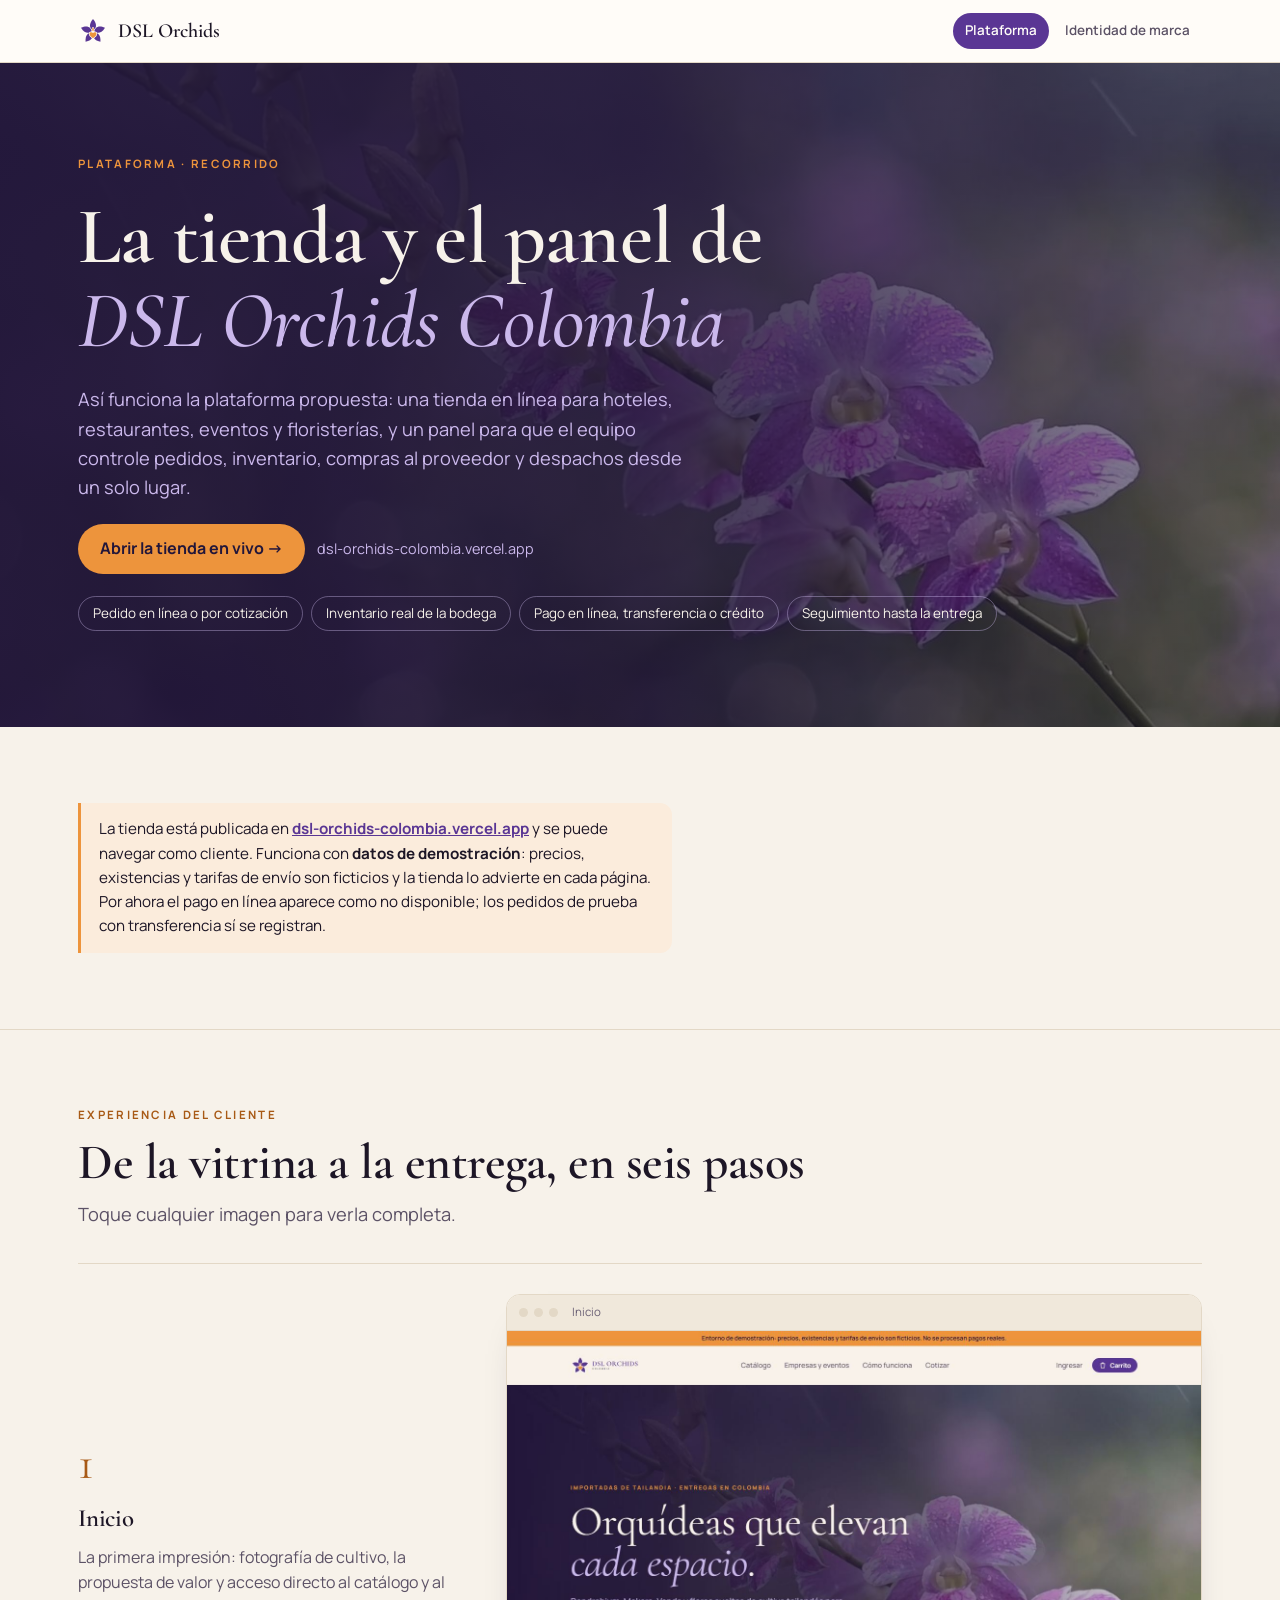
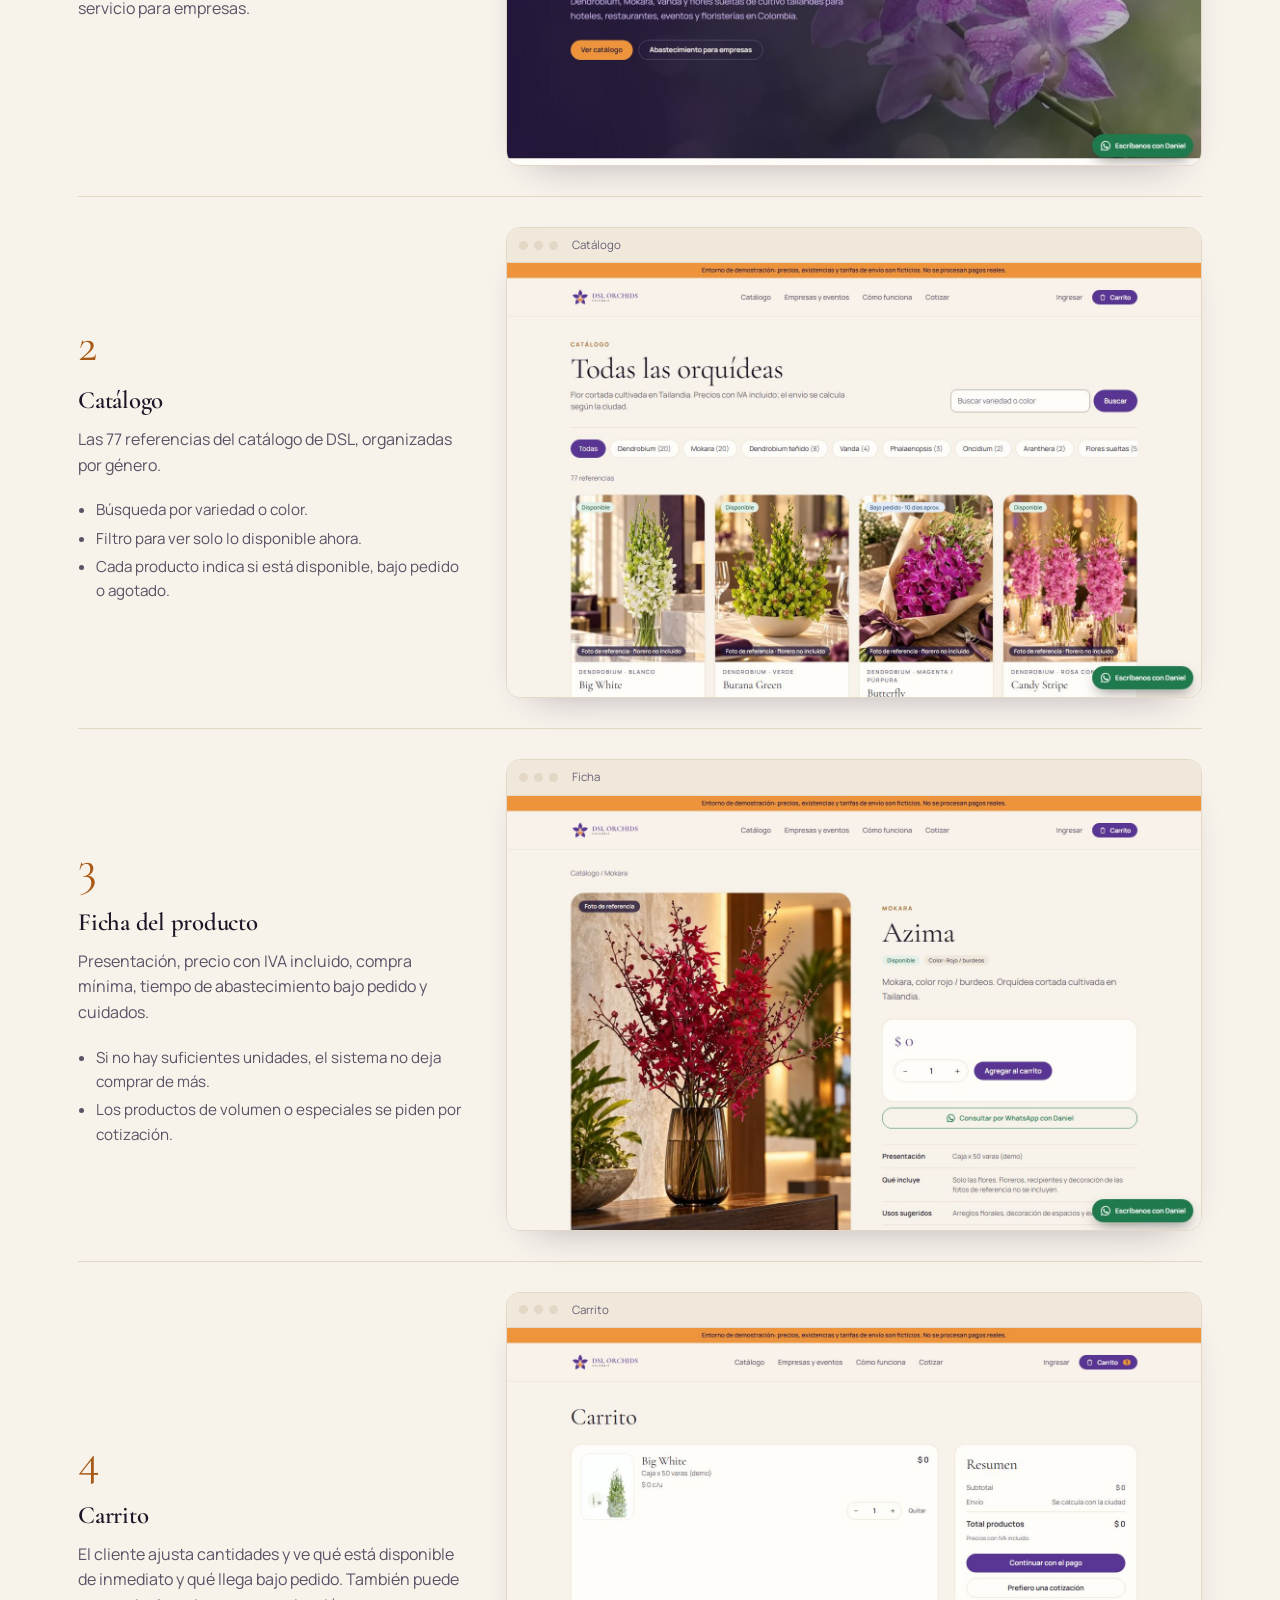
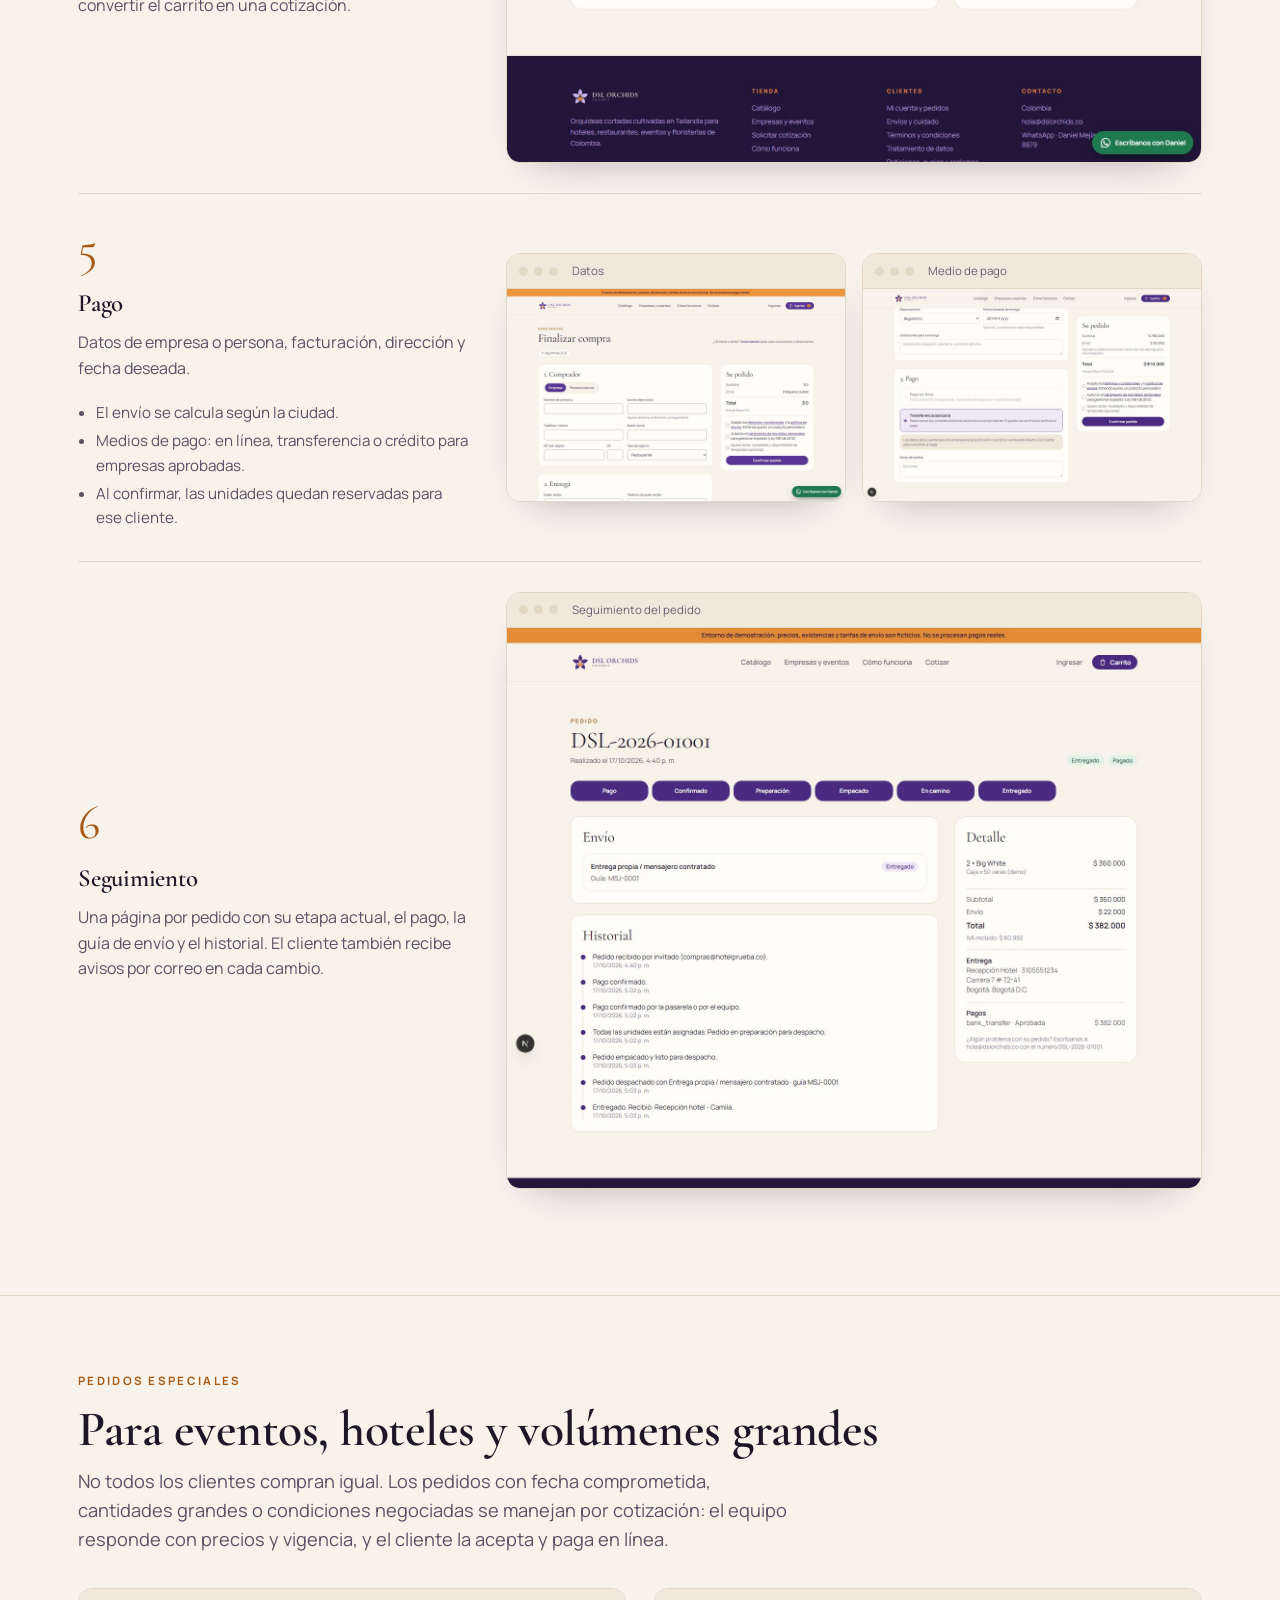
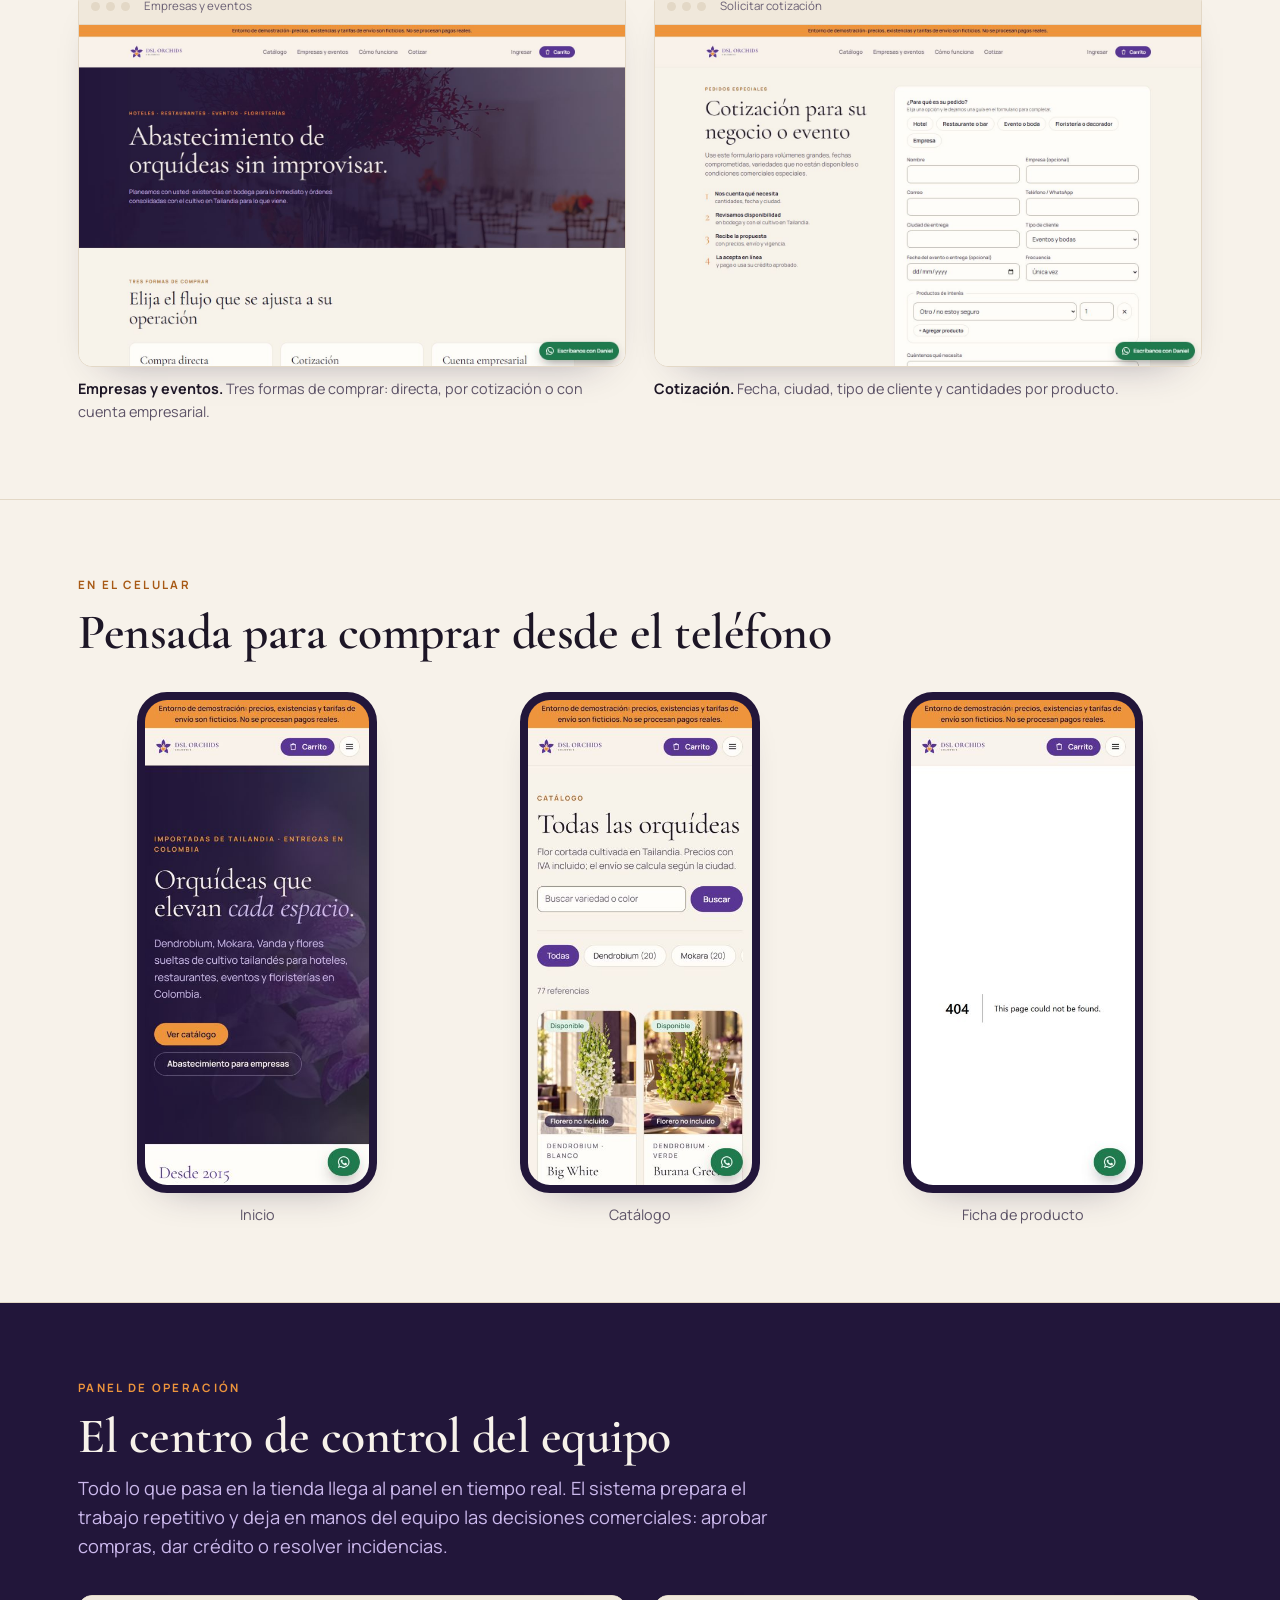
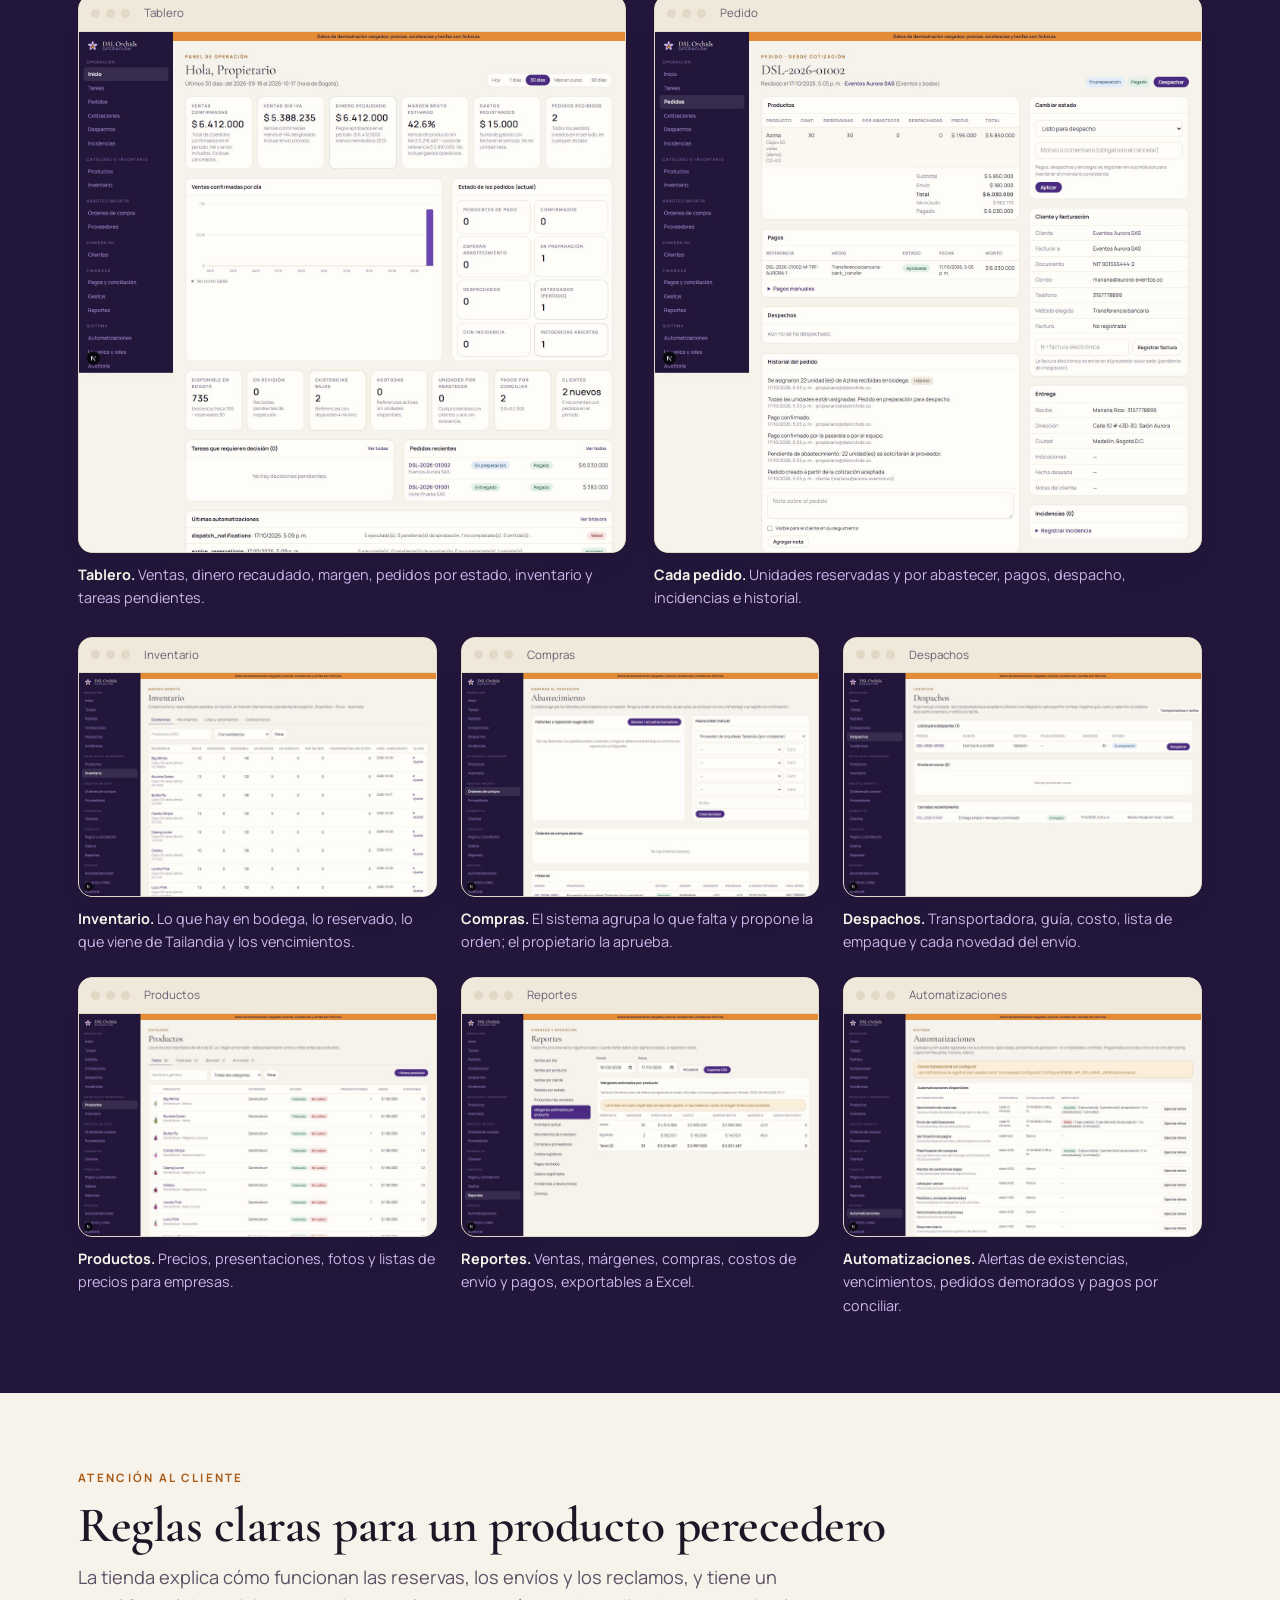
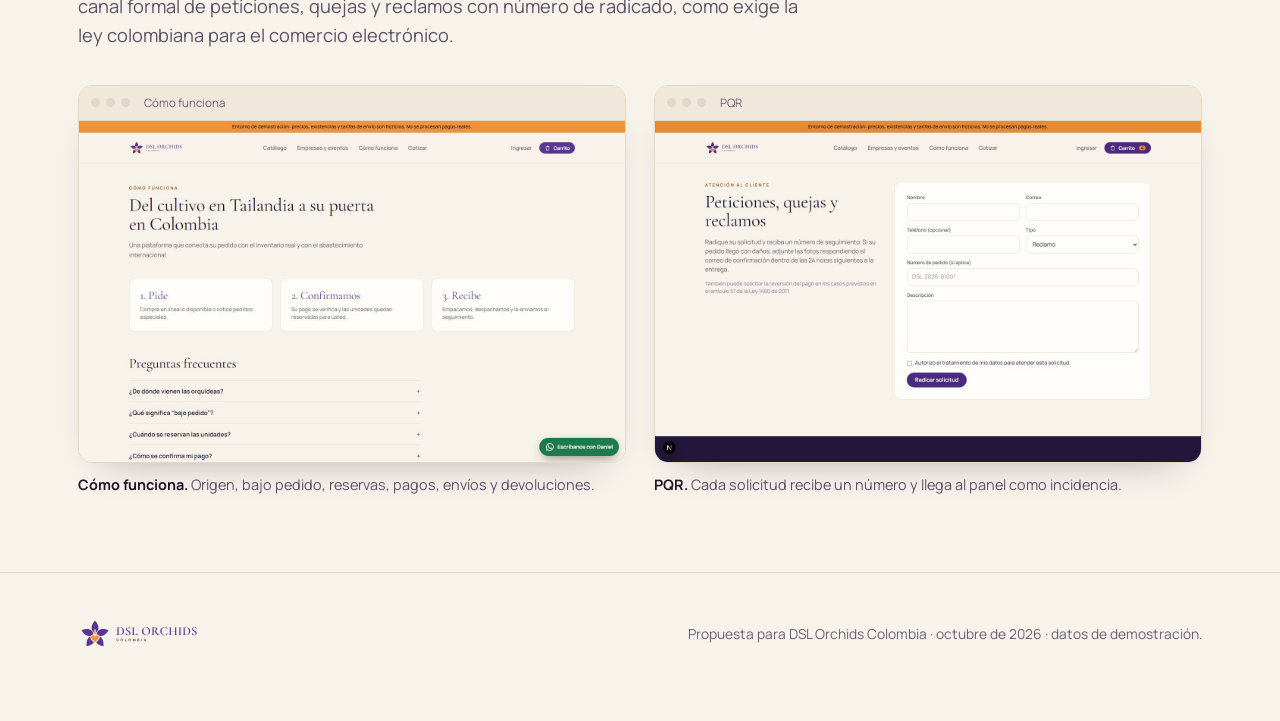
<file: web/index.html>
<!doctype html>
<html lang="es">
<head>
<meta charset="utf-8">
<meta name="viewport" content="width=device-width, initial-scale=1, viewport-fit=cover">
<meta name="robots" content="noindex, nofollow">
<title>Plataforma DSL Orchids Colombia</title>
<meta name="description" content="Recorrido de la tienda en línea y el panel de operación propuestos para DSL Orchids Colombia.">
<link rel="icon" href="../assets/marca/avatar-violeta.svg">
<link rel="preconnect" href="https://fonts.googleapis.com">
<link rel="preconnect" href="https://fonts.gstatic.com" crossorigin>
<link rel="stylesheet" href="https://fonts.googleapis.com/css2?family=Cormorant+Garamond:ital,wght@0,500;0,600;1,500&family=Manrope:wght@400;500;600;700&display=swap">
<link rel="stylesheet" href="../assets/css/estilo.css?v=20261018b">
</head>
<body>
<nav class="nav" aria-label="Páginas">
  <div class="wrap">
    <a class="brand" href="../"><img src="../assets/marca/isotipo-color.svg" alt=""><span>DSL Orchids</span></a>
    <ul>
      <li><a class="tab here" href="../web/" aria-current="page">Plataforma</a></li>
      <li><a class="tab" href="../marca/">Identidad de marca</a></li>
      <!-- <li><a class="tab" href="../operacion/">Qué se necesita</a></li> -->
    </ul>
  </div>
</nav>

<header class="hero">
  <img src="../assets/img/hero-orquidea.jpg" alt="">
  <div class="wrap">
    <p class="eyebrow">Plataforma · recorrido</p>
    <h1>La tienda y el panel de <em>DSL Orchids Colombia</em></h1>
    <p class="lead">Así funciona la plataforma propuesta: una tienda en línea para hoteles, restaurantes, eventos y floristerías, y un panel para que el equipo controle pedidos, inventario, compras al proveedor y despachos desde un solo lugar.</p>
    <div style="display:flex;flex-wrap:wrap;gap:12px;align-items:center">
      <a href="https://dsl-orchids-colombia.vercel.app" target="_blank" rel="noopener" style="display:inline-block;background:#ED943C;color:#22163A;font-weight:700;text-decoration:none;padding:12px 22px;border-radius:999px">Abrir la tienda en vivo →</a>
      <span style="color:#CBB8EC;font-size:.9rem">dsl-orchids-colombia.vercel.app</span>
    </div>
    <div class="chips">
      <span class="chip">Pedido en línea o por cotización</span>
      <span class="chip">Inventario real de la bodega</span>
      <span class="chip">Pago en línea, transferencia o crédito</span>
      <span class="chip">Seguimiento hasta la entrega</span>
    </div>
  </div>
</header>

<section>
  <div class="wrap">
    <p class="note">La tienda está publicada en <a href="https://dsl-orchids-colombia.vercel.app" target="_blank" rel="noopener"><b>dsl-orchids-colombia.vercel.app</b></a> y se puede navegar como cliente. Funciona con <b>datos de demostración</b>: precios, existencias y tarifas de envío son ficticios y la tienda lo advierte en cada página. Por ahora el pago en línea aparece como no disponible; los pedidos de prueba con transferencia sí se registran.</p>
  </div>
</section>

<section id="cliente">
  <div class="wrap">
    <div class="sec-head">
      <p class="eyebrow">Experiencia del cliente</p>
      <h2>De la vitrina a la entrega, en seis pasos</h2>
      <p class="lead">Toque cualquier imagen para verla completa.</p>
    </div>

    <div class="step">
      <div class="stack"><span class="n">1</span><h3>Inicio</h3><p class="muted">La primera impresión: fotografía de cultivo, la propuesta de valor y acceso directo al catálogo y al servicio para empresas.</p></div>
      <div class="browser"><div class="bar"><i></i><i></i><i></i><span>Inicio</span></div><button class="shot" data-cap="Inicio de la tienda"><img src="../assets/img/tienda-inicio.jpg" alt="Inicio de la tienda con una vara de Dendrobium lila" width="1440" height="900"></button></div>
    </div>
    <div class="step">
      <div class="stack"><span class="n">2</span><h3>Catálogo</h3><p class="muted">Las 77 referencias del catálogo de DSL, organizadas por género.</p><ul><li>Búsqueda por variedad o color.</li><li>Filtro para ver solo lo disponible ahora.</li><li>Cada producto indica si está disponible, bajo pedido o agotado.</li></ul></div>
      <div class="browser"><div class="bar"><i></i><i></i><i></i><span>Catálogo</span></div><button class="shot" data-cap="Catálogo"><img src="../assets/img/tienda-catalogo.jpg" alt="Catálogo de orquídeas con filtros" loading="lazy" width="1440" height="900"></button></div>
    </div>
    <div class="step">
      <div class="stack"><span class="n">3</span><h3>Ficha del producto</h3><p class="muted">Presentación, precio con IVA incluido, compra mínima, tiempo de abastecimiento bajo pedido y cuidados.</p><ul><li>Si no hay suficientes unidades, el sistema no deja comprar de más.</li><li>Los productos de volumen o especiales se piden por cotización.</li></ul></div>
      <div class="browser"><div class="bar"><i></i><i></i><i></i><span>Ficha</span></div><button class="shot" data-cap="Ficha del producto"><img src="../assets/img/tienda-ficha.jpg" alt="Ficha de producto Mokara Azima" loading="lazy" width="1440" height="900"></button></div>
    </div>
    <div class="step">
      <div class="stack"><span class="n">4</span><h3>Carrito</h3><p class="muted">El cliente ajusta cantidades y ve qué está disponible de inmediato y qué llega bajo pedido. También puede convertir el carrito en una cotización.</p></div>
      <div class="browser"><div class="bar"><i></i><i></i><i></i><span>Carrito</span></div><button class="shot" data-cap="Carrito"><img src="../assets/img/tienda-carrito.jpg" alt="Carrito con dos productos" loading="lazy" width="1440" height="900"></button></div>
    </div>
    <div class="step">
      <div class="stack"><span class="n">5</span><h3>Pago</h3><p class="muted">Datos de empresa o persona, facturación, dirección y fecha deseada.</p><ul><li>El envío se calcula según la ciudad.</li><li>Medios de pago: en línea, transferencia o crédito para empresas aprobadas.</li><li>Al confirmar, las unidades quedan reservadas para ese cliente.</li></ul></div>
      <div class="grid-2" style="gap:16px">
        <div class="browser"><div class="bar"><i></i><i></i><i></i><span>Datos</span></div><button class="shot" data-cap="Datos del comprador y entrega"><img src="../assets/img/tienda-checkout.jpg" alt="Formulario de pago con datos del comprador" loading="lazy" width="1440" height="900"></button></div>
        <div class="browser"><div class="bar"><i></i><i></i><i></i><span>Medio de pago</span></div><button class="shot" data-cap="Selección del medio de pago"><img src="../assets/img/tienda-checkout-pago.jpg" alt="Selección del medio de pago" loading="lazy" width="1440" height="900"></button></div>
      </div>
    </div>
    <div class="step">
      <div class="stack"><span class="n">6</span><h3>Seguimiento</h3><p class="muted">Una página por pedido con su etapa actual, el pago, la guía de envío y el historial. El cliente también recibe avisos por correo en cada cambio.</p></div>
      <div class="browser"><div class="bar"><i></i><i></i><i></i><span>Seguimiento del pedido</span></div><button class="shot" data-cap="Seguimiento del pedido"><img src="../assets/img/tienda-seguimiento.jpg" alt="Seguimiento del pedido con etapas" loading="lazy" width="1440" height="1500" style="max-height:560px;object-fit:cover;object-position:top"></button></div>
    </div>
  </div>
</section>

<section id="empresas">
  <div class="wrap">
    <div class="sec-head">
      <p class="eyebrow">Pedidos especiales</p>
      <h2>Para eventos, hoteles y volúmenes grandes</h2>
      <p class="lead">No todos los clientes compran igual. Los pedidos con fecha comprometida, cantidades grandes o condiciones negociadas se manejan por cotización: el equipo responde con precios y vigencia, y el cliente la acepta y paga en línea.</p>
    </div>
    <div class="grid-2">
      <figure><div class="browser"><div class="bar"><i></i><i></i><i></i><span>Empresas y eventos</span></div><button class="shot" data-cap="Empresas y eventos"><img src="../assets/img/tienda-empresas.jpg" alt="Página para empresas y eventos" loading="lazy" width="1440" height="900"></button></div><figcaption><b>Empresas y eventos.</b> Tres formas de comprar: directa, por cotización o con cuenta empresarial.</figcaption></figure>
      <figure><div class="browser"><div class="bar"><i></i><i></i><i></i><span>Solicitar cotización</span></div><button class="shot" data-cap="Solicitud de cotización"><img src="../assets/img/tienda-cotizacion.jpg" alt="Formulario de cotización" loading="lazy" width="1440" height="900"></button></div><figcaption><b>Cotización.</b> Fecha, ciudad, tipo de cliente y cantidades por producto.</figcaption></figure>
    </div>
  </div>
</section>

<section id="celular">
  <div class="wrap">
    <div class="sec-head">
      <p class="eyebrow">En el celular</p>
      <h2>Pensada para comprar desde el teléfono</h2>
    </div>
    <div class="grid-3">
      <figure><div class="phone"><button class="shot" data-cap="Inicio en celular"><img src="../assets/img/movil-inicio.jpg" alt="Inicio en celular" loading="lazy" width="390" height="844"></button></div><figcaption style="text-align:center">Inicio</figcaption></figure>
      <figure><div class="phone"><button class="shot" data-cap="Catálogo en celular"><img src="../assets/img/movil-catalogo.jpg" alt="Catálogo en celular" loading="lazy" width="390" height="844"></button></div><figcaption style="text-align:center">Catálogo</figcaption></figure>
      <figure><div class="phone"><button class="shot" data-cap="Ficha en celular"><img src="../assets/img/movil-ficha.jpg" alt="Ficha de producto en celular" loading="lazy" width="390" height="844"></button></div><figcaption style="text-align:center">Ficha de producto</figcaption></figure>
    </div>
  </div>
</section>

<section id="panel" class="band">
  <div class="wrap">
    <div class="sec-head">
      <p class="eyebrow">Panel de operación</p>
      <h2>El centro de control del equipo</h2>
      <p class="lead">Todo lo que pasa en la tienda llega al panel en tiempo real. El sistema prepara el trabajo repetitivo y deja en manos del equipo las decisiones comerciales: aprobar compras, dar crédito o resolver incidencias.</p>
    </div>
    <div class="grid-2">
      <figure><div class="browser"><div class="bar"><i></i><i></i><i></i><span>Tablero</span></div><button class="shot" data-cap="Tablero"><img src="../assets/img/panel-tablero.jpg" alt="Tablero con ventas, recaudo y margen" loading="lazy" width="1440" height="1466" style="max-height:520px;object-fit:cover;object-position:top"></button></div><figcaption style="color:var(--on-night-2)"><b style="color:var(--on-night)">Tablero.</b> Ventas, dinero recaudado, margen, pedidos por estado, inventario y tareas pendientes.</figcaption></figure>
      <figure><div class="browser"><div class="bar"><i></i><i></i><i></i><span>Pedido</span></div><button class="shot" data-cap="Detalle de un pedido"><img src="../assets/img/panel-pedido.jpg" alt="Detalle de un pedido" loading="lazy" width="1440" height="1400" style="max-height:520px;object-fit:cover;object-position:top"></button></div><figcaption style="color:var(--on-night-2)"><b style="color:var(--on-night)">Cada pedido.</b> Unidades reservadas y por abastecer, pagos, despacho, incidencias e historial.</figcaption></figure>
    </div>
    <div class="grid-3" style="margin-top:28px">
      <figure><div class="browser"><div class="bar"><i></i><i></i><i></i><span>Inventario</span></div><button class="shot" data-cap="Inventario"><img src="../assets/img/panel-inventario.jpg" alt="Inventario de la bodega" loading="lazy" width="1440" height="900"></button></div><figcaption style="color:var(--on-night-2)"><b style="color:var(--on-night)">Inventario.</b> Lo que hay en bodega, lo reservado, lo que viene de Tailandia y los vencimientos.</figcaption></figure>
      <figure><div class="browser"><div class="bar"><i></i><i></i><i></i><span>Compras</span></div><button class="shot" data-cap="Compras al proveedor"><img src="../assets/img/panel-abastecimiento.jpg" alt="Órdenes de compra al proveedor" loading="lazy" width="1440" height="900"></button></div><figcaption style="color:var(--on-night-2)"><b style="color:var(--on-night)">Compras.</b> El sistema agrupa lo que falta y propone la orden; el propietario la aprueba.</figcaption></figure>
      <figure><div class="browser"><div class="bar"><i></i><i></i><i></i><span>Despachos</span></div><button class="shot" data-cap="Despachos"><img src="../assets/img/panel-despachos.jpg" alt="Despachos" loading="lazy" width="1440" height="900"></button></div><figcaption style="color:var(--on-night-2)"><b style="color:var(--on-night)">Despachos.</b> Transportadora, guía, costo, lista de empaque y cada novedad del envío.</figcaption></figure>
      <figure><div class="browser"><div class="bar"><i></i><i></i><i></i><span>Productos</span></div><button class="shot" data-cap="Productos"><img src="../assets/img/panel-productos.jpg" alt="Productos" loading="lazy" width="1440" height="900"></button></div><figcaption style="color:var(--on-night-2)"><b style="color:var(--on-night)">Productos.</b> Precios, presentaciones, fotos y listas de precios para empresas.</figcaption></figure>
      <figure><div class="browser"><div class="bar"><i></i><i></i><i></i><span>Reportes</span></div><button class="shot" data-cap="Reportes"><img src="../assets/img/panel-reportes.jpg" alt="Reportes" loading="lazy" width="1440" height="900"></button></div><figcaption style="color:var(--on-night-2)"><b style="color:var(--on-night)">Reportes.</b> Ventas, márgenes, compras, costos de envío y pagos, exportables a Excel.</figcaption></figure>
      <figure><div class="browser"><div class="bar"><i></i><i></i><i></i><span>Automatizaciones</span></div><button class="shot" data-cap="Automatizaciones"><img src="../assets/img/panel-automatizaciones.jpg" alt="Automatizaciones" loading="lazy" width="1440" height="900"></button></div><figcaption style="color:var(--on-night-2)"><b style="color:var(--on-night)">Automatizaciones.</b> Alertas de existencias, vencimientos, pedidos demorados y pagos por conciliar.</figcaption></figure>
    </div>
  </div>
</section>

<section id="atencion">
  <div class="wrap">
    <div class="sec-head">
      <p class="eyebrow">Atención al cliente</p>
      <h2>Reglas claras para un producto perecedero</h2>
      <p class="lead">La tienda explica cómo funcionan las reservas, los envíos y los reclamos, y tiene un canal formal de peticiones, quejas y reclamos con número de radicado, como exige la ley colombiana para el comercio electrónico.</p>
    </div>
    <div class="grid-2">
      <figure><div class="browser"><div class="bar"><i></i><i></i><i></i><span>Cómo funciona</span></div><button class="shot" data-cap="Cómo funciona"><img src="../assets/img/tienda-como-funciona.jpg" alt="Página Cómo funciona con preguntas frecuentes" loading="lazy" width="1440" height="900"></button></div><figcaption><b>Cómo funciona.</b> Origen, bajo pedido, reservas, pagos, envíos y devoluciones.</figcaption></figure>
      <figure><div class="browser"><div class="bar"><i></i><i></i><i></i><span>PQR</span></div><button class="shot" data-cap="Peticiones, quejas y reclamos"><img src="../assets/img/tienda-pqr.jpg" alt="Formulario de peticiones, quejas y reclamos" loading="lazy" width="1440" height="900"></button></div><figcaption><b>PQR.</b> Cada solicitud recibe un número y llega al panel como incidencia.</figcaption></figure>
    </div>
  </div>
</section>

<footer>
  <div class="wrap">
    <img class="logo-light" src="../assets/marca/logo-horizontal-color.svg" alt="DSL Orchids Colombia" style="height:34px">
    <img class="logo-dark" src="../assets/marca/logo-horizontal-fondo-oscuro.svg" alt="DSL Orchids Colombia" style="height:34px">
    <p>Propuesta para DSL Orchids Colombia · octubre de 2026 · datos de demostración.</p>
  </div>
</footer>

<dialog id="visor" aria-label="Imagen ampliada"><button class="close" type="button">Cerrar</button><img alt=""><p></p></dialog>
<script src="../assets/js/visor.js"></script>
</body>
</html>
</file>
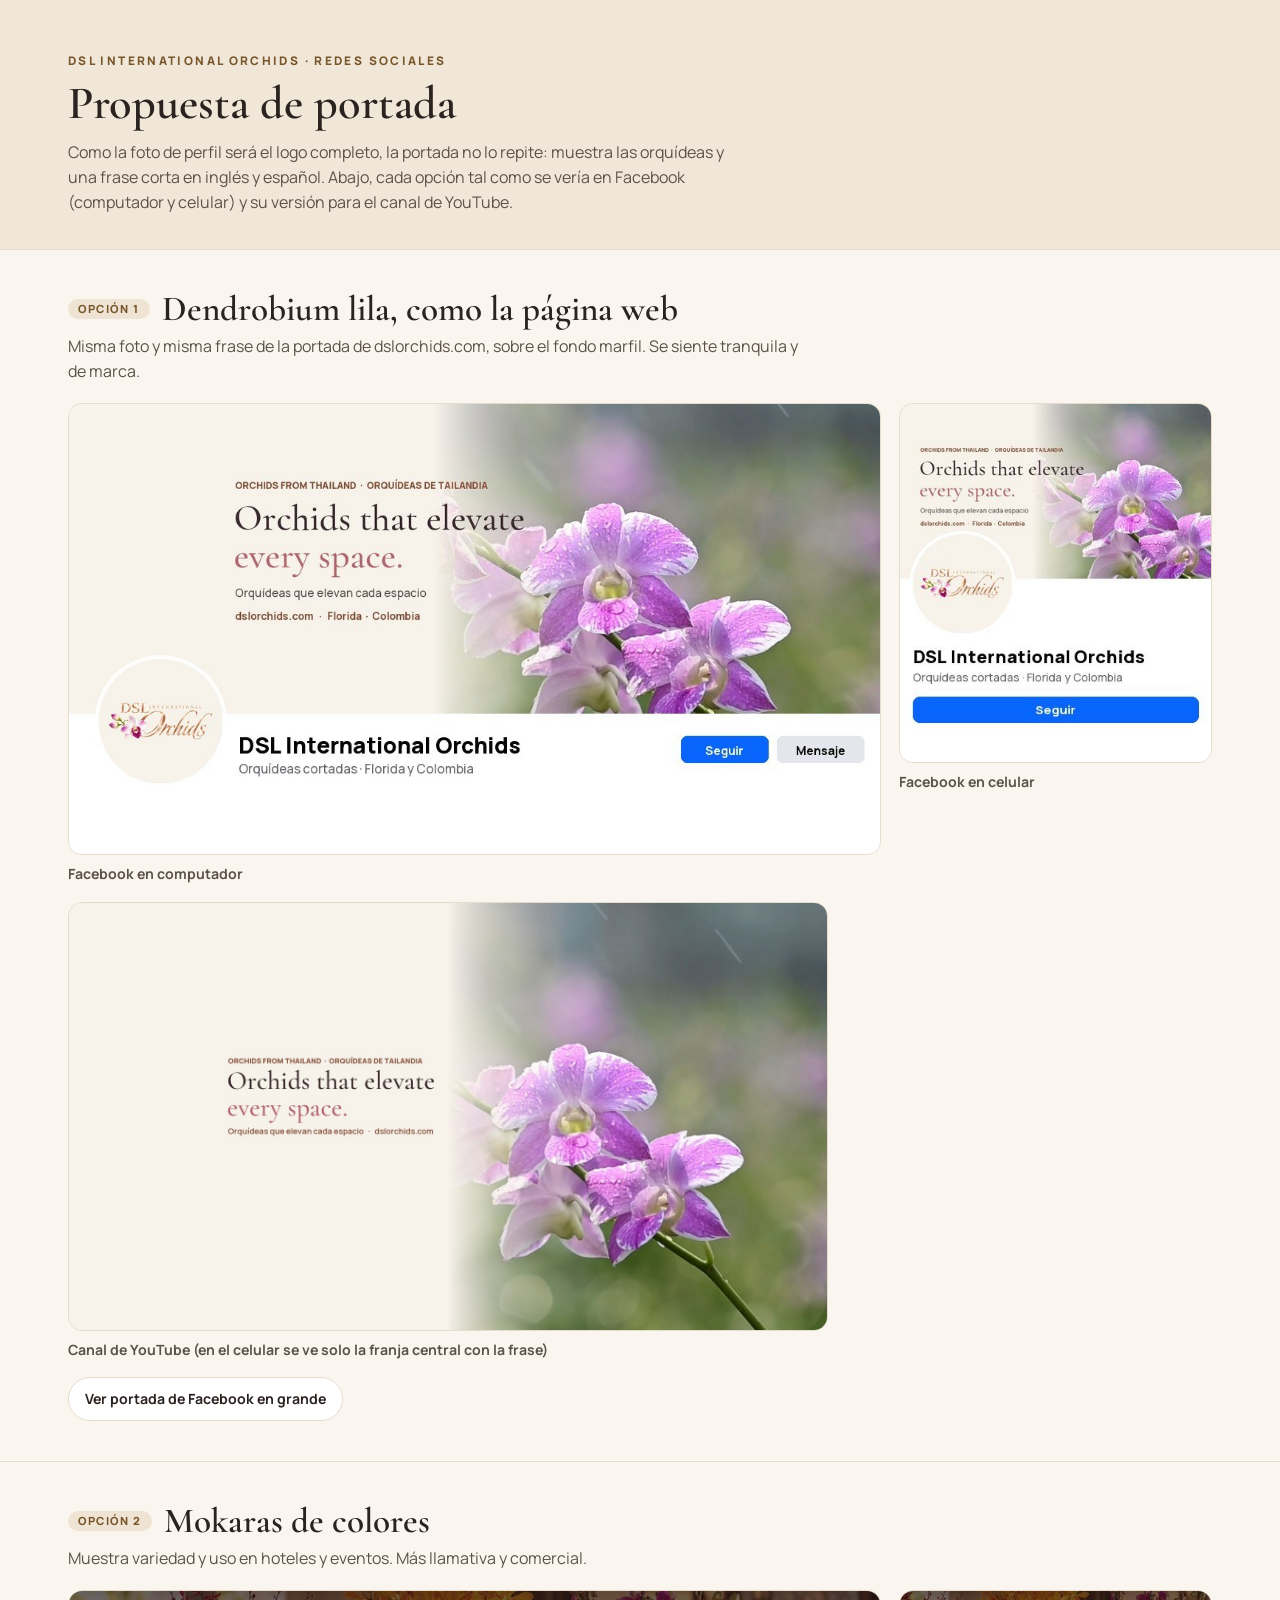
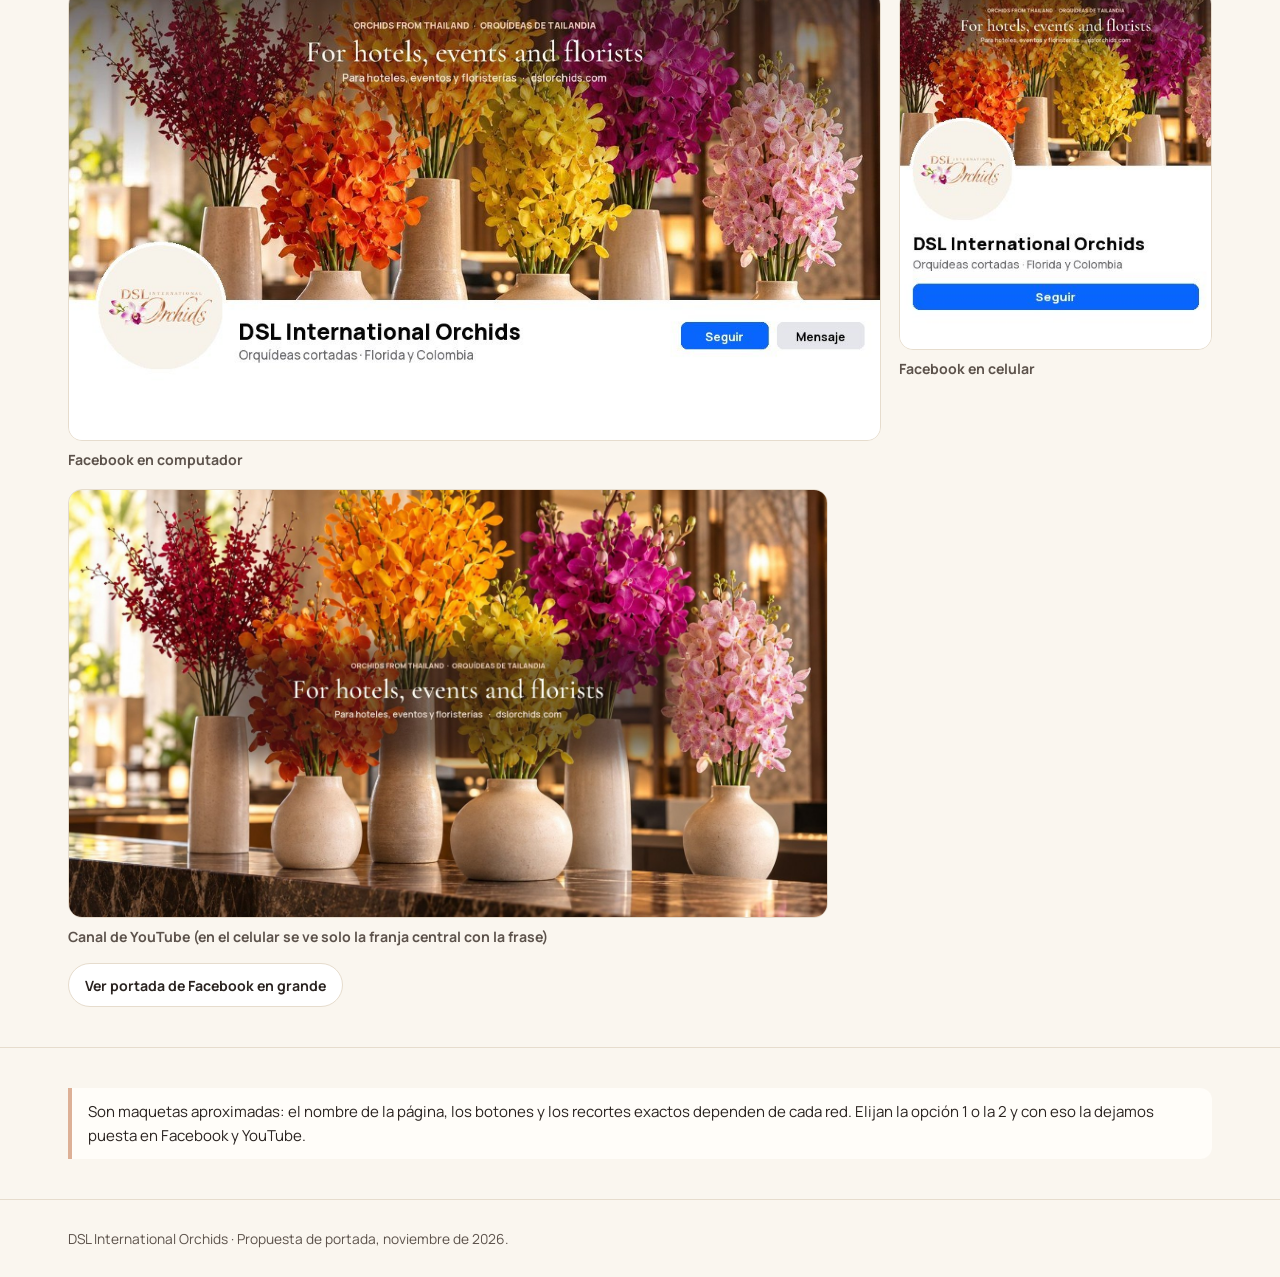
<file: redes/portada/index.html>
<!doctype html>
<html lang="es">
<head>
<meta charset="utf-8">
<meta name="viewport" content="width=device-width, initial-scale=1, viewport-fit=cover">
<meta name="robots" content="noindex, nofollow">
<title>Portadas para redes · DSL Orchids</title>
<link rel="icon" href="../../marca-final/img/logo-dsl-oro-rosa.png">
<link rel="preconnect" href="https://fonts.googleapis.com">
<link rel="preconnect" href="https://fonts.gstatic.com" crossorigin>
<link rel="stylesheet" href="https://fonts.googleapis.com/css2?family=Cormorant+Garamond:wght@500;600&family=Manrope:wght@400;600;700;800&display=swap">
<style>
  :root { --bg: #faf6ef; --surface: #fffdf9; --line: #e6dccd; --ink: #2a2320; --ink2: #5c524b; --oro: #ddb096; --cafe: #77562c;
    --display: "Cormorant Garamond", Georgia, serif; --body: "Manrope", system-ui, sans-serif; color-scheme: light; }
  * { box-sizing: border-box; }
  body { margin: 0; background: var(--bg); color: var(--ink); font-family: var(--body); font-size: 16px; line-height: 1.55; }
  h1, h2, h3 { font-family: var(--display); font-weight: 600; line-height: 1.08; margin: 0; text-wrap: balance; }
  p { margin: 0; }
  .wrap { max-width: 1180px; margin: 0 auto; padding-left: max(18px, env(safe-area-inset-left, 0px)); padding-right: max(18px, env(safe-area-inset-right, 0px)); }
  header { background: #f1e7d8; padding-block: 40px 34px; border-bottom: 1px solid var(--line); }
  .eb { font-size: .74rem; font-weight: 800; letter-spacing: .2em; text-transform: uppercase; color: var(--cafe); }
  header h1 { font-size: 2.9rem; margin-top: 8px; }
  header p { color: var(--ink2); margin-top: 12px; max-width: 68ch; }
  section { padding-block: 40px; border-bottom: 1px solid var(--line); }
  .head { display: grid; gap: 6px; margin-bottom: 20px; max-width: 74ch; }
  h2 { font-size: 2.2rem; display: flex; align-items: center; gap: 12px; flex-wrap: wrap; }
  .tag { font-family: var(--body); font-size: .7rem; font-weight: 800; letter-spacing: .14em; text-transform: uppercase; padding: 4px 10px; border-radius: 99px; background: #efe4d3; color: var(--cafe); }
  .muted { color: var(--ink2); }
  .fila { display: grid; grid-template-columns: minmax(0, 2.6fr) minmax(0, 1fr); gap: 18px; align-items: start; }
  figure { margin: 0; display: flex; flex-direction: column; gap: 8px; min-width: 0; }
  figure img { width: 100%; height: auto; display: block; border-radius: 14px; border: 1px solid var(--line); background: #fff; }
  figcaption { font-size: .88rem; font-weight: 700; color: var(--ink2); }
  .yt { margin-top: 18px; max-width: 760px; }
  .descargas { display: flex; flex-wrap: wrap; gap: 10px; margin-top: 16px; }
  .descargas a { display: inline-flex; align-items: center; min-height: 44px; padding: 8px 16px; border-radius: 99px; border: 1px solid var(--line); background: #fff; color: var(--ink); text-decoration: none; font-weight: 700; font-size: .88rem; }
  .nota { border-left: 4px solid var(--oro); background: var(--surface); border-radius: 0 12px 12px 0; padding: 12px 16px; font-size: .94rem; }
  footer { padding-block: 28px; color: var(--ink2); font-size: .86rem; }
  @media (max-width: 820px) { .fila { grid-template-columns: 1fr; } .fila figure:last-child { max-width: 390px; } header h1 { font-size: 2.3rem; } }
</style>
</head>
<body>
<header>
  <div class="wrap">
    <p class="eb">DSL International Orchids · Redes sociales</p>
    <h1>Propuesta de portada</h1>
    <p>Como la foto de perfil será el logo completo, la portada no lo repite: muestra las orquídeas y una frase corta en inglés y español. Abajo, cada opción tal como se vería en Facebook (computador y celular) y su versión para el canal de YouTube.</p>
  </div>
</header>

<section>
  <div class="wrap">
    <div class="head">
      <h2><span class="tag">Opción 1</span>Dendrobium lila, como la página web</h2>
      <p class="muted">Misma foto y misma frase de la portada de dslorchids.com, sobre el fondo marfil. Se siente tranquila y de marca.</p>
    </div>
    <div class="fila">
      <figure><img src="img/maqueta-facebook-pc-lila.jpg" alt="Página de Facebook en computador con la portada lila y el logo completo de foto de perfil"><figcaption>Facebook en computador</figcaption></figure>
      <figure><img src="img/maqueta-facebook-celular-lila.jpg" alt="Página de Facebook en celular con la portada lila"><figcaption>Facebook en celular</figcaption></figure>
    </div>
    <figure class="yt"><img src="img/youtube-lila-2560x1440.jpg" alt="Banner del canal de YouTube con la orquídea lila"><figcaption>Canal de YouTube (en el celular se ve solo la franja central con la frase)</figcaption></figure>
    <div class="descargas">
      <a href="img/facebook-lila-1640x624.jpg">Ver portada de Facebook en grande</a>
    </div>
  </div>
</section>

<section>
  <div class="wrap">
    <div class="head">
      <h2><span class="tag">Opción 2</span>Mokaras de colores</h2>
      <p class="muted">Muestra variedad y uso en hoteles y eventos. Más llamativa y comercial.</p>
    </div>
    <div class="fila">
      <figure><img src="img/maqueta-facebook-pc-colores.jpg" alt="Página de Facebook en computador con la portada de Mokaras de colores"><figcaption>Facebook en computador</figcaption></figure>
      <figure><img src="img/maqueta-facebook-celular-colores.jpg" alt="Página de Facebook en celular con la portada de Mokaras"><figcaption>Facebook en celular</figcaption></figure>
    </div>
    <figure class="yt"><img src="img/youtube-colores-2560x1440.jpg" alt="Banner del canal de YouTube con Mokaras de colores"><figcaption>Canal de YouTube (en el celular se ve solo la franja central con la frase)</figcaption></figure>
    <div class="descargas">
      <a href="img/facebook-colores-1640x624.jpg">Ver portada de Facebook en grande</a>
    </div>
  </div>
</section>

<section>
  <div class="wrap">
    <p class="nota">Son maquetas aproximadas: el nombre de la página, los botones y los recortes exactos dependen de cada red. Elijan la opción 1 o la 2 y con eso la dejamos puesta en Facebook y YouTube.</p>
  </div>
</section>

<footer><div class="wrap">DSL International Orchids · Propuesta de portada, noviembre de 2026.</div></footer>
</body>
</html>
</file>
<file: assets/css/estilo.css>
/* DSL Orchids Colombia · páginas de presentación
   Layout: documento editorial con navegación fija; secciones que alternan marfil y violeta noche. */
:root{
  --bg:#F7F2EA; --surface:#FFFDF9; --surface-2:#F0E8DB; --line:#E3D8C6;
  --ink:#1D1626; --ink-2:#5C5266; --ink-3:#6B6175;
  --accent:#5A3694; --accent-soft:#EFE8F7;
  --saffron:#ED943C; --saffron-ink:#A85A16; --saffron-soft:#FBECDC;
  --ok:#2C6A4C; --ok-soft:#E3F1E9; --warn:#8F5410; --warn-soft:#FBEFDC; --bad:#A12F29; --bad-soft:#F9E3E1;
  --night:#22163A; --on-night:#F7F2EA; --on-night-2:#CBB8EC;
  --display:"Cormorant Garamond", Georgia, "Times New Roman", serif;
  --body:"Manrope", system-ui, -apple-system, "Segoe UI", sans-serif;
  --shadow:0 18px 40px -28px rgba(34,22,58,.45);
  color-scheme:light;
}
@media (prefers-color-scheme: dark){ :root{
  --bg:#17101F; --surface:#21182D; --surface-2:#2A1F38; --line:#3A2E4A;
  --ink:#F3EDF8; --ink-2:#C7BCD3; --ink-3:#9A8FA8;
  --accent:#CBB8EC; --accent-soft:#33264A;
  --saffron:#EFA35A; --saffron-ink:#F0B57A; --saffron-soft:#3A2A1B;
  --ok:#8FD1AE; --ok-soft:#1E3329; --warn:#F0C27A; --warn-soft:#3A2E1A; --bad:#F2A49E; --bad-soft:#3D2120;
  --night:#0F0A16; --shadow:0 18px 40px -28px rgba(0,0,0,.8); color-scheme:dark }}

*{box-sizing:border-box}
html{scroll-behavior:smooth;scroll-padding-top:76px}
@media (prefers-reduced-motion:reduce){html{scroll-behavior:auto}}
body{margin:0;background:var(--bg);color:var(--ink);font:16px/1.6 var(--body);-webkit-font-smoothing:antialiased}
img{max-width:100%}
.wrap{max-width:1160px;margin:0 auto;padding-left:max(18px,env(safe-area-inset-left,0px));padding-right:max(18px,env(safe-area-inset-right,0px))}
h1,h2,h3{font-family:var(--display);font-weight:600;line-height:1.05;letter-spacing:-.01em;text-wrap:balance;margin:0}
h1{font-size:clamp(2.7rem,6.4vw,5rem)}
h2{font-size:clamp(2.1rem,4vw,3.1rem)}
h3{font-size:1.55rem}
p{margin:0;max-width:66ch}
a{color:var(--accent)}
:focus-visible{outline:2px solid var(--accent);outline-offset:2px;border-radius:4px}
.eyebrow{font-size:.72rem;font-weight:700;letter-spacing:.2em;text-transform:uppercase;color:var(--saffron-ink)}
.lead{font-size:1.14rem;color:var(--ink-2)}
.muted{color:var(--ink-2)}
.stack{display:flex;flex-direction:column;gap:14px}

/* Navegación */
.nav{position:sticky;top:0;z-index:30;background:color-mix(in srgb,var(--surface) 92%,transparent);backdrop-filter:blur(10px);border-bottom:1px solid var(--line)}
.nav .wrap{display:flex;align-items:center;gap:18px;min-height:62px}
.brand{display:flex;align-items:center;gap:10px;text-decoration:none;color:var(--ink);font-family:var(--display);font-size:1.25rem;font-weight:600;white-space:nowrap}
.brand img{width:30px;height:30px}
.brand{min-height:40px;min-width:40px}
.nav ul{display:flex;gap:4px;list-style:none;margin:0 0 0 auto;padding:0;overflow-x:auto;scrollbar-width:none;min-width:0}
.nav ul::-webkit-scrollbar{display:none}
.nav a.tab{display:block;padding:7px 12px;border-radius:999px;font-size:.84rem;font-weight:600;color:var(--ink-2);text-decoration:none;white-space:nowrap}
.nav a.tab:hover{background:var(--accent-soft);color:var(--accent)}
.nav a.tab.here{background:var(--accent);color:var(--surface)}

section{padding-block:76px;border-bottom:1px solid var(--line)}
.sec-head{display:flex;flex-direction:column;gap:12px;margin-bottom:34px}
.band{background:var(--night);color:var(--on-night);border-bottom:0}
.band .eyebrow{color:var(--saffron)}
.band .lead,.band .muted{color:var(--on-night-2)}

/* Portada */
.hero{position:relative;isolation:isolate;overflow:hidden;background:var(--night);color:var(--on-night)}
.hero > img{position:absolute;inset:0;width:100%;height:100%;object-fit:cover;object-position:65% center;z-index:-2;opacity:.85}
.hero::after{content:"";position:absolute;inset:0;z-index:-1;background:linear-gradient(90deg,rgba(34,22,58,.96) 0%,rgba(34,22,58,.86) 50%,rgba(34,22,58,.4) 100%)}
@media (max-width:760px){.hero::after{background:linear-gradient(180deg,rgba(34,22,58,.9) 0%,rgba(34,22,58,.84) 100%)}}
.hero .wrap{padding-block:92px 96px;display:flex;flex-direction:column;gap:22px}
.hero .eyebrow{color:var(--saffron)}
.hero .lead{color:var(--on-night-2);max-width:56ch}
.hero h1 em{font-style:italic;color:var(--on-night-2);font-weight:500}
.chips{display:flex;flex-wrap:wrap;gap:8px}
.chip{border:1px solid rgba(203,184,236,.4);border-radius:999px;padding:6px 14px;font-size:.84rem;color:var(--on-night)}

/* Marcos */
.browser{border-radius:14px;overflow:hidden;border:1px solid var(--line);background:var(--surface);box-shadow:var(--shadow)}
.browser .bar{display:flex;align-items:center;gap:6px;padding:8px 12px;background:var(--surface-2);border-bottom:1px solid var(--line);font-size:.72rem;color:var(--ink-3)}
.browser .bar i{width:9px;height:9px;border-radius:50%;background:var(--line)}
.browser .bar span{margin-left:8px;white-space:nowrap;overflow:hidden;text-overflow:ellipsis}
button.shot{display:block;width:100%;padding:0;border:0;background:none;cursor:zoom-in}
button.shot img{display:block;width:100%;height:auto}
.phone{border:8px solid var(--night);border-radius:30px;overflow:hidden;background:var(--night);box-shadow:var(--shadow);max-width:240px;margin:0 auto}
figure{margin:0;display:flex;flex-direction:column;gap:10px;min-width:0}
figcaption{font-size:.9rem;color:var(--ink-2)}
figcaption b{color:var(--ink)}

.grid-2{display:grid;grid-template-columns:repeat(2,minmax(0,1fr));gap:28px}
.grid-3{display:grid;grid-template-columns:repeat(3,minmax(0,1fr));gap:24px}
.grid-4{display:grid;grid-template-columns:repeat(4,minmax(0,1fr));gap:14px}
.grid-2 > *,.grid-3 > *,.grid-4 > *{min-width:0}

/* Pasos del recorrido */
.step{display:grid;grid-template-columns:minmax(0,.9fr) minmax(0,1.6fr);gap:36px;align-items:center;padding-block:30px;border-top:1px solid var(--line)}
.step:first-of-type{border-top:0;padding-top:0}
.step .n{font-family:var(--display);font-size:3rem;line-height:1;color:var(--saffron-ink)}
.step h3{margin-top:4px}
.step ul{margin:6px 0 0;padding-left:1.1rem;color:var(--ink-2);font-size:.95rem;display:flex;flex-direction:column;gap:4px}

/* Tablas */
.tbl{overflow-x:auto;border:1px solid var(--line);border-radius:14px;background:var(--surface)}
table{width:100%;border-collapse:collapse;font-size:.92rem}
th{text-align:left;font-size:.7rem;font-weight:700;letter-spacing:.08em;text-transform:uppercase;color:var(--ink-3);padding:11px 14px;border-bottom:1px solid var(--line);background:var(--surface-2);white-space:nowrap}
td{padding:11px 14px;border-bottom:1px solid var(--line);vertical-align:top}
tr:last-child td{border-bottom:0}
td.n{text-align:right;white-space:nowrap;font-variant-numeric:tabular-nums}
.pill{display:inline-block;padding:2px 10px;border-radius:999px;font-size:.74rem;font-weight:700;white-space:nowrap}
.pill.ok{background:var(--ok-soft);color:var(--ok)} .pill.warn{background:var(--warn-soft);color:var(--warn)} .pill.bad{background:var(--bad-soft);color:var(--bad)} .pill.info{background:var(--accent-soft);color:var(--accent)}

.card{border:1px solid var(--line);border-radius:18px;background:var(--surface);padding:24px 26px;display:flex;flex-direction:column;gap:12px}
.card h3{font-size:1.45rem}
.list{margin:0;padding-left:1.15rem;display:flex;flex-direction:column;gap:8px}
.list li{max-width:72ch}
.checklist{list-style:none;margin:0;padding:0;display:flex;flex-direction:column;gap:10px}
.checklist li{display:grid;grid-template-columns:22px 1fr;gap:10px;align-items:start}
.checklist li::before{content:"";width:18px;height:18px;margin-top:3px;border:2px solid var(--accent);border-radius:5px}
.note{border-left:3px solid var(--saffron);background:var(--saffron-soft);padding:14px 18px;border-radius:0 12px 12px 0;font-size:.95rem;color:var(--ink)}
.who{font-size:.74rem;font-weight:700;letter-spacing:.08em;text-transform:uppercase;color:var(--ink-3)}

/* Flujo horizontal */
.flow{display:grid;grid-template-columns:repeat(6,minmax(0,1fr));gap:10px;counter-reset:f}
.flow li{list-style:none;background:var(--surface);border:1px solid var(--line);border-radius:16px;padding:16px;display:flex;flex-direction:column;gap:6px;position:relative}
.flow li b{font-family:var(--display);font-size:1.25rem;line-height:1.1}
.flow li span{font-size:.82rem;color:var(--ink-2)}
.flow li .who{margin-top:auto;padding-top:6px}
.flow{margin:0;padding:0}

/* Marca */
.tile{display:flex;flex-direction:column;align-items:center;justify-content:center;gap:10px;min-height:180px;padding:24px;border-radius:16px;border:1px solid #E3D8C6;background:#FFFFFF}
.tile.dark{background:#22163A;border-color:#22163A}
.tile.cream{background:#F7F2EA}
.tile img{max-height:120px;max-width:100%}
.tile small{font-size:.78rem;color:#6E6478;text-align:center;max-width:32ch}
.tile.dark small{color:#CBB8EC}
.swatches{display:grid;grid-template-columns:repeat(6,minmax(0,1fr));gap:12px}
.sw{border-radius:14px;overflow:hidden;border:1px solid var(--line);background:var(--surface)}
.sw i{display:block;height:92px}
.sw p{padding:10px 12px;font-size:.8rem;color:var(--ink-2)}
.sw p b{display:block;color:var(--ink);font-size:.9rem}
.option{position:relative}
.option .badge{position:absolute;top:14px;left:14px;font-family:var(--display);font-size:1.6rem;font-weight:600;color:#5A3694;background:#FFFFFF;border:1px solid #E3D8C6;width:42px;height:42px;border-radius:50%;display:flex;align-items:center;justify-content:center}

footer{padding-block:44px 70px;color:var(--ink-3);font-size:.86rem}
footer .wrap{display:flex;flex-wrap:wrap;gap:18px;align-items:center;justify-content:space-between}
.logo-dark{display:none}
@media (prefers-color-scheme: dark){.logo-light{display:none}.logo-dark{display:block}}

dialog{border:0;padding:0;background:transparent;max-width:min(1400px,96vw);max-height:94vh}
dialog::backdrop{background:rgba(15,10,22,.86)}
dialog img{display:block;max-width:100%;max-height:86vh;margin:0 auto;border-radius:10px}
dialog .close{position:absolute;top:8px;right:8px;background:#FFFDF9;color:#1D1626;border:1px solid #E3D8C6;border-radius:999px;padding:6px 14px;font:600 .85rem var(--body);cursor:pointer}
dialog p{color:#F3EDF8;text-align:center;font-size:.88rem;margin:8px auto 0}

@media (max-width:960px){
  .grid-2,.step{grid-template-columns:1fr}
  .grid-3{grid-template-columns:repeat(2,minmax(0,1fr))}
  .grid-4{grid-template-columns:repeat(2,minmax(0,1fr))}
  .flow{grid-template-columns:repeat(2,minmax(0,1fr))}
  .swatches{grid-template-columns:repeat(3,minmax(0,1fr))}
}
@media (max-width:560px){
  .grid-3,.flow{grid-template-columns:1fr}
  section{padding-block:56px}
  .brand span{display:none}
  .hero .wrap{padding-block:64px 70px}
}

/* Tablas y tarjetas dentro de franjas oscuras conservan su texto oscuro */
.band .tbl,.band .card{color:var(--ink)}
.band .tbl .muted,.band .card .muted{color:var(--ink-2)}

.alert.alert-ok{background:var(--ok-soft);border-color:var(--ok)} .alert.alert-ok b{color:var(--ok)}

/* Celular: menú sin pestañas cortadas y tablas como fichas apiladas (sin desplazamiento lateral) */
@media (max-width:560px){
  .nav .wrap{gap:10px}
  .nav ul{gap:2px}
  .nav a.tab{padding:6px 7px;font-size:.76rem}
}
@media (max-width:600px){
  .tbl{overflow-x:visible}
  .tbl table,.tbl tbody,.tbl tr,.tbl td{display:block;width:100%}
  .tbl thead{display:none}
  .tbl tr{padding:12px 14px;border-bottom:1px solid var(--line)}
  .tbl tr:last-child{border-bottom:0}
  .tbl td{padding:3px 0;border:0;text-align:left}
  .tbl td:first-child{font-weight:600}
  .tbl td.n{text-align:left;white-space:normal}
}
</file>
